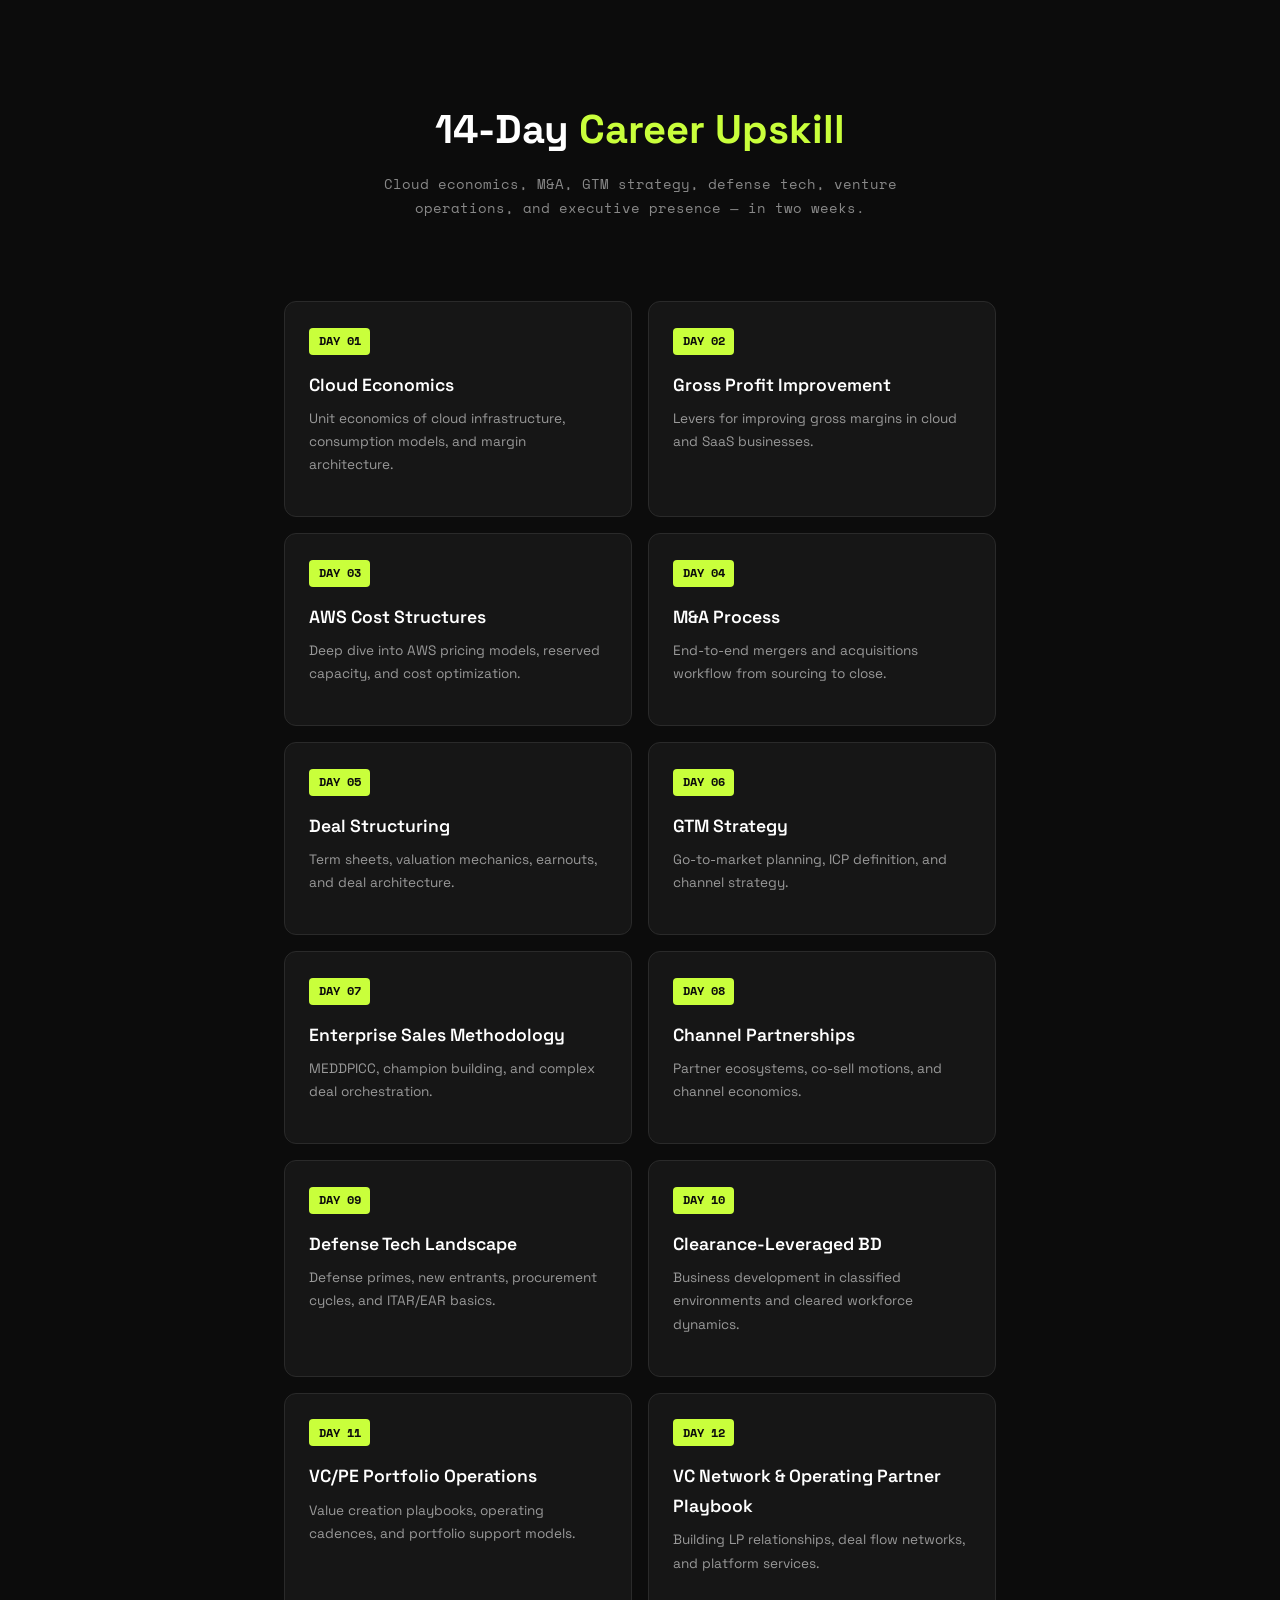
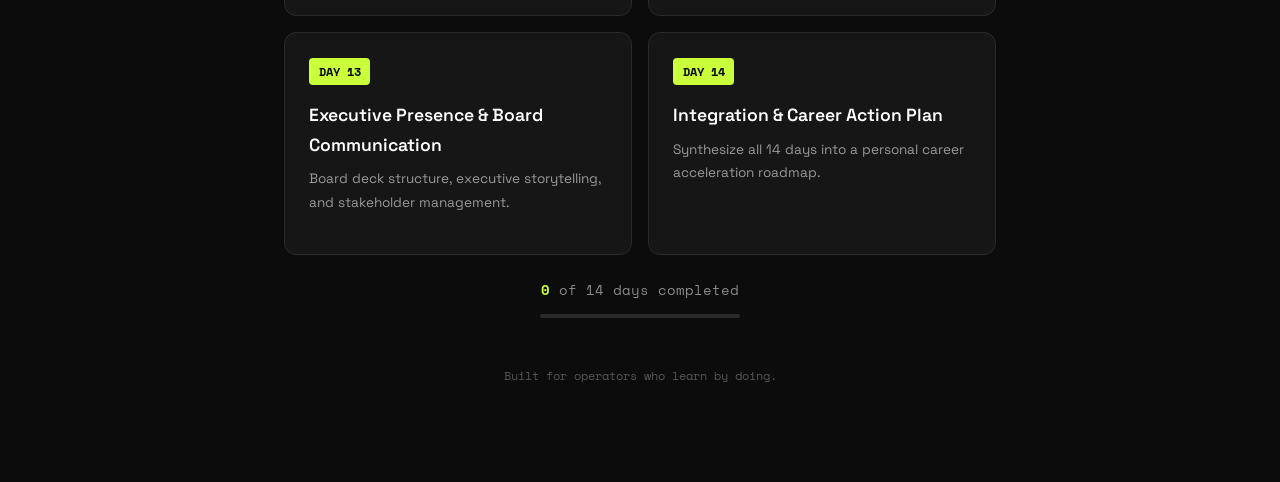
<file: index.html>
<!DOCTYPE html>
<html lang="en">
<head>
  <meta charset="UTF-8">
  <meta name="viewport" content="width=device-width, initial-scale=1.0">
  <title>14-Day Career Upskill Program</title>
  <meta name="description" content="Cloud economics, M&A, GTM strategy, defense tech, venture operations, and executive presence — in two weeks.">
  <meta property="og:title" content="14-Day Career Upskill Program">
  <meta property="og:description" content="Cloud economics, M&A, GTM strategy, defense tech, venture operations, and executive presence — in two weeks.">
  <meta property="og:type" content="website">
  <link rel="icon" href="favicon.svg" type="image/svg+xml">
  <link rel="preconnect" href="https://fonts.googleapis.com">
  <link rel="preconnect" href="https://fonts.gstatic.com" crossorigin>
  <link href="https://fonts.googleapis.com/css2?family=Space+Grotesk:wght@400;500;600;700&family=Space+Mono:wght@400;700&display=swap" rel="stylesheet">
  <link rel="stylesheet" href="styles.css">
</head>
<body>

  <div class="container">
    <div class="hero">
      <h1>14-Day <span class="accent">Career Upskill</span></h1>
      <p>Cloud economics, M&A, GTM strategy, defense tech, venture operations, and executive presence — in two weeks.</p>
    </div>
    <div class="day-grid">
      <a href="day-01.html" class="day-card">
        <span class="check-mark">&#10003;</span>
        <span class="day-badge">DAY 01</span>
        <h2>Cloud Economics</h2>
        <p>Unit economics of cloud infrastructure, consumption models, and margin architecture.</p>
      </a>
      <a href="day-02.html" class="day-card">
        <span class="check-mark">&#10003;</span>
        <span class="day-badge">DAY 02</span>
        <h2>Gross Profit Improvement</h2>
        <p>Levers for improving gross margins in cloud and SaaS businesses.</p>
      </a>
      <a href="day-03.html" class="day-card">
        <span class="check-mark">&#10003;</span>
        <span class="day-badge">DAY 03</span>
        <h2>AWS Cost Structures</h2>
        <p>Deep dive into AWS pricing models, reserved capacity, and cost optimization.</p>
      </a>
      <a href="day-04.html" class="day-card">
        <span class="check-mark">&#10003;</span>
        <span class="day-badge">DAY 04</span>
        <h2>M&A Process</h2>
        <p>End-to-end mergers and acquisitions workflow from sourcing to close.</p>
      </a>
      <a href="day-05.html" class="day-card">
        <span class="check-mark">&#10003;</span>
        <span class="day-badge">DAY 05</span>
        <h2>Deal Structuring</h2>
        <p>Term sheets, valuation mechanics, earnouts, and deal architecture.</p>
      </a>
      <a href="day-06.html" class="day-card">
        <span class="check-mark">&#10003;</span>
        <span class="day-badge">DAY 06</span>
        <h2>GTM Strategy</h2>
        <p>Go-to-market planning, ICP definition, and channel strategy.</p>
      </a>
      <a href="day-07.html" class="day-card">
        <span class="check-mark">&#10003;</span>
        <span class="day-badge">DAY 07</span>
        <h2>Enterprise Sales Methodology</h2>
        <p>MEDDPICC, champion building, and complex deal orchestration.</p>
      </a>
      <a href="day-08.html" class="day-card">
        <span class="check-mark">&#10003;</span>
        <span class="day-badge">DAY 08</span>
        <h2>Channel Partnerships</h2>
        <p>Partner ecosystems, co-sell motions, and channel economics.</p>
      </a>
      <a href="day-09.html" class="day-card">
        <span class="check-mark">&#10003;</span>
        <span class="day-badge">DAY 09</span>
        <h2>Defense Tech Landscape</h2>
        <p>Defense primes, new entrants, procurement cycles, and ITAR/EAR basics.</p>
      </a>
      <a href="day-10.html" class="day-card">
        <span class="check-mark">&#10003;</span>
        <span class="day-badge">DAY 10</span>
        <h2>Clearance-Leveraged BD</h2>
        <p>Business development in classified environments and cleared workforce dynamics.</p>
      </a>
      <a href="day-11.html" class="day-card">
        <span class="check-mark">&#10003;</span>
        <span class="day-badge">DAY 11</span>
        <h2>VC/PE Portfolio Operations</h2>
        <p>Value creation playbooks, operating cadences, and portfolio support models.</p>
      </a>
      <a href="day-12.html" class="day-card">
        <span class="check-mark">&#10003;</span>
        <span class="day-badge">DAY 12</span>
        <h2>VC Network & Operating Partner Playbook</h2>
        <p>Building LP relationships, deal flow networks, and platform services.</p>
      </a>
      <a href="day-13.html" class="day-card">
        <span class="check-mark">&#10003;</span>
        <span class="day-badge">DAY 13</span>
        <h2>Executive Presence & Board Communication</h2>
        <p>Board deck structure, executive storytelling, and stakeholder management.</p>
      </a>
      <a href="day-14.html" class="day-card">
        <span class="check-mark">&#10003;</span>
        <span class="day-badge">DAY 14</span>
        <h2>Integration & Career Action Plan</h2>
        <p>Synthesize all 14 days into a personal career acceleration roadmap.</p>
      </a>
    </div>
        <div class="progress-summary">
      <span class="count">0</span> of 14 days completed
      <div class="progress-bar-index"><div class="fill" style="width:0%"></div></div>
    </div>
    <div class="footer">Built for operators who learn by doing.</div>
  </div>

  <script src="app.js"></script>
</body>
</html>
</file>
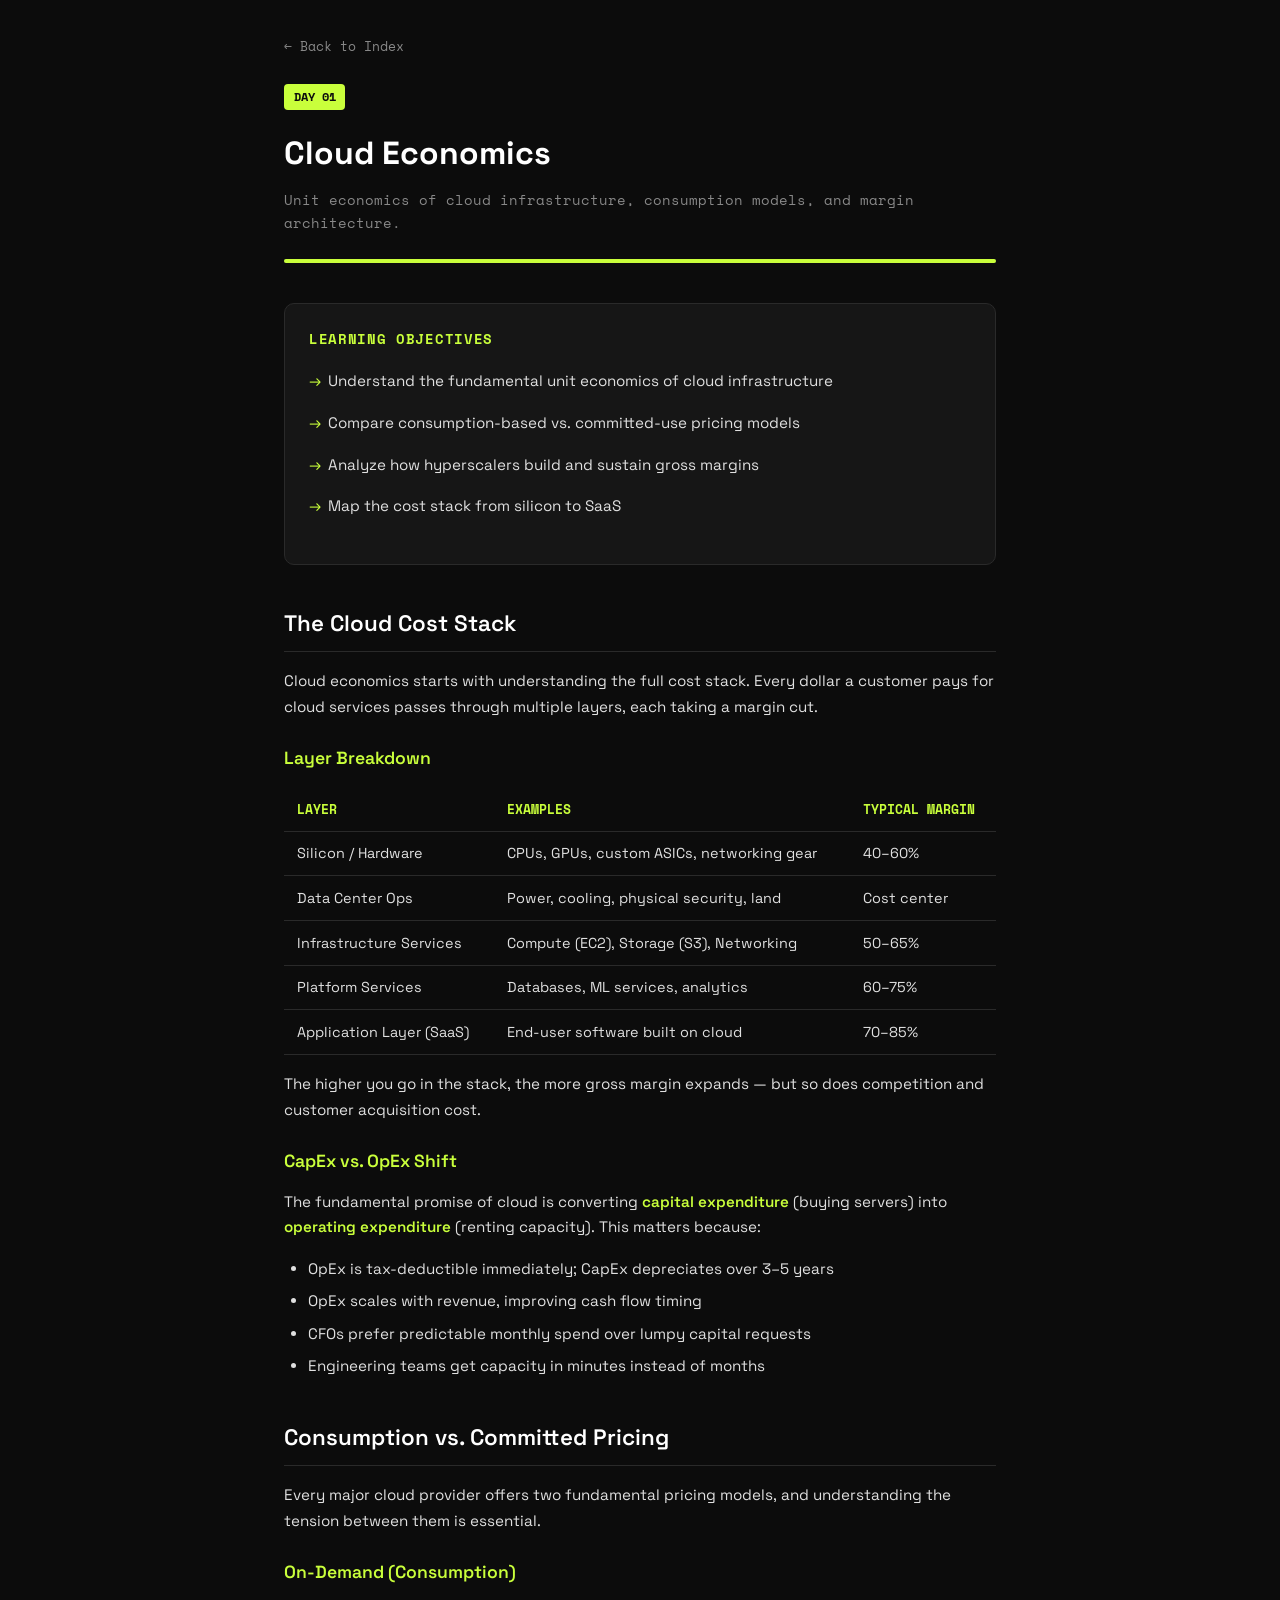
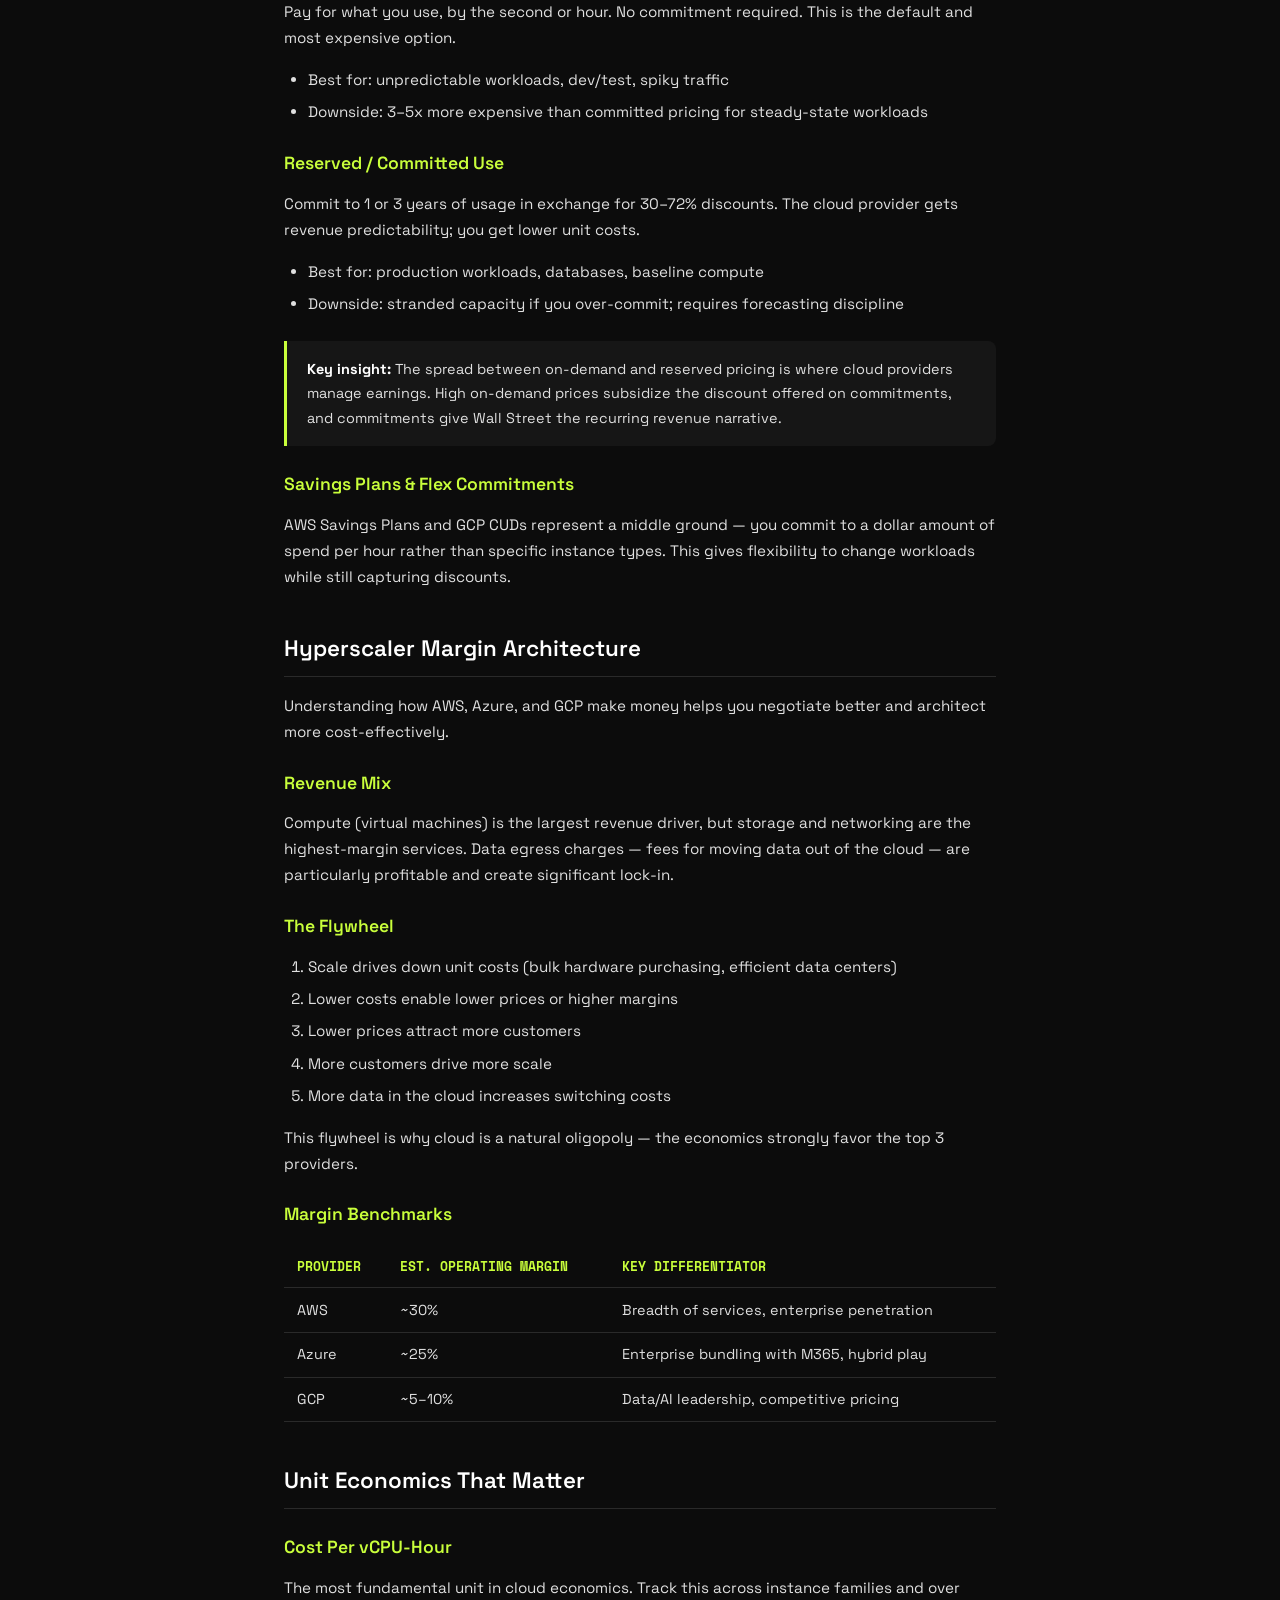
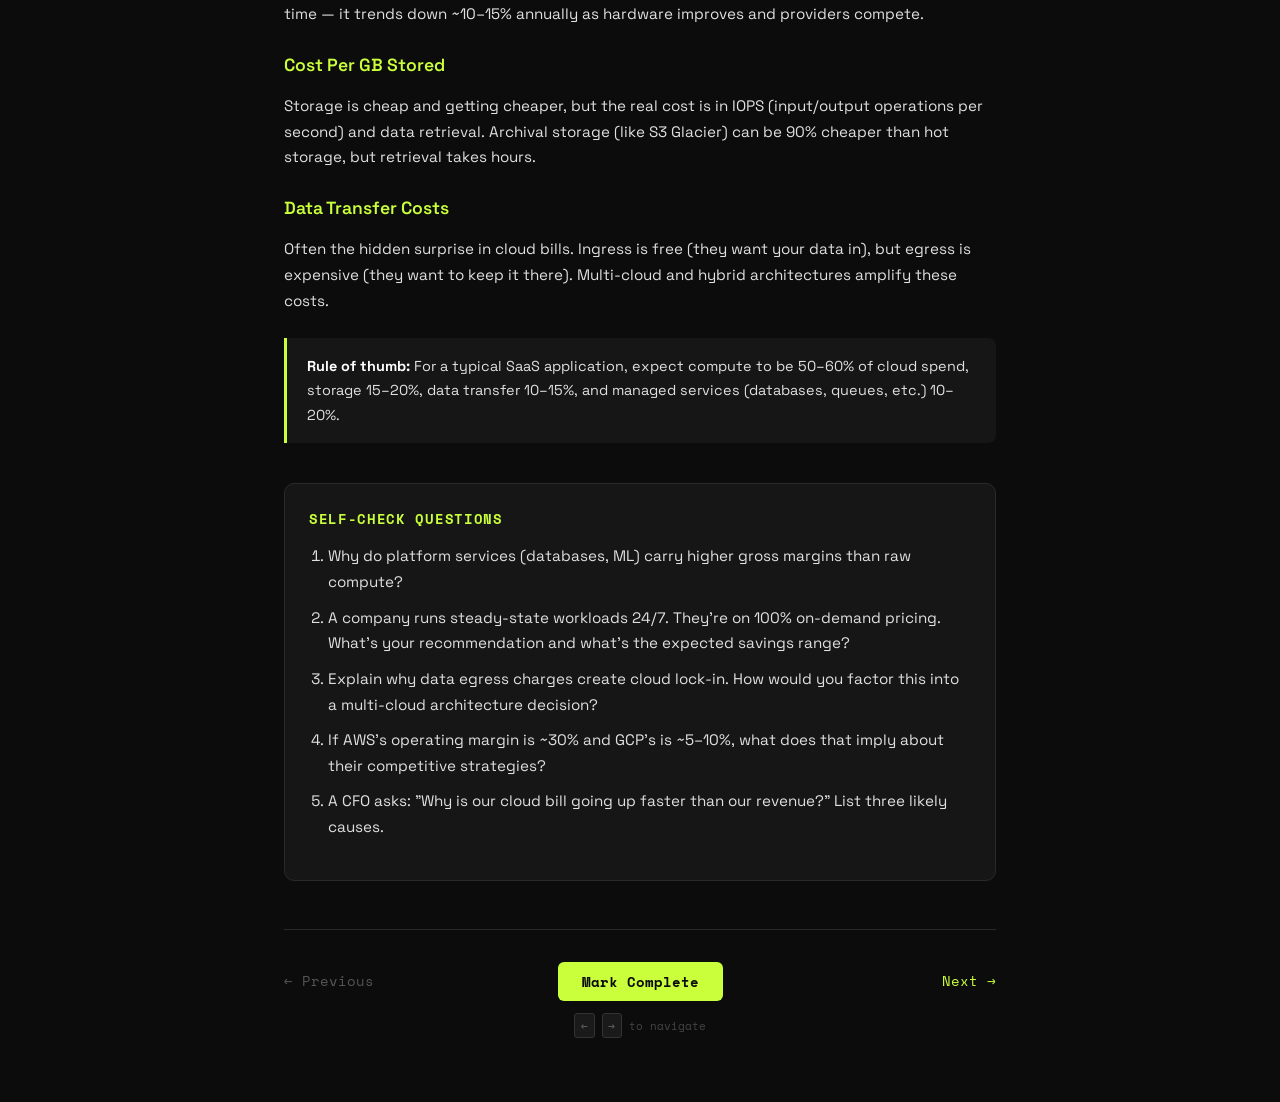
<file: day-01.html>
<!DOCTYPE html>
<html lang="en">
<head>
  <meta charset="UTF-8">
  <meta name="viewport" content="width=device-width, initial-scale=1.0">
  <title>Day 01 — Cloud Economics | 14-Day Career Upskill</title>
  <meta name="description" content="Unit economics of cloud infrastructure, consumption models, and margin architecture.">
  <meta property="og:title" content="Day 01 — Cloud Economics">
  <meta property="og:description" content="Unit economics of cloud infrastructure, consumption models, and margin architecture.">
  <meta property="og:type" content="website">
  <link rel="icon" href="favicon.svg" type="image/svg+xml">
  <link rel="preconnect" href="https://fonts.googleapis.com">
  <link rel="preconnect" href="https://fonts.gstatic.com" crossorigin>
  <link href="https://fonts.googleapis.com/css2?family=Space+Grotesk:wght@400;500;600;700&family=Space+Mono:wght@400;700&display=swap" rel="stylesheet">
  <link rel="stylesheet" href="styles.css">
</head>
<body>

  <div class="container">
    <a href="index.html" class="back-link">← Back to Index</a>
    <header>
      <span class="day-badge">DAY 01</span>
      <h1>Cloud Economics</h1>
      <p class="subtitle">Unit economics of cloud infrastructure, consumption models, and margin architecture.</p>
      <div class="progress-bar"><div class="progress-fill"></div></div>
    </header>

    <div class="objectives">
      <h2>Learning Objectives</h2>
      <ul>
        <li>Understand the fundamental unit economics of cloud infrastructure</li>
        <li>Compare consumption-based vs. committed-use pricing models</li>
        <li>Analyze how hyperscalers build and sustain gross margins</li>
        <li>Map the cost stack from silicon to SaaS</li>
      </ul>
    </div>

    <section>
      <h2>The Cloud Cost Stack</h2>
      <p>Cloud economics starts with understanding the full cost stack. Every dollar a customer pays for cloud services passes through multiple layers, each taking a margin cut.</p>

      <h3>Layer Breakdown</h3>
      <table>
        <thead>
          <tr><th>Layer</th><th>Examples</th><th>Typical Margin</th></tr>
        </thead>
        <tbody>
          <tr><td>Silicon / Hardware</td><td>CPUs, GPUs, custom ASICs, networking gear</td><td>40–60%</td></tr>
          <tr><td>Data Center Ops</td><td>Power, cooling, physical security, land</td><td>Cost center</td></tr>
          <tr><td>Infrastructure Services</td><td>Compute (EC2), Storage (S3), Networking</td><td>50–65%</td></tr>
          <tr><td>Platform Services</td><td>Databases, ML services, analytics</td><td>60–75%</td></tr>
          <tr><td>Application Layer (SaaS)</td><td>End-user software built on cloud</td><td>70–85%</td></tr>
        </tbody>
      </table>
      <p>The higher you go in the stack, the more gross margin expands — but so does competition and customer acquisition cost.</p>

      <h3>CapEx vs. OpEx Shift</h3>
      <p>The fundamental promise of cloud is converting <span class="key-term">capital expenditure</span> (buying servers) into <span class="key-term">operating expenditure</span> (renting capacity). This matters because:</p>
      <ul>
        <li>OpEx is tax-deductible immediately; CapEx depreciates over 3–5 years</li>
        <li>OpEx scales with revenue, improving cash flow timing</li>
        <li>CFOs prefer predictable monthly spend over lumpy capital requests</li>
        <li>Engineering teams get capacity in minutes instead of months</li>
      </ul>
    </section>

    <section>
      <h2>Consumption vs. Committed Pricing</h2>
      <p>Every major cloud provider offers two fundamental pricing models, and understanding the tension between them is essential.</p>

      <h3>On-Demand (Consumption)</h3>
      <p>Pay for what you use, by the second or hour. No commitment required. This is the default and most expensive option.</p>
      <ul>
        <li>Best for: unpredictable workloads, dev/test, spiky traffic</li>
        <li>Downside: 3–5x more expensive than committed pricing for steady-state workloads</li>
      </ul>

      <h3>Reserved / Committed Use</h3>
      <p>Commit to 1 or 3 years of usage in exchange for 30–72% discounts. The cloud provider gets revenue predictability; you get lower unit costs.</p>
      <ul>
        <li>Best for: production workloads, databases, baseline compute</li>
        <li>Downside: stranded capacity if you over-commit; requires forecasting discipline</li>
      </ul>

      <div class="callout">
        <strong>Key insight:</strong> The spread between on-demand and reserved pricing is where cloud providers manage earnings. High on-demand prices subsidize the discount offered on commitments, and commitments give Wall Street the recurring revenue narrative.
      </div>

      <h3>Savings Plans & Flex Commitments</h3>
      <p>AWS Savings Plans and GCP CUDs represent a middle ground — you commit to a dollar amount of spend per hour rather than specific instance types. This gives flexibility to change workloads while still capturing discounts.</p>
    </section>

    <section>
      <h2>Hyperscaler Margin Architecture</h2>
      <p>Understanding how AWS, Azure, and GCP make money helps you negotiate better and architect more cost-effectively.</p>

      <h3>Revenue Mix</h3>
      <p>Compute (virtual machines) is the largest revenue driver, but storage and networking are the highest-margin services. Data egress charges — fees for moving data out of the cloud — are particularly profitable and create significant lock-in.</p>

      <h3>The Flywheel</h3>
      <ol>
        <li>Scale drives down unit costs (bulk hardware purchasing, efficient data centers)</li>
        <li>Lower costs enable lower prices or higher margins</li>
        <li>Lower prices attract more customers</li>
        <li>More customers drive more scale</li>
        <li>More data in the cloud increases switching costs</li>
      </ol>
      <p>This flywheel is why cloud is a natural oligopoly — the economics strongly favor the top 3 providers.</p>

      <h3>Margin Benchmarks</h3>
      <table>
        <thead>
          <tr><th>Provider</th><th>Est. Operating Margin</th><th>Key Differentiator</th></tr>
        </thead>
        <tbody>
          <tr><td>AWS</td><td>~30%</td><td>Breadth of services, enterprise penetration</td></tr>
          <tr><td>Azure</td><td>~25%</td><td>Enterprise bundling with M365, hybrid play</td></tr>
          <tr><td>GCP</td><td>~5–10%</td><td>Data/AI leadership, competitive pricing</td></tr>
        </tbody>
      </table>
    </section>

    <section>
      <h2>Unit Economics That Matter</h2>

      <h3>Cost Per vCPU-Hour</h3>
      <p>The most fundamental unit in cloud economics. Track this across instance families and over time — it trends down ~10–15% annually as hardware improves and providers compete.</p>

      <h3>Cost Per GB Stored</h3>
      <p>Storage is cheap and getting cheaper, but the real cost is in IOPS (input/output operations per second) and data retrieval. Archival storage (like S3 Glacier) can be 90% cheaper than hot storage, but retrieval takes hours.</p>

      <h3>Data Transfer Costs</h3>
      <p>Often the hidden surprise in cloud bills. Ingress is free (they want your data in), but egress is expensive (they want to keep it there). Multi-cloud and hybrid architectures amplify these costs.</p>

      <div class="callout">
        <strong>Rule of thumb:</strong> For a typical SaaS application, expect compute to be 50–60% of cloud spend, storage 15–20%, data transfer 10–15%, and managed services (databases, queues, etc.) 10–20%.
      </div>
    </section>

    <div class="self-check">
      <h2>Self-Check Questions</h2>
      <ol>
        <li>Why do platform services (databases, ML) carry higher gross margins than raw compute?</li>
        <li>A company runs steady-state workloads 24/7. They're on 100% on-demand pricing. What's your recommendation and what's the expected savings range?</li>
        <li>Explain why data egress charges create cloud lock-in. How would you factor this into a multi-cloud architecture decision?</li>
        <li>If AWS's operating margin is ~30% and GCP's is ~5–10%, what does that imply about their competitive strategies?</li>
        <li>A CFO asks: "Why is our cloud bill going up faster than our revenue?" List three likely causes.</li>
      </ol>
    </div>

    <nav class="lesson-nav">
      <span class="disabled nav-prev">← Previous</span>
      <button class="mark-complete-btn" data-day="01">Mark Complete</button>
      <a class="nav-next" href="day-02.html">Next →</a>
    </nav>
    <div class="keyboard-hint"><kbd>&larr;</kbd> <kbd>&rarr;</kbd> to navigate</div>
  </div>
  <script src="app.js"></script>
</body>
</html>
</file>
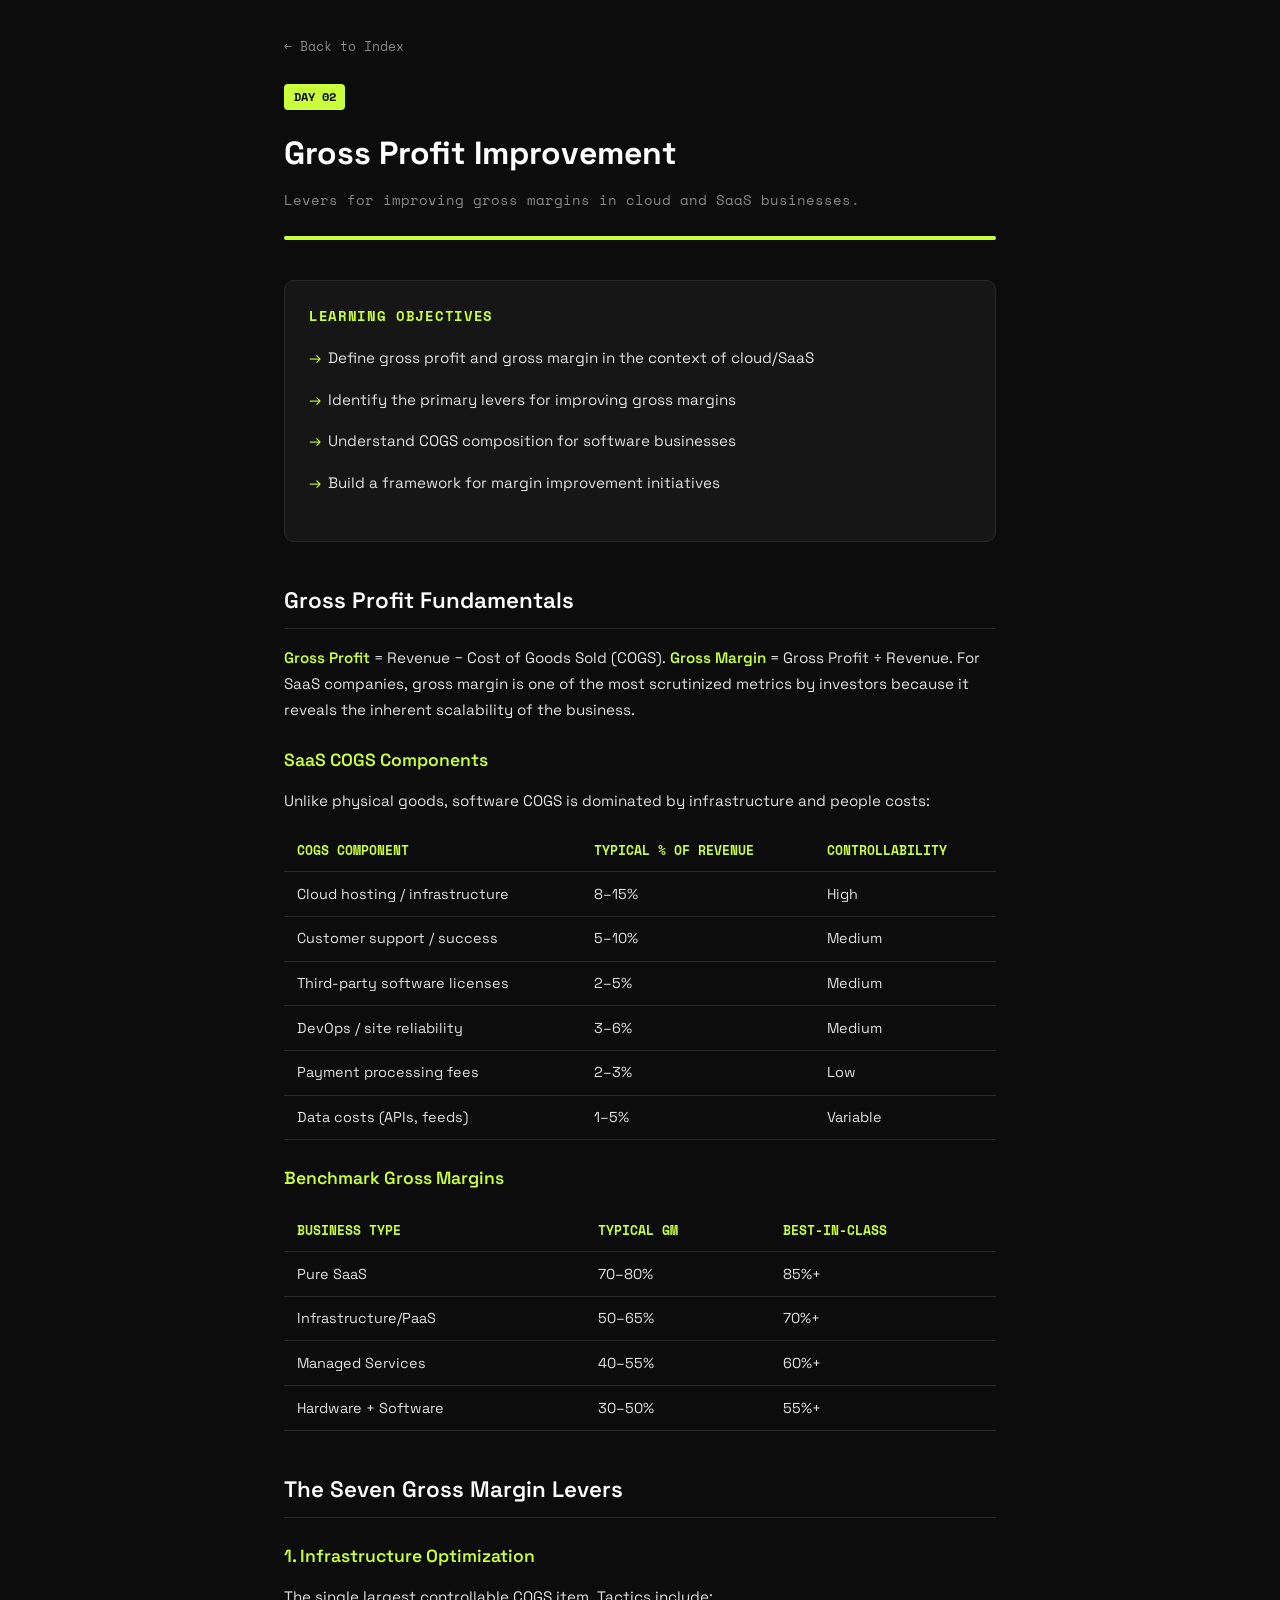
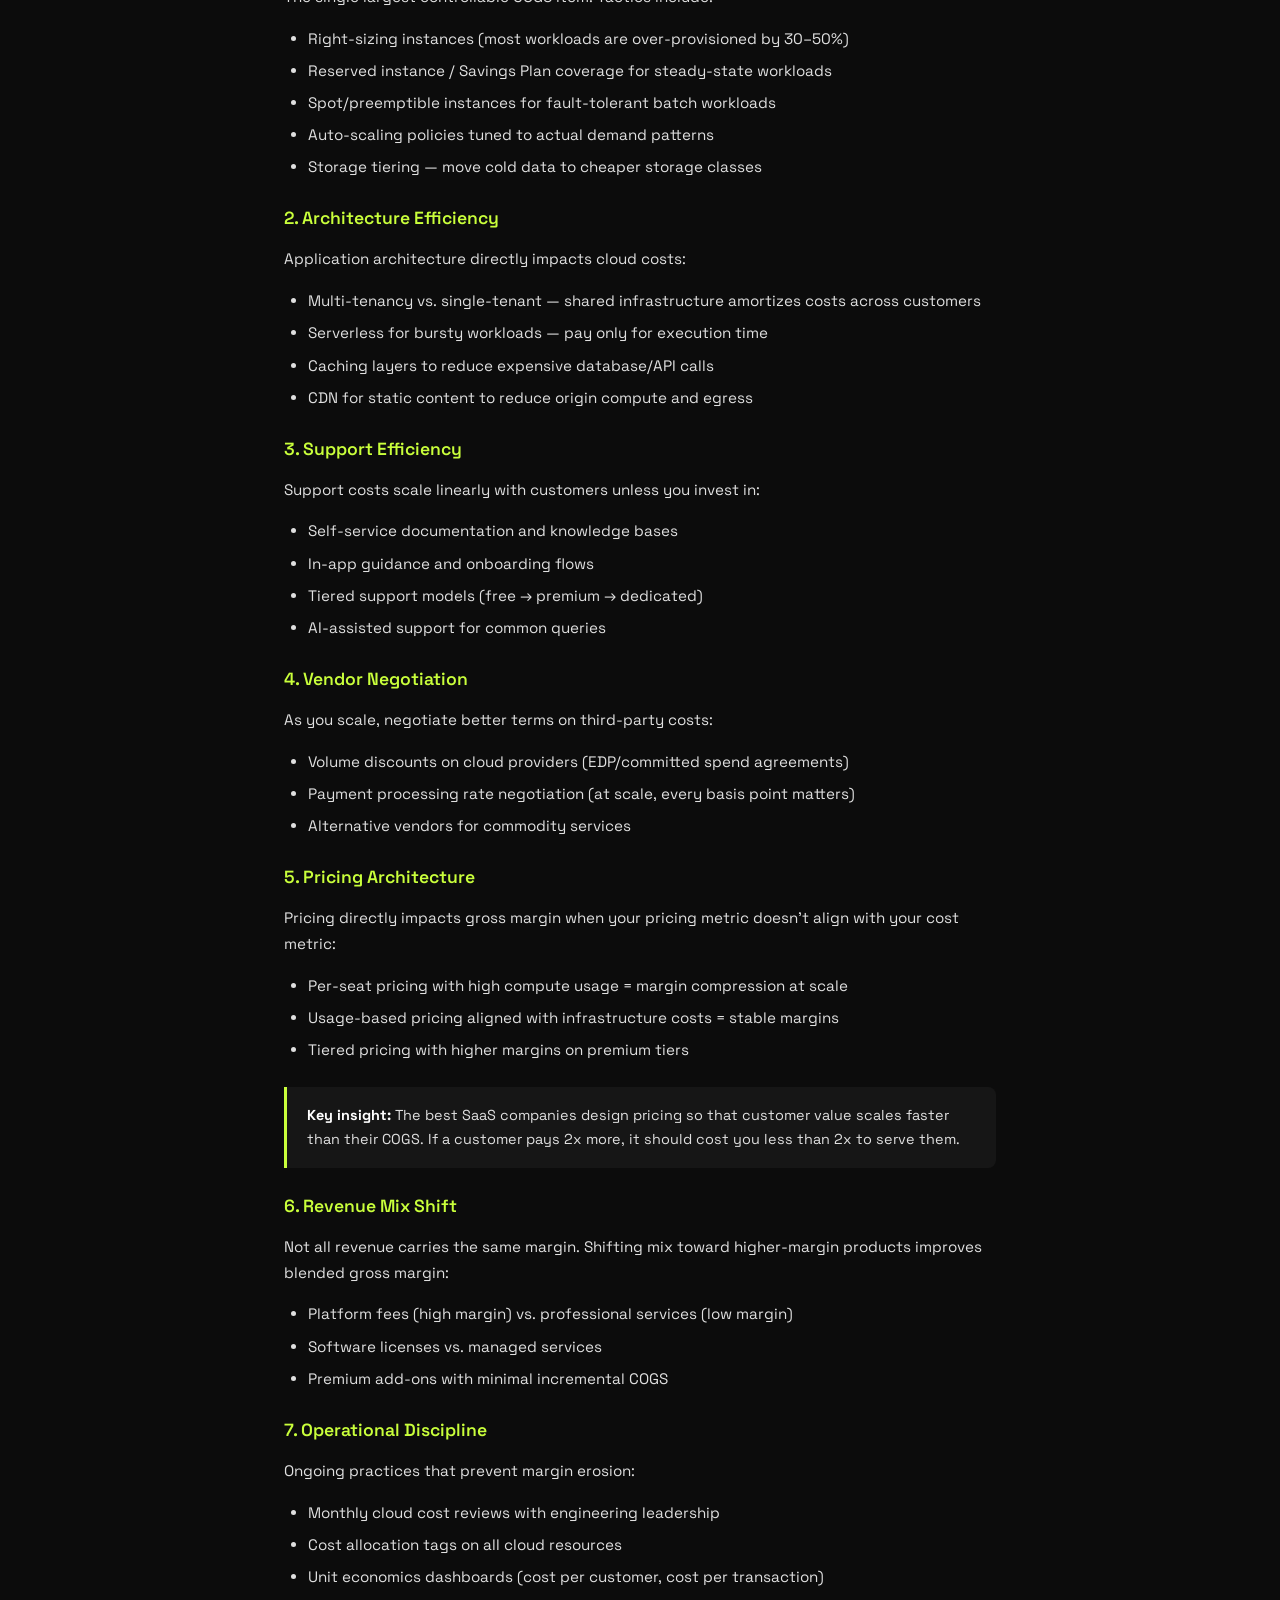
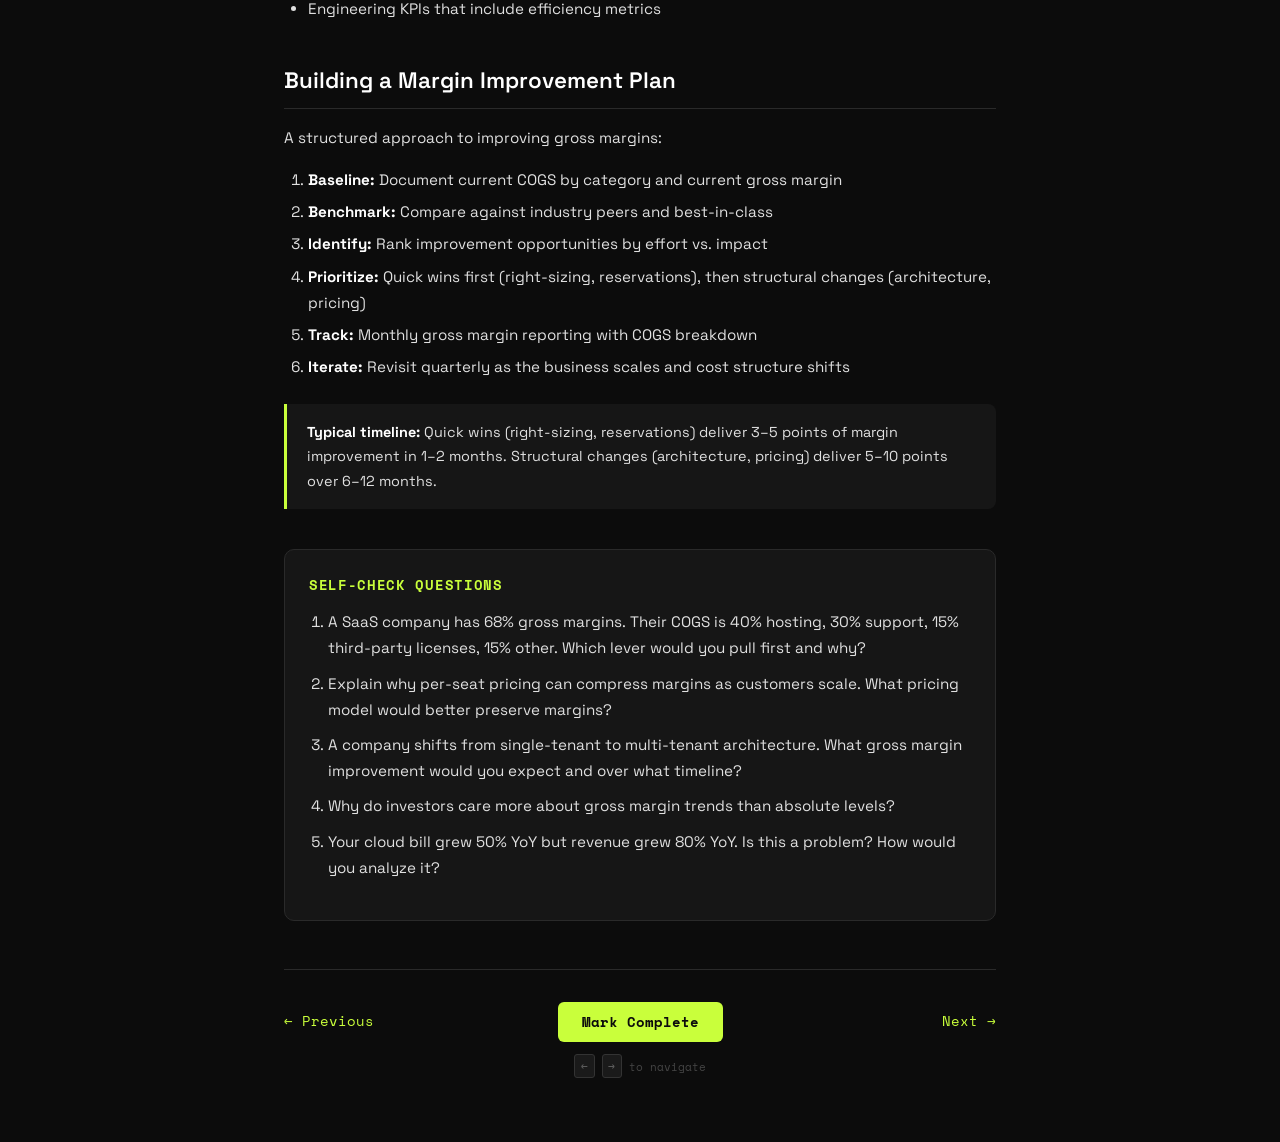
<file: day-02.html>
<!DOCTYPE html>
<html lang="en">
<head>
  <meta charset="UTF-8">
  <meta name="viewport" content="width=device-width, initial-scale=1.0">
  <title>Day 02 — Gross Profit Improvement | 14-Day Career Upskill</title>
  <meta name="description" content="Levers for improving gross margins in cloud and SaaS businesses.">
  <meta property="og:title" content="Day 02 — Gross Profit Improvement">
  <meta property="og:description" content="Levers for improving gross margins in cloud and SaaS businesses.">
  <meta property="og:type" content="website">
  <link rel="icon" href="favicon.svg" type="image/svg+xml">
  <link rel="preconnect" href="https://fonts.googleapis.com">
  <link rel="preconnect" href="https://fonts.gstatic.com" crossorigin>
  <link href="https://fonts.googleapis.com/css2?family=Space+Grotesk:wght@400;500;600;700&family=Space+Mono:wght@400;700&display=swap" rel="stylesheet">
  <link rel="stylesheet" href="styles.css">
</head>
<body>

  <div class="container">
    <a href="index.html" class="back-link">← Back to Index</a>
    <header>
      <span class="day-badge">DAY 02</span>
      <h1>Gross Profit Improvement</h1>
      <p class="subtitle">Levers for improving gross margins in cloud and SaaS businesses.</p>
      <div class="progress-bar"><div class="progress-fill"></div></div>
    </header>

    <div class="objectives">
      <h2>Learning Objectives</h2>
      <ul>
        <li>Define gross profit and gross margin in the context of cloud/SaaS</li>
        <li>Identify the primary levers for improving gross margins</li>
        <li>Understand COGS composition for software businesses</li>
        <li>Build a framework for margin improvement initiatives</li>
      </ul>
    </div>

    <section>
      <h2>Gross Profit Fundamentals</h2>
      <p><span class="key-term">Gross Profit</span> = Revenue − Cost of Goods Sold (COGS). <span class="key-term">Gross Margin</span> = Gross Profit ÷ Revenue. For SaaS companies, gross margin is one of the most scrutinized metrics by investors because it reveals the inherent scalability of the business.</p>

      <h3>SaaS COGS Components</h3>
      <p>Unlike physical goods, software COGS is dominated by infrastructure and people costs:</p>
      <table>
        <thead>
          <tr><th>COGS Component</th><th>Typical % of Revenue</th><th>Controllability</th></tr>
        </thead>
        <tbody>
          <tr><td>Cloud hosting / infrastructure</td><td>8–15%</td><td>High</td></tr>
          <tr><td>Customer support / success</td><td>5–10%</td><td>Medium</td></tr>
          <tr><td>Third-party software licenses</td><td>2–5%</td><td>Medium</td></tr>
          <tr><td>DevOps / site reliability</td><td>3–6%</td><td>Medium</td></tr>
          <tr><td>Payment processing fees</td><td>2–3%</td><td>Low</td></tr>
          <tr><td>Data costs (APIs, feeds)</td><td>1–5%</td><td>Variable</td></tr>
        </tbody>
      </table>

      <h3>Benchmark Gross Margins</h3>
      <table>
        <thead>
          <tr><th>Business Type</th><th>Typical GM</th><th>Best-in-Class</th></tr>
        </thead>
        <tbody>
          <tr><td>Pure SaaS</td><td>70–80%</td><td>85%+</td></tr>
          <tr><td>Infrastructure/PaaS</td><td>50–65%</td><td>70%+</td></tr>
          <tr><td>Managed Services</td><td>40–55%</td><td>60%+</td></tr>
          <tr><td>Hardware + Software</td><td>30–50%</td><td>55%+</td></tr>
        </tbody>
      </table>
    </section>

    <section>
      <h2>The Seven Gross Margin Levers</h2>

      <h3>1. Infrastructure Optimization</h3>
      <p>The single largest controllable COGS item. Tactics include:</p>
      <ul>
        <li>Right-sizing instances (most workloads are over-provisioned by 30–50%)</li>
        <li>Reserved instance / Savings Plan coverage for steady-state workloads</li>
        <li>Spot/preemptible instances for fault-tolerant batch workloads</li>
        <li>Auto-scaling policies tuned to actual demand patterns</li>
        <li>Storage tiering — move cold data to cheaper storage classes</li>
      </ul>

      <h3>2. Architecture Efficiency</h3>
      <p>Application architecture directly impacts cloud costs:</p>
      <ul>
        <li>Multi-tenancy vs. single-tenant — shared infrastructure amortizes costs across customers</li>
        <li>Serverless for bursty workloads — pay only for execution time</li>
        <li>Caching layers to reduce expensive database/API calls</li>
        <li>CDN for static content to reduce origin compute and egress</li>
      </ul>

      <h3>3. Support Efficiency</h3>
      <p>Support costs scale linearly with customers unless you invest in:</p>
      <ul>
        <li>Self-service documentation and knowledge bases</li>
        <li>In-app guidance and onboarding flows</li>
        <li>Tiered support models (free → premium → dedicated)</li>
        <li>AI-assisted support for common queries</li>
      </ul>

      <h3>4. Vendor Negotiation</h3>
      <p>As you scale, negotiate better terms on third-party costs:</p>
      <ul>
        <li>Volume discounts on cloud providers (EDP/committed spend agreements)</li>
        <li>Payment processing rate negotiation (at scale, every basis point matters)</li>
        <li>Alternative vendors for commodity services</li>
      </ul>

      <h3>5. Pricing Architecture</h3>
      <p>Pricing directly impacts gross margin when your pricing metric doesn't align with your cost metric:</p>
      <ul>
        <li>Per-seat pricing with high compute usage = margin compression at scale</li>
        <li>Usage-based pricing aligned with infrastructure costs = stable margins</li>
        <li>Tiered pricing with higher margins on premium tiers</li>
      </ul>

      <div class="callout">
        <strong>Key insight:</strong> The best SaaS companies design pricing so that customer value scales faster than their COGS. If a customer pays 2x more, it should cost you less than 2x to serve them.
      </div>

      <h3>6. Revenue Mix Shift</h3>
      <p>Not all revenue carries the same margin. Shifting mix toward higher-margin products improves blended gross margin:</p>
      <ul>
        <li>Platform fees (high margin) vs. professional services (low margin)</li>
        <li>Software licenses vs. managed services</li>
        <li>Premium add-ons with minimal incremental COGS</li>
      </ul>

      <h3>7. Operational Discipline</h3>
      <p>Ongoing practices that prevent margin erosion:</p>
      <ul>
        <li>Monthly cloud cost reviews with engineering leadership</li>
        <li>Cost allocation tags on all cloud resources</li>
        <li>Unit economics dashboards (cost per customer, cost per transaction)</li>
        <li>Engineering KPIs that include efficiency metrics</li>
      </ul>
    </section>

    <section>
      <h2>Building a Margin Improvement Plan</h2>
      <p>A structured approach to improving gross margins:</p>
      <ol>
        <li><strong>Baseline:</strong> Document current COGS by category and current gross margin</li>
        <li><strong>Benchmark:</strong> Compare against industry peers and best-in-class</li>
        <li><strong>Identify:</strong> Rank improvement opportunities by effort vs. impact</li>
        <li><strong>Prioritize:</strong> Quick wins first (right-sizing, reservations), then structural changes (architecture, pricing)</li>
        <li><strong>Track:</strong> Monthly gross margin reporting with COGS breakdown</li>
        <li><strong>Iterate:</strong> Revisit quarterly as the business scales and cost structure shifts</li>
      </ol>

      <div class="callout">
        <strong>Typical timeline:</strong> Quick wins (right-sizing, reservations) deliver 3–5 points of margin improvement in 1–2 months. Structural changes (architecture, pricing) deliver 5–10 points over 6–12 months.
      </div>
    </section>

    <div class="self-check">
      <h2>Self-Check Questions</h2>
      <ol>
        <li>A SaaS company has 68% gross margins. Their COGS is 40% hosting, 30% support, 15% third-party licenses, 15% other. Which lever would you pull first and why?</li>
        <li>Explain why per-seat pricing can compress margins as customers scale. What pricing model would better preserve margins?</li>
        <li>A company shifts from single-tenant to multi-tenant architecture. What gross margin improvement would you expect and over what timeline?</li>
        <li>Why do investors care more about gross margin trends than absolute levels?</li>
        <li>Your cloud bill grew 50% YoY but revenue grew 80% YoY. Is this a problem? How would you analyze it?</li>
      </ol>
    </div>

    <nav class="lesson-nav">
      <a class="nav-prev" href="day-01.html">← Previous</a>
      <button class="mark-complete-btn" data-day="02">Mark Complete</button>
      <a class="nav-next" href="day-03.html">Next →</a>
    </nav>
    <div class="keyboard-hint"><kbd>&larr;</kbd> <kbd>&rarr;</kbd> to navigate</div>
  </div>
  <script src="app.js"></script>
</body>
</html>
</file>
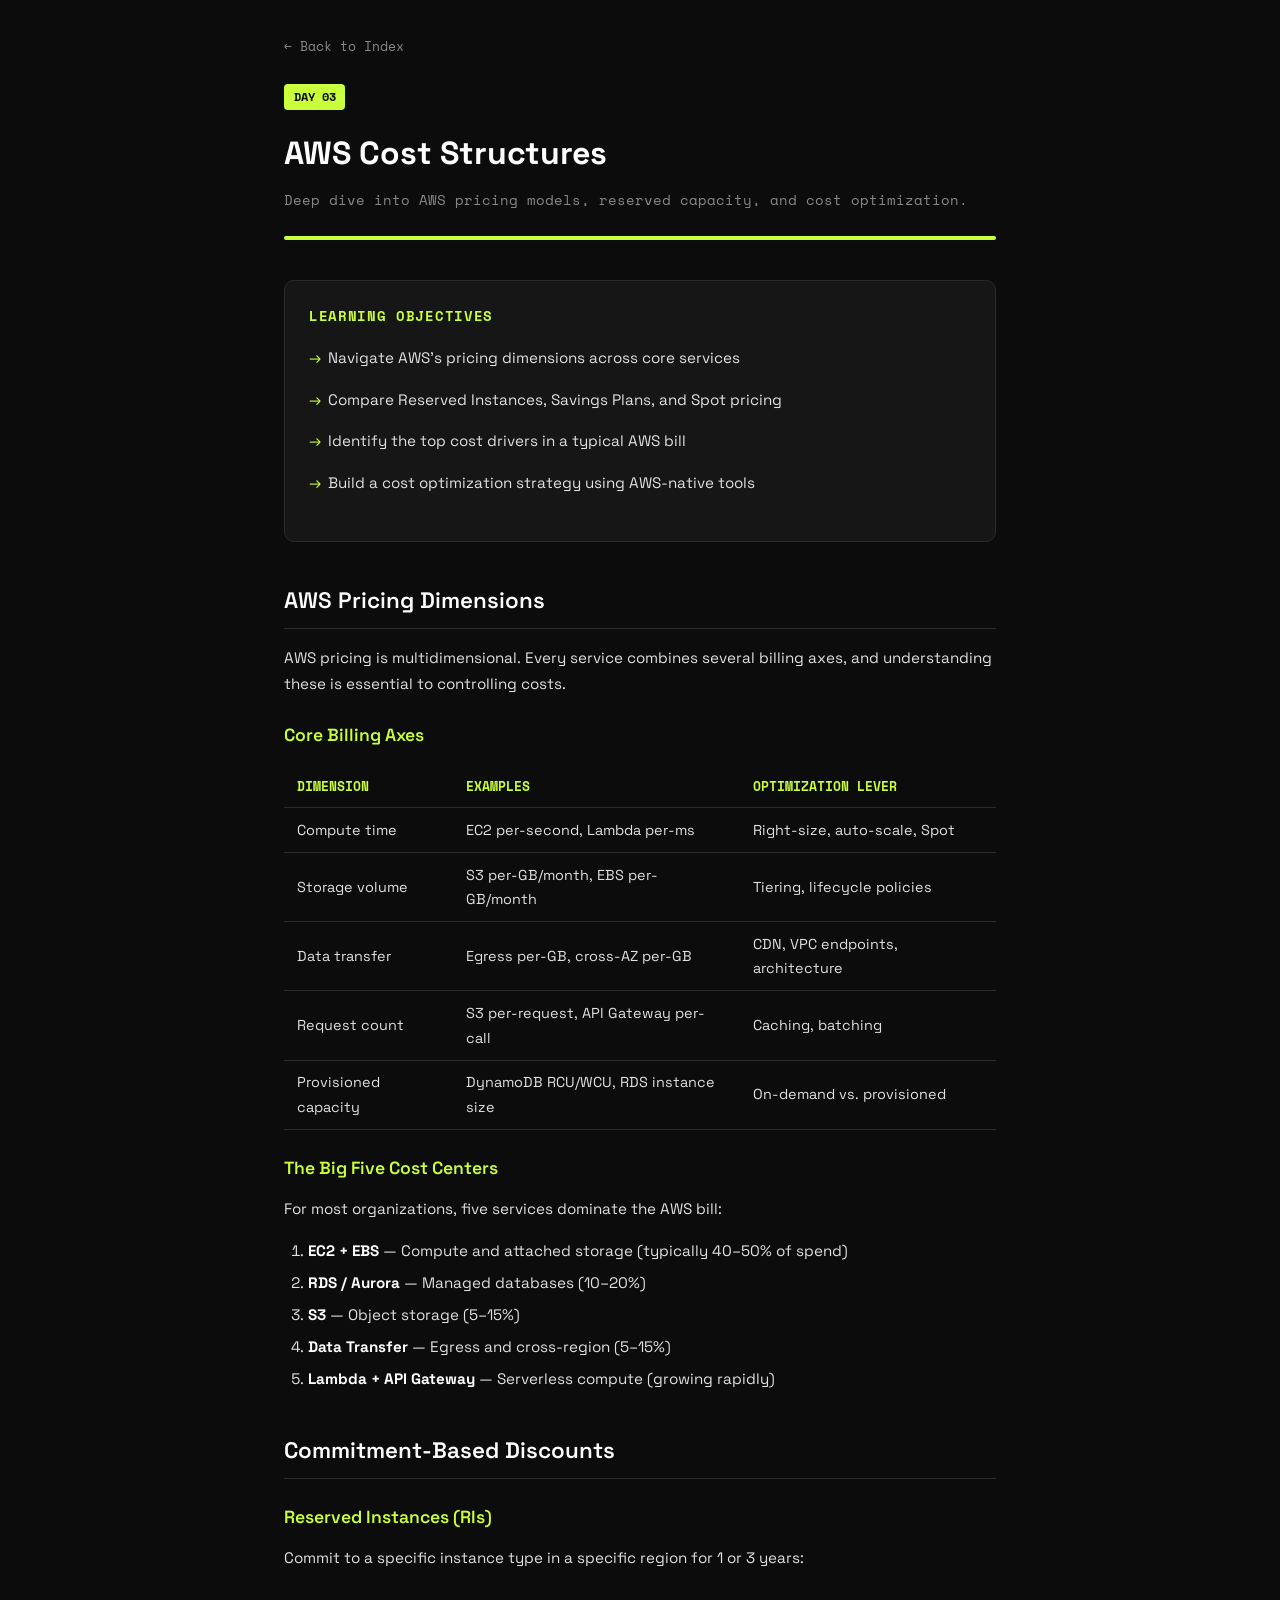
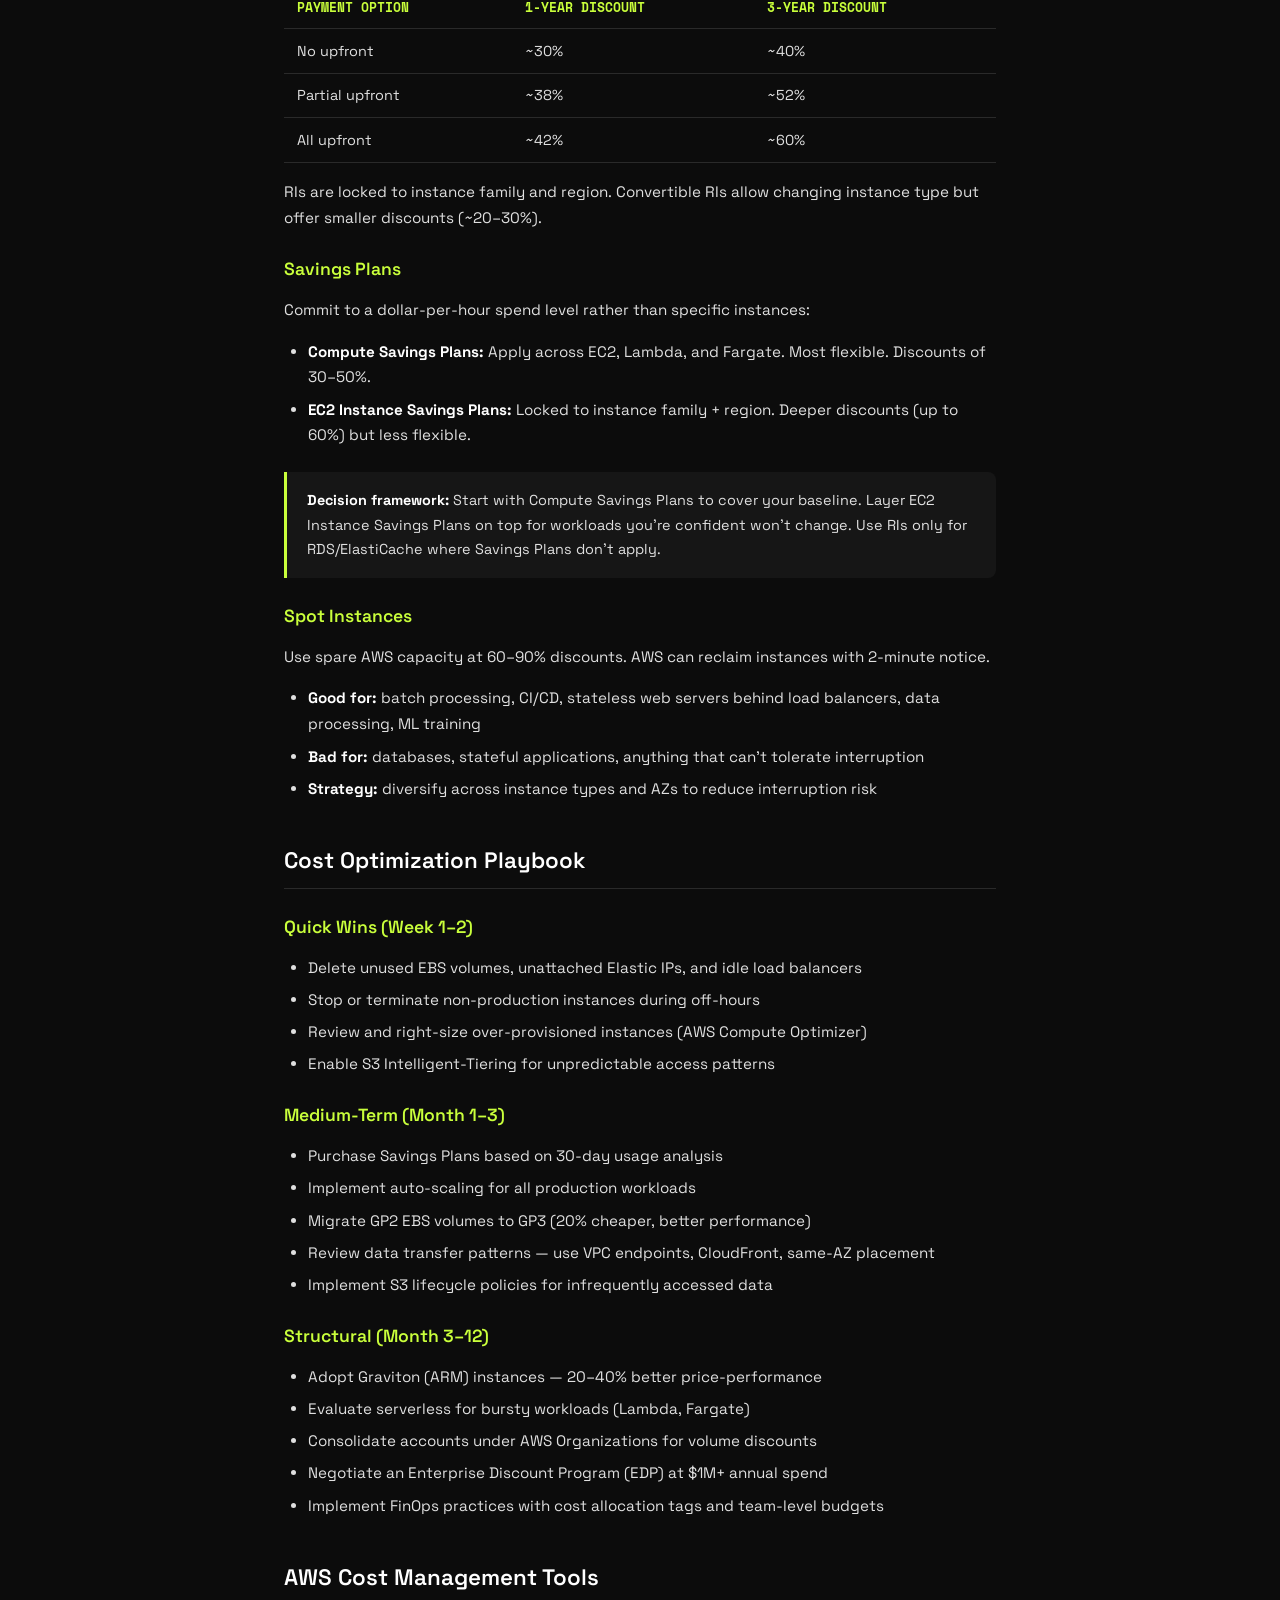
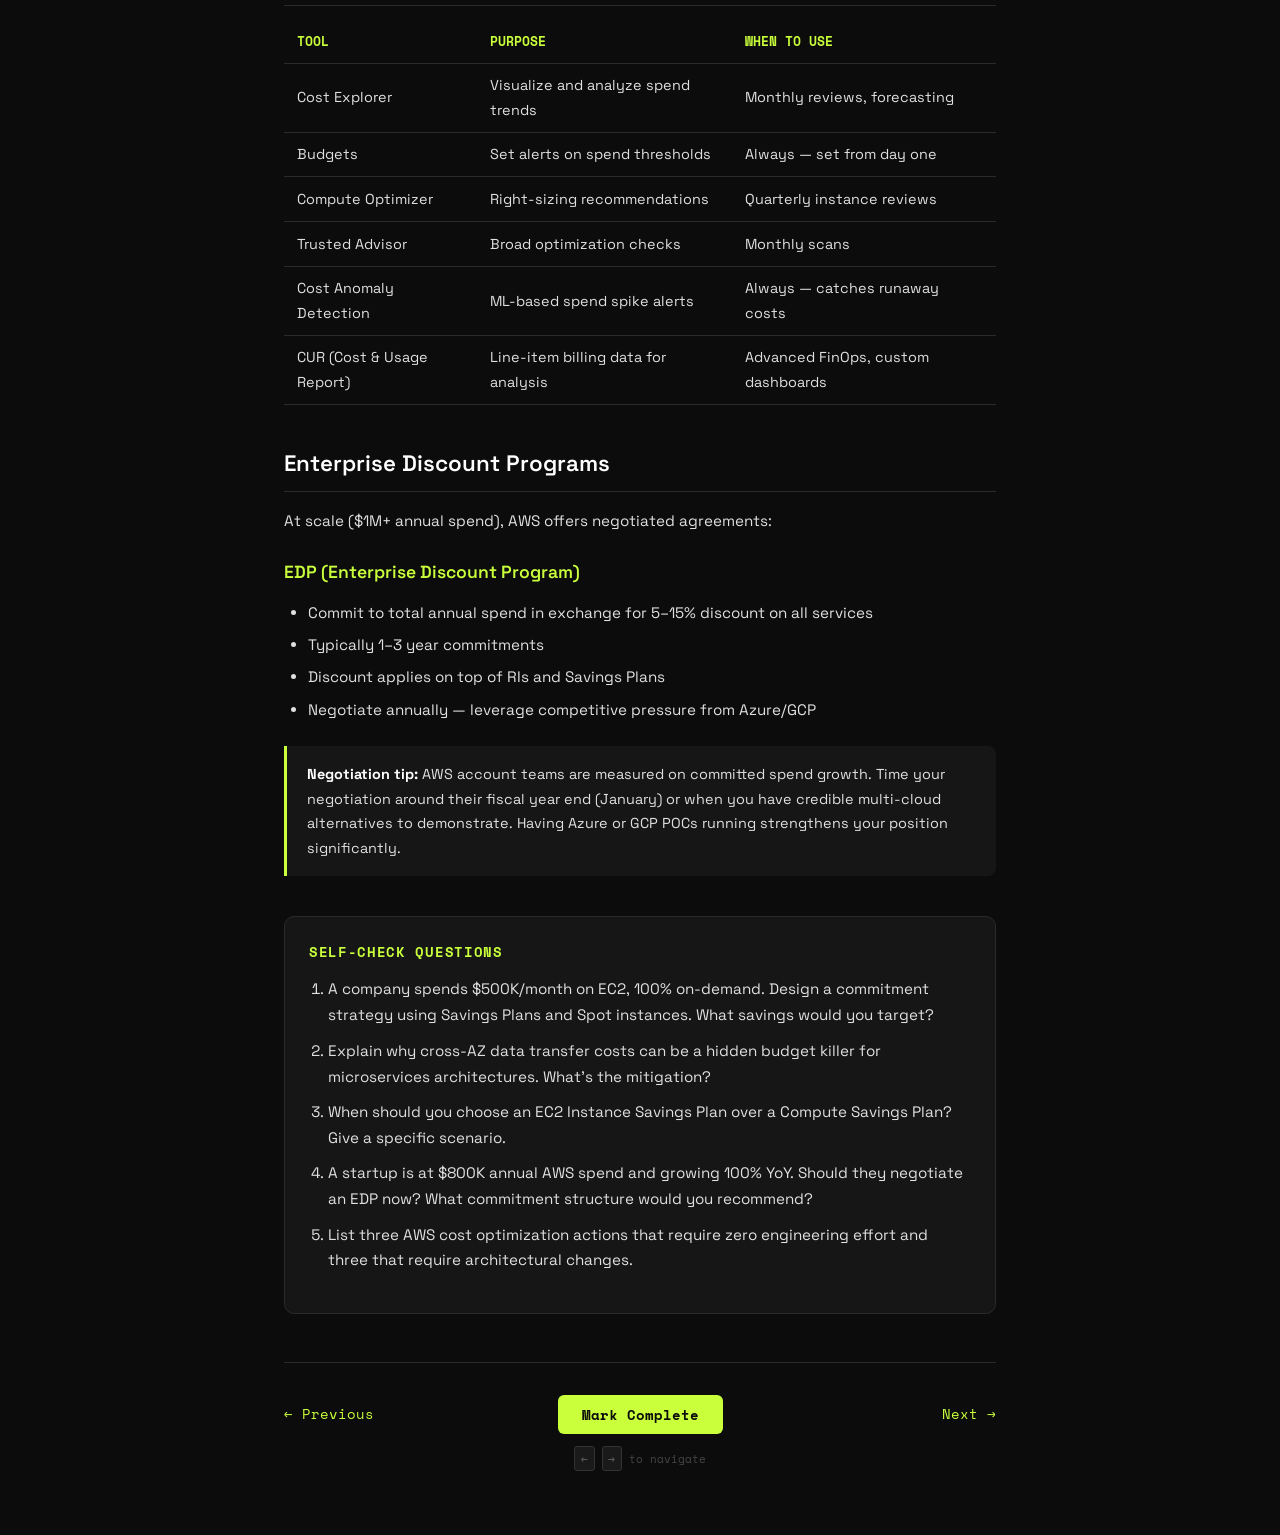
<file: day-03.html>
<!DOCTYPE html>
<html lang="en">
<head>
  <meta charset="UTF-8">
  <meta name="viewport" content="width=device-width, initial-scale=1.0">
  <title>Day 03 — AWS Cost Structures | 14-Day Career Upskill</title>
  <meta name="description" content="Deep dive into AWS pricing models, reserved capacity, and cost optimization.">
  <meta property="og:title" content="Day 03 — AWS Cost Structures">
  <meta property="og:description" content="Deep dive into AWS pricing models, reserved capacity, and cost optimization.">
  <meta property="og:type" content="website">
  <link rel="icon" href="favicon.svg" type="image/svg+xml">
  <link rel="preconnect" href="https://fonts.googleapis.com">
  <link rel="preconnect" href="https://fonts.gstatic.com" crossorigin>
  <link href="https://fonts.googleapis.com/css2?family=Space+Grotesk:wght@400;500;600;700&family=Space+Mono:wght@400;700&display=swap" rel="stylesheet">
  <link rel="stylesheet" href="styles.css">
</head>
<body>

  <div class="container">
    <a href="index.html" class="back-link">← Back to Index</a>
    <header>
      <span class="day-badge">DAY 03</span>
      <h1>AWS Cost Structures</h1>
      <p class="subtitle">Deep dive into AWS pricing models, reserved capacity, and cost optimization.</p>
      <div class="progress-bar"><div class="progress-fill"></div></div>
    </header>

    <div class="objectives">
      <h2>Learning Objectives</h2>
      <ul>
        <li>Navigate AWS's pricing dimensions across core services</li>
        <li>Compare Reserved Instances, Savings Plans, and Spot pricing</li>
        <li>Identify the top cost drivers in a typical AWS bill</li>
        <li>Build a cost optimization strategy using AWS-native tools</li>
      </ul>
    </div>

    <section>
      <h2>AWS Pricing Dimensions</h2>
      <p>AWS pricing is multidimensional. Every service combines several billing axes, and understanding these is essential to controlling costs.</p>

      <h3>Core Billing Axes</h3>
      <table>
        <thead>
          <tr><th>Dimension</th><th>Examples</th><th>Optimization Lever</th></tr>
        </thead>
        <tbody>
          <tr><td>Compute time</td><td>EC2 per-second, Lambda per-ms</td><td>Right-size, auto-scale, Spot</td></tr>
          <tr><td>Storage volume</td><td>S3 per-GB/month, EBS per-GB/month</td><td>Tiering, lifecycle policies</td></tr>
          <tr><td>Data transfer</td><td>Egress per-GB, cross-AZ per-GB</td><td>CDN, VPC endpoints, architecture</td></tr>
          <tr><td>Request count</td><td>S3 per-request, API Gateway per-call</td><td>Caching, batching</td></tr>
          <tr><td>Provisioned capacity</td><td>DynamoDB RCU/WCU, RDS instance size</td><td>On-demand vs. provisioned</td></tr>
        </tbody>
      </table>

      <h3>The Big Five Cost Centers</h3>
      <p>For most organizations, five services dominate the AWS bill:</p>
      <ol>
        <li><strong>EC2 + EBS</strong> — Compute and attached storage (typically 40–50% of spend)</li>
        <li><strong>RDS / Aurora</strong> — Managed databases (10–20%)</li>
        <li><strong>S3</strong> — Object storage (5–15%)</li>
        <li><strong>Data Transfer</strong> — Egress and cross-region (5–15%)</li>
        <li><strong>Lambda + API Gateway</strong> — Serverless compute (growing rapidly)</li>
      </ol>
    </section>

    <section>
      <h2>Commitment-Based Discounts</h2>

      <h3>Reserved Instances (RIs)</h3>
      <p>Commit to a specific instance type in a specific region for 1 or 3 years:</p>
      <table>
        <thead>
          <tr><th>Payment Option</th><th>1-Year Discount</th><th>3-Year Discount</th></tr>
        </thead>
        <tbody>
          <tr><td>No upfront</td><td>~30%</td><td>~40%</td></tr>
          <tr><td>Partial upfront</td><td>~38%</td><td>~52%</td></tr>
          <tr><td>All upfront</td><td>~42%</td><td>~60%</td></tr>
        </tbody>
      </table>
      <p>RIs are locked to instance family and region. Convertible RIs allow changing instance type but offer smaller discounts (~20–30%).</p>

      <h3>Savings Plans</h3>
      <p>Commit to a dollar-per-hour spend level rather than specific instances:</p>
      <ul>
        <li><strong>Compute Savings Plans:</strong> Apply across EC2, Lambda, and Fargate. Most flexible. Discounts of 30–50%.</li>
        <li><strong>EC2 Instance Savings Plans:</strong> Locked to instance family + region. Deeper discounts (up to 60%) but less flexible.</li>
      </ul>

      <div class="callout">
        <strong>Decision framework:</strong> Start with Compute Savings Plans to cover your baseline. Layer EC2 Instance Savings Plans on top for workloads you're confident won't change. Use RIs only for RDS/ElastiCache where Savings Plans don't apply.
      </div>

      <h3>Spot Instances</h3>
      <p>Use spare AWS capacity at 60–90% discounts. AWS can reclaim instances with 2-minute notice.</p>
      <ul>
        <li><strong>Good for:</strong> batch processing, CI/CD, stateless web servers behind load balancers, data processing, ML training</li>
        <li><strong>Bad for:</strong> databases, stateful applications, anything that can't tolerate interruption</li>
        <li><strong>Strategy:</strong> diversify across instance types and AZs to reduce interruption risk</li>
      </ul>
    </section>

    <section>
      <h2>Cost Optimization Playbook</h2>

      <h3>Quick Wins (Week 1–2)</h3>
      <ul>
        <li>Delete unused EBS volumes, unattached Elastic IPs, and idle load balancers</li>
        <li>Stop or terminate non-production instances during off-hours</li>
        <li>Review and right-size over-provisioned instances (AWS Compute Optimizer)</li>
        <li>Enable S3 Intelligent-Tiering for unpredictable access patterns</li>
      </ul>

      <h3>Medium-Term (Month 1–3)</h3>
      <ul>
        <li>Purchase Savings Plans based on 30-day usage analysis</li>
        <li>Implement auto-scaling for all production workloads</li>
        <li>Migrate GP2 EBS volumes to GP3 (20% cheaper, better performance)</li>
        <li>Review data transfer patterns — use VPC endpoints, CloudFront, same-AZ placement</li>
        <li>Implement S3 lifecycle policies for infrequently accessed data</li>
      </ul>

      <h3>Structural (Month 3–12)</h3>
      <ul>
        <li>Adopt Graviton (ARM) instances — 20–40% better price-performance</li>
        <li>Evaluate serverless for bursty workloads (Lambda, Fargate)</li>
        <li>Consolidate accounts under AWS Organizations for volume discounts</li>
        <li>Negotiate an Enterprise Discount Program (EDP) at $1M+ annual spend</li>
        <li>Implement FinOps practices with cost allocation tags and team-level budgets</li>
      </ul>
    </section>

    <section>
      <h2>AWS Cost Management Tools</h2>
      <table>
        <thead>
          <tr><th>Tool</th><th>Purpose</th><th>When to Use</th></tr>
        </thead>
        <tbody>
          <tr><td>Cost Explorer</td><td>Visualize and analyze spend trends</td><td>Monthly reviews, forecasting</td></tr>
          <tr><td>Budgets</td><td>Set alerts on spend thresholds</td><td>Always — set from day one</td></tr>
          <tr><td>Compute Optimizer</td><td>Right-sizing recommendations</td><td>Quarterly instance reviews</td></tr>
          <tr><td>Trusted Advisor</td><td>Broad optimization checks</td><td>Monthly scans</td></tr>
          <tr><td>Cost Anomaly Detection</td><td>ML-based spend spike alerts</td><td>Always — catches runaway costs</td></tr>
          <tr><td>CUR (Cost & Usage Report)</td><td>Line-item billing data for analysis</td><td>Advanced FinOps, custom dashboards</td></tr>
        </tbody>
      </table>
    </section>

    <section>
      <h2>Enterprise Discount Programs</h2>
      <p>At scale ($1M+ annual spend), AWS offers negotiated agreements:</p>

      <h3>EDP (Enterprise Discount Program)</h3>
      <ul>
        <li>Commit to total annual spend in exchange for 5–15% discount on all services</li>
        <li>Typically 1–3 year commitments</li>
        <li>Discount applies on top of RIs and Savings Plans</li>
        <li>Negotiate annually — leverage competitive pressure from Azure/GCP</li>
      </ul>

      <div class="callout">
        <strong>Negotiation tip:</strong> AWS account teams are measured on committed spend growth. Time your negotiation around their fiscal year end (January) or when you have credible multi-cloud alternatives to demonstrate. Having Azure or GCP POCs running strengthens your position significantly.
      </div>
    </section>

    <div class="self-check">
      <h2>Self-Check Questions</h2>
      <ol>
        <li>A company spends $500K/month on EC2, 100% on-demand. Design a commitment strategy using Savings Plans and Spot instances. What savings would you target?</li>
        <li>Explain why cross-AZ data transfer costs can be a hidden budget killer for microservices architectures. What's the mitigation?</li>
        <li>When should you choose an EC2 Instance Savings Plan over a Compute Savings Plan? Give a specific scenario.</li>
        <li>A startup is at $800K annual AWS spend and growing 100% YoY. Should they negotiate an EDP now? What commitment structure would you recommend?</li>
        <li>List three AWS cost optimization actions that require zero engineering effort and three that require architectural changes.</li>
      </ol>
    </div>

    <nav class="lesson-nav">
      <a class="nav-prev" href="day-02.html">← Previous</a>
      <button class="mark-complete-btn" data-day="03">Mark Complete</button>
      <a class="nav-next" href="day-04.html">Next →</a>
    </nav>
    <div class="keyboard-hint"><kbd>&larr;</kbd> <kbd>&rarr;</kbd> to navigate</div>
  </div>
  <script src="app.js"></script>
</body>
</html>
</file>
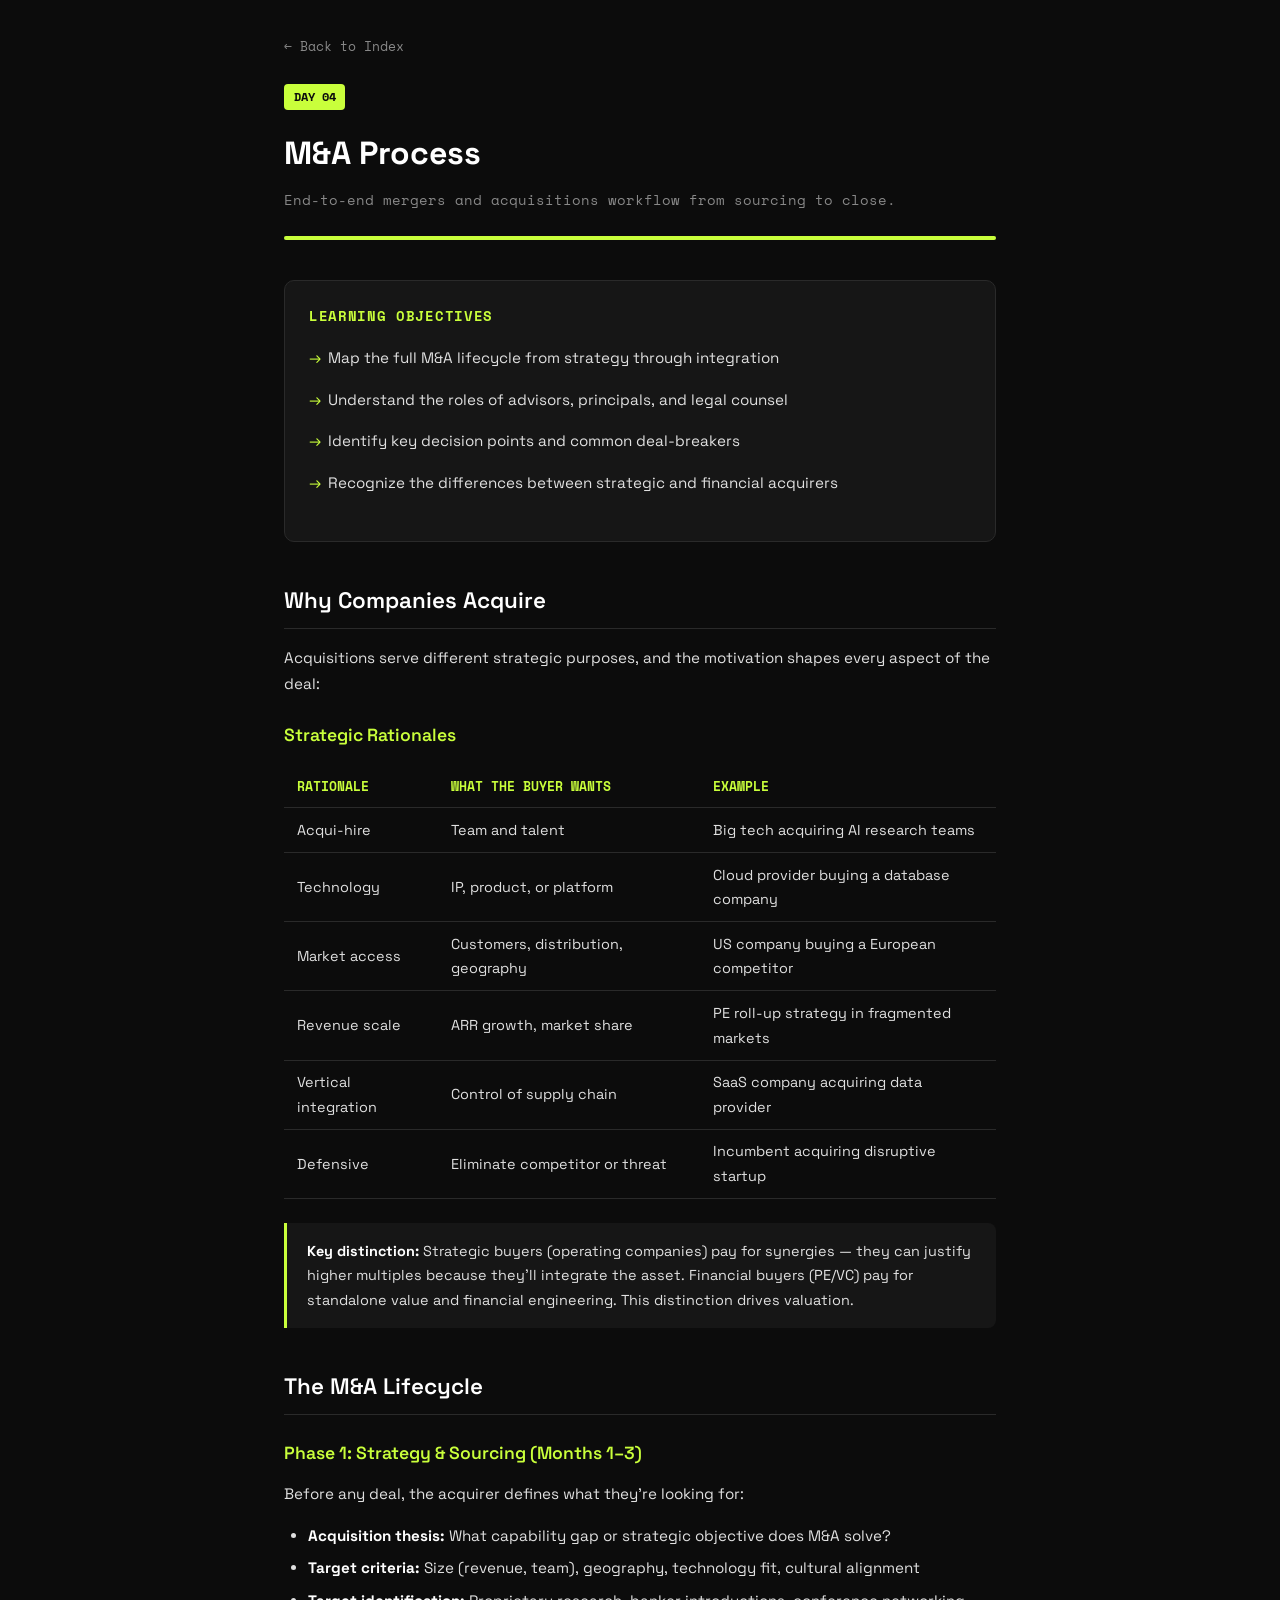
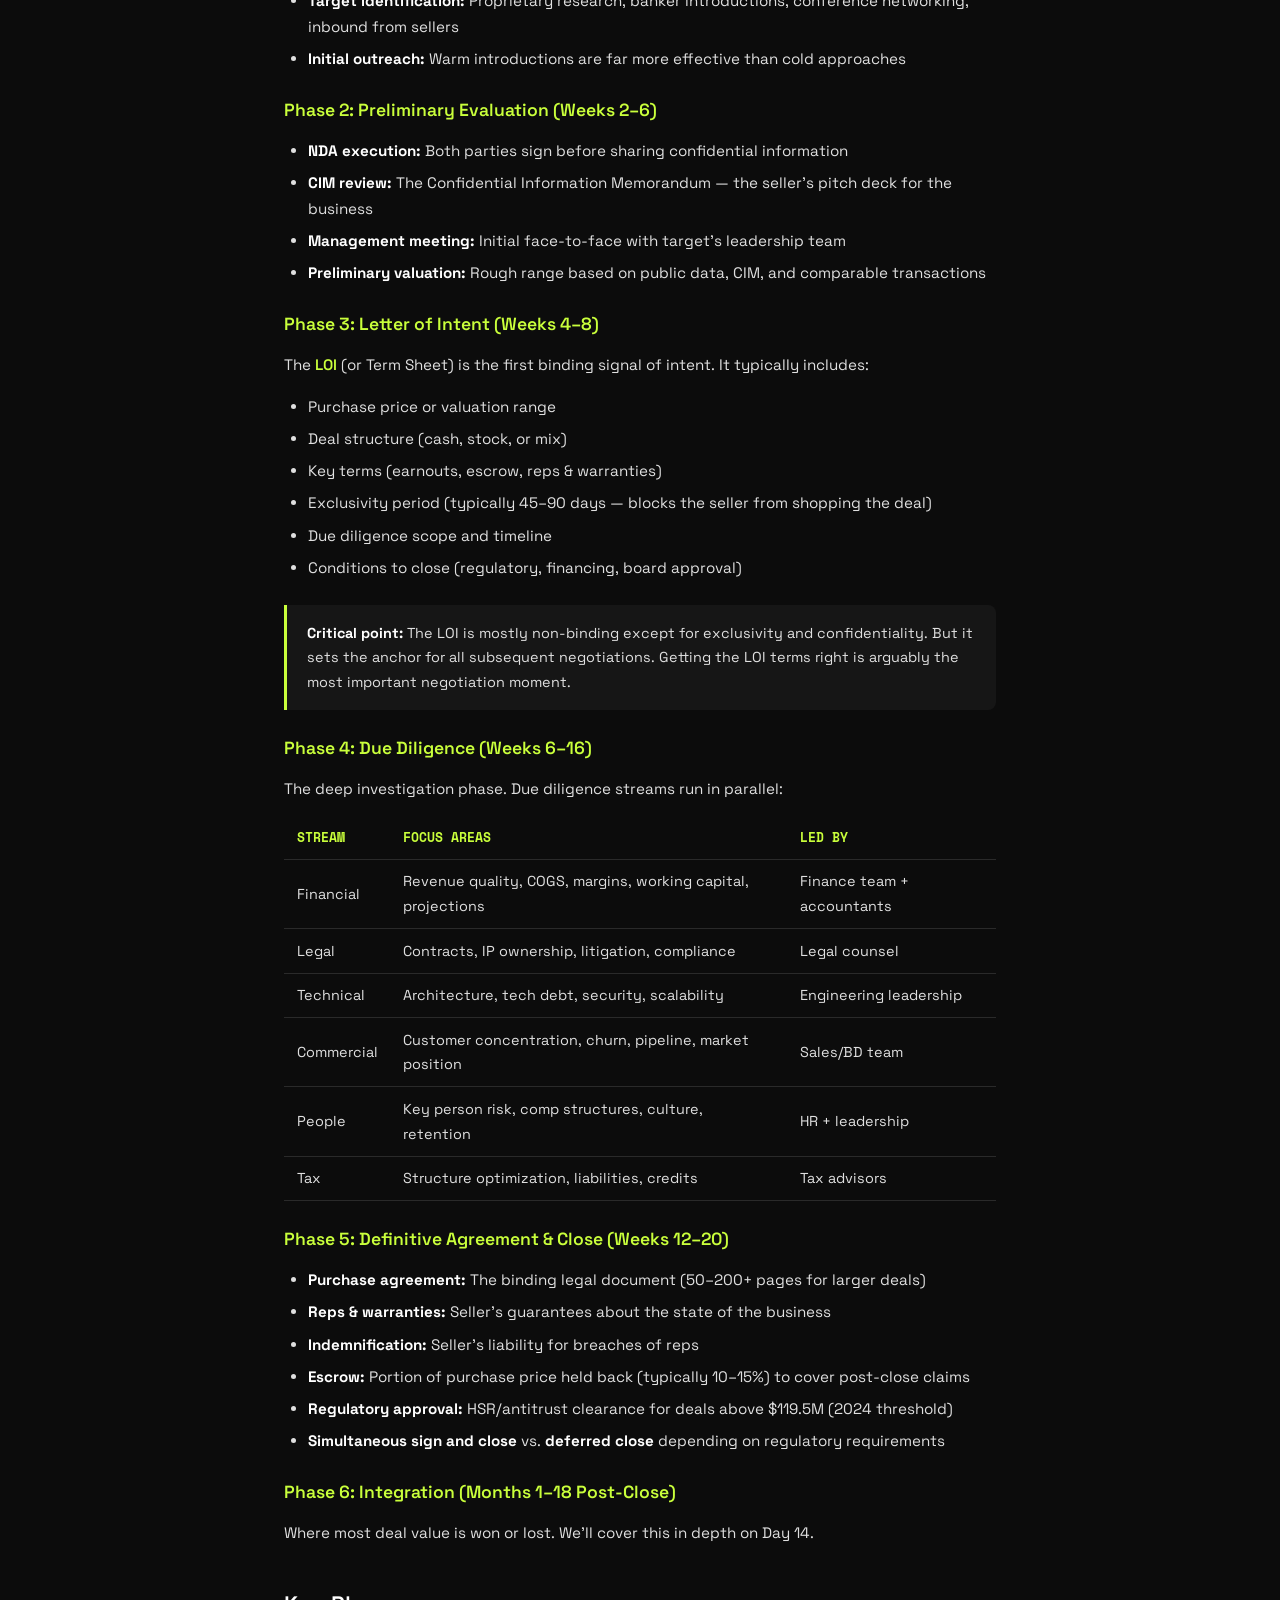
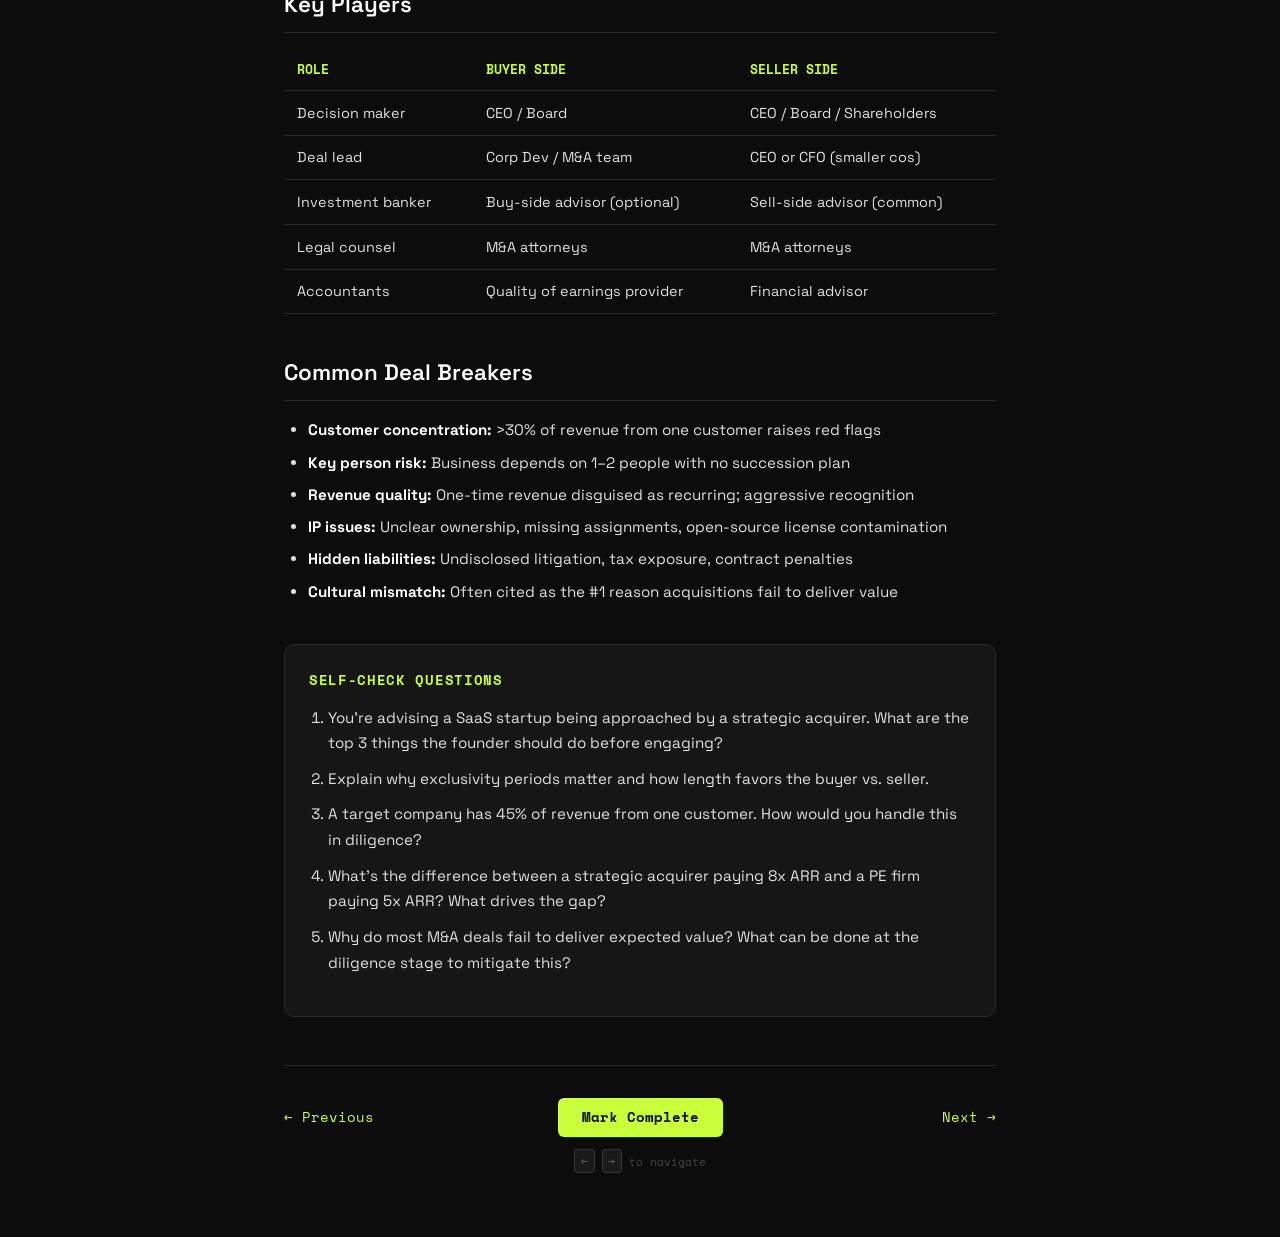
<file: day-04.html>
<!DOCTYPE html>
<html lang="en">
<head>
  <meta charset="UTF-8">
  <meta name="viewport" content="width=device-width, initial-scale=1.0">
  <title>Day 04 — M&A Process | 14-Day Career Upskill</title>
  <meta name="description" content="End-to-end mergers and acquisitions workflow from sourcing to close.">
  <meta property="og:title" content="Day 04 — M&A Process">
  <meta property="og:description" content="End-to-end mergers and acquisitions workflow from sourcing to close.">
  <meta property="og:type" content="website">
  <link rel="icon" href="favicon.svg" type="image/svg+xml">
  <link rel="preconnect" href="https://fonts.googleapis.com">
  <link rel="preconnect" href="https://fonts.gstatic.com" crossorigin>
  <link href="https://fonts.googleapis.com/css2?family=Space+Grotesk:wght@400;500;600;700&family=Space+Mono:wght@400;700&display=swap" rel="stylesheet">
  <link rel="stylesheet" href="styles.css">
</head>
<body>

  <div class="container">
    <a href="index.html" class="back-link">← Back to Index</a>
    <header>
      <span class="day-badge">DAY 04</span>
      <h1>M&A Process</h1>
      <p class="subtitle">End-to-end mergers and acquisitions workflow from sourcing to close.</p>
      <div class="progress-bar"><div class="progress-fill"></div></div>
    </header>

    <div class="objectives">
      <h2>Learning Objectives</h2>
      <ul>
        <li>Map the full M&A lifecycle from strategy through integration</li>
        <li>Understand the roles of advisors, principals, and legal counsel</li>
        <li>Identify key decision points and common deal-breakers</li>
        <li>Recognize the differences between strategic and financial acquirers</li>
      </ul>
    </div>

    <section>
      <h2>Why Companies Acquire</h2>
      <p>Acquisitions serve different strategic purposes, and the motivation shapes every aspect of the deal:</p>

      <h3>Strategic Rationales</h3>
      <table>
        <thead>
          <tr><th>Rationale</th><th>What the Buyer Wants</th><th>Example</th></tr>
        </thead>
        <tbody>
          <tr><td>Acqui-hire</td><td>Team and talent</td><td>Big tech acquiring AI research teams</td></tr>
          <tr><td>Technology</td><td>IP, product, or platform</td><td>Cloud provider buying a database company</td></tr>
          <tr><td>Market access</td><td>Customers, distribution, geography</td><td>US company buying a European competitor</td></tr>
          <tr><td>Revenue scale</td><td>ARR growth, market share</td><td>PE roll-up strategy in fragmented markets</td></tr>
          <tr><td>Vertical integration</td><td>Control of supply chain</td><td>SaaS company acquiring data provider</td></tr>
          <tr><td>Defensive</td><td>Eliminate competitor or threat</td><td>Incumbent acquiring disruptive startup</td></tr>
        </tbody>
      </table>

      <div class="callout">
        <strong>Key distinction:</strong> Strategic buyers (operating companies) pay for synergies — they can justify higher multiples because they'll integrate the asset. Financial buyers (PE/VC) pay for standalone value and financial engineering. This distinction drives valuation.
      </div>
    </section>

    <section>
      <h2>The M&A Lifecycle</h2>

      <h3>Phase 1: Strategy & Sourcing (Months 1–3)</h3>
      <p>Before any deal, the acquirer defines what they're looking for:</p>
      <ul>
        <li><strong>Acquisition thesis:</strong> What capability gap or strategic objective does M&A solve?</li>
        <li><strong>Target criteria:</strong> Size (revenue, team), geography, technology fit, cultural alignment</li>
        <li><strong>Target identification:</strong> Proprietary research, banker introductions, conference networking, inbound from sellers</li>
        <li><strong>Initial outreach:</strong> Warm introductions are far more effective than cold approaches</li>
      </ul>

      <h3>Phase 2: Preliminary Evaluation (Weeks 2–6)</h3>
      <ul>
        <li><strong>NDA execution:</strong> Both parties sign before sharing confidential information</li>
        <li><strong>CIM review:</strong> The Confidential Information Memorandum — the seller's pitch deck for the business</li>
        <li><strong>Management meeting:</strong> Initial face-to-face with target's leadership team</li>
        <li><strong>Preliminary valuation:</strong> Rough range based on public data, CIM, and comparable transactions</li>
      </ul>

      <h3>Phase 3: Letter of Intent (Weeks 4–8)</h3>
      <p>The <span class="key-term">LOI</span> (or Term Sheet) is the first binding signal of intent. It typically includes:</p>
      <ul>
        <li>Purchase price or valuation range</li>
        <li>Deal structure (cash, stock, or mix)</li>
        <li>Key terms (earnouts, escrow, reps & warranties)</li>
        <li>Exclusivity period (typically 45–90 days — blocks the seller from shopping the deal)</li>
        <li>Due diligence scope and timeline</li>
        <li>Conditions to close (regulatory, financing, board approval)</li>
      </ul>

      <div class="callout">
        <strong>Critical point:</strong> The LOI is mostly non-binding except for exclusivity and confidentiality. But it sets the anchor for all subsequent negotiations. Getting the LOI terms right is arguably the most important negotiation moment.
      </div>

      <h3>Phase 4: Due Diligence (Weeks 6–16)</h3>
      <p>The deep investigation phase. Due diligence streams run in parallel:</p>
      <table>
        <thead>
          <tr><th>Stream</th><th>Focus Areas</th><th>Led By</th></tr>
        </thead>
        <tbody>
          <tr><td>Financial</td><td>Revenue quality, COGS, margins, working capital, projections</td><td>Finance team + accountants</td></tr>
          <tr><td>Legal</td><td>Contracts, IP ownership, litigation, compliance</td><td>Legal counsel</td></tr>
          <tr><td>Technical</td><td>Architecture, tech debt, security, scalability</td><td>Engineering leadership</td></tr>
          <tr><td>Commercial</td><td>Customer concentration, churn, pipeline, market position</td><td>Sales/BD team</td></tr>
          <tr><td>People</td><td>Key person risk, comp structures, culture, retention</td><td>HR + leadership</td></tr>
          <tr><td>Tax</td><td>Structure optimization, liabilities, credits</td><td>Tax advisors</td></tr>
        </tbody>
      </table>

      <h3>Phase 5: Definitive Agreement & Close (Weeks 12–20)</h3>
      <ul>
        <li><strong>Purchase agreement:</strong> The binding legal document (50–200+ pages for larger deals)</li>
        <li><strong>Reps & warranties:</strong> Seller's guarantees about the state of the business</li>
        <li><strong>Indemnification:</strong> Seller's liability for breaches of reps</li>
        <li><strong>Escrow:</strong> Portion of purchase price held back (typically 10–15%) to cover post-close claims</li>
        <li><strong>Regulatory approval:</strong> HSR/antitrust clearance for deals above $119.5M (2024 threshold)</li>
        <li><strong>Simultaneous sign and close</strong> vs. <strong>deferred close</strong> depending on regulatory requirements</li>
      </ul>

      <h3>Phase 6: Integration (Months 1–18 Post-Close)</h3>
      <p>Where most deal value is won or lost. We'll cover this in depth on Day 14.</p>
    </section>

    <section>
      <h2>Key Players</h2>
      <table>
        <thead>
          <tr><th>Role</th><th>Buyer Side</th><th>Seller Side</th></tr>
        </thead>
        <tbody>
          <tr><td>Decision maker</td><td>CEO / Board</td><td>CEO / Board / Shareholders</td></tr>
          <tr><td>Deal lead</td><td>Corp Dev / M&A team</td><td>CEO or CFO (smaller cos)</td></tr>
          <tr><td>Investment banker</td><td>Buy-side advisor (optional)</td><td>Sell-side advisor (common)</td></tr>
          <tr><td>Legal counsel</td><td>M&A attorneys</td><td>M&A attorneys</td></tr>
          <tr><td>Accountants</td><td>Quality of earnings provider</td><td>Financial advisor</td></tr>
        </tbody>
      </table>
    </section>

    <section>
      <h2>Common Deal Breakers</h2>
      <ul>
        <li><strong>Customer concentration:</strong> >30% of revenue from one customer raises red flags</li>
        <li><strong>Key person risk:</strong> Business depends on 1–2 people with no succession plan</li>
        <li><strong>Revenue quality:</strong> One-time revenue disguised as recurring; aggressive recognition</li>
        <li><strong>IP issues:</strong> Unclear ownership, missing assignments, open-source license contamination</li>
        <li><strong>Hidden liabilities:</strong> Undisclosed litigation, tax exposure, contract penalties</li>
        <li><strong>Cultural mismatch:</strong> Often cited as the #1 reason acquisitions fail to deliver value</li>
      </ul>
    </section>

    <div class="self-check">
      <h2>Self-Check Questions</h2>
      <ol>
        <li>You're advising a SaaS startup being approached by a strategic acquirer. What are the top 3 things the founder should do before engaging?</li>
        <li>Explain why exclusivity periods matter and how length favors the buyer vs. seller.</li>
        <li>A target company has 45% of revenue from one customer. How would you handle this in diligence?</li>
        <li>What's the difference between a strategic acquirer paying 8x ARR and a PE firm paying 5x ARR? What drives the gap?</li>
        <li>Why do most M&A deals fail to deliver expected value? What can be done at the diligence stage to mitigate this?</li>
      </ol>
    </div>

    <nav class="lesson-nav">
      <a class="nav-prev" href="day-03.html">← Previous</a>
      <button class="mark-complete-btn" data-day="04">Mark Complete</button>
      <a class="nav-next" href="day-05.html">Next →</a>
    </nav>
    <div class="keyboard-hint"><kbd>&larr;</kbd> <kbd>&rarr;</kbd> to navigate</div>
  </div>
  <script src="app.js"></script>
</body>
</html>
</file>
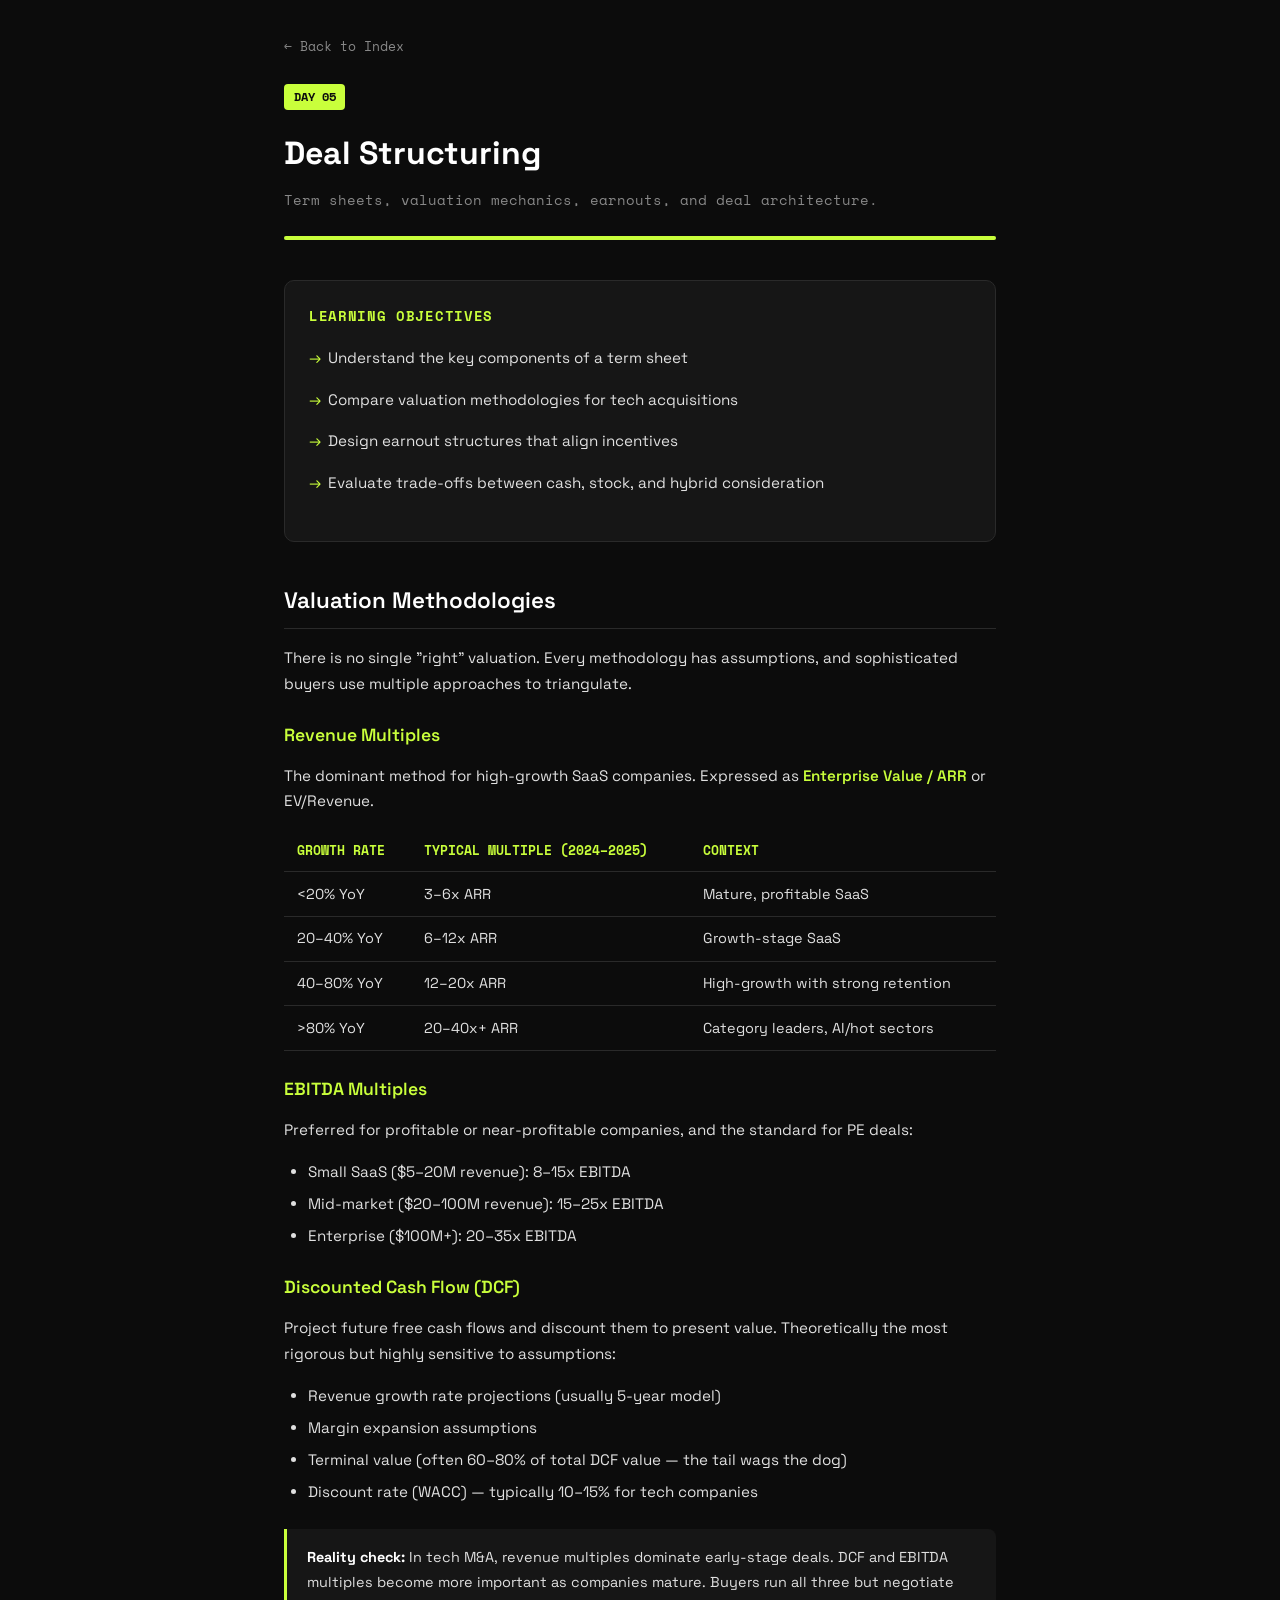
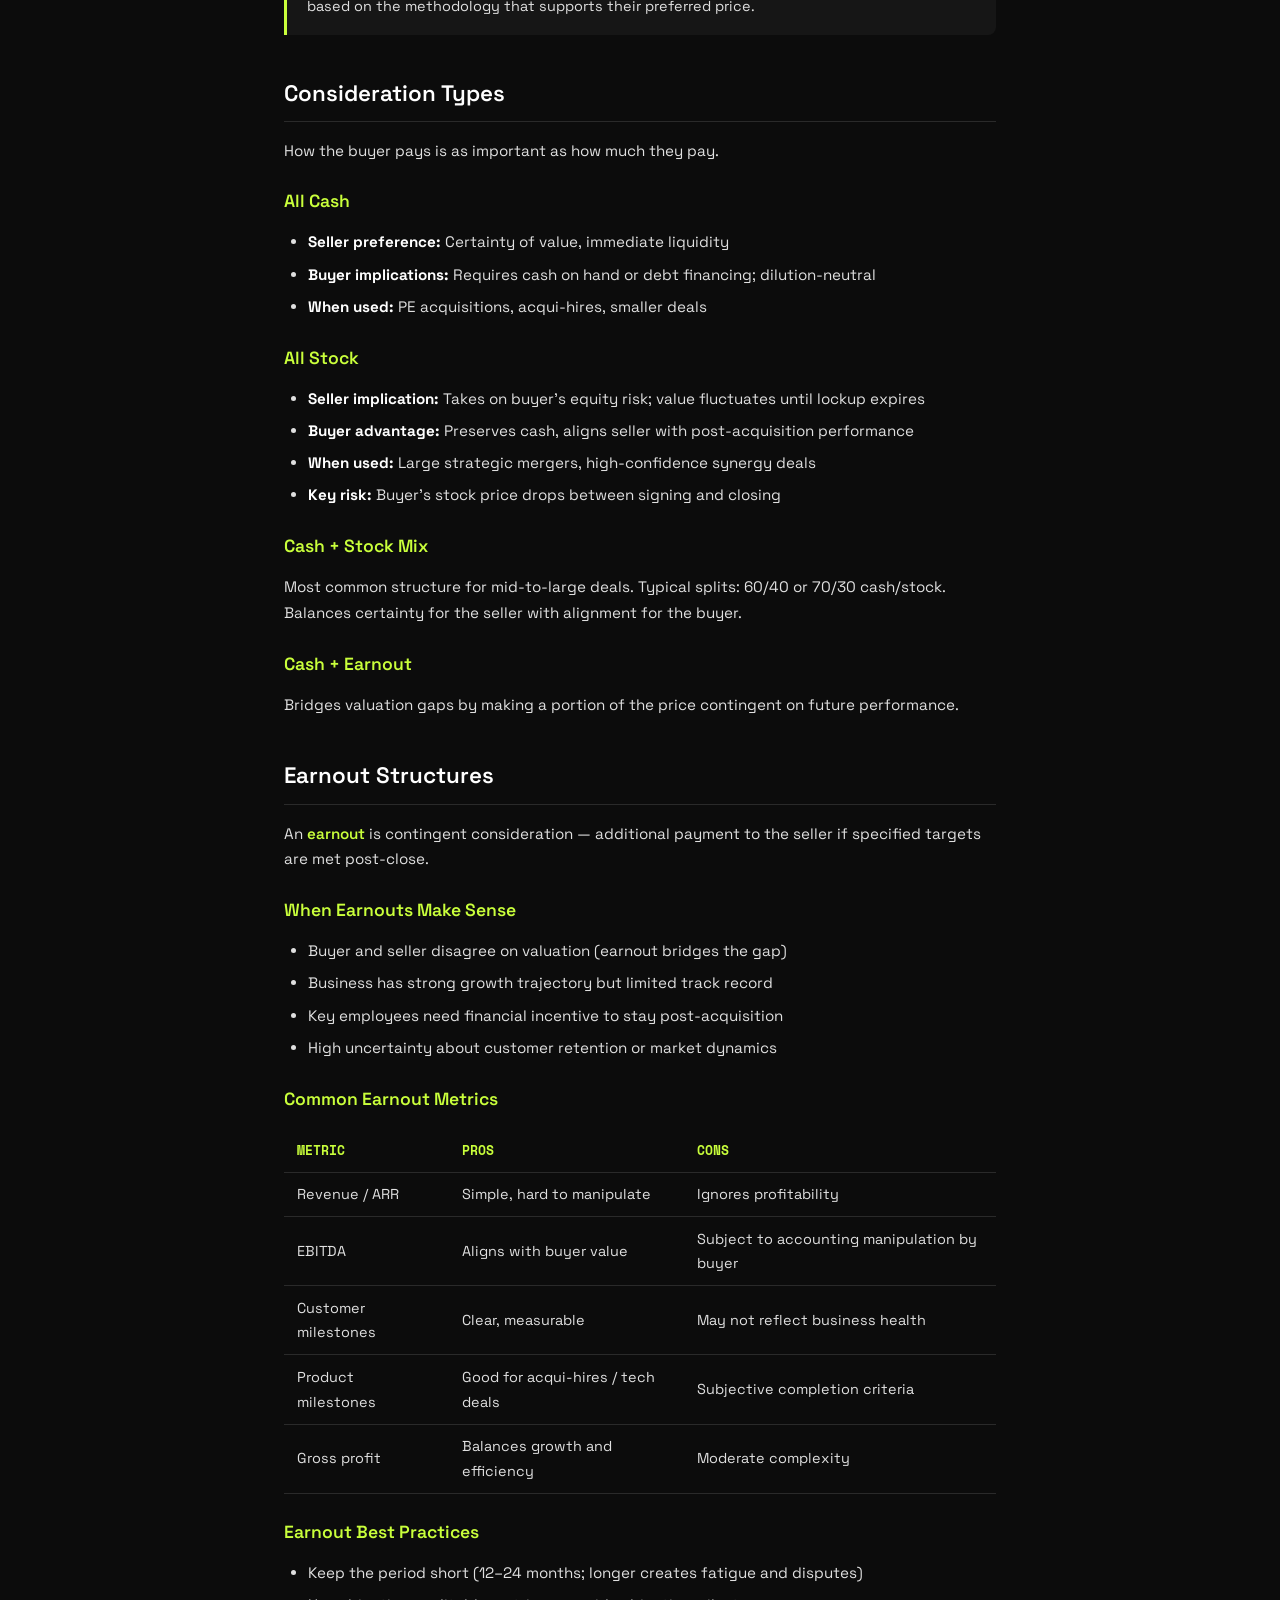
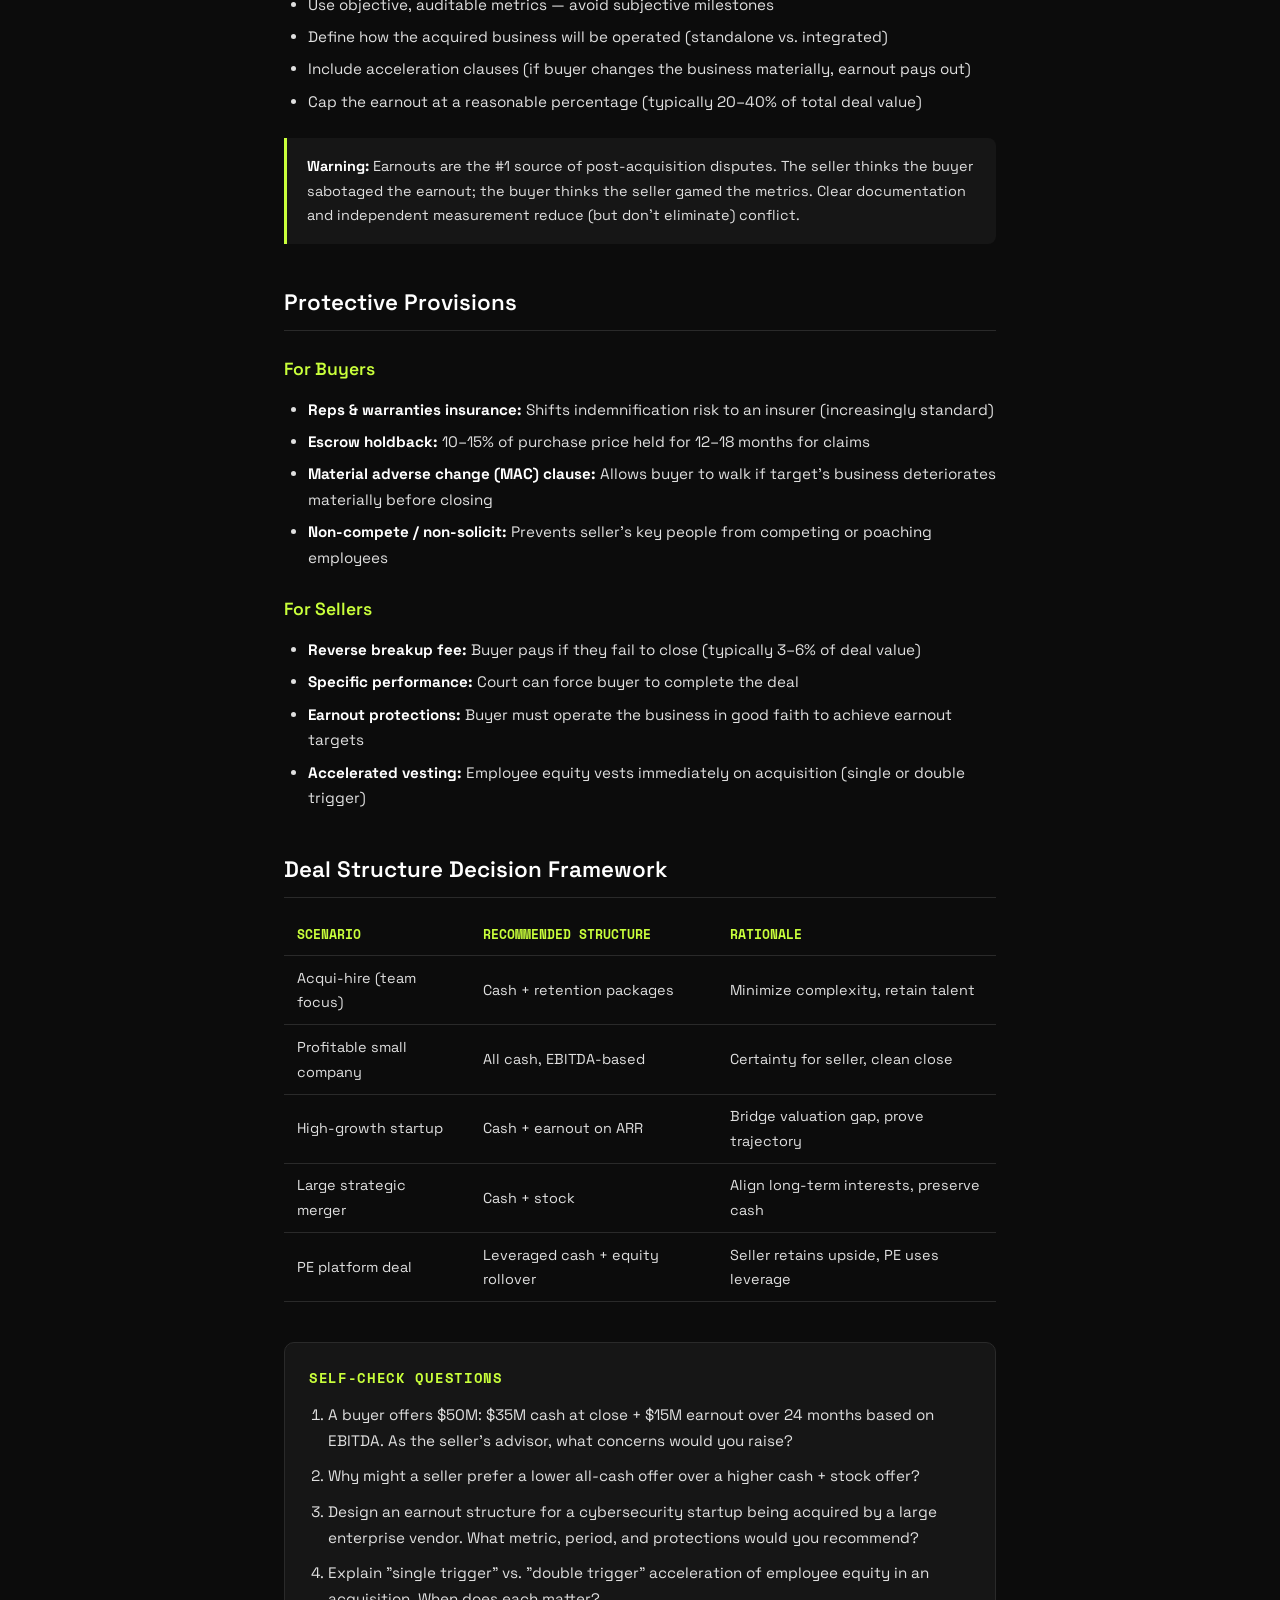
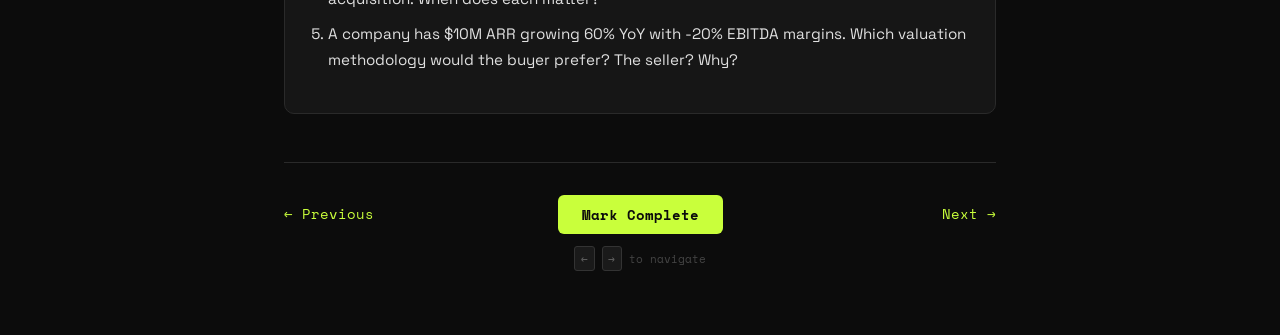
<file: day-05.html>
<!DOCTYPE html>
<html lang="en">
<head>
  <meta charset="UTF-8">
  <meta name="viewport" content="width=device-width, initial-scale=1.0">
  <title>Day 05 — Deal Structuring | 14-Day Career Upskill</title>
  <meta name="description" content="Term sheets, valuation mechanics, earnouts, and deal architecture.">
  <meta property="og:title" content="Day 05 — Deal Structuring">
  <meta property="og:description" content="Term sheets, valuation mechanics, earnouts, and deal architecture.">
  <meta property="og:type" content="website">
  <link rel="icon" href="favicon.svg" type="image/svg+xml">
  <link rel="preconnect" href="https://fonts.googleapis.com">
  <link rel="preconnect" href="https://fonts.gstatic.com" crossorigin>
  <link href="https://fonts.googleapis.com/css2?family=Space+Grotesk:wght@400;500;600;700&family=Space+Mono:wght@400;700&display=swap" rel="stylesheet">
  <link rel="stylesheet" href="styles.css">
</head>
<body>

  <div class="container">
    <a href="index.html" class="back-link">← Back to Index</a>
    <header>
      <span class="day-badge">DAY 05</span>
      <h1>Deal Structuring</h1>
      <p class="subtitle">Term sheets, valuation mechanics, earnouts, and deal architecture.</p>
      <div class="progress-bar"><div class="progress-fill"></div></div>
    </header>

    <div class="objectives">
      <h2>Learning Objectives</h2>
      <ul>
        <li>Understand the key components of a term sheet</li>
        <li>Compare valuation methodologies for tech acquisitions</li>
        <li>Design earnout structures that align incentives</li>
        <li>Evaluate trade-offs between cash, stock, and hybrid consideration</li>
      </ul>
    </div>

    <section>
      <h2>Valuation Methodologies</h2>
      <p>There is no single "right" valuation. Every methodology has assumptions, and sophisticated buyers use multiple approaches to triangulate.</p>

      <h3>Revenue Multiples</h3>
      <p>The dominant method for high-growth SaaS companies. Expressed as <span class="key-term">Enterprise Value / ARR</span> or EV/Revenue.</p>
      <table>
        <thead>
          <tr><th>Growth Rate</th><th>Typical Multiple (2024–2025)</th><th>Context</th></tr>
        </thead>
        <tbody>
          <tr><td>&lt;20% YoY</td><td>3–6x ARR</td><td>Mature, profitable SaaS</td></tr>
          <tr><td>20–40% YoY</td><td>6–12x ARR</td><td>Growth-stage SaaS</td></tr>
          <tr><td>40–80% YoY</td><td>12–20x ARR</td><td>High-growth with strong retention</td></tr>
          <tr><td>&gt;80% YoY</td><td>20–40x+ ARR</td><td>Category leaders, AI/hot sectors</td></tr>
        </tbody>
      </table>

      <h3>EBITDA Multiples</h3>
      <p>Preferred for profitable or near-profitable companies, and the standard for PE deals:</p>
      <ul>
        <li>Small SaaS ($5–20M revenue): 8–15x EBITDA</li>
        <li>Mid-market ($20–100M revenue): 15–25x EBITDA</li>
        <li>Enterprise ($100M+): 20–35x EBITDA</li>
      </ul>

      <h3>Discounted Cash Flow (DCF)</h3>
      <p>Project future free cash flows and discount them to present value. Theoretically the most rigorous but highly sensitive to assumptions:</p>
      <ul>
        <li>Revenue growth rate projections (usually 5-year model)</li>
        <li>Margin expansion assumptions</li>
        <li>Terminal value (often 60–80% of total DCF value — the tail wags the dog)</li>
        <li>Discount rate (WACC) — typically 10–15% for tech companies</li>
      </ul>

      <div class="callout">
        <strong>Reality check:</strong> In tech M&A, revenue multiples dominate early-stage deals. DCF and EBITDA multiples become more important as companies mature. Buyers run all three but negotiate based on the methodology that supports their preferred price.
      </div>
    </section>

    <section>
      <h2>Consideration Types</h2>
      <p>How the buyer pays is as important as how much they pay.</p>

      <h3>All Cash</h3>
      <ul>
        <li><strong>Seller preference:</strong> Certainty of value, immediate liquidity</li>
        <li><strong>Buyer implications:</strong> Requires cash on hand or debt financing; dilution-neutral</li>
        <li><strong>When used:</strong> PE acquisitions, acqui-hires, smaller deals</li>
      </ul>

      <h3>All Stock</h3>
      <ul>
        <li><strong>Seller implication:</strong> Takes on buyer's equity risk; value fluctuates until lockup expires</li>
        <li><strong>Buyer advantage:</strong> Preserves cash, aligns seller with post-acquisition performance</li>
        <li><strong>When used:</strong> Large strategic mergers, high-confidence synergy deals</li>
        <li><strong>Key risk:</strong> Buyer's stock price drops between signing and closing</li>
      </ul>

      <h3>Cash + Stock Mix</h3>
      <p>Most common structure for mid-to-large deals. Typical splits: 60/40 or 70/30 cash/stock. Balances certainty for the seller with alignment for the buyer.</p>

      <h3>Cash + Earnout</h3>
      <p>Bridges valuation gaps by making a portion of the price contingent on future performance.</p>
    </section>

    <section>
      <h2>Earnout Structures</h2>
      <p>An <span class="key-term">earnout</span> is contingent consideration — additional payment to the seller if specified targets are met post-close.</p>

      <h3>When Earnouts Make Sense</h3>
      <ul>
        <li>Buyer and seller disagree on valuation (earnout bridges the gap)</li>
        <li>Business has strong growth trajectory but limited track record</li>
        <li>Key employees need financial incentive to stay post-acquisition</li>
        <li>High uncertainty about customer retention or market dynamics</li>
      </ul>

      <h3>Common Earnout Metrics</h3>
      <table>
        <thead>
          <tr><th>Metric</th><th>Pros</th><th>Cons</th></tr>
        </thead>
        <tbody>
          <tr><td>Revenue / ARR</td><td>Simple, hard to manipulate</td><td>Ignores profitability</td></tr>
          <tr><td>EBITDA</td><td>Aligns with buyer value</td><td>Subject to accounting manipulation by buyer</td></tr>
          <tr><td>Customer milestones</td><td>Clear, measurable</td><td>May not reflect business health</td></tr>
          <tr><td>Product milestones</td><td>Good for acqui-hires / tech deals</td><td>Subjective completion criteria</td></tr>
          <tr><td>Gross profit</td><td>Balances growth and efficiency</td><td>Moderate complexity</td></tr>
        </tbody>
      </table>

      <h3>Earnout Best Practices</h3>
      <ul>
        <li>Keep the period short (12–24 months; longer creates fatigue and disputes)</li>
        <li>Use objective, auditable metrics — avoid subjective milestones</li>
        <li>Define how the acquired business will be operated (standalone vs. integrated)</li>
        <li>Include acceleration clauses (if buyer changes the business materially, earnout pays out)</li>
        <li>Cap the earnout at a reasonable percentage (typically 20–40% of total deal value)</li>
      </ul>

      <div class="callout">
        <strong>Warning:</strong> Earnouts are the #1 source of post-acquisition disputes. The seller thinks the buyer sabotaged the earnout; the buyer thinks the seller gamed the metrics. Clear documentation and independent measurement reduce (but don't eliminate) conflict.
      </div>
    </section>

    <section>
      <h2>Protective Provisions</h2>

      <h3>For Buyers</h3>
      <ul>
        <li><strong>Reps & warranties insurance:</strong> Shifts indemnification risk to an insurer (increasingly standard)</li>
        <li><strong>Escrow holdback:</strong> 10–15% of purchase price held for 12–18 months for claims</li>
        <li><strong>Material adverse change (MAC) clause:</strong> Allows buyer to walk if target's business deteriorates materially before closing</li>
        <li><strong>Non-compete / non-solicit:</strong> Prevents seller's key people from competing or poaching employees</li>
      </ul>

      <h3>For Sellers</h3>
      <ul>
        <li><strong>Reverse breakup fee:</strong> Buyer pays if they fail to close (typically 3–6% of deal value)</li>
        <li><strong>Specific performance:</strong> Court can force buyer to complete the deal</li>
        <li><strong>Earnout protections:</strong> Buyer must operate the business in good faith to achieve earnout targets</li>
        <li><strong>Accelerated vesting:</strong> Employee equity vests immediately on acquisition (single or double trigger)</li>
      </ul>
    </section>

    <section>
      <h2>Deal Structure Decision Framework</h2>
      <table>
        <thead>
          <tr><th>Scenario</th><th>Recommended Structure</th><th>Rationale</th></tr>
        </thead>
        <tbody>
          <tr><td>Acqui-hire (team focus)</td><td>Cash + retention packages</td><td>Minimize complexity, retain talent</td></tr>
          <tr><td>Profitable small company</td><td>All cash, EBITDA-based</td><td>Certainty for seller, clean close</td></tr>
          <tr><td>High-growth startup</td><td>Cash + earnout on ARR</td><td>Bridge valuation gap, prove trajectory</td></tr>
          <tr><td>Large strategic merger</td><td>Cash + stock</td><td>Align long-term interests, preserve cash</td></tr>
          <tr><td>PE platform deal</td><td>Leveraged cash + equity rollover</td><td>Seller retains upside, PE uses leverage</td></tr>
        </tbody>
      </table>
    </section>

    <div class="self-check">
      <h2>Self-Check Questions</h2>
      <ol>
        <li>A buyer offers $50M: $35M cash at close + $15M earnout over 24 months based on EBITDA. As the seller's advisor, what concerns would you raise?</li>
        <li>Why might a seller prefer a lower all-cash offer over a higher cash + stock offer?</li>
        <li>Design an earnout structure for a cybersecurity startup being acquired by a large enterprise vendor. What metric, period, and protections would you recommend?</li>
        <li>Explain "single trigger" vs. "double trigger" acceleration of employee equity in an acquisition. When does each matter?</li>
        <li>A company has $10M ARR growing 60% YoY with -20% EBITDA margins. Which valuation methodology would the buyer prefer? The seller? Why?</li>
      </ol>
    </div>

    <nav class="lesson-nav">
      <a class="nav-prev" href="day-04.html">← Previous</a>
      <button class="mark-complete-btn" data-day="05">Mark Complete</button>
      <a class="nav-next" href="day-06.html">Next →</a>
    </nav>
    <div class="keyboard-hint"><kbd>&larr;</kbd> <kbd>&rarr;</kbd> to navigate</div>
  </div>
  <script src="app.js"></script>
</body>
</html>
</file>
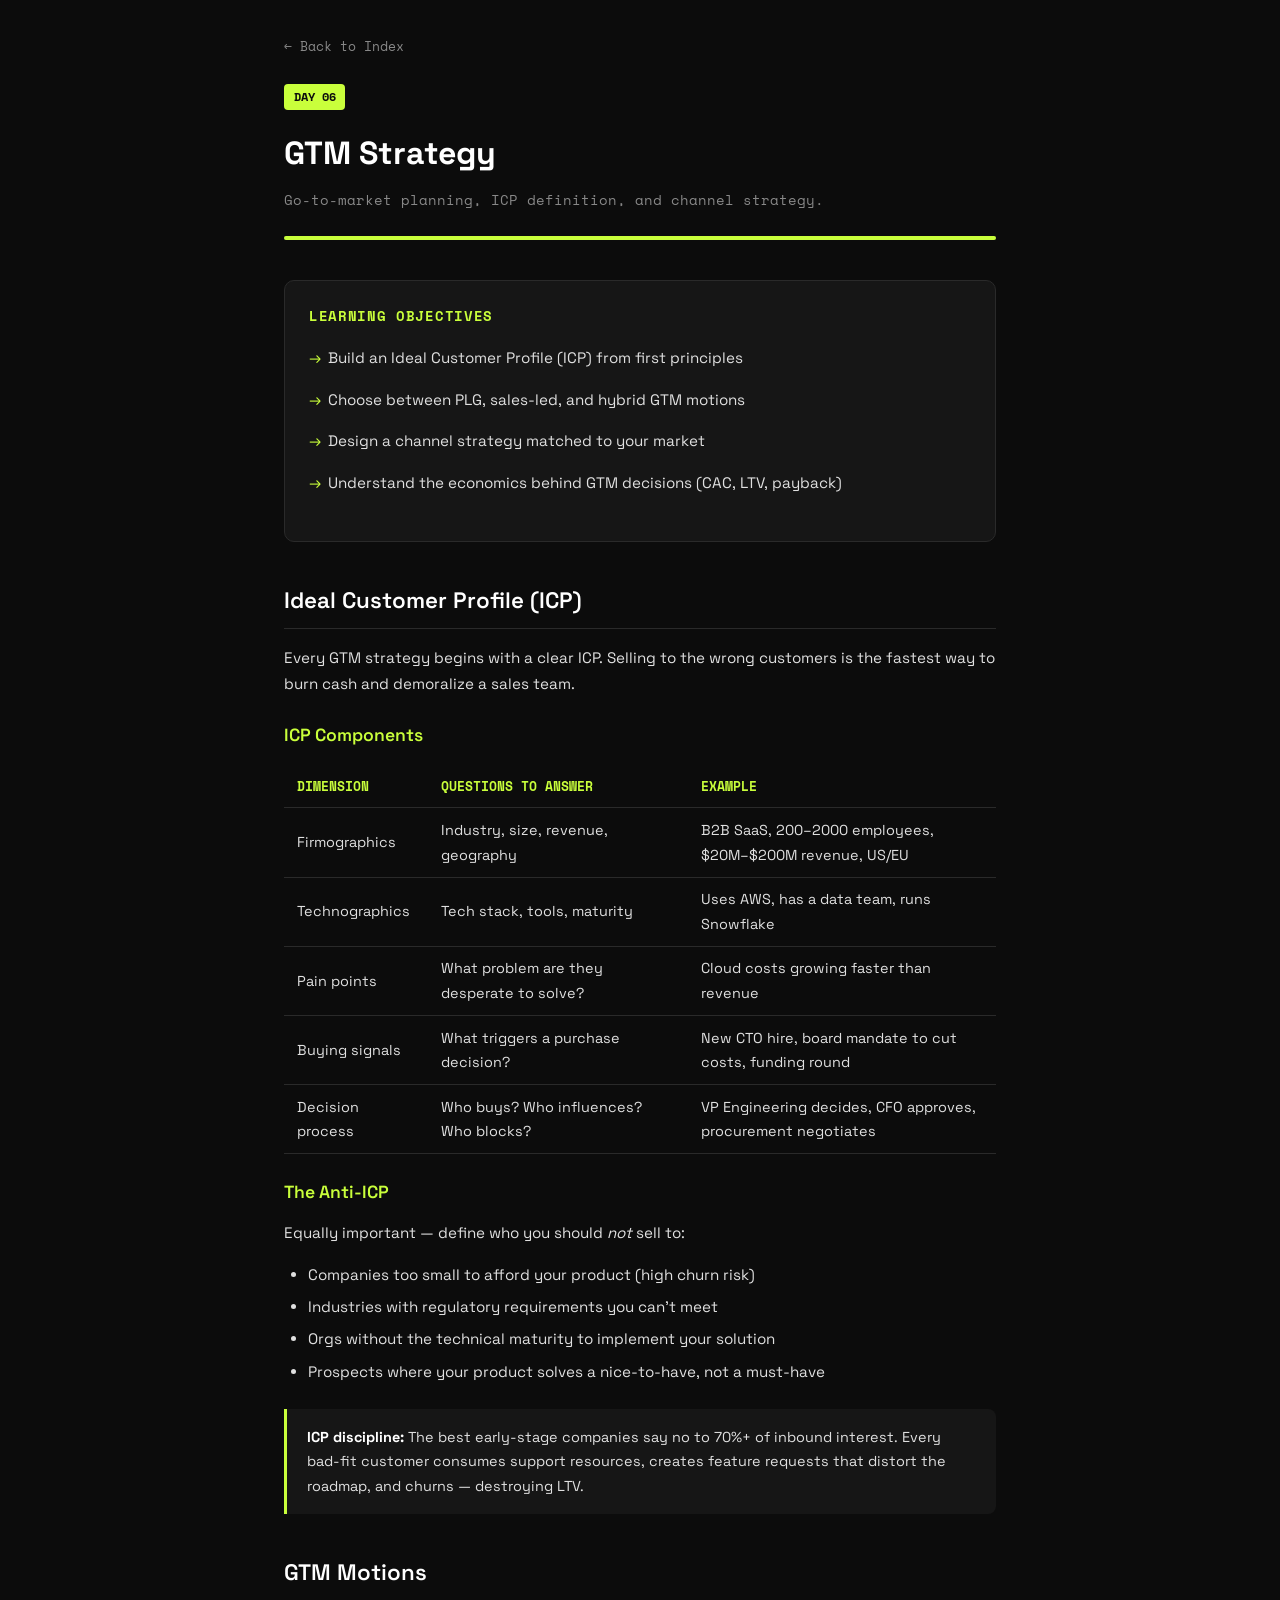
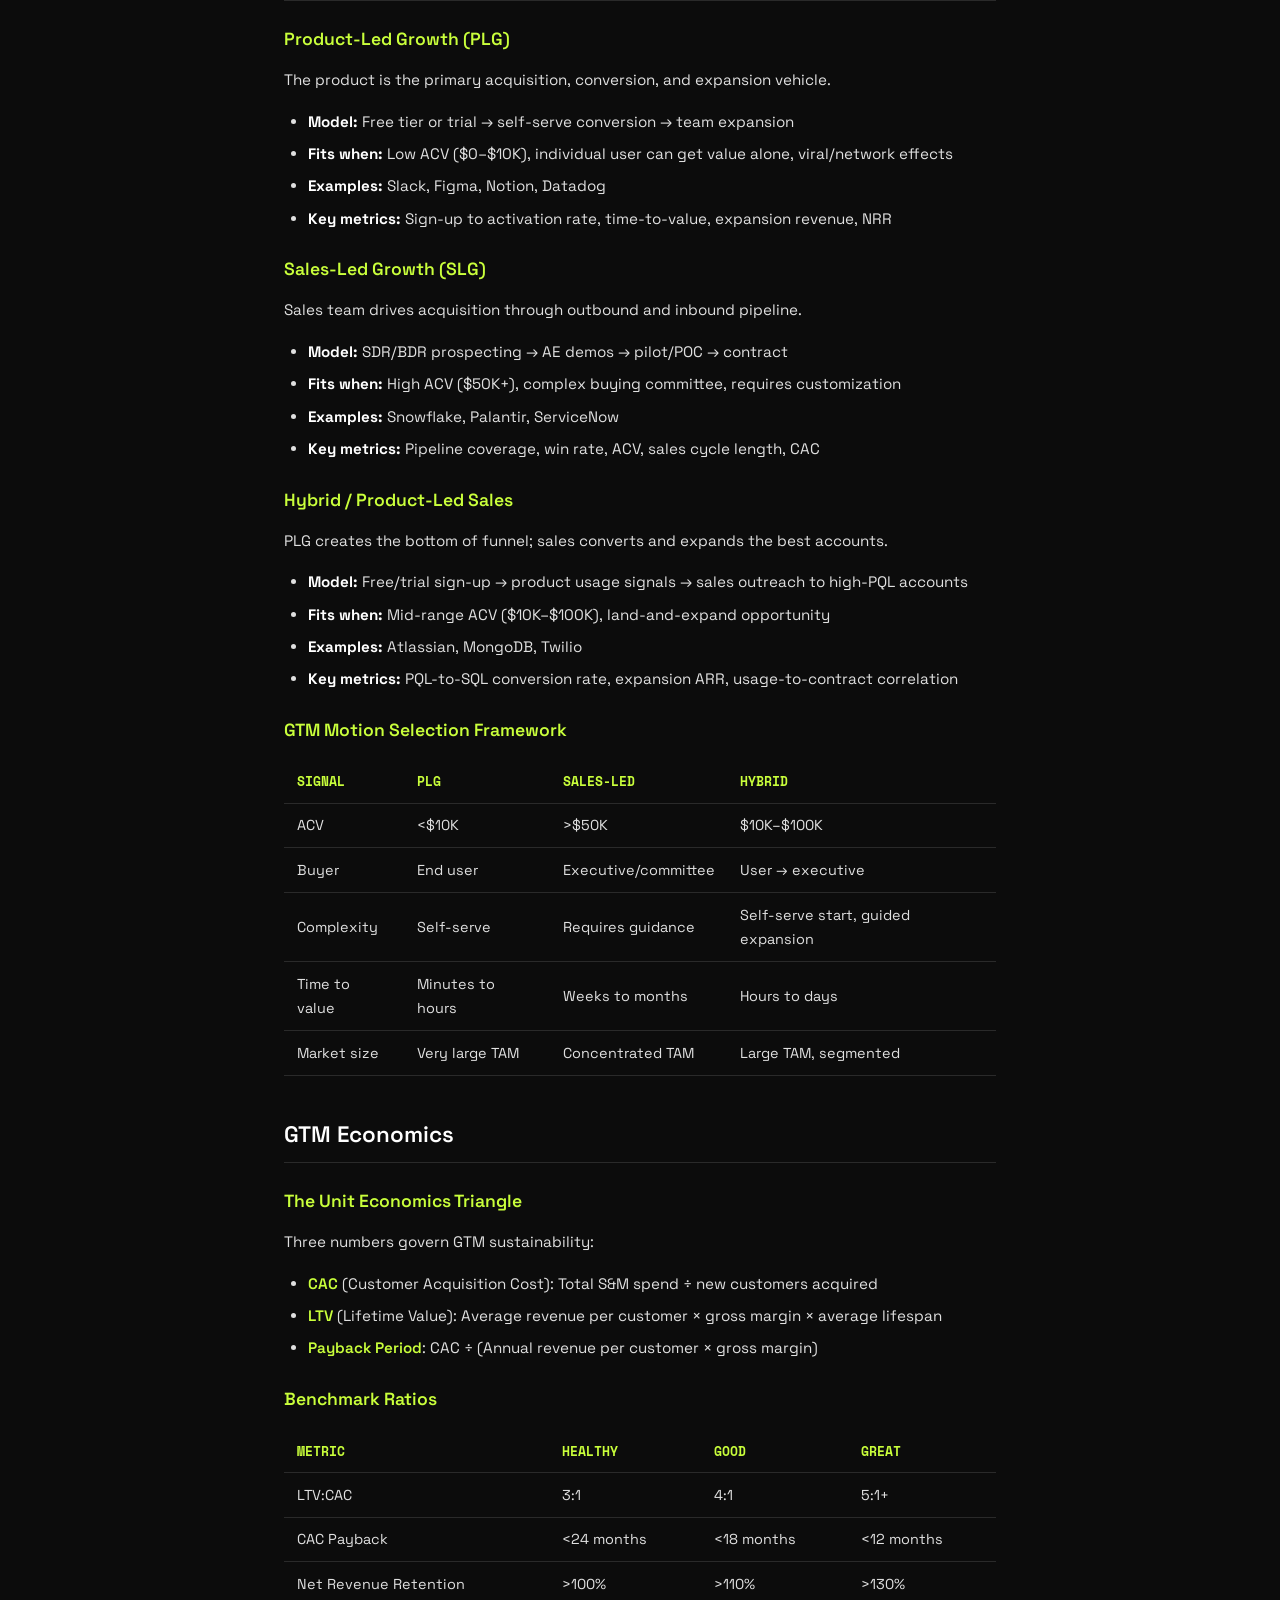
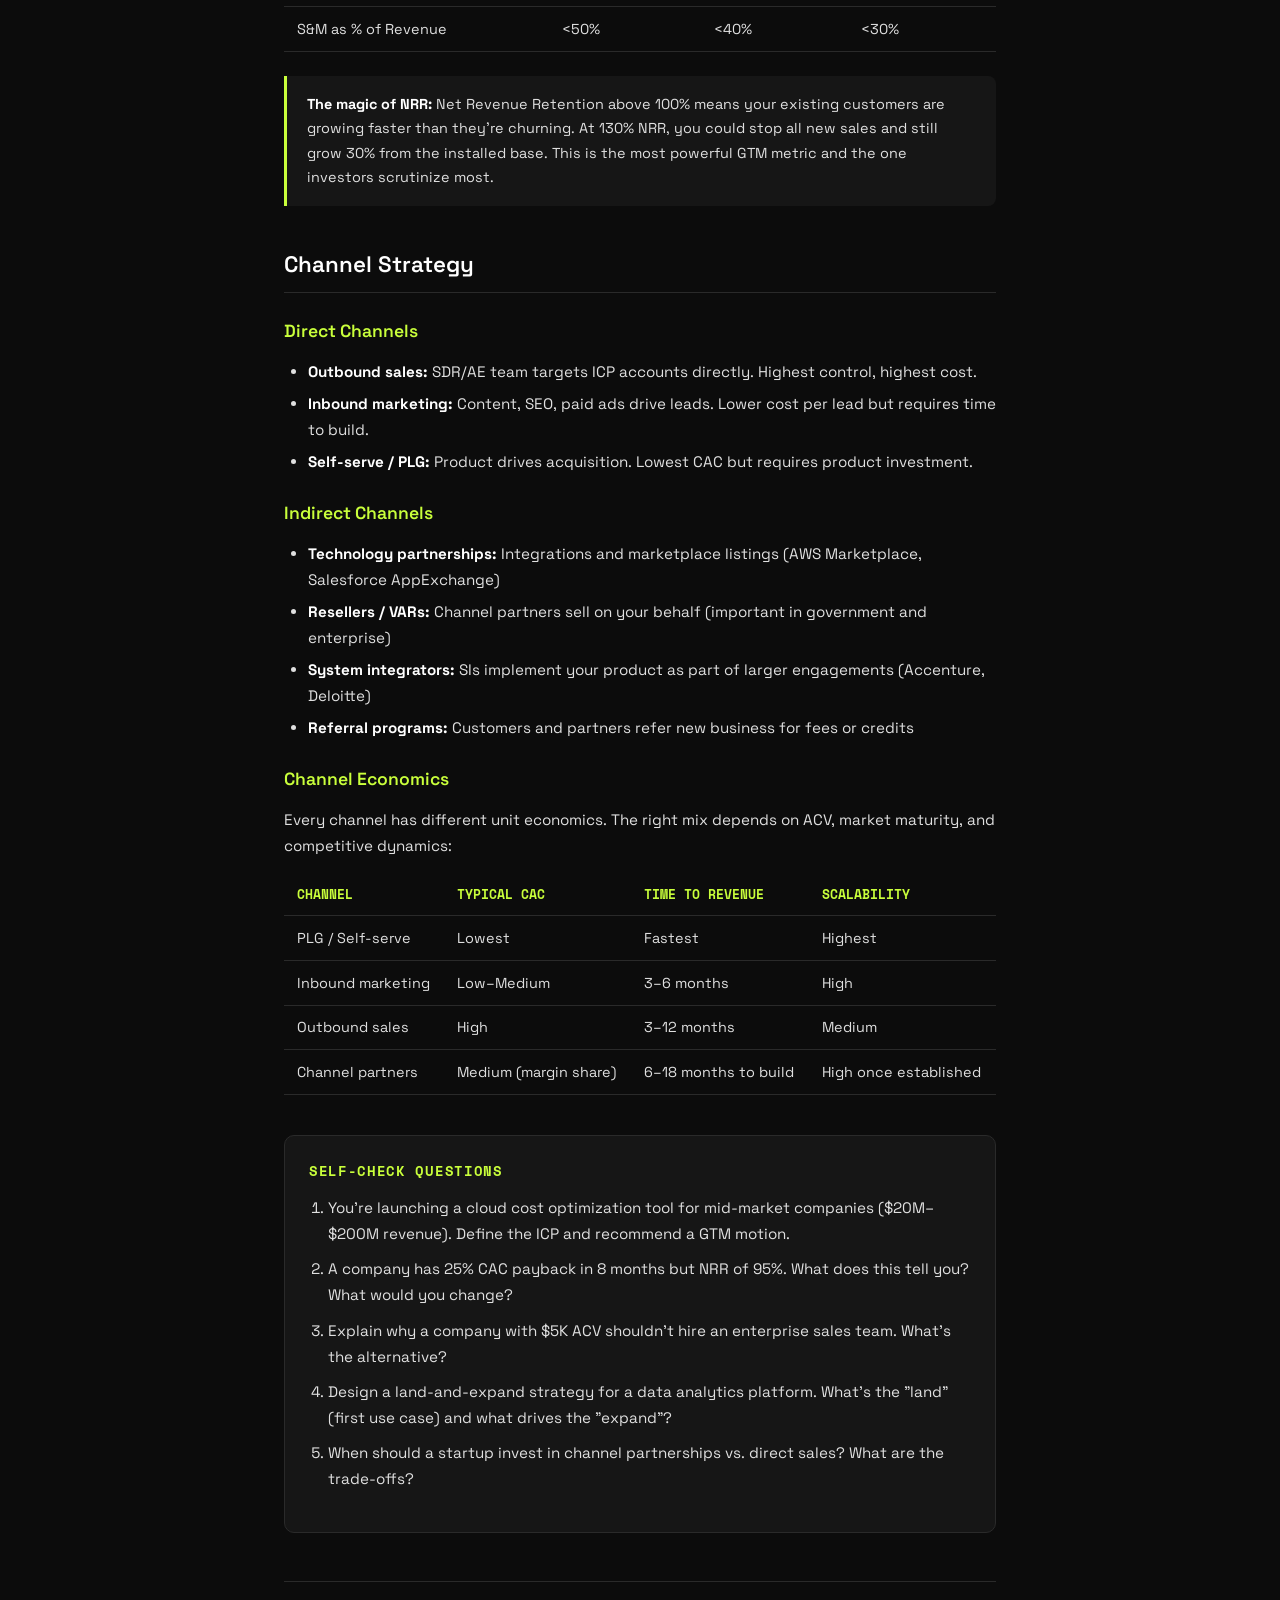
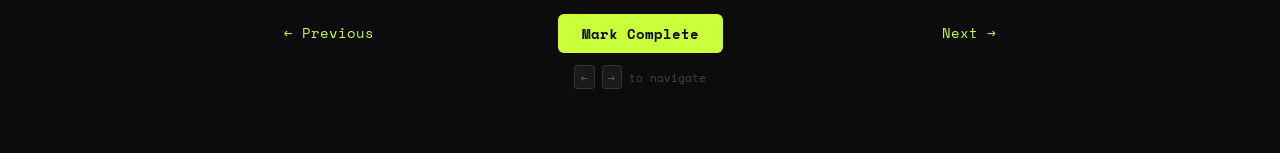
<file: day-06.html>
<!DOCTYPE html>
<html lang="en">
<head>
  <meta charset="UTF-8">
  <meta name="viewport" content="width=device-width, initial-scale=1.0">
  <title>Day 06 — GTM Strategy | 14-Day Career Upskill</title>
  <meta name="description" content="Go-to-market planning, ICP definition, and channel strategy.">
  <meta property="og:title" content="Day 06 — GTM Strategy">
  <meta property="og:description" content="Go-to-market planning, ICP definition, and channel strategy.">
  <meta property="og:type" content="website">
  <link rel="icon" href="favicon.svg" type="image/svg+xml">
  <link rel="preconnect" href="https://fonts.googleapis.com">
  <link rel="preconnect" href="https://fonts.gstatic.com" crossorigin>
  <link href="https://fonts.googleapis.com/css2?family=Space+Grotesk:wght@400;500;600;700&family=Space+Mono:wght@400;700&display=swap" rel="stylesheet">
  <link rel="stylesheet" href="styles.css">
</head>
<body>

  <div class="container">
    <a href="index.html" class="back-link">← Back to Index</a>
    <header>
      <span class="day-badge">DAY 06</span>
      <h1>GTM Strategy</h1>
      <p class="subtitle">Go-to-market planning, ICP definition, and channel strategy.</p>
      <div class="progress-bar"><div class="progress-fill"></div></div>
    </header>

    <div class="objectives">
      <h2>Learning Objectives</h2>
      <ul>
        <li>Build an Ideal Customer Profile (ICP) from first principles</li>
        <li>Choose between PLG, sales-led, and hybrid GTM motions</li>
        <li>Design a channel strategy matched to your market</li>
        <li>Understand the economics behind GTM decisions (CAC, LTV, payback)</li>
      </ul>
    </div>

    <section>
      <h2>Ideal Customer Profile (ICP)</h2>
      <p>Every GTM strategy begins with a clear ICP. Selling to the wrong customers is the fastest way to burn cash and demoralize a sales team.</p>

      <h3>ICP Components</h3>
      <table>
        <thead>
          <tr><th>Dimension</th><th>Questions to Answer</th><th>Example</th></tr>
        </thead>
        <tbody>
          <tr><td>Firmographics</td><td>Industry, size, revenue, geography</td><td>B2B SaaS, 200–2000 employees, $20M–$200M revenue, US/EU</td></tr>
          <tr><td>Technographics</td><td>Tech stack, tools, maturity</td><td>Uses AWS, has a data team, runs Snowflake</td></tr>
          <tr><td>Pain points</td><td>What problem are they desperate to solve?</td><td>Cloud costs growing faster than revenue</td></tr>
          <tr><td>Buying signals</td><td>What triggers a purchase decision?</td><td>New CTO hire, board mandate to cut costs, funding round</td></tr>
          <tr><td>Decision process</td><td>Who buys? Who influences? Who blocks?</td><td>VP Engineering decides, CFO approves, procurement negotiates</td></tr>
        </tbody>
      </table>

      <h3>The Anti-ICP</h3>
      <p>Equally important — define who you should <em>not</em> sell to:</p>
      <ul>
        <li>Companies too small to afford your product (high churn risk)</li>
        <li>Industries with regulatory requirements you can't meet</li>
        <li>Orgs without the technical maturity to implement your solution</li>
        <li>Prospects where your product solves a nice-to-have, not a must-have</li>
      </ul>

      <div class="callout">
        <strong>ICP discipline:</strong> The best early-stage companies say no to 70%+ of inbound interest. Every bad-fit customer consumes support resources, creates feature requests that distort the roadmap, and churns — destroying LTV.
      </div>
    </section>

    <section>
      <h2>GTM Motions</h2>

      <h3>Product-Led Growth (PLG)</h3>
      <p>The product is the primary acquisition, conversion, and expansion vehicle.</p>
      <ul>
        <li><strong>Model:</strong> Free tier or trial → self-serve conversion → team expansion</li>
        <li><strong>Fits when:</strong> Low ACV ($0–$10K), individual user can get value alone, viral/network effects</li>
        <li><strong>Examples:</strong> Slack, Figma, Notion, Datadog</li>
        <li><strong>Key metrics:</strong> Sign-up to activation rate, time-to-value, expansion revenue, NRR</li>
      </ul>

      <h3>Sales-Led Growth (SLG)</h3>
      <p>Sales team drives acquisition through outbound and inbound pipeline.</p>
      <ul>
        <li><strong>Model:</strong> SDR/BDR prospecting → AE demos → pilot/POC → contract</li>
        <li><strong>Fits when:</strong> High ACV ($50K+), complex buying committee, requires customization</li>
        <li><strong>Examples:</strong> Snowflake, Palantir, ServiceNow</li>
        <li><strong>Key metrics:</strong> Pipeline coverage, win rate, ACV, sales cycle length, CAC</li>
      </ul>

      <h3>Hybrid / Product-Led Sales</h3>
      <p>PLG creates the bottom of funnel; sales converts and expands the best accounts.</p>
      <ul>
        <li><strong>Model:</strong> Free/trial sign-up → product usage signals → sales outreach to high-PQL accounts</li>
        <li><strong>Fits when:</strong> Mid-range ACV ($10K–$100K), land-and-expand opportunity</li>
        <li><strong>Examples:</strong> Atlassian, MongoDB, Twilio</li>
        <li><strong>Key metrics:</strong> PQL-to-SQL conversion rate, expansion ARR, usage-to-contract correlation</li>
      </ul>

      <h3>GTM Motion Selection Framework</h3>
      <table>
        <thead>
          <tr><th>Signal</th><th>PLG</th><th>Sales-Led</th><th>Hybrid</th></tr>
        </thead>
        <tbody>
          <tr><td>ACV</td><td>&lt;$10K</td><td>&gt;$50K</td><td>$10K–$100K</td></tr>
          <tr><td>Buyer</td><td>End user</td><td>Executive/committee</td><td>User → executive</td></tr>
          <tr><td>Complexity</td><td>Self-serve</td><td>Requires guidance</td><td>Self-serve start, guided expansion</td></tr>
          <tr><td>Time to value</td><td>Minutes to hours</td><td>Weeks to months</td><td>Hours to days</td></tr>
          <tr><td>Market size</td><td>Very large TAM</td><td>Concentrated TAM</td><td>Large TAM, segmented</td></tr>
        </tbody>
      </table>
    </section>

    <section>
      <h2>GTM Economics</h2>

      <h3>The Unit Economics Triangle</h3>
      <p>Three numbers govern GTM sustainability:</p>
      <ul>
        <li><span class="key-term">CAC</span> (Customer Acquisition Cost): Total S&M spend ÷ new customers acquired</li>
        <li><span class="key-term">LTV</span> (Lifetime Value): Average revenue per customer × gross margin × average lifespan</li>
        <li><span class="key-term">Payback Period</span>: CAC ÷ (Annual revenue per customer × gross margin)</li>
      </ul>

      <h3>Benchmark Ratios</h3>
      <table>
        <thead>
          <tr><th>Metric</th><th>Healthy</th><th>Good</th><th>Great</th></tr>
        </thead>
        <tbody>
          <tr><td>LTV:CAC</td><td>3:1</td><td>4:1</td><td>5:1+</td></tr>
          <tr><td>CAC Payback</td><td>&lt;24 months</td><td>&lt;18 months</td><td>&lt;12 months</td></tr>
          <tr><td>Net Revenue Retention</td><td>&gt;100%</td><td>&gt;110%</td><td>&gt;130%</td></tr>
          <tr><td>S&M as % of Revenue</td><td>&lt;50%</td><td>&lt;40%</td><td>&lt;30%</td></tr>
        </tbody>
      </table>

      <div class="callout">
        <strong>The magic of NRR:</strong> Net Revenue Retention above 100% means your existing customers are growing faster than they're churning. At 130% NRR, you could stop all new sales and still grow 30% from the installed base. This is the most powerful GTM metric and the one investors scrutinize most.
      </div>
    </section>

    <section>
      <h2>Channel Strategy</h2>

      <h3>Direct Channels</h3>
      <ul>
        <li><strong>Outbound sales:</strong> SDR/AE team targets ICP accounts directly. Highest control, highest cost.</li>
        <li><strong>Inbound marketing:</strong> Content, SEO, paid ads drive leads. Lower cost per lead but requires time to build.</li>
        <li><strong>Self-serve / PLG:</strong> Product drives acquisition. Lowest CAC but requires product investment.</li>
      </ul>

      <h3>Indirect Channels</h3>
      <ul>
        <li><strong>Technology partnerships:</strong> Integrations and marketplace listings (AWS Marketplace, Salesforce AppExchange)</li>
        <li><strong>Resellers / VARs:</strong> Channel partners sell on your behalf (important in government and enterprise)</li>
        <li><strong>System integrators:</strong> SIs implement your product as part of larger engagements (Accenture, Deloitte)</li>
        <li><strong>Referral programs:</strong> Customers and partners refer new business for fees or credits</li>
      </ul>

      <h3>Channel Economics</h3>
      <p>Every channel has different unit economics. The right mix depends on ACV, market maturity, and competitive dynamics:</p>
      <table>
        <thead>
          <tr><th>Channel</th><th>Typical CAC</th><th>Time to Revenue</th><th>Scalability</th></tr>
        </thead>
        <tbody>
          <tr><td>PLG / Self-serve</td><td>Lowest</td><td>Fastest</td><td>Highest</td></tr>
          <tr><td>Inbound marketing</td><td>Low–Medium</td><td>3–6 months</td><td>High</td></tr>
          <tr><td>Outbound sales</td><td>High</td><td>3–12 months</td><td>Medium</td></tr>
          <tr><td>Channel partners</td><td>Medium (margin share)</td><td>6–18 months to build</td><td>High once established</td></tr>
        </tbody>
      </table>
    </section>

    <div class="self-check">
      <h2>Self-Check Questions</h2>
      <ol>
        <li>You're launching a cloud cost optimization tool for mid-market companies ($20M–$200M revenue). Define the ICP and recommend a GTM motion.</li>
        <li>A company has 25% CAC payback in 8 months but NRR of 95%. What does this tell you? What would you change?</li>
        <li>Explain why a company with $5K ACV shouldn't hire an enterprise sales team. What's the alternative?</li>
        <li>Design a land-and-expand strategy for a data analytics platform. What's the "land" (first use case) and what drives the "expand"?</li>
        <li>When should a startup invest in channel partnerships vs. direct sales? What are the trade-offs?</li>
      </ol>
    </div>

    <nav class="lesson-nav">
      <a class="nav-prev" href="day-05.html">← Previous</a>
      <button class="mark-complete-btn" data-day="06">Mark Complete</button>
      <a class="nav-next" href="day-07.html">Next →</a>
    </nav>
    <div class="keyboard-hint"><kbd>&larr;</kbd> <kbd>&rarr;</kbd> to navigate</div>
  </div>
  <script src="app.js"></script>
</body>
</html>
</file>
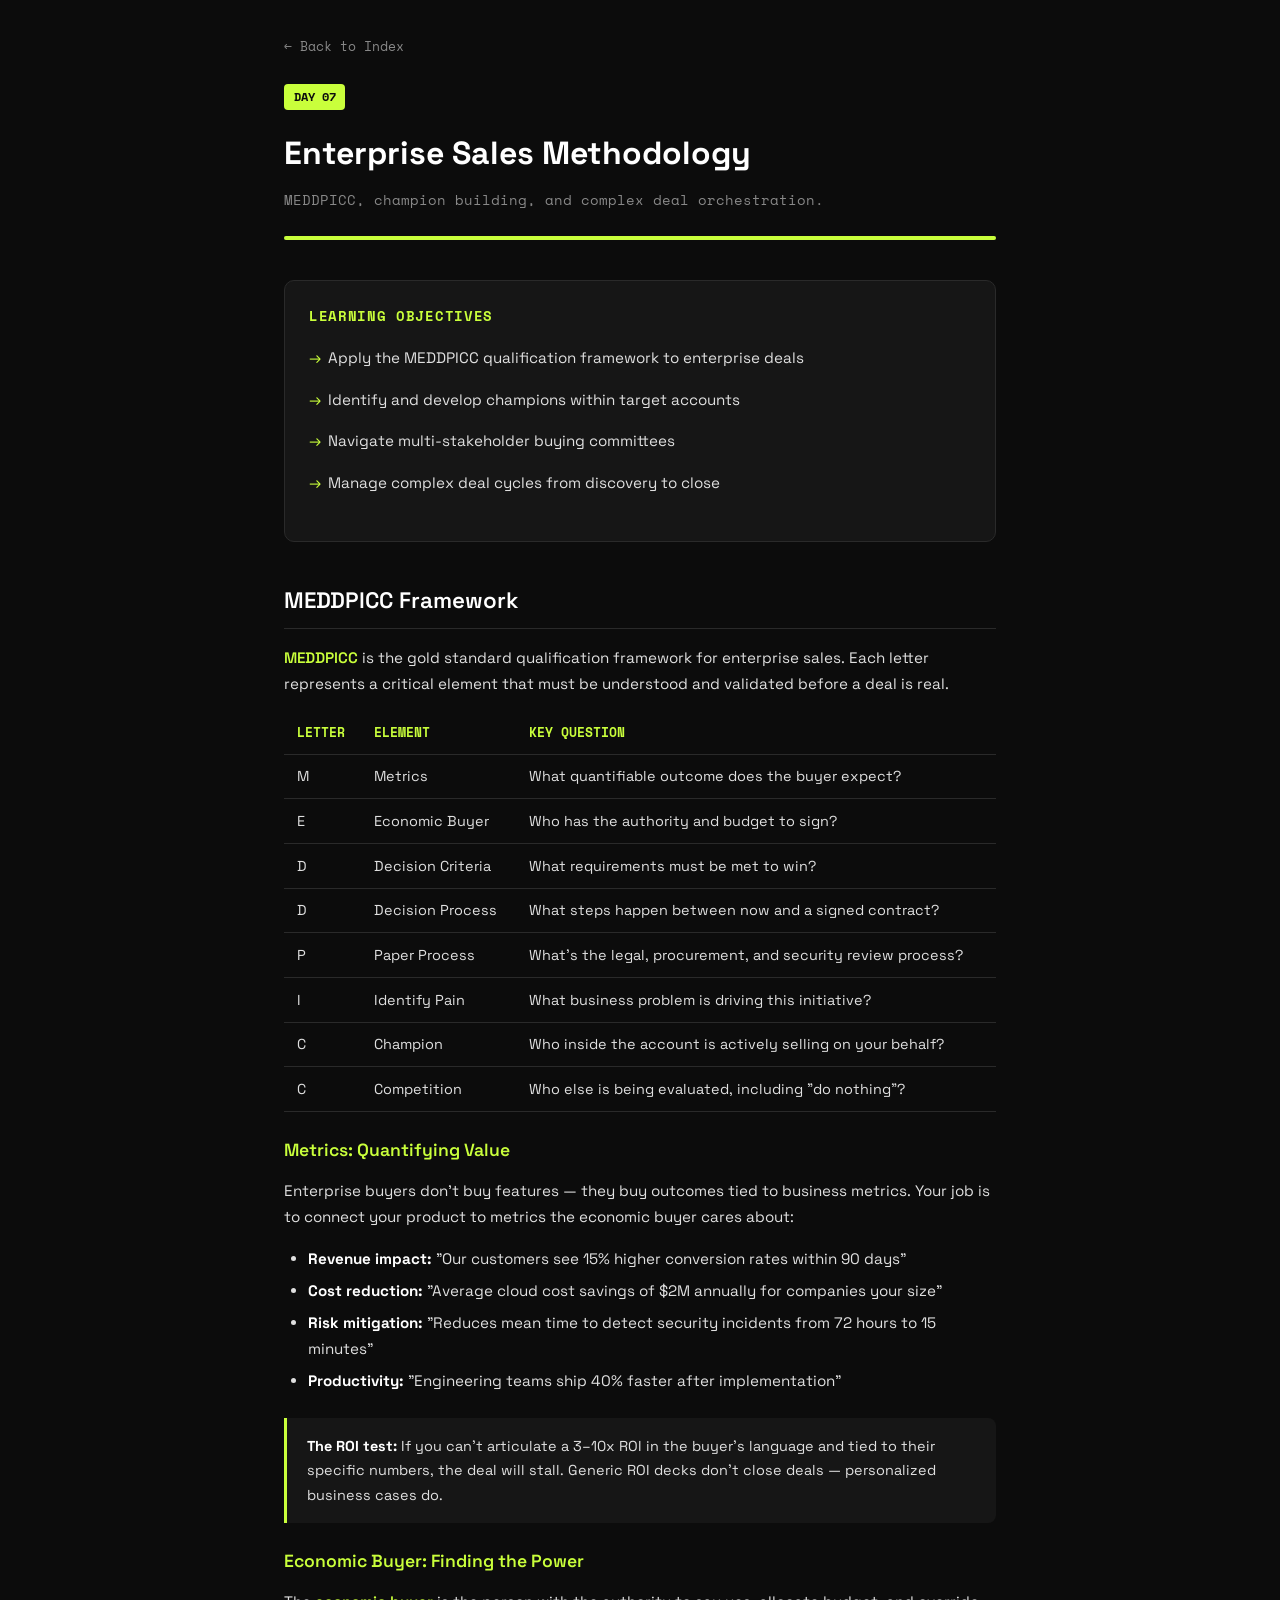
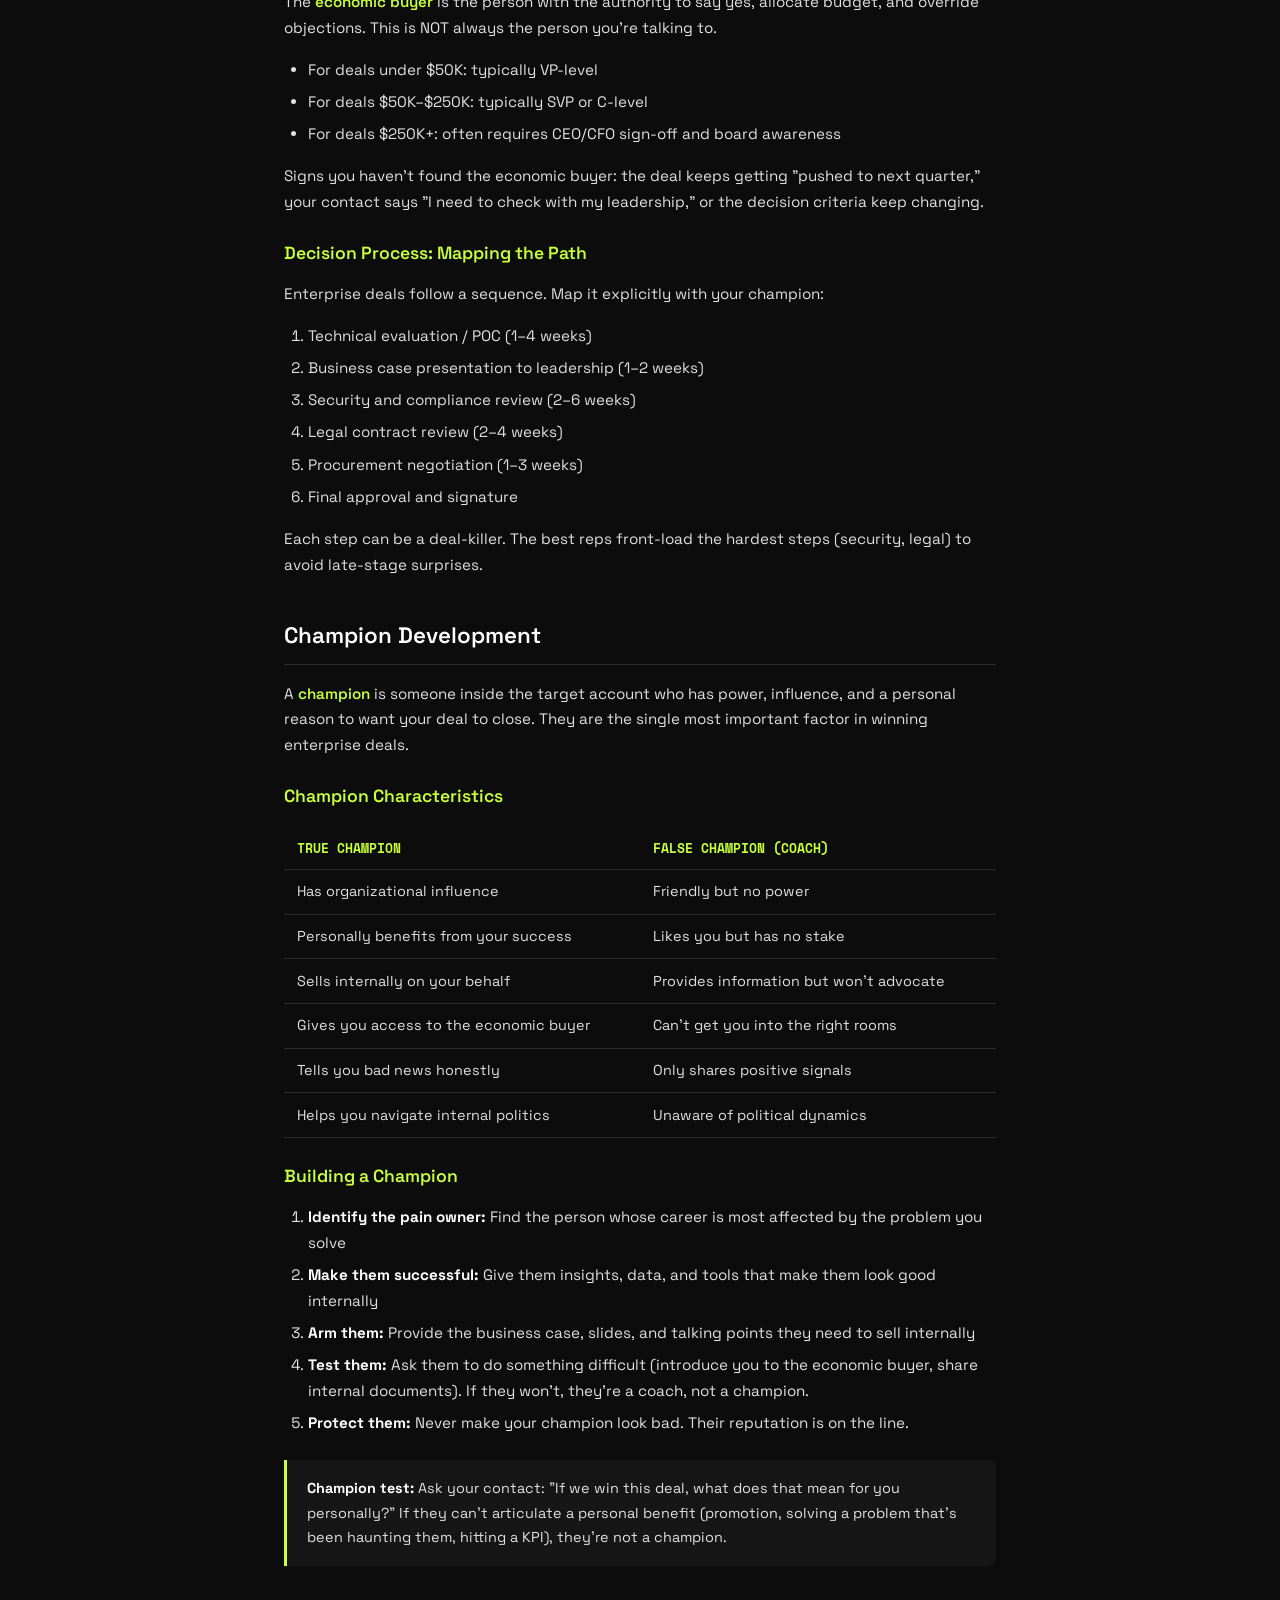
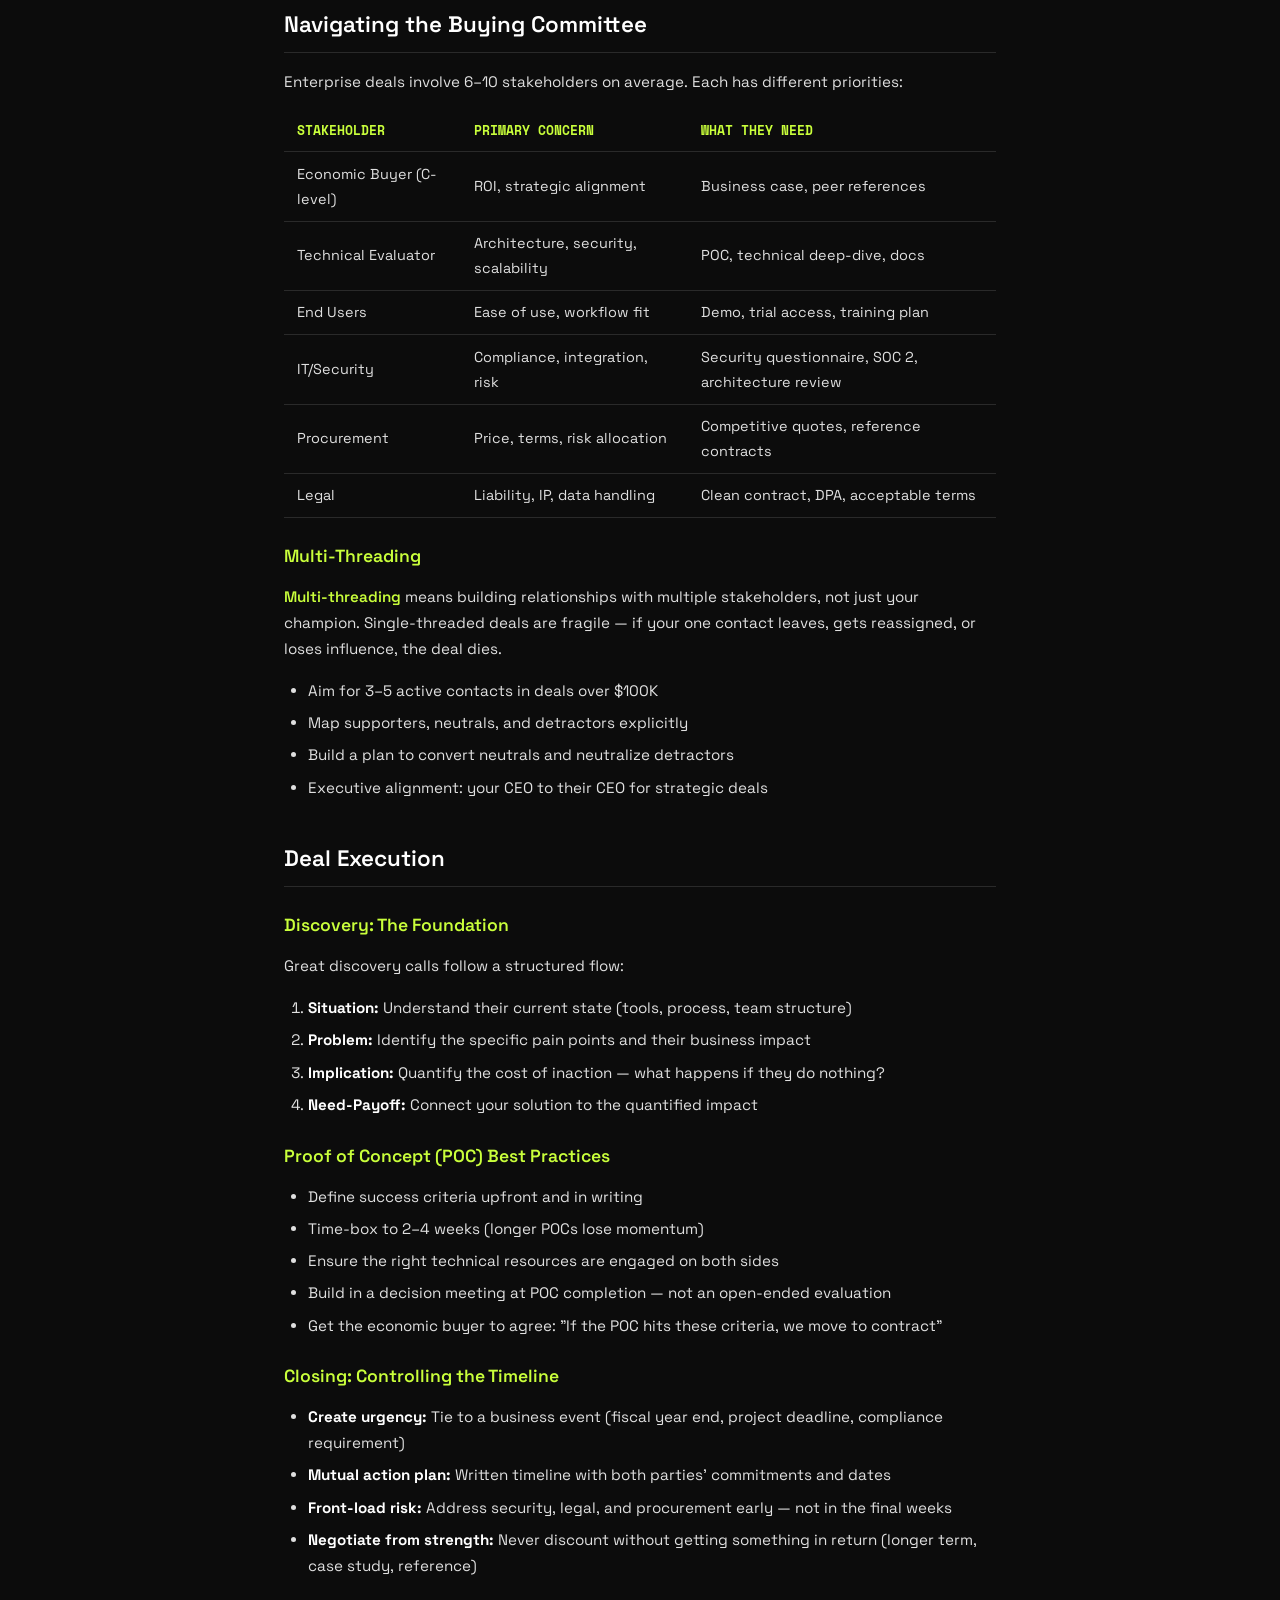
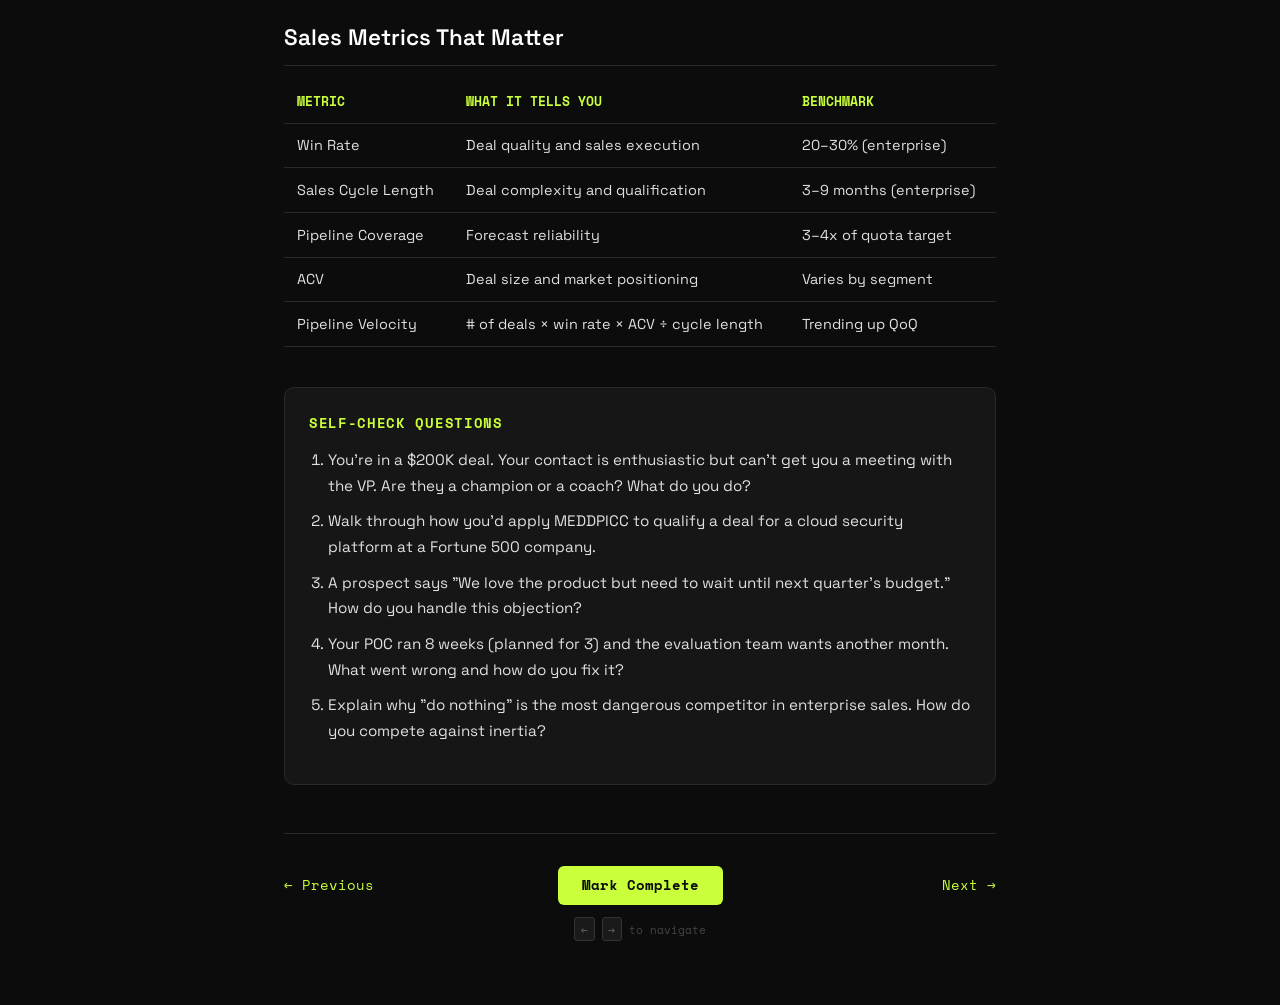
<file: day-07.html>
<!DOCTYPE html>
<html lang="en">
<head>
  <meta charset="UTF-8">
  <meta name="viewport" content="width=device-width, initial-scale=1.0">
  <title>Day 07 — Enterprise Sales Methodology | 14-Day Career Upskill</title>
  <meta name="description" content="MEDDPICC, champion building, and complex deal orchestration.">
  <meta property="og:title" content="Day 07 — Enterprise Sales Methodology">
  <meta property="og:description" content="MEDDPICC, champion building, and complex deal orchestration.">
  <meta property="og:type" content="website">
  <link rel="icon" href="favicon.svg" type="image/svg+xml">
  <link rel="preconnect" href="https://fonts.googleapis.com">
  <link rel="preconnect" href="https://fonts.gstatic.com" crossorigin>
  <link href="https://fonts.googleapis.com/css2?family=Space+Grotesk:wght@400;500;600;700&family=Space+Mono:wght@400;700&display=swap" rel="stylesheet">
  <link rel="stylesheet" href="styles.css">
</head>
<body>

  <div class="container">
    <a href="index.html" class="back-link">← Back to Index</a>
    <header>
      <span class="day-badge">DAY 07</span>
      <h1>Enterprise Sales Methodology</h1>
      <p class="subtitle">MEDDPICC, champion building, and complex deal orchestration.</p>
      <div class="progress-bar"><div class="progress-fill"></div></div>
    </header>

    <div class="objectives">
      <h2>Learning Objectives</h2>
      <ul>
        <li>Apply the MEDDPICC qualification framework to enterprise deals</li>
        <li>Identify and develop champions within target accounts</li>
        <li>Navigate multi-stakeholder buying committees</li>
        <li>Manage complex deal cycles from discovery to close</li>
      </ul>
    </div>

    <section>
      <h2>MEDDPICC Framework</h2>
      <p><span class="key-term">MEDDPICC</span> is the gold standard qualification framework for enterprise sales. Each letter represents a critical element that must be understood and validated before a deal is real.</p>

      <table>
        <thead>
          <tr><th>Letter</th><th>Element</th><th>Key Question</th></tr>
        </thead>
        <tbody>
          <tr><td>M</td><td>Metrics</td><td>What quantifiable outcome does the buyer expect?</td></tr>
          <tr><td>E</td><td>Economic Buyer</td><td>Who has the authority and budget to sign?</td></tr>
          <tr><td>D</td><td>Decision Criteria</td><td>What requirements must be met to win?</td></tr>
          <tr><td>D</td><td>Decision Process</td><td>What steps happen between now and a signed contract?</td></tr>
          <tr><td>P</td><td>Paper Process</td><td>What's the legal, procurement, and security review process?</td></tr>
          <tr><td>I</td><td>Identify Pain</td><td>What business problem is driving this initiative?</td></tr>
          <tr><td>C</td><td>Champion</td><td>Who inside the account is actively selling on your behalf?</td></tr>
          <tr><td>C</td><td>Competition</td><td>Who else is being evaluated, including "do nothing"?</td></tr>
        </tbody>
      </table>

      <h3>Metrics: Quantifying Value</h3>
      <p>Enterprise buyers don't buy features — they buy outcomes tied to business metrics. Your job is to connect your product to metrics the economic buyer cares about:</p>
      <ul>
        <li><strong>Revenue impact:</strong> "Our customers see 15% higher conversion rates within 90 days"</li>
        <li><strong>Cost reduction:</strong> "Average cloud cost savings of $2M annually for companies your size"</li>
        <li><strong>Risk mitigation:</strong> "Reduces mean time to detect security incidents from 72 hours to 15 minutes"</li>
        <li><strong>Productivity:</strong> "Engineering teams ship 40% faster after implementation"</li>
      </ul>

      <div class="callout">
        <strong>The ROI test:</strong> If you can't articulate a 3–10x ROI in the buyer's language and tied to their specific numbers, the deal will stall. Generic ROI decks don't close deals — personalized business cases do.
      </div>

      <h3>Economic Buyer: Finding the Power</h3>
      <p>The <span class="key-term">economic buyer</span> is the person with the authority to say yes, allocate budget, and override objections. This is NOT always the person you're talking to.</p>
      <ul>
        <li>For deals under $50K: typically VP-level</li>
        <li>For deals $50K–$250K: typically SVP or C-level</li>
        <li>For deals $250K+: often requires CEO/CFO sign-off and board awareness</li>
      </ul>
      <p>Signs you haven't found the economic buyer: the deal keeps getting "pushed to next quarter," your contact says "I need to check with my leadership," or the decision criteria keep changing.</p>

      <h3>Decision Process: Mapping the Path</h3>
      <p>Enterprise deals follow a sequence. Map it explicitly with your champion:</p>
      <ol>
        <li>Technical evaluation / POC (1–4 weeks)</li>
        <li>Business case presentation to leadership (1–2 weeks)</li>
        <li>Security and compliance review (2–6 weeks)</li>
        <li>Legal contract review (2–4 weeks)</li>
        <li>Procurement negotiation (1–3 weeks)</li>
        <li>Final approval and signature</li>
      </ol>
      <p>Each step can be a deal-killer. The best reps front-load the hardest steps (security, legal) to avoid late-stage surprises.</p>
    </section>

    <section>
      <h2>Champion Development</h2>
      <p>A <span class="key-term">champion</span> is someone inside the target account who has power, influence, and a personal reason to want your deal to close. They are the single most important factor in winning enterprise deals.</p>

      <h3>Champion Characteristics</h3>
      <table>
        <thead>
          <tr><th>True Champion</th><th>False Champion (Coach)</th></tr>
        </thead>
        <tbody>
          <tr><td>Has organizational influence</td><td>Friendly but no power</td></tr>
          <tr><td>Personally benefits from your success</td><td>Likes you but has no stake</td></tr>
          <tr><td>Sells internally on your behalf</td><td>Provides information but won't advocate</td></tr>
          <tr><td>Gives you access to the economic buyer</td><td>Can't get you into the right rooms</td></tr>
          <tr><td>Tells you bad news honestly</td><td>Only shares positive signals</td></tr>
          <tr><td>Helps you navigate internal politics</td><td>Unaware of political dynamics</td></tr>
        </tbody>
      </table>

      <h3>Building a Champion</h3>
      <ol>
        <li><strong>Identify the pain owner:</strong> Find the person whose career is most affected by the problem you solve</li>
        <li><strong>Make them successful:</strong> Give them insights, data, and tools that make them look good internally</li>
        <li><strong>Arm them:</strong> Provide the business case, slides, and talking points they need to sell internally</li>
        <li><strong>Test them:</strong> Ask them to do something difficult (introduce you to the economic buyer, share internal documents). If they won't, they're a coach, not a champion.</li>
        <li><strong>Protect them:</strong> Never make your champion look bad. Their reputation is on the line.</li>
      </ol>

      <div class="callout">
        <strong>Champion test:</strong> Ask your contact: "If we win this deal, what does that mean for you personally?" If they can't articulate a personal benefit (promotion, solving a problem that's been haunting them, hitting a KPI), they're not a champion.
      </div>
    </section>

    <section>
      <h2>Navigating the Buying Committee</h2>
      <p>Enterprise deals involve 6–10 stakeholders on average. Each has different priorities:</p>

      <table>
        <thead>
          <tr><th>Stakeholder</th><th>Primary Concern</th><th>What They Need</th></tr>
        </thead>
        <tbody>
          <tr><td>Economic Buyer (C-level)</td><td>ROI, strategic alignment</td><td>Business case, peer references</td></tr>
          <tr><td>Technical Evaluator</td><td>Architecture, security, scalability</td><td>POC, technical deep-dive, docs</td></tr>
          <tr><td>End Users</td><td>Ease of use, workflow fit</td><td>Demo, trial access, training plan</td></tr>
          <tr><td>IT/Security</td><td>Compliance, integration, risk</td><td>Security questionnaire, SOC 2, architecture review</td></tr>
          <tr><td>Procurement</td><td>Price, terms, risk allocation</td><td>Competitive quotes, reference contracts</td></tr>
          <tr><td>Legal</td><td>Liability, IP, data handling</td><td>Clean contract, DPA, acceptable terms</td></tr>
        </tbody>
      </table>

      <h3>Multi-Threading</h3>
      <p><span class="key-term">Multi-threading</span> means building relationships with multiple stakeholders, not just your champion. Single-threaded deals are fragile — if your one contact leaves, gets reassigned, or loses influence, the deal dies.</p>
      <ul>
        <li>Aim for 3–5 active contacts in deals over $100K</li>
        <li>Map supporters, neutrals, and detractors explicitly</li>
        <li>Build a plan to convert neutrals and neutralize detractors</li>
        <li>Executive alignment: your CEO to their CEO for strategic deals</li>
      </ul>
    </section>

    <section>
      <h2>Deal Execution</h2>

      <h3>Discovery: The Foundation</h3>
      <p>Great discovery calls follow a structured flow:</p>
      <ol>
        <li><strong>Situation:</strong> Understand their current state (tools, process, team structure)</li>
        <li><strong>Problem:</strong> Identify the specific pain points and their business impact</li>
        <li><strong>Implication:</strong> Quantify the cost of inaction — what happens if they do nothing?</li>
        <li><strong>Need-Payoff:</strong> Connect your solution to the quantified impact</li>
      </ol>

      <h3>Proof of Concept (POC) Best Practices</h3>
      <ul>
        <li>Define success criteria upfront and in writing</li>
        <li>Time-box to 2–4 weeks (longer POCs lose momentum)</li>
        <li>Ensure the right technical resources are engaged on both sides</li>
        <li>Build in a decision meeting at POC completion — not an open-ended evaluation</li>
        <li>Get the economic buyer to agree: "If the POC hits these criteria, we move to contract"</li>
      </ul>

      <h3>Closing: Controlling the Timeline</h3>
      <ul>
        <li><strong>Create urgency:</strong> Tie to a business event (fiscal year end, project deadline, compliance requirement)</li>
        <li><strong>Mutual action plan:</strong> Written timeline with both parties' commitments and dates</li>
        <li><strong>Front-load risk:</strong> Address security, legal, and procurement early — not in the final weeks</li>
        <li><strong>Negotiate from strength:</strong> Never discount without getting something in return (longer term, case study, reference)</li>
      </ul>
    </section>

    <section>
      <h2>Sales Metrics That Matter</h2>
      <table>
        <thead>
          <tr><th>Metric</th><th>What It Tells You</th><th>Benchmark</th></tr>
        </thead>
        <tbody>
          <tr><td>Win Rate</td><td>Deal quality and sales execution</td><td>20–30% (enterprise)</td></tr>
          <tr><td>Sales Cycle Length</td><td>Deal complexity and qualification</td><td>3–9 months (enterprise)</td></tr>
          <tr><td>Pipeline Coverage</td><td>Forecast reliability</td><td>3–4x of quota target</td></tr>
          <tr><td>ACV</td><td>Deal size and market positioning</td><td>Varies by segment</td></tr>
          <tr><td>Pipeline Velocity</td><td># of deals × win rate × ACV ÷ cycle length</td><td>Trending up QoQ</td></tr>
        </tbody>
      </table>
    </section>

    <div class="self-check">
      <h2>Self-Check Questions</h2>
      <ol>
        <li>You're in a $200K deal. Your contact is enthusiastic but can't get you a meeting with the VP. Are they a champion or a coach? What do you do?</li>
        <li>Walk through how you'd apply MEDDPICC to qualify a deal for a cloud security platform at a Fortune 500 company.</li>
        <li>A prospect says "We love the product but need to wait until next quarter's budget." How do you handle this objection?</li>
        <li>Your POC ran 8 weeks (planned for 3) and the evaluation team wants another month. What went wrong and how do you fix it?</li>
        <li>Explain why "do nothing" is the most dangerous competitor in enterprise sales. How do you compete against inertia?</li>
      </ol>
    </div>

    <nav class="lesson-nav">
      <a class="nav-prev" href="day-06.html">← Previous</a>
      <button class="mark-complete-btn" data-day="07">Mark Complete</button>
      <a class="nav-next" href="day-08.html">Next →</a>
    </nav>
    <div class="keyboard-hint"><kbd>&larr;</kbd> <kbd>&rarr;</kbd> to navigate</div>
  </div>
  <script src="app.js"></script>
</body>
</html>
</file>
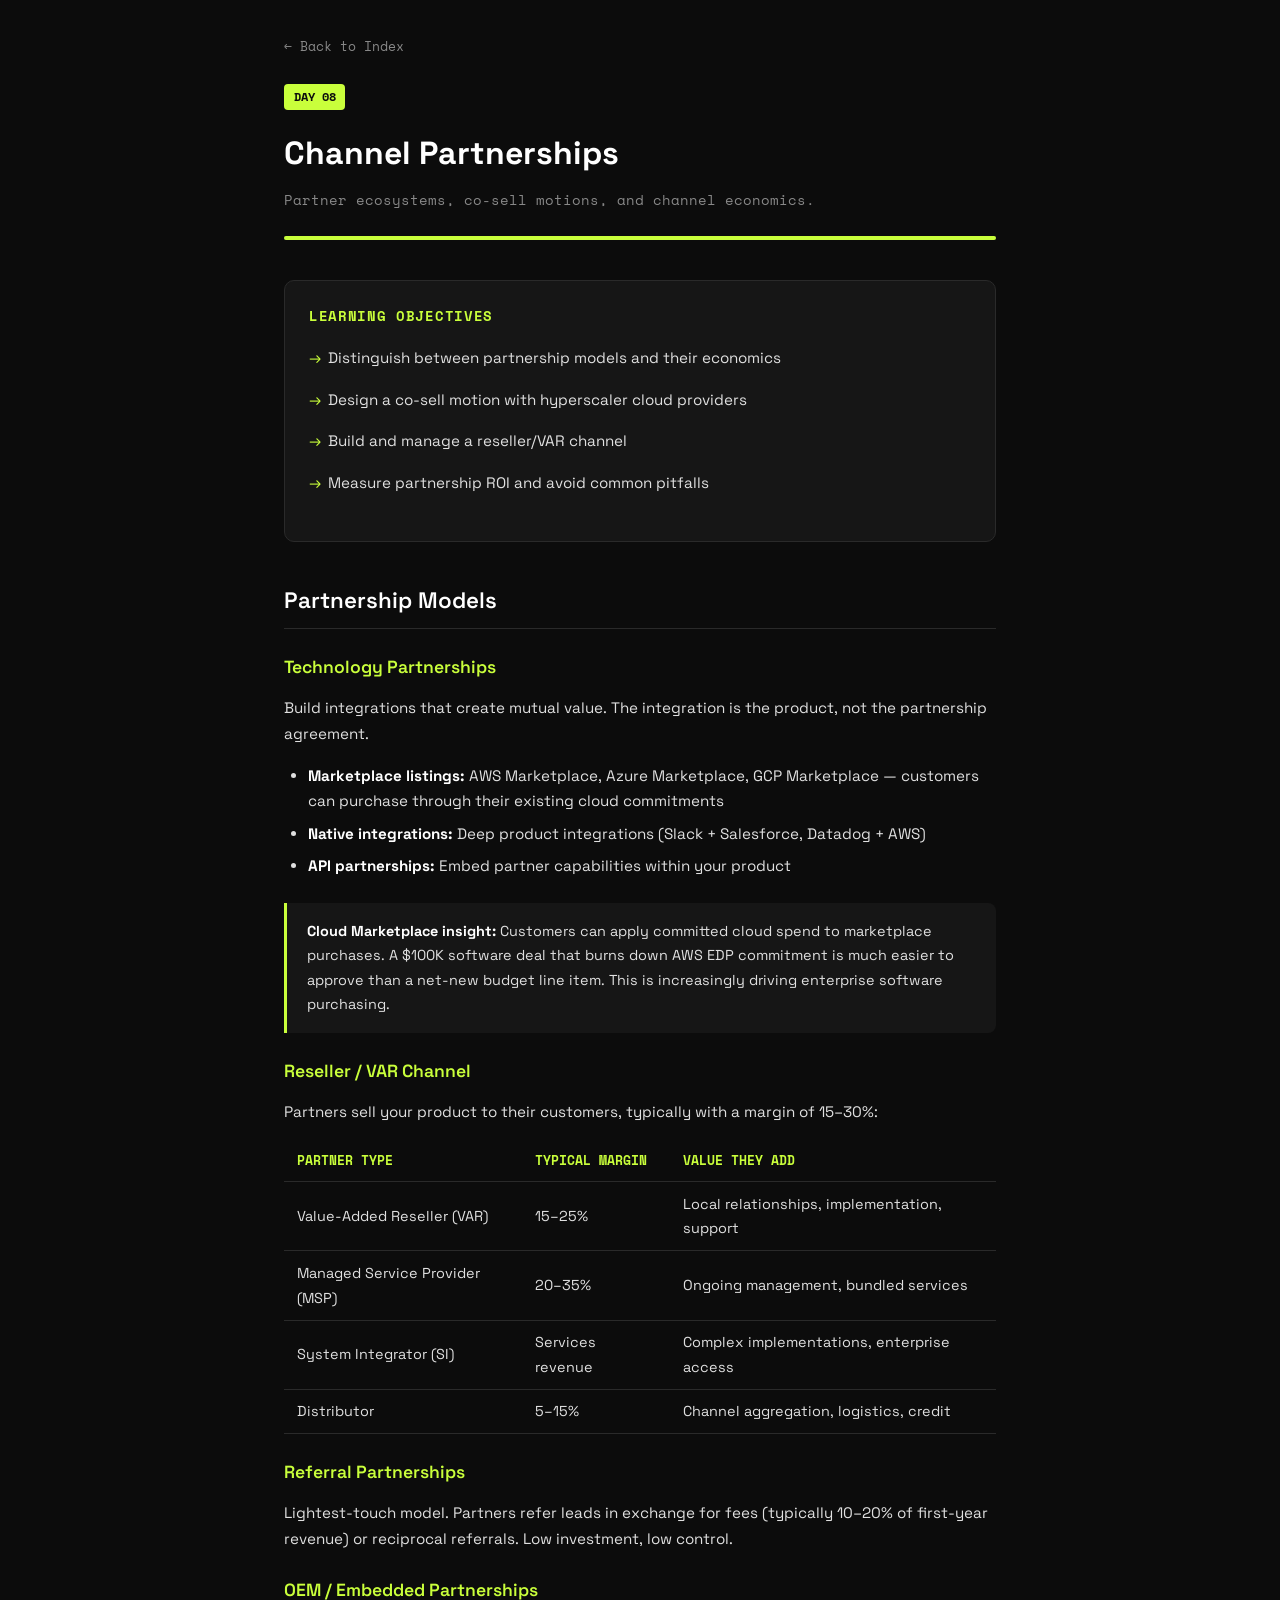
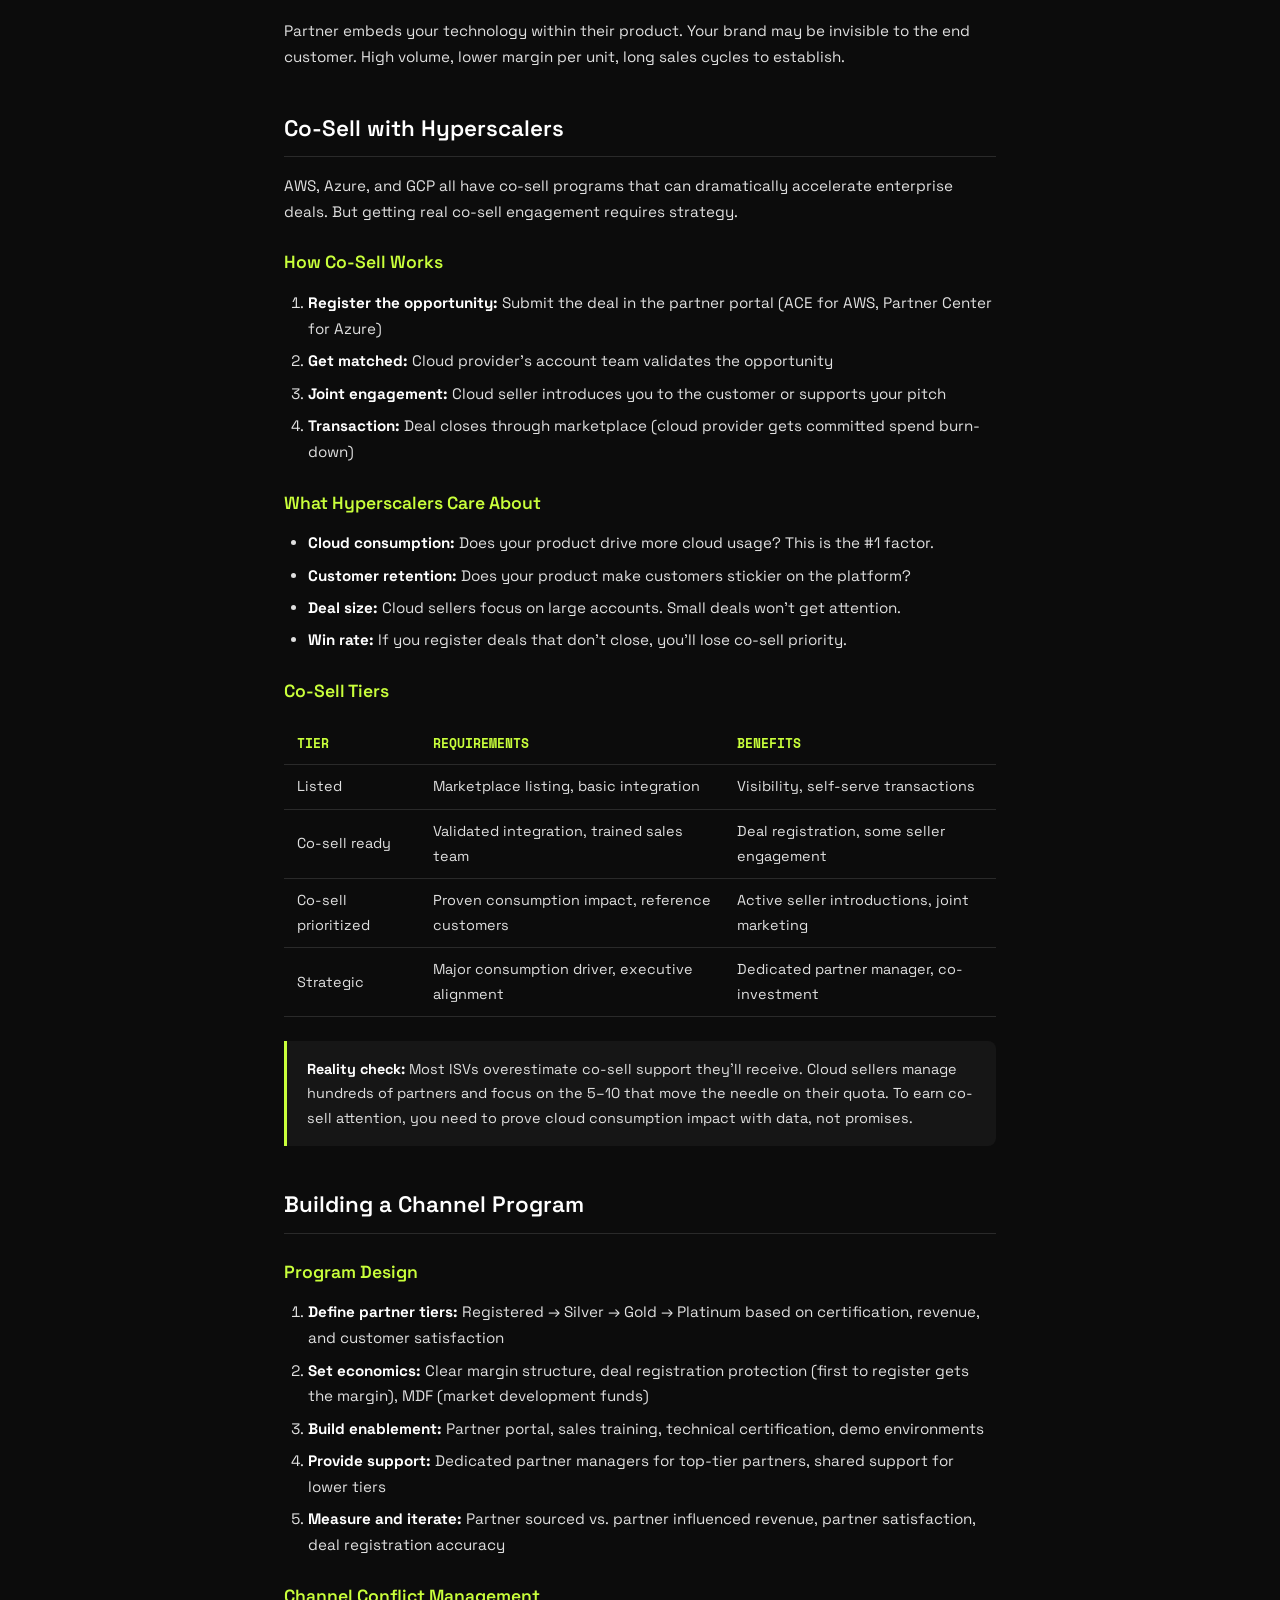
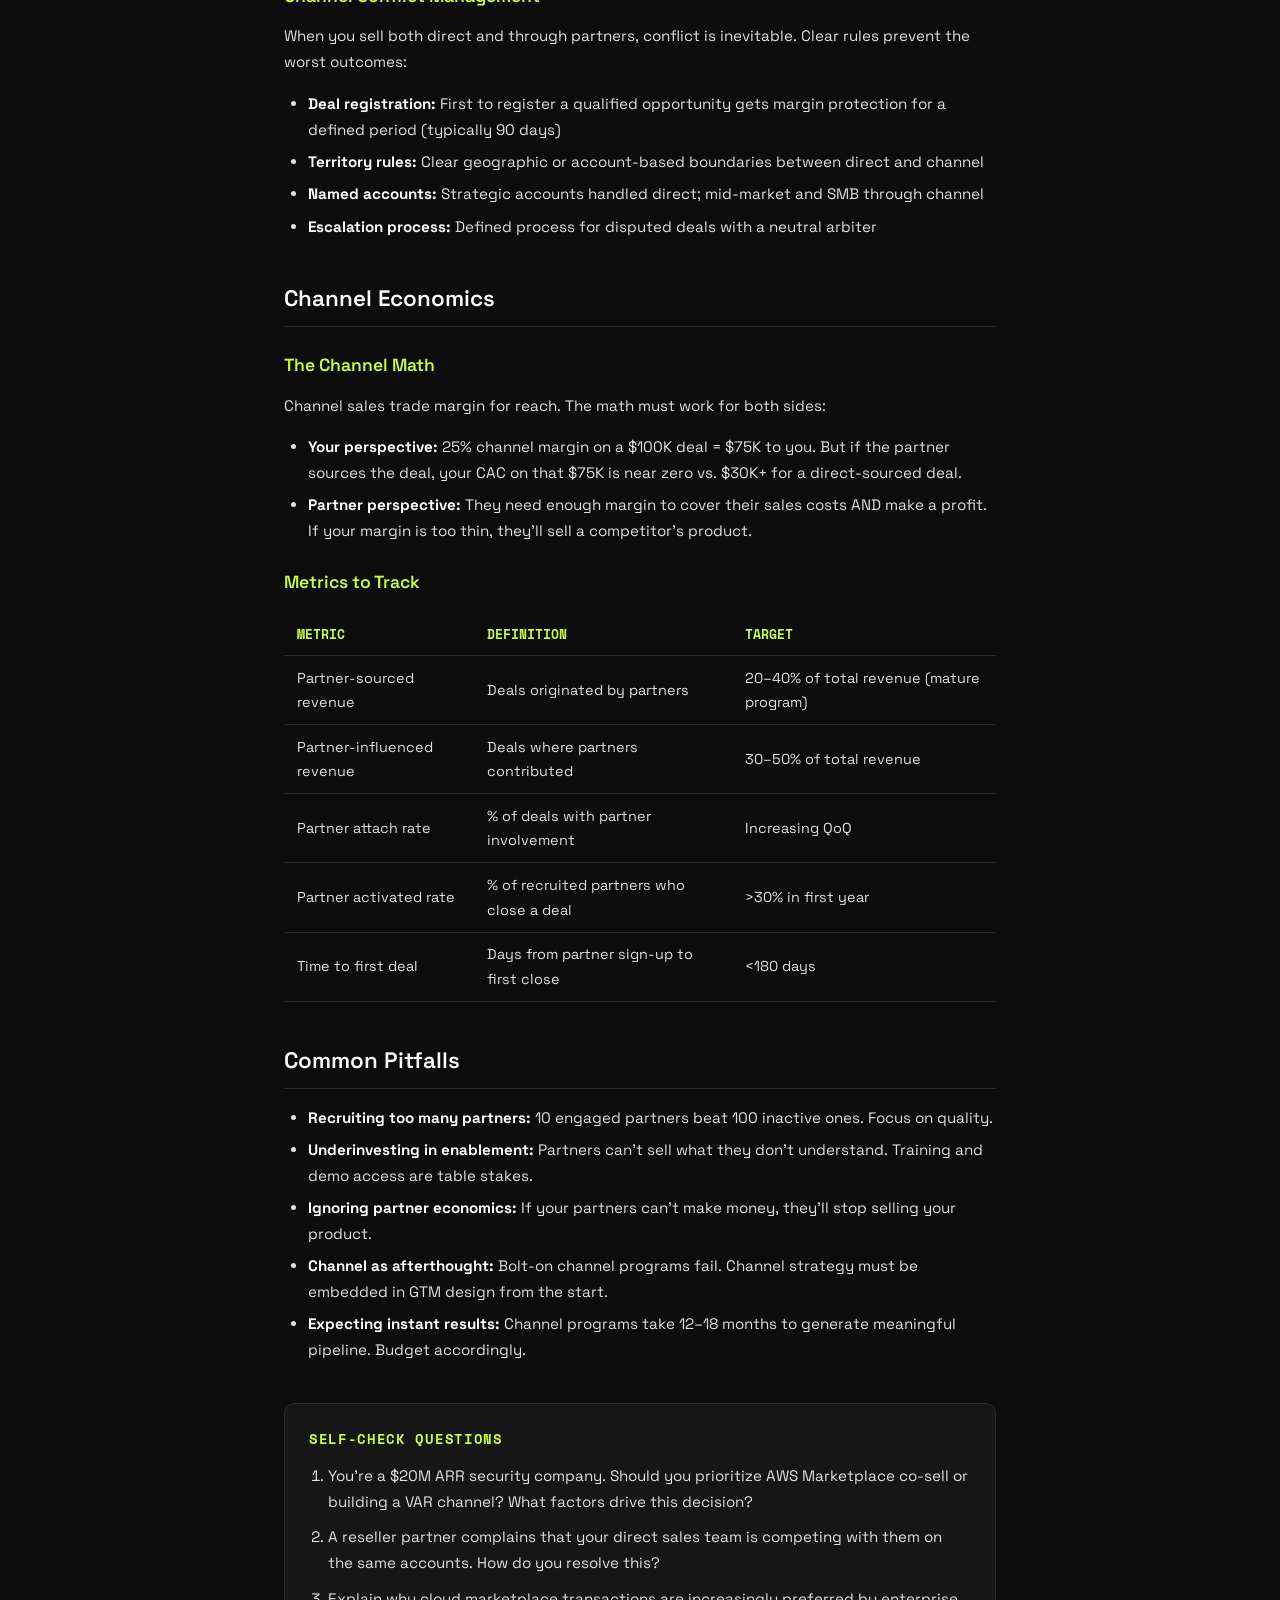
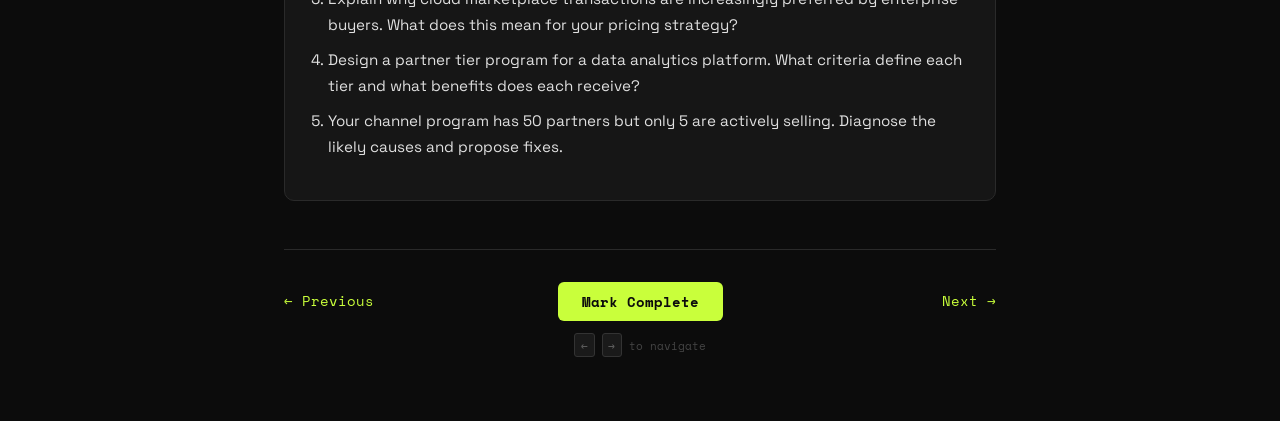
<file: day-08.html>
<!DOCTYPE html>
<html lang="en">
<head>
  <meta charset="UTF-8">
  <meta name="viewport" content="width=device-width, initial-scale=1.0">
  <title>Day 08 — Channel Partnerships | 14-Day Career Upskill</title>
  <meta name="description" content="Partner ecosystems, co-sell motions, and channel economics.">
  <meta property="og:title" content="Day 08 — Channel Partnerships">
  <meta property="og:description" content="Partner ecosystems, co-sell motions, and channel economics.">
  <meta property="og:type" content="website">
  <link rel="icon" href="favicon.svg" type="image/svg+xml">
  <link rel="preconnect" href="https://fonts.googleapis.com">
  <link rel="preconnect" href="https://fonts.gstatic.com" crossorigin>
  <link href="https://fonts.googleapis.com/css2?family=Space+Grotesk:wght@400;500;600;700&family=Space+Mono:wght@400;700&display=swap" rel="stylesheet">
  <link rel="stylesheet" href="styles.css">
</head>
<body>

  <div class="container">
    <a href="index.html" class="back-link">← Back to Index</a>
    <header>
      <span class="day-badge">DAY 08</span>
      <h1>Channel Partnerships</h1>
      <p class="subtitle">Partner ecosystems, co-sell motions, and channel economics.</p>
      <div class="progress-bar"><div class="progress-fill"></div></div>
    </header>

    <div class="objectives">
      <h2>Learning Objectives</h2>
      <ul>
        <li>Distinguish between partnership models and their economics</li>
        <li>Design a co-sell motion with hyperscaler cloud providers</li>
        <li>Build and manage a reseller/VAR channel</li>
        <li>Measure partnership ROI and avoid common pitfalls</li>
      </ul>
    </div>

    <section>
      <h2>Partnership Models</h2>

      <h3>Technology Partnerships</h3>
      <p>Build integrations that create mutual value. The integration is the product, not the partnership agreement.</p>
      <ul>
        <li><strong>Marketplace listings:</strong> AWS Marketplace, Azure Marketplace, GCP Marketplace — customers can purchase through their existing cloud commitments</li>
        <li><strong>Native integrations:</strong> Deep product integrations (Slack + Salesforce, Datadog + AWS)</li>
        <li><strong>API partnerships:</strong> Embed partner capabilities within your product</li>
      </ul>

      <div class="callout">
        <strong>Cloud Marketplace insight:</strong> Customers can apply committed cloud spend to marketplace purchases. A $100K software deal that burns down AWS EDP commitment is much easier to approve than a net-new budget line item. This is increasingly driving enterprise software purchasing.
      </div>

      <h3>Reseller / VAR Channel</h3>
      <p>Partners sell your product to their customers, typically with a margin of 15–30%:</p>
      <table>
        <thead>
          <tr><th>Partner Type</th><th>Typical Margin</th><th>Value They Add</th></tr>
        </thead>
        <tbody>
          <tr><td>Value-Added Reseller (VAR)</td><td>15–25%</td><td>Local relationships, implementation, support</td></tr>
          <tr><td>Managed Service Provider (MSP)</td><td>20–35%</td><td>Ongoing management, bundled services</td></tr>
          <tr><td>System Integrator (SI)</td><td>Services revenue</td><td>Complex implementations, enterprise access</td></tr>
          <tr><td>Distributor</td><td>5–15%</td><td>Channel aggregation, logistics, credit</td></tr>
        </tbody>
      </table>

      <h3>Referral Partnerships</h3>
      <p>Lightest-touch model. Partners refer leads in exchange for fees (typically 10–20% of first-year revenue) or reciprocal referrals. Low investment, low control.</p>

      <h3>OEM / Embedded Partnerships</h3>
      <p>Partner embeds your technology within their product. Your brand may be invisible to the end customer. High volume, lower margin per unit, long sales cycles to establish.</p>
    </section>

    <section>
      <h2>Co-Sell with Hyperscalers</h2>
      <p>AWS, Azure, and GCP all have co-sell programs that can dramatically accelerate enterprise deals. But getting real co-sell engagement requires strategy.</p>

      <h3>How Co-Sell Works</h3>
      <ol>
        <li><strong>Register the opportunity:</strong> Submit the deal in the partner portal (ACE for AWS, Partner Center for Azure)</li>
        <li><strong>Get matched:</strong> Cloud provider's account team validates the opportunity</li>
        <li><strong>Joint engagement:</strong> Cloud seller introduces you to the customer or supports your pitch</li>
        <li><strong>Transaction:</strong> Deal closes through marketplace (cloud provider gets committed spend burn-down)</li>
      </ol>

      <h3>What Hyperscalers Care About</h3>
      <ul>
        <li><strong>Cloud consumption:</strong> Does your product drive more cloud usage? This is the #1 factor.</li>
        <li><strong>Customer retention:</strong> Does your product make customers stickier on the platform?</li>
        <li><strong>Deal size:</strong> Cloud sellers focus on large accounts. Small deals won't get attention.</li>
        <li><strong>Win rate:</strong> If you register deals that don't close, you'll lose co-sell priority.</li>
      </ul>

      <h3>Co-Sell Tiers</h3>
      <table>
        <thead>
          <tr><th>Tier</th><th>Requirements</th><th>Benefits</th></tr>
        </thead>
        <tbody>
          <tr><td>Listed</td><td>Marketplace listing, basic integration</td><td>Visibility, self-serve transactions</td></tr>
          <tr><td>Co-sell ready</td><td>Validated integration, trained sales team</td><td>Deal registration, some seller engagement</td></tr>
          <tr><td>Co-sell prioritized</td><td>Proven consumption impact, reference customers</td><td>Active seller introductions, joint marketing</td></tr>
          <tr><td>Strategic</td><td>Major consumption driver, executive alignment</td><td>Dedicated partner manager, co-investment</td></tr>
        </tbody>
      </table>

      <div class="callout">
        <strong>Reality check:</strong> Most ISVs overestimate co-sell support they'll receive. Cloud sellers manage hundreds of partners and focus on the 5–10 that move the needle on their quota. To earn co-sell attention, you need to prove cloud consumption impact with data, not promises.
      </div>
    </section>

    <section>
      <h2>Building a Channel Program</h2>

      <h3>Program Design</h3>
      <ol>
        <li><strong>Define partner tiers:</strong> Registered → Silver → Gold → Platinum based on certification, revenue, and customer satisfaction</li>
        <li><strong>Set economics:</strong> Clear margin structure, deal registration protection (first to register gets the margin), MDF (market development funds)</li>
        <li><strong>Build enablement:</strong> Partner portal, sales training, technical certification, demo environments</li>
        <li><strong>Provide support:</strong> Dedicated partner managers for top-tier partners, shared support for lower tiers</li>
        <li><strong>Measure and iterate:</strong> Partner sourced vs. partner influenced revenue, partner satisfaction, deal registration accuracy</li>
      </ol>

      <h3>Channel Conflict Management</h3>
      <p>When you sell both direct and through partners, conflict is inevitable. Clear rules prevent the worst outcomes:</p>
      <ul>
        <li><strong>Deal registration:</strong> First to register a qualified opportunity gets margin protection for a defined period (typically 90 days)</li>
        <li><strong>Territory rules:</strong> Clear geographic or account-based boundaries between direct and channel</li>
        <li><strong>Named accounts:</strong> Strategic accounts handled direct; mid-market and SMB through channel</li>
        <li><strong>Escalation process:</strong> Defined process for disputed deals with a neutral arbiter</li>
      </ul>
    </section>

    <section>
      <h2>Channel Economics</h2>

      <h3>The Channel Math</h3>
      <p>Channel sales trade margin for reach. The math must work for both sides:</p>
      <ul>
        <li><strong>Your perspective:</strong> 25% channel margin on a $100K deal = $75K to you. But if the partner sources the deal, your CAC on that $75K is near zero vs. $30K+ for a direct-sourced deal.</li>
        <li><strong>Partner perspective:</strong> They need enough margin to cover their sales costs AND make a profit. If your margin is too thin, they'll sell a competitor's product.</li>
      </ul>

      <h3>Metrics to Track</h3>
      <table>
        <thead>
          <tr><th>Metric</th><th>Definition</th><th>Target</th></tr>
        </thead>
        <tbody>
          <tr><td>Partner-sourced revenue</td><td>Deals originated by partners</td><td>20–40% of total revenue (mature program)</td></tr>
          <tr><td>Partner-influenced revenue</td><td>Deals where partners contributed</td><td>30–50% of total revenue</td></tr>
          <tr><td>Partner attach rate</td><td>% of deals with partner involvement</td><td>Increasing QoQ</td></tr>
          <tr><td>Partner activated rate</td><td>% of recruited partners who close a deal</td><td>&gt;30% in first year</td></tr>
          <tr><td>Time to first deal</td><td>Days from partner sign-up to first close</td><td>&lt;180 days</td></tr>
        </tbody>
      </table>
    </section>

    <section>
      <h2>Common Pitfalls</h2>
      <ul>
        <li><strong>Recruiting too many partners:</strong> 10 engaged partners beat 100 inactive ones. Focus on quality.</li>
        <li><strong>Underinvesting in enablement:</strong> Partners can't sell what they don't understand. Training and demo access are table stakes.</li>
        <li><strong>Ignoring partner economics:</strong> If your partners can't make money, they'll stop selling your product.</li>
        <li><strong>Channel as afterthought:</strong> Bolt-on channel programs fail. Channel strategy must be embedded in GTM design from the start.</li>
        <li><strong>Expecting instant results:</strong> Channel programs take 12–18 months to generate meaningful pipeline. Budget accordingly.</li>
      </ul>
    </section>

    <div class="self-check">
      <h2>Self-Check Questions</h2>
      <ol>
        <li>You're a $20M ARR security company. Should you prioritize AWS Marketplace co-sell or building a VAR channel? What factors drive this decision?</li>
        <li>A reseller partner complains that your direct sales team is competing with them on the same accounts. How do you resolve this?</li>
        <li>Explain why cloud marketplace transactions are increasingly preferred by enterprise buyers. What does this mean for your pricing strategy?</li>
        <li>Design a partner tier program for a data analytics platform. What criteria define each tier and what benefits does each receive?</li>
        <li>Your channel program has 50 partners but only 5 are actively selling. Diagnose the likely causes and propose fixes.</li>
      </ol>
    </div>

    <nav class="lesson-nav">
      <a class="nav-prev" href="day-07.html">← Previous</a>
      <button class="mark-complete-btn" data-day="08">Mark Complete</button>
      <a class="nav-next" href="day-09.html">Next →</a>
    </nav>
    <div class="keyboard-hint"><kbd>&larr;</kbd> <kbd>&rarr;</kbd> to navigate</div>
  </div>
  <script src="app.js"></script>
</body>
</html>
</file>
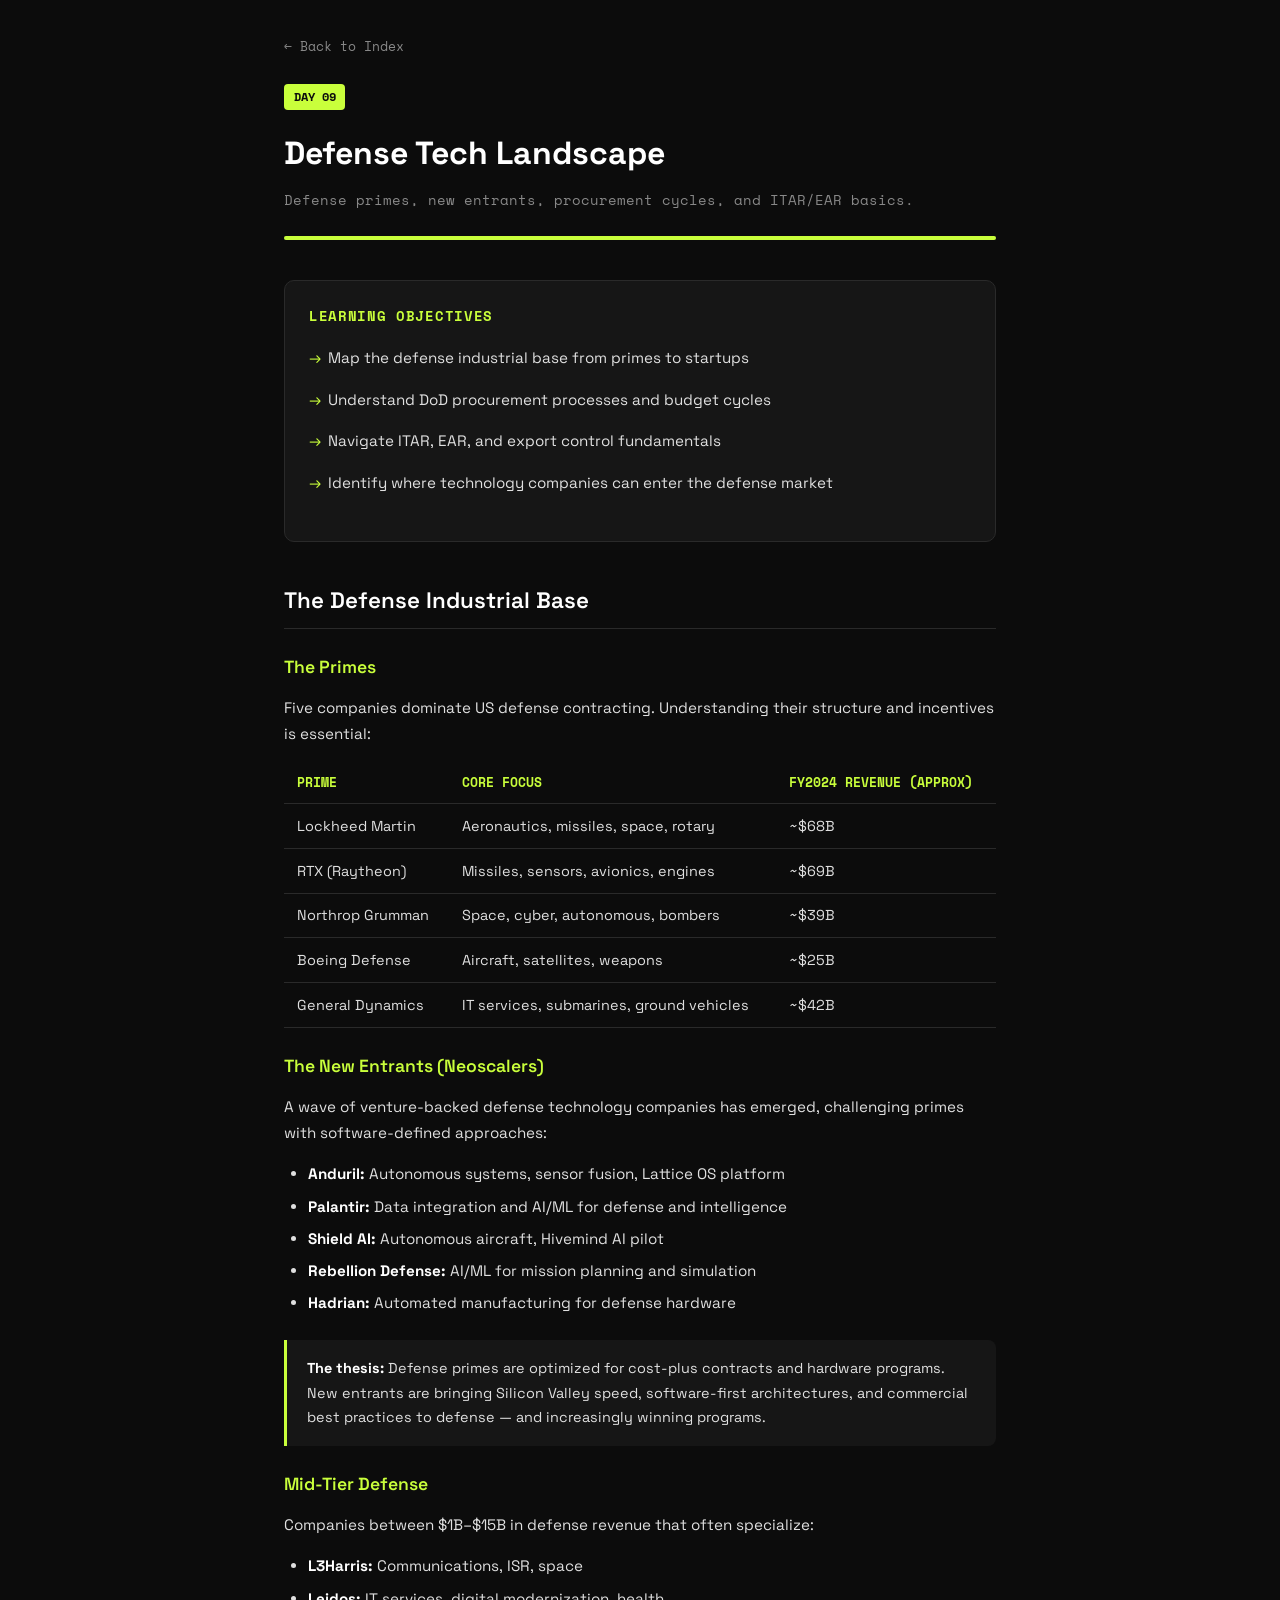
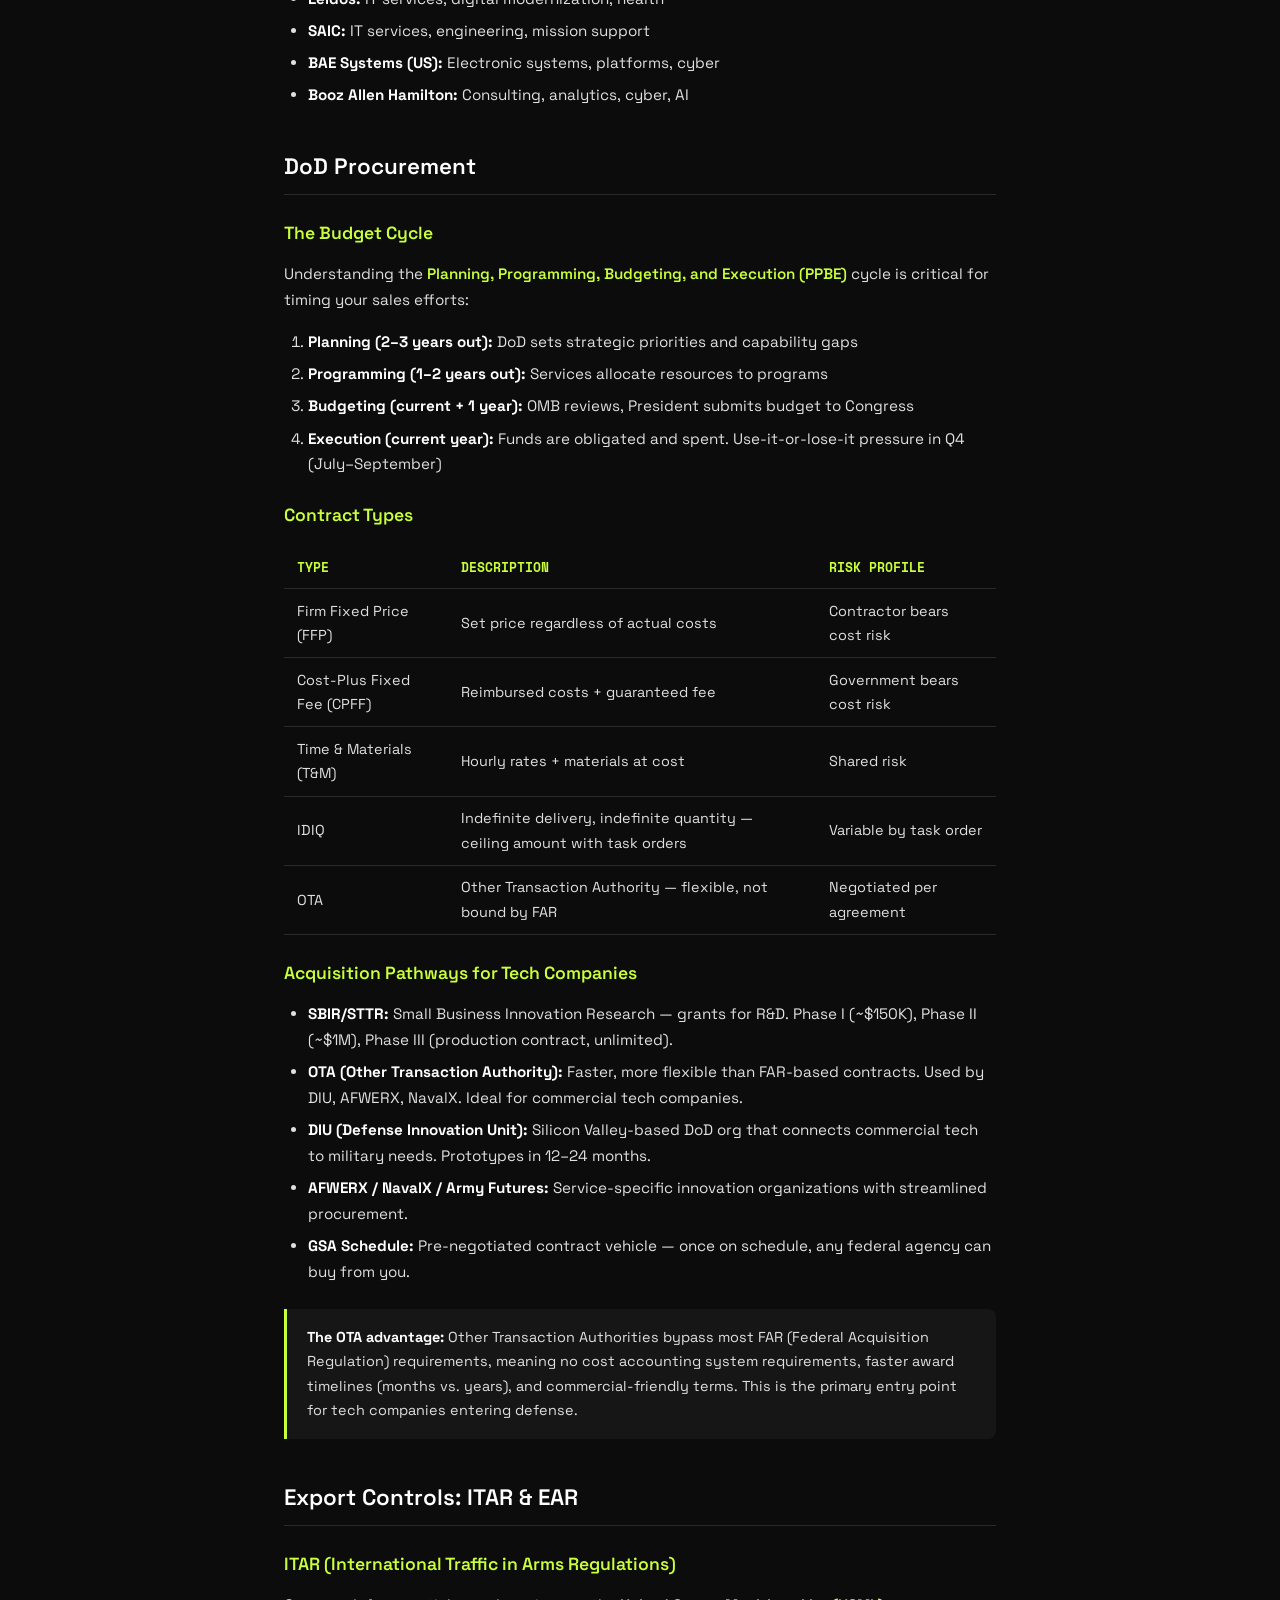
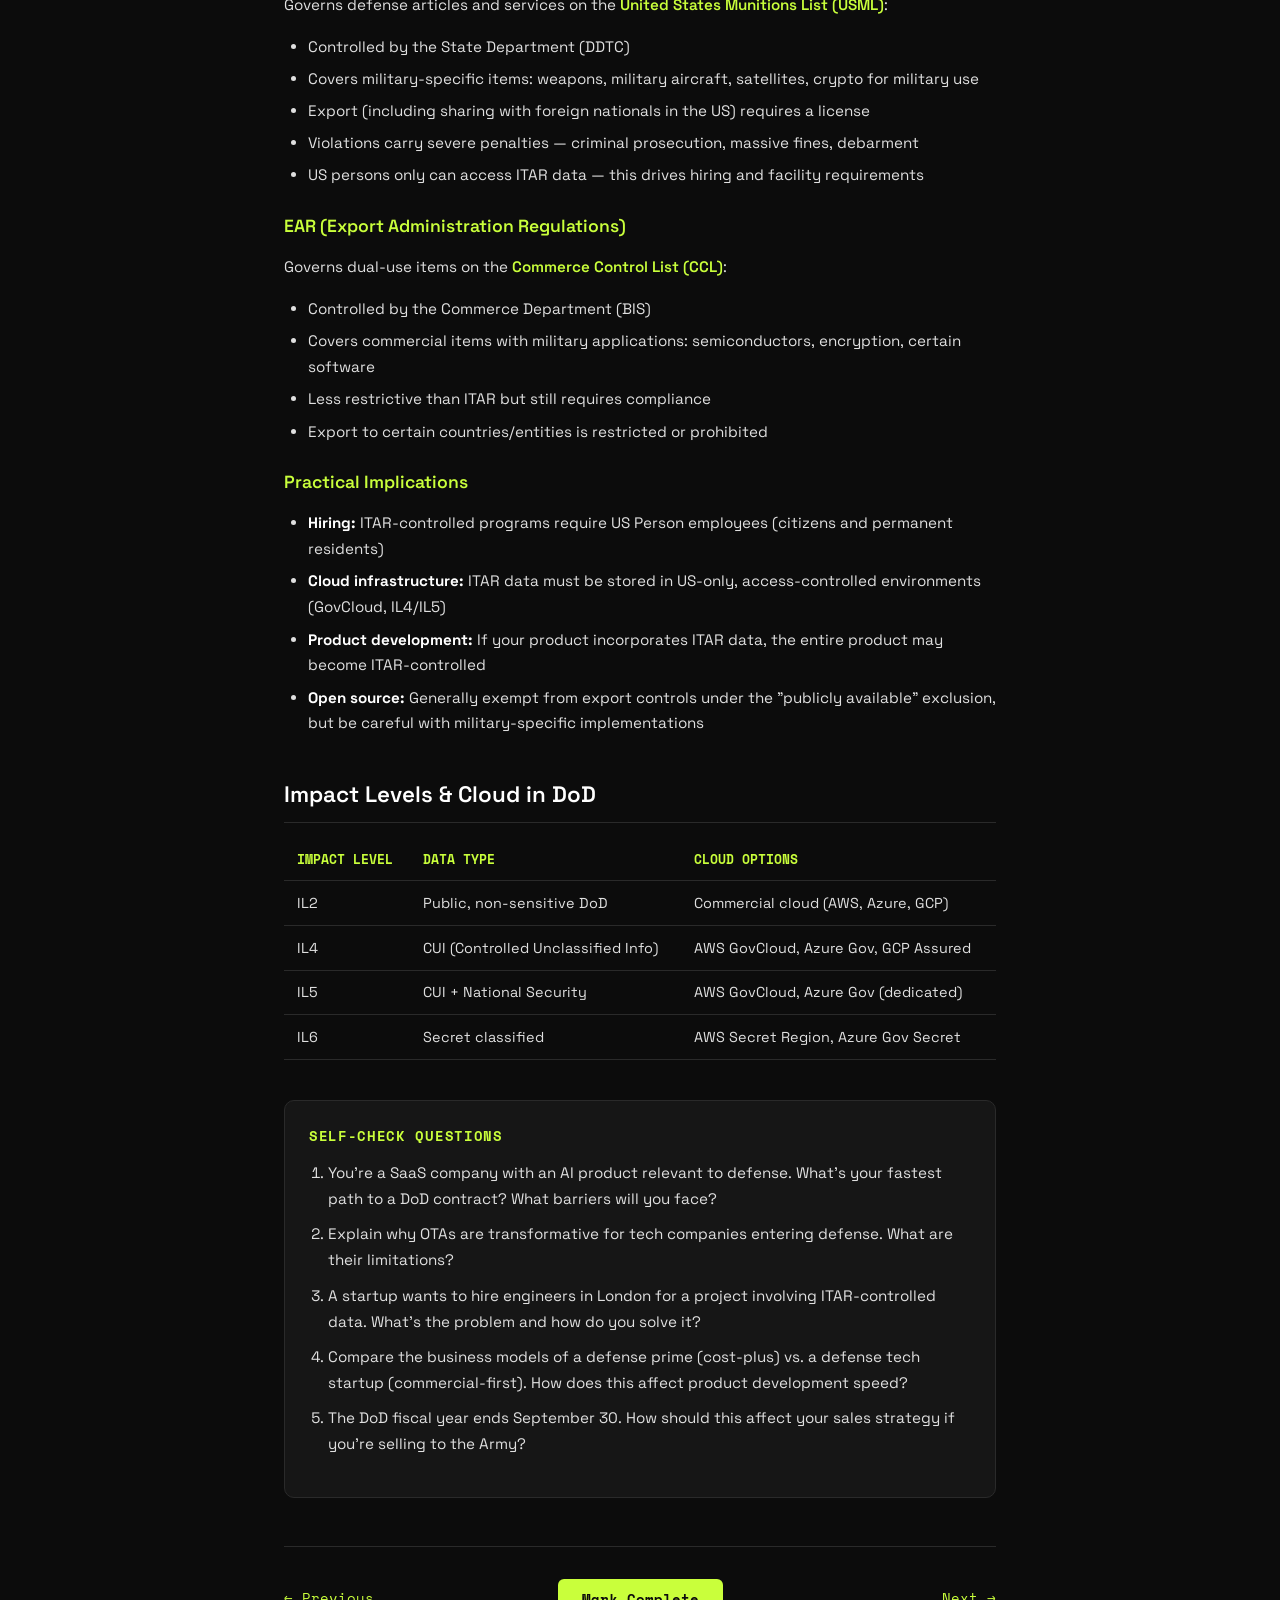
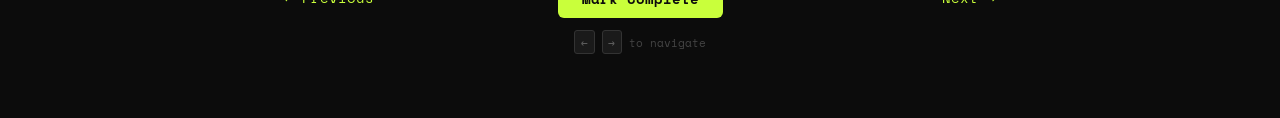
<file: day-09.html>
<!DOCTYPE html>
<html lang="en">
<head>
  <meta charset="UTF-8">
  <meta name="viewport" content="width=device-width, initial-scale=1.0">
  <title>Day 09 — Defense Tech Landscape | 14-Day Career Upskill</title>
  <meta name="description" content="Defense primes, new entrants, procurement cycles, and ITAR/EAR basics.">
  <meta property="og:title" content="Day 09 — Defense Tech Landscape">
  <meta property="og:description" content="Defense primes, new entrants, procurement cycles, and ITAR/EAR basics.">
  <meta property="og:type" content="website">
  <link rel="icon" href="favicon.svg" type="image/svg+xml">
  <link rel="preconnect" href="https://fonts.googleapis.com">
  <link rel="preconnect" href="https://fonts.gstatic.com" crossorigin>
  <link href="https://fonts.googleapis.com/css2?family=Space+Grotesk:wght@400;500;600;700&family=Space+Mono:wght@400;700&display=swap" rel="stylesheet">
  <link rel="stylesheet" href="styles.css">
</head>
<body>

  <div class="container">
    <a href="index.html" class="back-link">← Back to Index</a>
    <header>
      <span class="day-badge">DAY 09</span>
      <h1>Defense Tech Landscape</h1>
      <p class="subtitle">Defense primes, new entrants, procurement cycles, and ITAR/EAR basics.</p>
      <div class="progress-bar"><div class="progress-fill"></div></div>
    </header>

    <div class="objectives">
      <h2>Learning Objectives</h2>
      <ul>
        <li>Map the defense industrial base from primes to startups</li>
        <li>Understand DoD procurement processes and budget cycles</li>
        <li>Navigate ITAR, EAR, and export control fundamentals</li>
        <li>Identify where technology companies can enter the defense market</li>
      </ul>
    </div>

    <section>
      <h2>The Defense Industrial Base</h2>

      <h3>The Primes</h3>
      <p>Five companies dominate US defense contracting. Understanding their structure and incentives is essential:</p>
      <table>
        <thead>
          <tr><th>Prime</th><th>Core Focus</th><th>FY2024 Revenue (approx)</th></tr>
        </thead>
        <tbody>
          <tr><td>Lockheed Martin</td><td>Aeronautics, missiles, space, rotary</td><td>~$68B</td></tr>
          <tr><td>RTX (Raytheon)</td><td>Missiles, sensors, avionics, engines</td><td>~$69B</td></tr>
          <tr><td>Northrop Grumman</td><td>Space, cyber, autonomous, bombers</td><td>~$39B</td></tr>
          <tr><td>Boeing Defense</td><td>Aircraft, satellites, weapons</td><td>~$25B</td></tr>
          <tr><td>General Dynamics</td><td>IT services, submarines, ground vehicles</td><td>~$42B</td></tr>
        </tbody>
      </table>

      <h3>The New Entrants (Neoscalers)</h3>
      <p>A wave of venture-backed defense technology companies has emerged, challenging primes with software-defined approaches:</p>
      <ul>
        <li><strong>Anduril:</strong> Autonomous systems, sensor fusion, Lattice OS platform</li>
        <li><strong>Palantir:</strong> Data integration and AI/ML for defense and intelligence</li>
        <li><strong>Shield AI:</strong> Autonomous aircraft, Hivemind AI pilot</li>
        <li><strong>Rebellion Defense:</strong> AI/ML for mission planning and simulation</li>
        <li><strong>Hadrian:</strong> Automated manufacturing for defense hardware</li>
      </ul>

      <div class="callout">
        <strong>The thesis:</strong> Defense primes are optimized for cost-plus contracts and hardware programs. New entrants are bringing Silicon Valley speed, software-first architectures, and commercial best practices to defense — and increasingly winning programs.
      </div>

      <h3>Mid-Tier Defense</h3>
      <p>Companies between $1B–$15B in defense revenue that often specialize:</p>
      <ul>
        <li><strong>L3Harris:</strong> Communications, ISR, space</li>
        <li><strong>Leidos:</strong> IT services, digital modernization, health</li>
        <li><strong>SAIC:</strong> IT services, engineering, mission support</li>
        <li><strong>BAE Systems (US):</strong> Electronic systems, platforms, cyber</li>
        <li><strong>Booz Allen Hamilton:</strong> Consulting, analytics, cyber, AI</li>
      </ul>
    </section>

    <section>
      <h2>DoD Procurement</h2>

      <h3>The Budget Cycle</h3>
      <p>Understanding the <span class="key-term">Planning, Programming, Budgeting, and Execution (PPBE)</span> cycle is critical for timing your sales efforts:</p>
      <ol>
        <li><strong>Planning (2–3 years out):</strong> DoD sets strategic priorities and capability gaps</li>
        <li><strong>Programming (1–2 years out):</strong> Services allocate resources to programs</li>
        <li><strong>Budgeting (current + 1 year):</strong> OMB reviews, President submits budget to Congress</li>
        <li><strong>Execution (current year):</strong> Funds are obligated and spent. Use-it-or-lose-it pressure in Q4 (July–September)</li>
      </ol>

      <h3>Contract Types</h3>
      <table>
        <thead>
          <tr><th>Type</th><th>Description</th><th>Risk Profile</th></tr>
        </thead>
        <tbody>
          <tr><td>Firm Fixed Price (FFP)</td><td>Set price regardless of actual costs</td><td>Contractor bears cost risk</td></tr>
          <tr><td>Cost-Plus Fixed Fee (CPFF)</td><td>Reimbursed costs + guaranteed fee</td><td>Government bears cost risk</td></tr>
          <tr><td>Time & Materials (T&M)</td><td>Hourly rates + materials at cost</td><td>Shared risk</td></tr>
          <tr><td>IDIQ</td><td>Indefinite delivery, indefinite quantity — ceiling amount with task orders</td><td>Variable by task order</td></tr>
          <tr><td>OTA</td><td>Other Transaction Authority — flexible, not bound by FAR</td><td>Negotiated per agreement</td></tr>
        </tbody>
      </table>

      <h3>Acquisition Pathways for Tech Companies</h3>
      <ul>
        <li><strong>SBIR/STTR:</strong> Small Business Innovation Research — grants for R&D. Phase I (~$150K), Phase II (~$1M), Phase III (production contract, unlimited).</li>
        <li><strong>OTA (Other Transaction Authority):</strong> Faster, more flexible than FAR-based contracts. Used by DIU, AFWERX, NavalX. Ideal for commercial tech companies.</li>
        <li><strong>DIU (Defense Innovation Unit):</strong> Silicon Valley-based DoD org that connects commercial tech to military needs. Prototypes in 12–24 months.</li>
        <li><strong>AFWERX / NavalX / Army Futures:</strong> Service-specific innovation organizations with streamlined procurement.</li>
        <li><strong>GSA Schedule:</strong> Pre-negotiated contract vehicle — once on schedule, any federal agency can buy from you.</li>
      </ul>

      <div class="callout">
        <strong>The OTA advantage:</strong> Other Transaction Authorities bypass most FAR (Federal Acquisition Regulation) requirements, meaning no cost accounting system requirements, faster award timelines (months vs. years), and commercial-friendly terms. This is the primary entry point for tech companies entering defense.
      </div>
    </section>

    <section>
      <h2>Export Controls: ITAR & EAR</h2>

      <h3>ITAR (International Traffic in Arms Regulations)</h3>
      <p>Governs defense articles and services on the <span class="key-term">United States Munitions List (USML)</span>:</p>
      <ul>
        <li>Controlled by the State Department (DDTC)</li>
        <li>Covers military-specific items: weapons, military aircraft, satellites, crypto for military use</li>
        <li>Export (including sharing with foreign nationals in the US) requires a license</li>
        <li>Violations carry severe penalties — criminal prosecution, massive fines, debarment</li>
        <li>US persons only can access ITAR data — this drives hiring and facility requirements</li>
      </ul>

      <h3>EAR (Export Administration Regulations)</h3>
      <p>Governs dual-use items on the <span class="key-term">Commerce Control List (CCL)</span>:</p>
      <ul>
        <li>Controlled by the Commerce Department (BIS)</li>
        <li>Covers commercial items with military applications: semiconductors, encryption, certain software</li>
        <li>Less restrictive than ITAR but still requires compliance</li>
        <li>Export to certain countries/entities is restricted or prohibited</li>
      </ul>

      <h3>Practical Implications</h3>
      <ul>
        <li><strong>Hiring:</strong> ITAR-controlled programs require US Person employees (citizens and permanent residents)</li>
        <li><strong>Cloud infrastructure:</strong> ITAR data must be stored in US-only, access-controlled environments (GovCloud, IL4/IL5)</li>
        <li><strong>Product development:</strong> If your product incorporates ITAR data, the entire product may become ITAR-controlled</li>
        <li><strong>Open source:</strong> Generally exempt from export controls under the "publicly available" exclusion, but be careful with military-specific implementations</li>
      </ul>
    </section>

    <section>
      <h2>Impact Levels & Cloud in DoD</h2>
      <table>
        <thead>
          <tr><th>Impact Level</th><th>Data Type</th><th>Cloud Options</th></tr>
        </thead>
        <tbody>
          <tr><td>IL2</td><td>Public, non-sensitive DoD</td><td>Commercial cloud (AWS, Azure, GCP)</td></tr>
          <tr><td>IL4</td><td>CUI (Controlled Unclassified Info)</td><td>AWS GovCloud, Azure Gov, GCP Assured</td></tr>
          <tr><td>IL5</td><td>CUI + National Security</td><td>AWS GovCloud, Azure Gov (dedicated)</td></tr>
          <tr><td>IL6</td><td>Secret classified</td><td>AWS Secret Region, Azure Gov Secret</td></tr>
        </tbody>
      </table>
    </section>

    <div class="self-check">
      <h2>Self-Check Questions</h2>
      <ol>
        <li>You're a SaaS company with an AI product relevant to defense. What's your fastest path to a DoD contract? What barriers will you face?</li>
        <li>Explain why OTAs are transformative for tech companies entering defense. What are their limitations?</li>
        <li>A startup wants to hire engineers in London for a project involving ITAR-controlled data. What's the problem and how do you solve it?</li>
        <li>Compare the business models of a defense prime (cost-plus) vs. a defense tech startup (commercial-first). How does this affect product development speed?</li>
        <li>The DoD fiscal year ends September 30. How should this affect your sales strategy if you're selling to the Army?</li>
      </ol>
    </div>

    <nav class="lesson-nav">
      <a class="nav-prev" href="day-08.html">← Previous</a>
      <button class="mark-complete-btn" data-day="09">Mark Complete</button>
      <a class="nav-next" href="day-10.html">Next →</a>
    </nav>
    <div class="keyboard-hint"><kbd>&larr;</kbd> <kbd>&rarr;</kbd> to navigate</div>
  </div>
  <script src="app.js"></script>
</body>
</html>
</file>
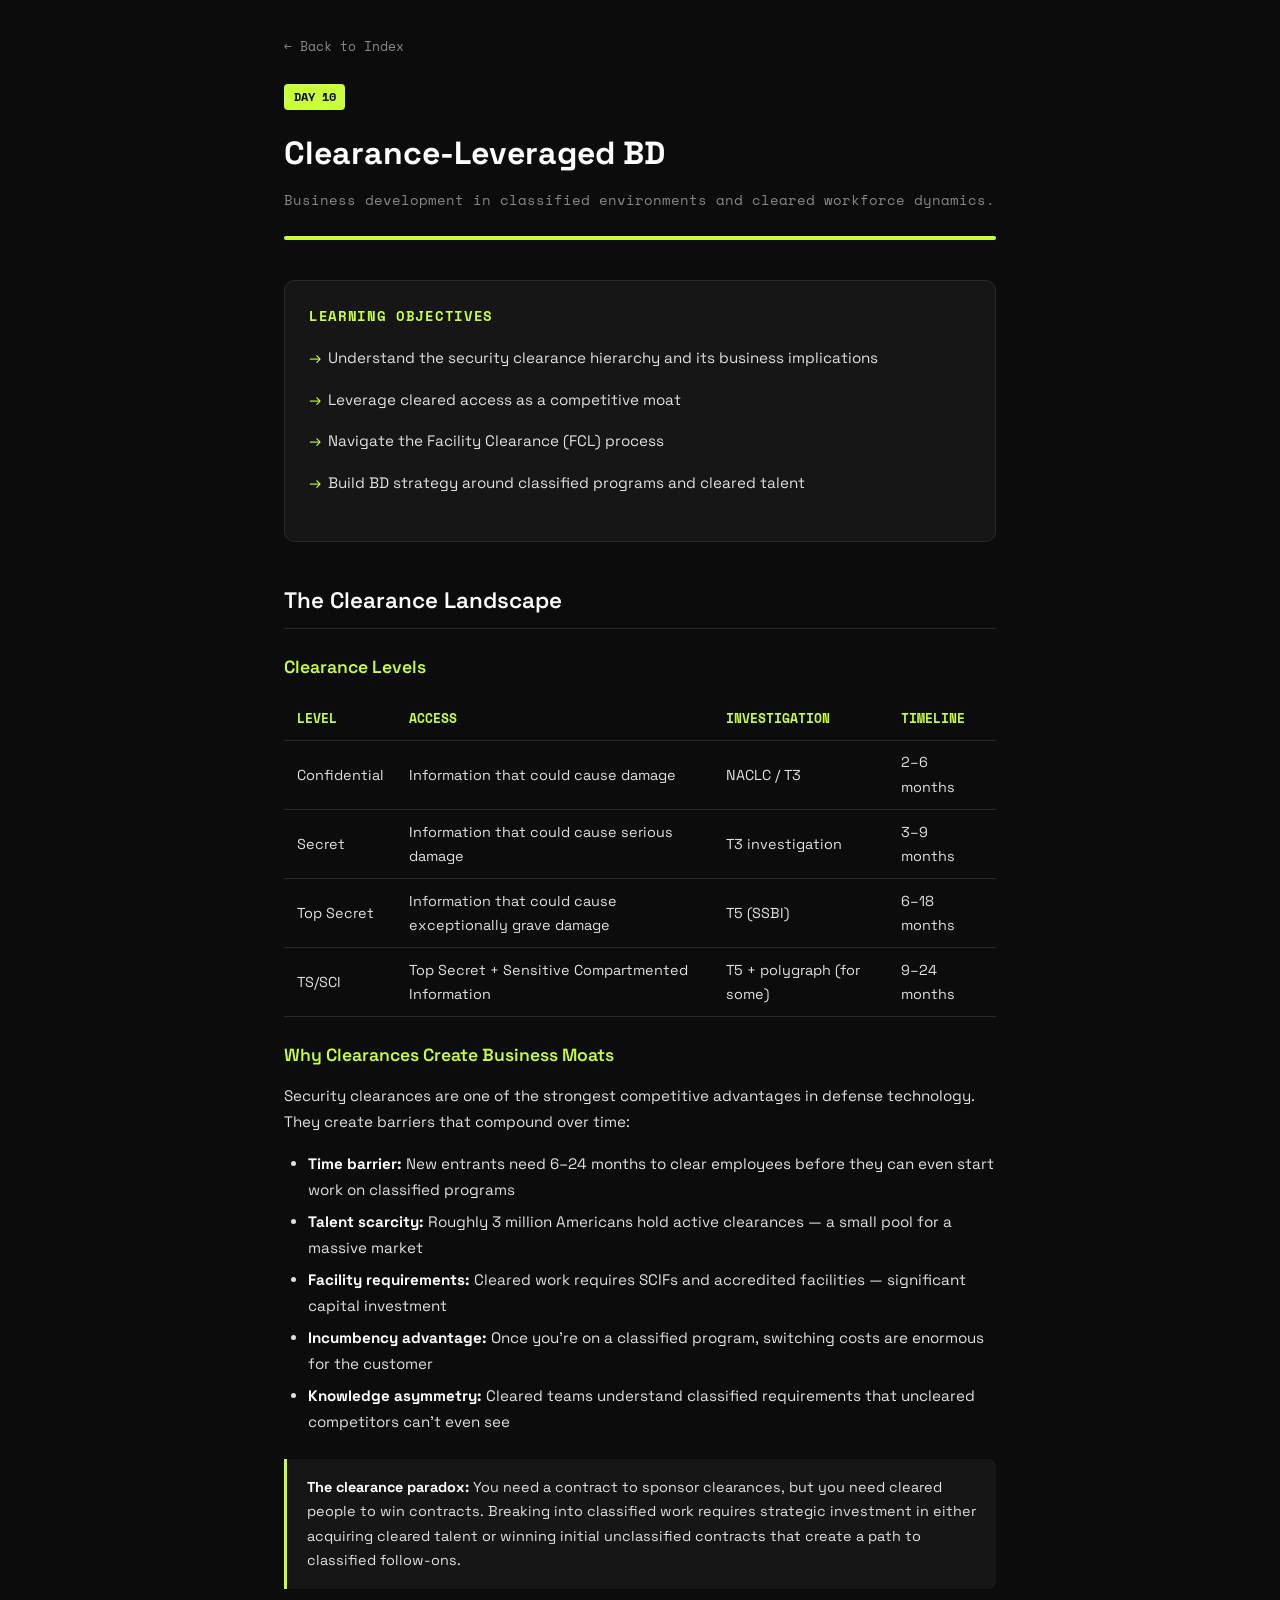
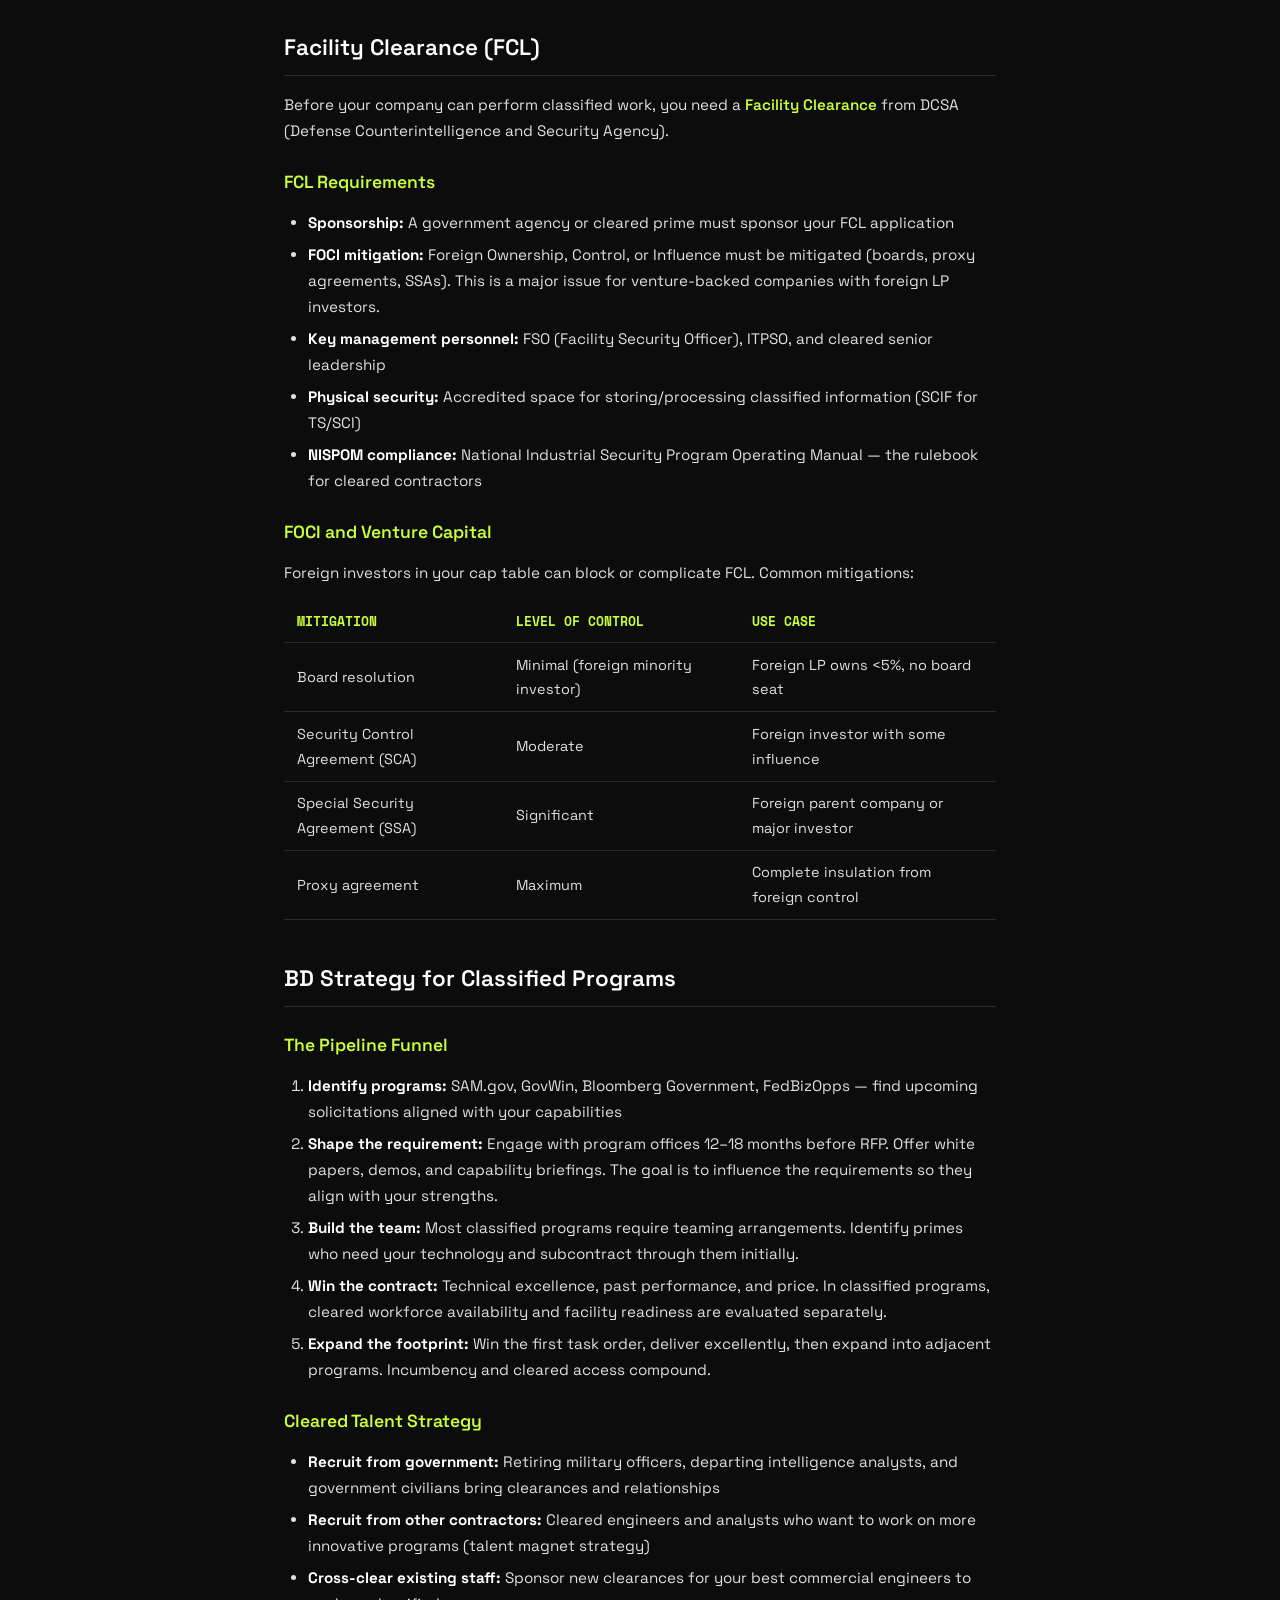
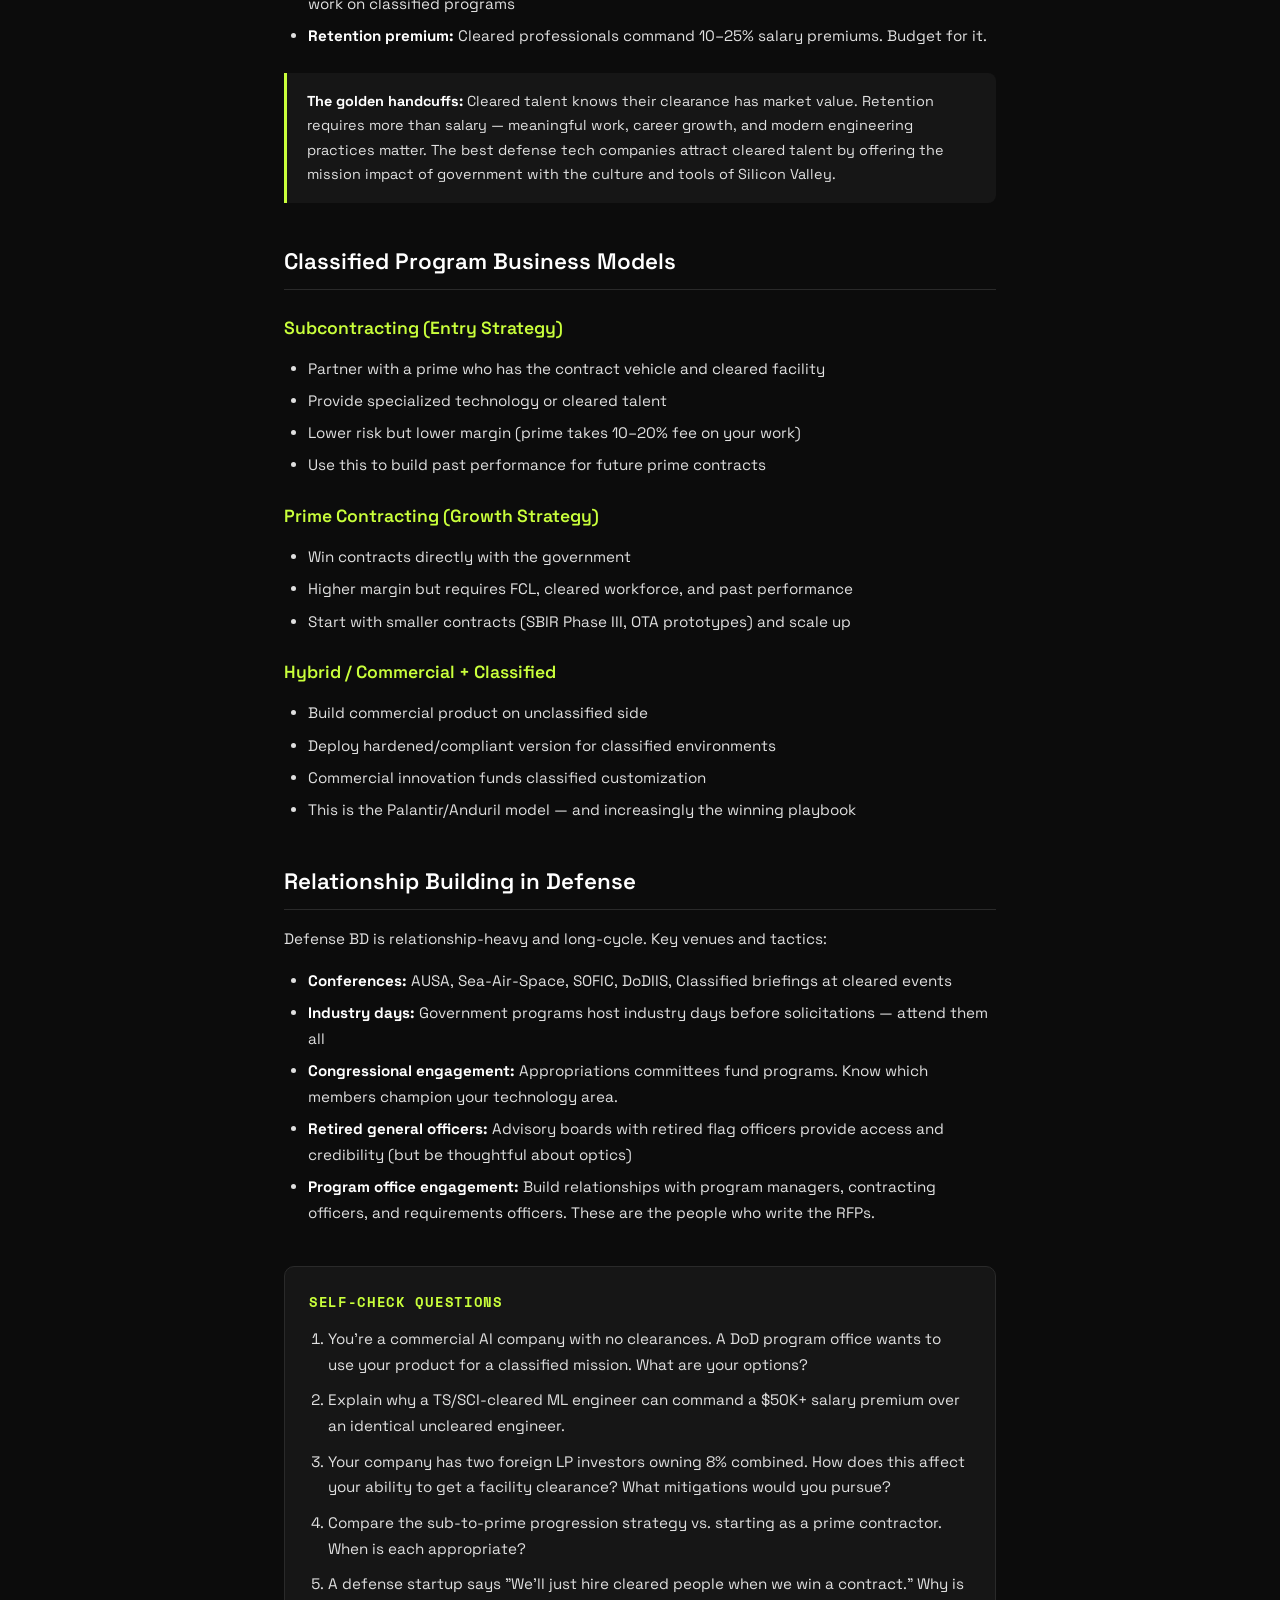
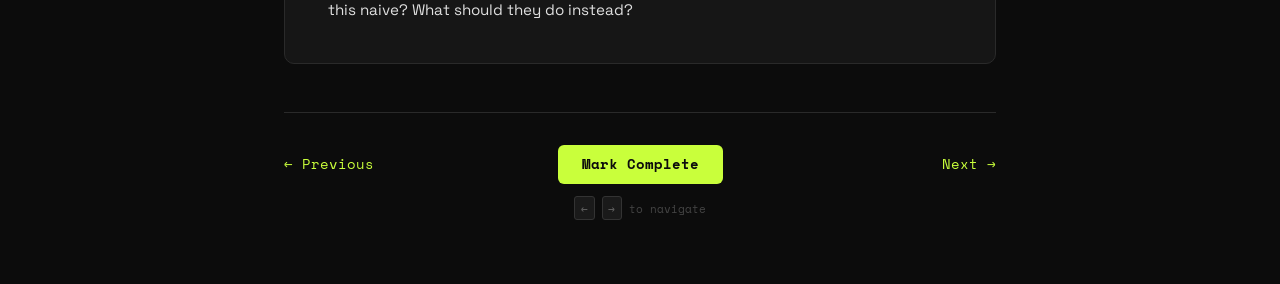
<file: day-10.html>
<!DOCTYPE html>
<html lang="en">
<head>
  <meta charset="UTF-8">
  <meta name="viewport" content="width=device-width, initial-scale=1.0">
  <title>Day 10 — Clearance-Leveraged BD | 14-Day Career Upskill</title>
  <meta name="description" content="Business development in classified environments and cleared workforce dynamics.">
  <meta property="og:title" content="Day 10 — Clearance-Leveraged BD">
  <meta property="og:description" content="Business development in classified environments and cleared workforce dynamics.">
  <meta property="og:type" content="website">
  <link rel="icon" href="favicon.svg" type="image/svg+xml">
  <link rel="preconnect" href="https://fonts.googleapis.com">
  <link rel="preconnect" href="https://fonts.gstatic.com" crossorigin>
  <link href="https://fonts.googleapis.com/css2?family=Space+Grotesk:wght@400;500;600;700&family=Space+Mono:wght@400;700&display=swap" rel="stylesheet">
  <link rel="stylesheet" href="styles.css">
</head>
<body>

  <div class="container">
    <a href="index.html" class="back-link">← Back to Index</a>
    <header>
      <span class="day-badge">DAY 10</span>
      <h1>Clearance-Leveraged BD</h1>
      <p class="subtitle">Business development in classified environments and cleared workforce dynamics.</p>
      <div class="progress-bar"><div class="progress-fill"></div></div>
    </header>

    <div class="objectives">
      <h2>Learning Objectives</h2>
      <ul>
        <li>Understand the security clearance hierarchy and its business implications</li>
        <li>Leverage cleared access as a competitive moat</li>
        <li>Navigate the Facility Clearance (FCL) process</li>
        <li>Build BD strategy around classified programs and cleared talent</li>
      </ul>
    </div>

    <section>
      <h2>The Clearance Landscape</h2>

      <h3>Clearance Levels</h3>
      <table>
        <thead>
          <tr><th>Level</th><th>Access</th><th>Investigation</th><th>Timeline</th></tr>
        </thead>
        <tbody>
          <tr><td>Confidential</td><td>Information that could cause damage</td><td>NACLC / T3</td><td>2–6 months</td></tr>
          <tr><td>Secret</td><td>Information that could cause serious damage</td><td>T3 investigation</td><td>3–9 months</td></tr>
          <tr><td>Top Secret</td><td>Information that could cause exceptionally grave damage</td><td>T5 (SSBI)</td><td>6–18 months</td></tr>
          <tr><td>TS/SCI</td><td>Top Secret + Sensitive Compartmented Information</td><td>T5 + polygraph (for some)</td><td>9–24 months</td></tr>
        </tbody>
      </table>

      <h3>Why Clearances Create Business Moats</h3>
      <p>Security clearances are one of the strongest competitive advantages in defense technology. They create barriers that compound over time:</p>
      <ul>
        <li><strong>Time barrier:</strong> New entrants need 6–24 months to clear employees before they can even start work on classified programs</li>
        <li><strong>Talent scarcity:</strong> Roughly 3 million Americans hold active clearances — a small pool for a massive market</li>
        <li><strong>Facility requirements:</strong> Cleared work requires SCIFs and accredited facilities — significant capital investment</li>
        <li><strong>Incumbency advantage:</strong> Once you're on a classified program, switching costs are enormous for the customer</li>
        <li><strong>Knowledge asymmetry:</strong> Cleared teams understand classified requirements that uncleared competitors can't even see</li>
      </ul>

      <div class="callout">
        <strong>The clearance paradox:</strong> You need a contract to sponsor clearances, but you need cleared people to win contracts. Breaking into classified work requires strategic investment in either acquiring cleared talent or winning initial unclassified contracts that create a path to classified follow-ons.
      </div>
    </section>

    <section>
      <h2>Facility Clearance (FCL)</h2>
      <p>Before your company can perform classified work, you need a <span class="key-term">Facility Clearance</span> from DCSA (Defense Counterintelligence and Security Agency).</p>

      <h3>FCL Requirements</h3>
      <ul>
        <li><strong>Sponsorship:</strong> A government agency or cleared prime must sponsor your FCL application</li>
        <li><strong>FOCI mitigation:</strong> Foreign Ownership, Control, or Influence must be mitigated (boards, proxy agreements, SSAs). This is a major issue for venture-backed companies with foreign LP investors.</li>
        <li><strong>Key management personnel:</strong> FSO (Facility Security Officer), ITPSO, and cleared senior leadership</li>
        <li><strong>Physical security:</strong> Accredited space for storing/processing classified information (SCIF for TS/SCI)</li>
        <li><strong>NISPOM compliance:</strong> National Industrial Security Program Operating Manual — the rulebook for cleared contractors</li>
      </ul>

      <h3>FOCI and Venture Capital</h3>
      <p>Foreign investors in your cap table can block or complicate FCL. Common mitigations:</p>
      <table>
        <thead>
          <tr><th>Mitigation</th><th>Level of Control</th><th>Use Case</th></tr>
        </thead>
        <tbody>
          <tr><td>Board resolution</td><td>Minimal (foreign minority investor)</td><td>Foreign LP owns &lt;5%, no board seat</td></tr>
          <tr><td>Security Control Agreement (SCA)</td><td>Moderate</td><td>Foreign investor with some influence</td></tr>
          <tr><td>Special Security Agreement (SSA)</td><td>Significant</td><td>Foreign parent company or major investor</td></tr>
          <tr><td>Proxy agreement</td><td>Maximum</td><td>Complete insulation from foreign control</td></tr>
        </tbody>
      </table>
    </section>

    <section>
      <h2>BD Strategy for Classified Programs</h2>

      <h3>The Pipeline Funnel</h3>
      <ol>
        <li><strong>Identify programs:</strong> SAM.gov, GovWin, Bloomberg Government, FedBizOpps — find upcoming solicitations aligned with your capabilities</li>
        <li><strong>Shape the requirement:</strong> Engage with program offices 12–18 months before RFP. Offer white papers, demos, and capability briefings. The goal is to influence the requirements so they align with your strengths.</li>
        <li><strong>Build the team:</strong> Most classified programs require teaming arrangements. Identify primes who need your technology and subcontract through them initially.</li>
        <li><strong>Win the contract:</strong> Technical excellence, past performance, and price. In classified programs, cleared workforce availability and facility readiness are evaluated separately.</li>
        <li><strong>Expand the footprint:</strong> Win the first task order, deliver excellently, then expand into adjacent programs. Incumbency and cleared access compound.</li>
      </ol>

      <h3>Cleared Talent Strategy</h3>
      <ul>
        <li><strong>Recruit from government:</strong> Retiring military officers, departing intelligence analysts, and government civilians bring clearances and relationships</li>
        <li><strong>Recruit from other contractors:</strong> Cleared engineers and analysts who want to work on more innovative programs (talent magnet strategy)</li>
        <li><strong>Cross-clear existing staff:</strong> Sponsor new clearances for your best commercial engineers to work on classified programs</li>
        <li><strong>Retention premium:</strong> Cleared professionals command 10–25% salary premiums. Budget for it.</li>
      </ul>

      <div class="callout">
        <strong>The golden handcuffs:</strong> Cleared talent knows their clearance has market value. Retention requires more than salary — meaningful work, career growth, and modern engineering practices matter. The best defense tech companies attract cleared talent by offering the mission impact of government with the culture and tools of Silicon Valley.
      </div>
    </section>

    <section>
      <h2>Classified Program Business Models</h2>

      <h3>Subcontracting (Entry Strategy)</h3>
      <ul>
        <li>Partner with a prime who has the contract vehicle and cleared facility</li>
        <li>Provide specialized technology or cleared talent</li>
        <li>Lower risk but lower margin (prime takes 10–20% fee on your work)</li>
        <li>Use this to build past performance for future prime contracts</li>
      </ul>

      <h3>Prime Contracting (Growth Strategy)</h3>
      <ul>
        <li>Win contracts directly with the government</li>
        <li>Higher margin but requires FCL, cleared workforce, and past performance</li>
        <li>Start with smaller contracts (SBIR Phase III, OTA prototypes) and scale up</li>
      </ul>

      <h3>Hybrid / Commercial + Classified</h3>
      <ul>
        <li>Build commercial product on unclassified side</li>
        <li>Deploy hardened/compliant version for classified environments</li>
        <li>Commercial innovation funds classified customization</li>
        <li>This is the Palantir/Anduril model — and increasingly the winning playbook</li>
      </ul>
    </section>

    <section>
      <h2>Relationship Building in Defense</h2>
      <p>Defense BD is relationship-heavy and long-cycle. Key venues and tactics:</p>
      <ul>
        <li><strong>Conferences:</strong> AUSA, Sea-Air-Space, SOFIC, DoDIIS, Classified briefings at cleared events</li>
        <li><strong>Industry days:</strong> Government programs host industry days before solicitations — attend them all</li>
        <li><strong>Congressional engagement:</strong> Appropriations committees fund programs. Know which members champion your technology area.</li>
        <li><strong>Retired general officers:</strong> Advisory boards with retired flag officers provide access and credibility (but be thoughtful about optics)</li>
        <li><strong>Program office engagement:</strong> Build relationships with program managers, contracting officers, and requirements officers. These are the people who write the RFPs.</li>
      </ul>
    </section>

    <div class="self-check">
      <h2>Self-Check Questions</h2>
      <ol>
        <li>You're a commercial AI company with no clearances. A DoD program office wants to use your product for a classified mission. What are your options?</li>
        <li>Explain why a TS/SCI-cleared ML engineer can command a $50K+ salary premium over an identical uncleared engineer.</li>
        <li>Your company has two foreign LP investors owning 8% combined. How does this affect your ability to get a facility clearance? What mitigations would you pursue?</li>
        <li>Compare the sub-to-prime progression strategy vs. starting as a prime contractor. When is each appropriate?</li>
        <li>A defense startup says "We'll just hire cleared people when we win a contract." Why is this naive? What should they do instead?</li>
      </ol>
    </div>

    <nav class="lesson-nav">
      <a class="nav-prev" href="day-09.html">← Previous</a>
      <button class="mark-complete-btn" data-day="10">Mark Complete</button>
      <a class="nav-next" href="day-11.html">Next →</a>
    </nav>
    <div class="keyboard-hint"><kbd>&larr;</kbd> <kbd>&rarr;</kbd> to navigate</div>
  </div>
  <script src="app.js"></script>
</body>
</html>
</file>
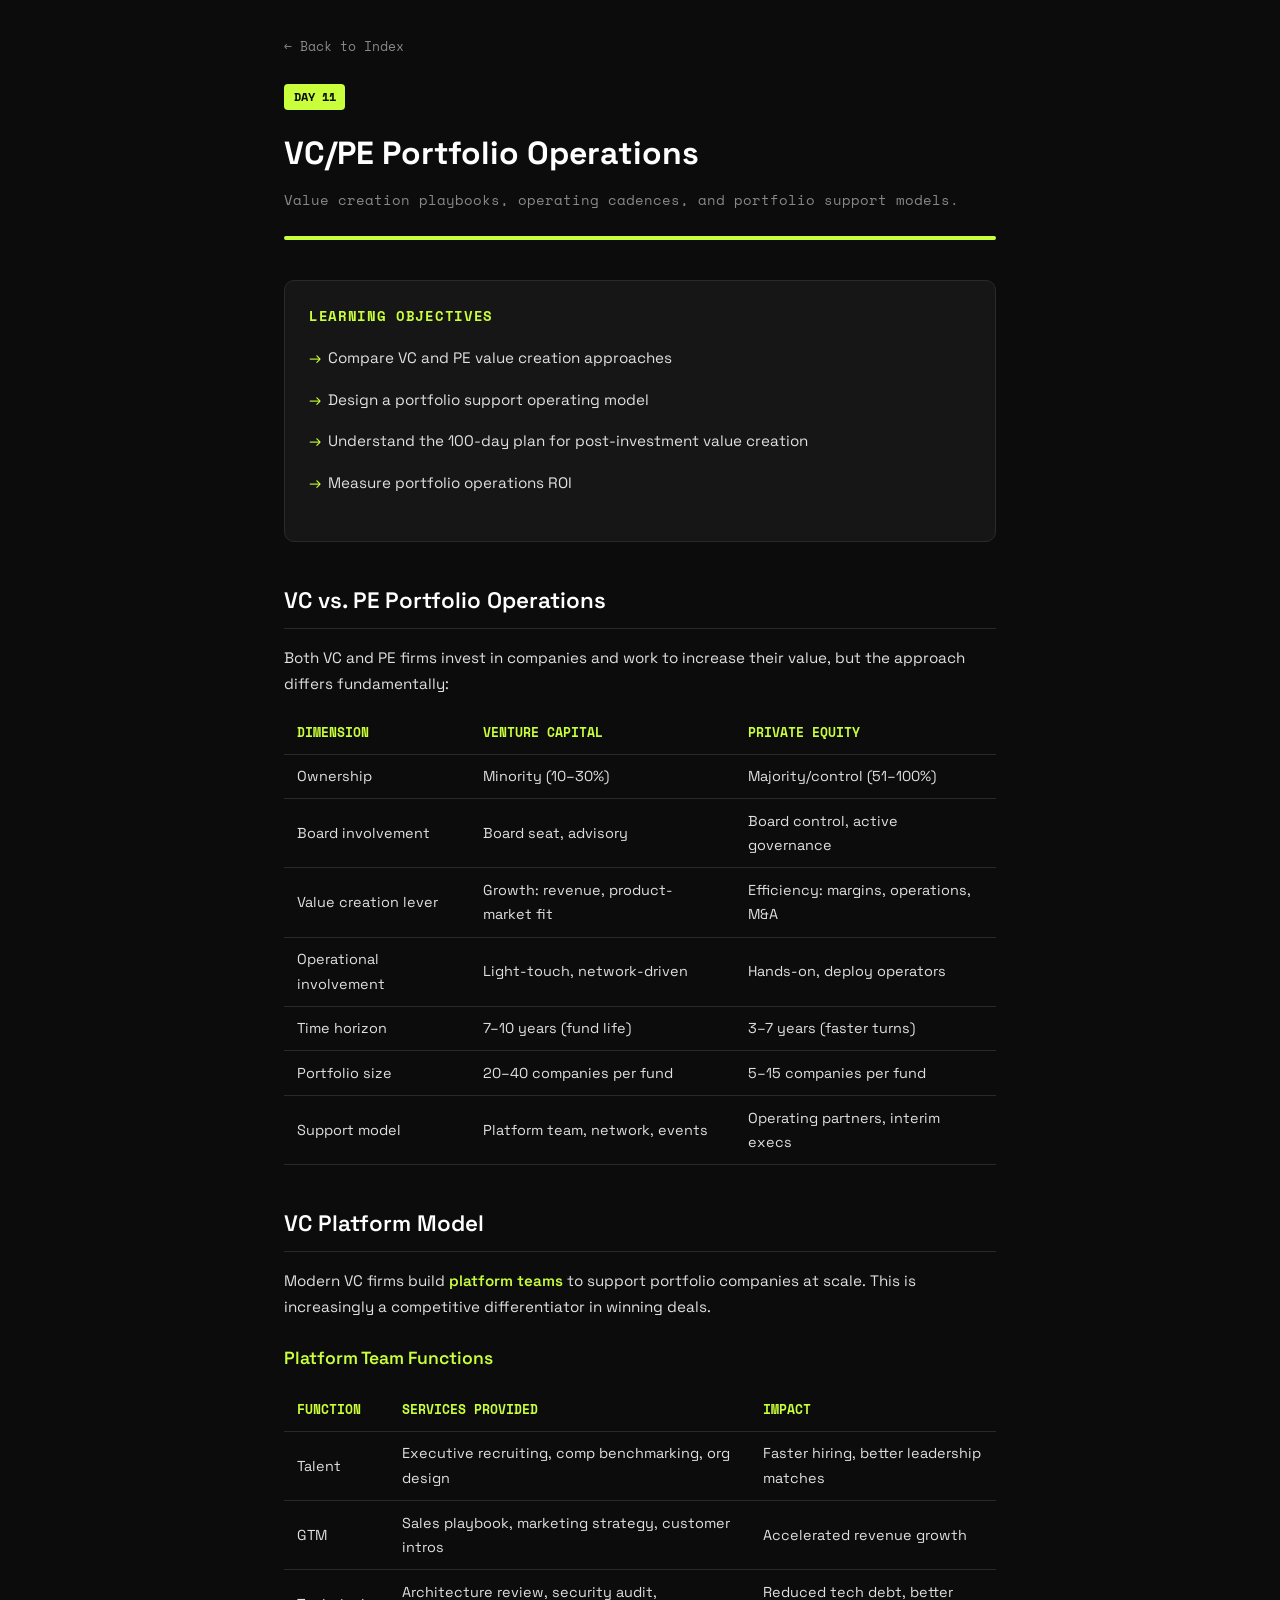
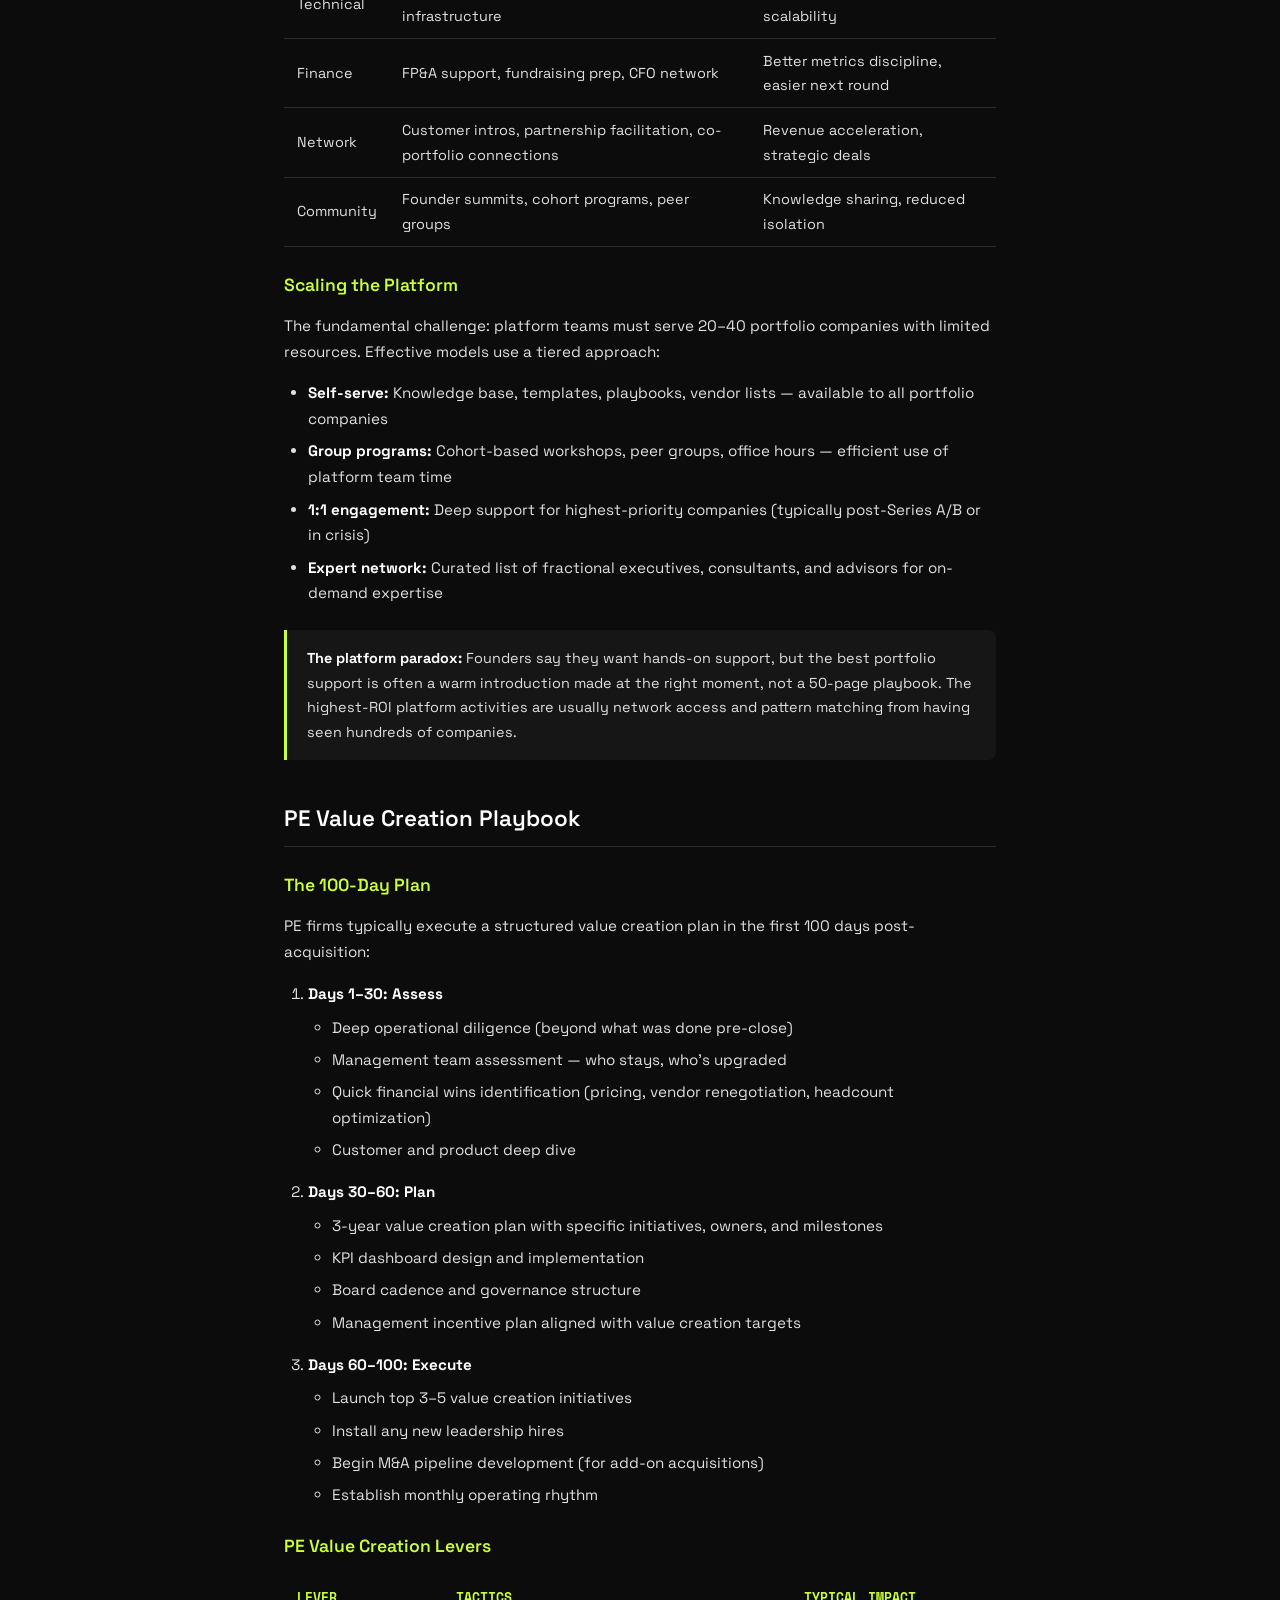
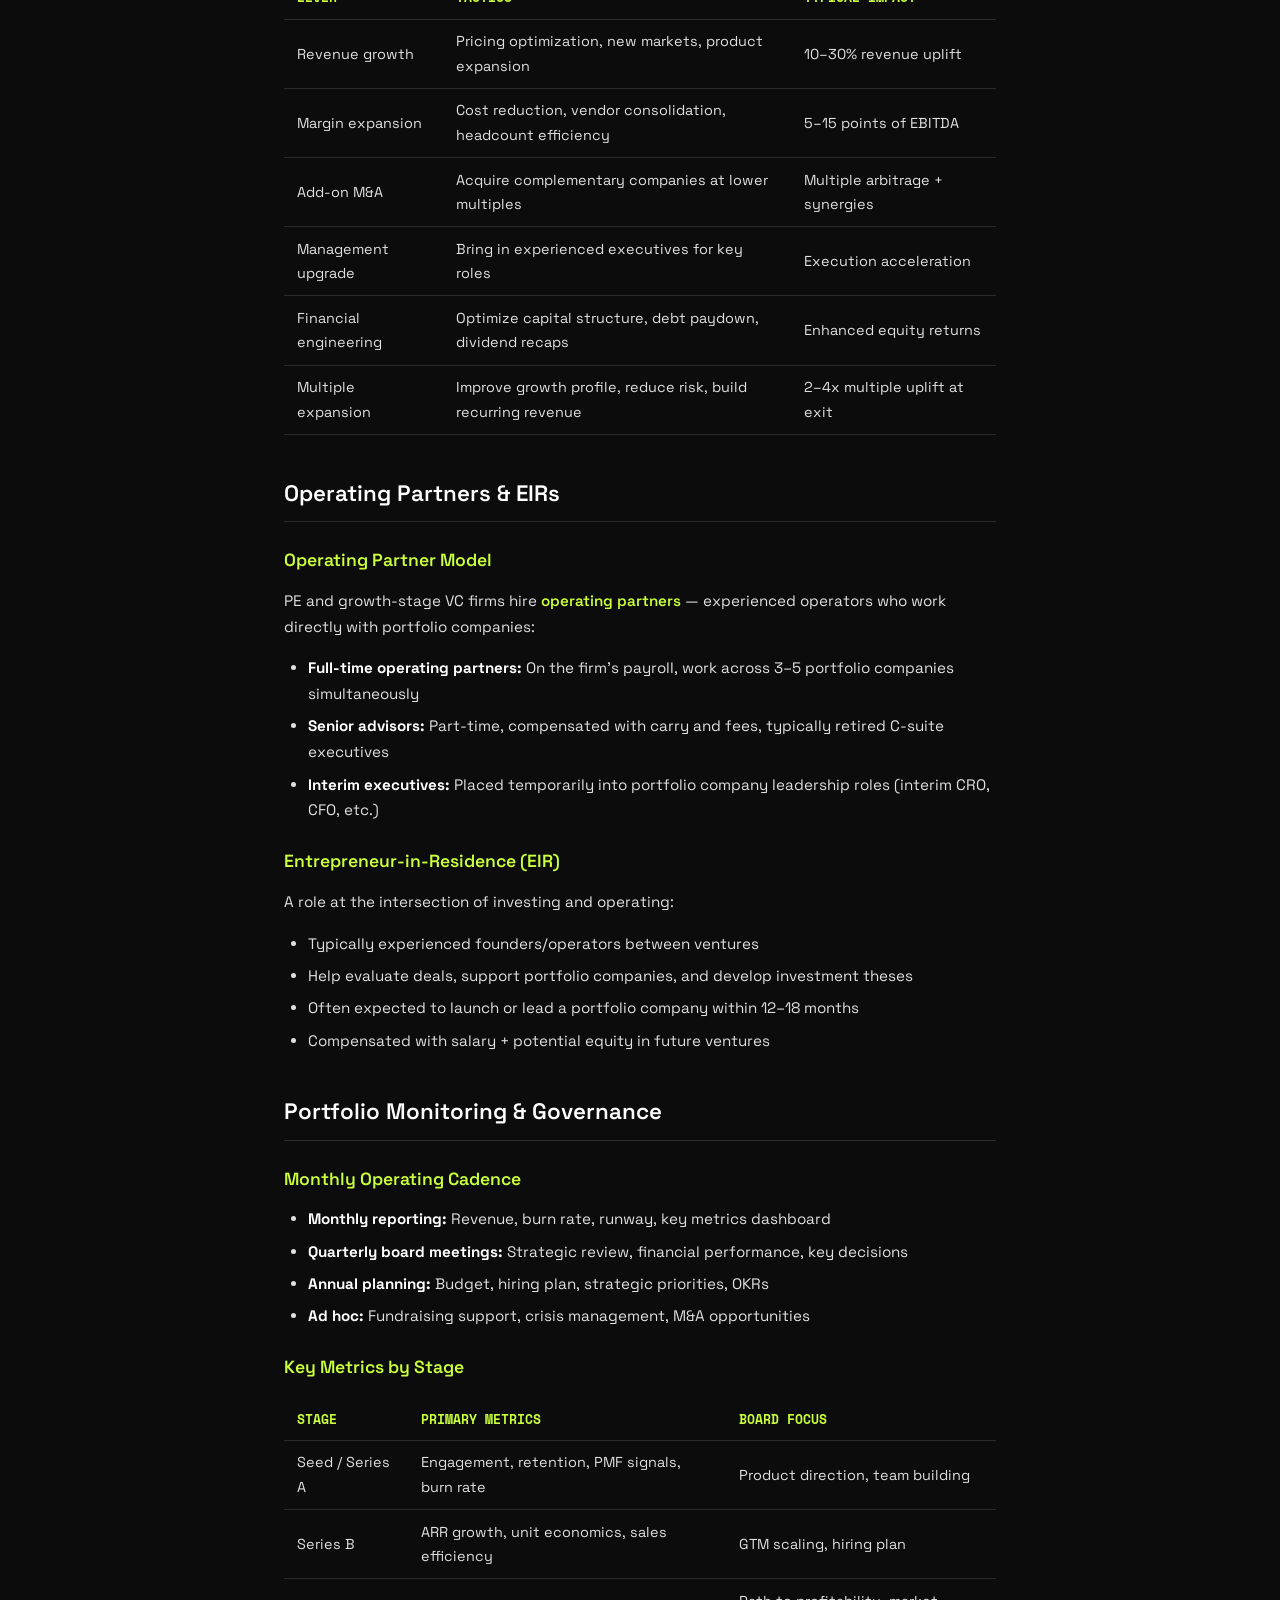
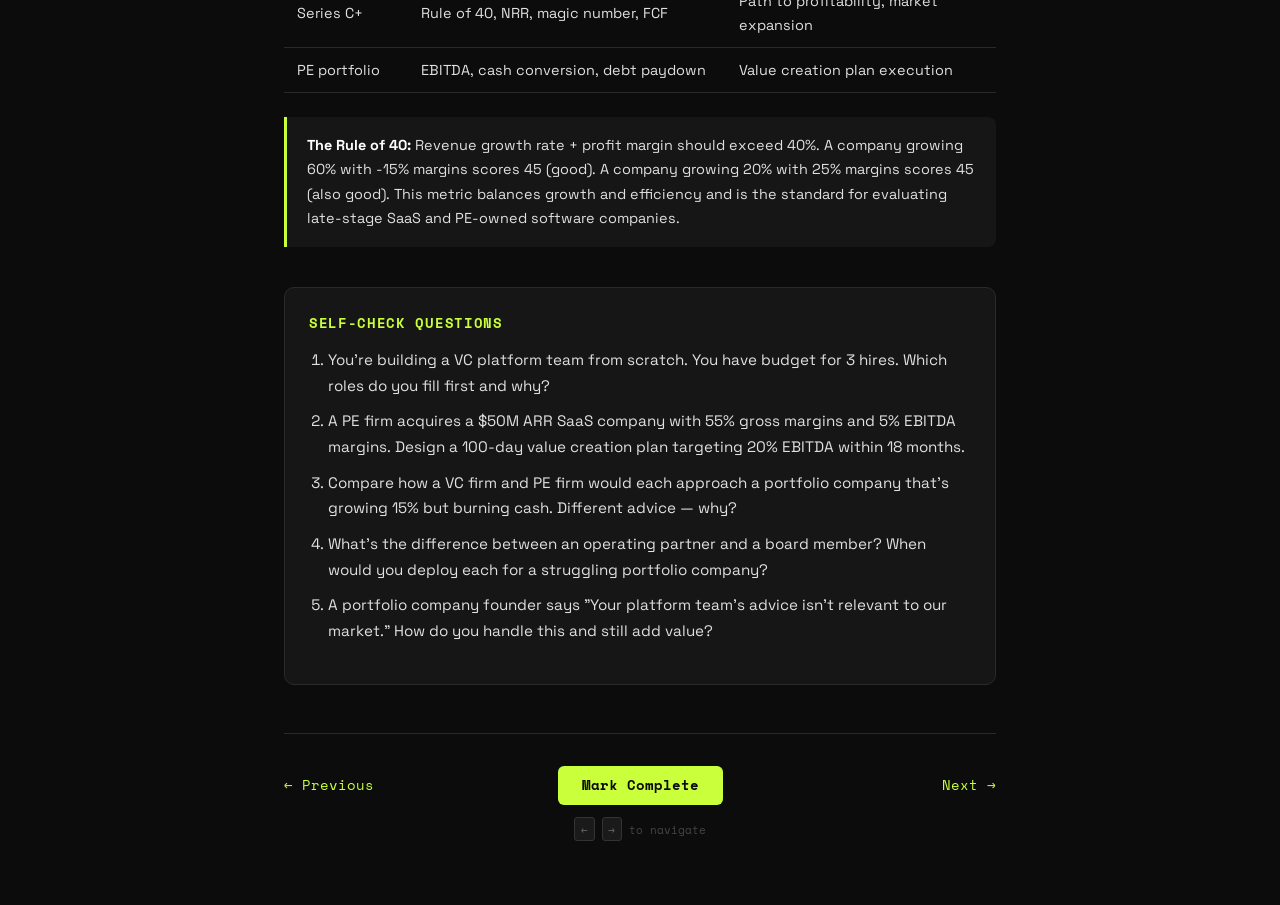
<file: day-11.html>
<!DOCTYPE html>
<html lang="en">
<head>
  <meta charset="UTF-8">
  <meta name="viewport" content="width=device-width, initial-scale=1.0">
  <title>Day 11 — VC/PE Portfolio Operations | 14-Day Career Upskill</title>
  <meta name="description" content="Value creation playbooks, operating cadences, and portfolio support models.">
  <meta property="og:title" content="Day 11 — VC/PE Portfolio Operations">
  <meta property="og:description" content="Value creation playbooks, operating cadences, and portfolio support models.">
  <meta property="og:type" content="website">
  <link rel="icon" href="favicon.svg" type="image/svg+xml">
  <link rel="preconnect" href="https://fonts.googleapis.com">
  <link rel="preconnect" href="https://fonts.gstatic.com" crossorigin>
  <link href="https://fonts.googleapis.com/css2?family=Space+Grotesk:wght@400;500;600;700&family=Space+Mono:wght@400;700&display=swap" rel="stylesheet">
  <link rel="stylesheet" href="styles.css">
</head>
<body>

  <div class="container">
    <a href="index.html" class="back-link">← Back to Index</a>
    <header>
      <span class="day-badge">DAY 11</span>
      <h1>VC/PE Portfolio Operations</h1>
      <p class="subtitle">Value creation playbooks, operating cadences, and portfolio support models.</p>
      <div class="progress-bar"><div class="progress-fill"></div></div>
    </header>

    <div class="objectives">
      <h2>Learning Objectives</h2>
      <ul>
        <li>Compare VC and PE value creation approaches</li>
        <li>Design a portfolio support operating model</li>
        <li>Understand the 100-day plan for post-investment value creation</li>
        <li>Measure portfolio operations ROI</li>
      </ul>
    </div>

    <section>
      <h2>VC vs. PE Portfolio Operations</h2>
      <p>Both VC and PE firms invest in companies and work to increase their value, but the approach differs fundamentally:</p>

      <table>
        <thead>
          <tr><th>Dimension</th><th>Venture Capital</th><th>Private Equity</th></tr>
        </thead>
        <tbody>
          <tr><td>Ownership</td><td>Minority (10–30%)</td><td>Majority/control (51–100%)</td></tr>
          <tr><td>Board involvement</td><td>Board seat, advisory</td><td>Board control, active governance</td></tr>
          <tr><td>Value creation lever</td><td>Growth: revenue, product-market fit</td><td>Efficiency: margins, operations, M&A</td></tr>
          <tr><td>Operational involvement</td><td>Light-touch, network-driven</td><td>Hands-on, deploy operators</td></tr>
          <tr><td>Time horizon</td><td>7–10 years (fund life)</td><td>3–7 years (faster turns)</td></tr>
          <tr><td>Portfolio size</td><td>20–40 companies per fund</td><td>5–15 companies per fund</td></tr>
          <tr><td>Support model</td><td>Platform team, network, events</td><td>Operating partners, interim execs</td></tr>
        </tbody>
      </table>
    </section>

    <section>
      <h2>VC Platform Model</h2>
      <p>Modern VC firms build <span class="key-term">platform teams</span> to support portfolio companies at scale. This is increasingly a competitive differentiator in winning deals.</p>

      <h3>Platform Team Functions</h3>
      <table>
        <thead>
          <tr><th>Function</th><th>Services Provided</th><th>Impact</th></tr>
        </thead>
        <tbody>
          <tr><td>Talent</td><td>Executive recruiting, comp benchmarking, org design</td><td>Faster hiring, better leadership matches</td></tr>
          <tr><td>GTM</td><td>Sales playbook, marketing strategy, customer intros</td><td>Accelerated revenue growth</td></tr>
          <tr><td>Technical</td><td>Architecture review, security audit, infrastructure</td><td>Reduced tech debt, better scalability</td></tr>
          <tr><td>Finance</td><td>FP&A support, fundraising prep, CFO network</td><td>Better metrics discipline, easier next round</td></tr>
          <tr><td>Network</td><td>Customer intros, partnership facilitation, co-portfolio connections</td><td>Revenue acceleration, strategic deals</td></tr>
          <tr><td>Community</td><td>Founder summits, cohort programs, peer groups</td><td>Knowledge sharing, reduced isolation</td></tr>
        </tbody>
      </table>

      <h3>Scaling the Platform</h3>
      <p>The fundamental challenge: platform teams must serve 20–40 portfolio companies with limited resources. Effective models use a tiered approach:</p>
      <ul>
        <li><strong>Self-serve:</strong> Knowledge base, templates, playbooks, vendor lists — available to all portfolio companies</li>
        <li><strong>Group programs:</strong> Cohort-based workshops, peer groups, office hours — efficient use of platform team time</li>
        <li><strong>1:1 engagement:</strong> Deep support for highest-priority companies (typically post-Series A/B or in crisis)</li>
        <li><strong>Expert network:</strong> Curated list of fractional executives, consultants, and advisors for on-demand expertise</li>
      </ul>

      <div class="callout">
        <strong>The platform paradox:</strong> Founders say they want hands-on support, but the best portfolio support is often a warm introduction made at the right moment, not a 50-page playbook. The highest-ROI platform activities are usually network access and pattern matching from having seen hundreds of companies.
      </div>
    </section>

    <section>
      <h2>PE Value Creation Playbook</h2>

      <h3>The 100-Day Plan</h3>
      <p>PE firms typically execute a structured value creation plan in the first 100 days post-acquisition:</p>
      <ol>
        <li><strong>Days 1–30: Assess</strong>
          <ul>
            <li>Deep operational diligence (beyond what was done pre-close)</li>
            <li>Management team assessment — who stays, who's upgraded</li>
            <li>Quick financial wins identification (pricing, vendor renegotiation, headcount optimization)</li>
            <li>Customer and product deep dive</li>
          </ul>
        </li>
        <li><strong>Days 30–60: Plan</strong>
          <ul>
            <li>3-year value creation plan with specific initiatives, owners, and milestones</li>
            <li>KPI dashboard design and implementation</li>
            <li>Board cadence and governance structure</li>
            <li>Management incentive plan aligned with value creation targets</li>
          </ul>
        </li>
        <li><strong>Days 60–100: Execute</strong>
          <ul>
            <li>Launch top 3–5 value creation initiatives</li>
            <li>Install any new leadership hires</li>
            <li>Begin M&A pipeline development (for add-on acquisitions)</li>
            <li>Establish monthly operating rhythm</li>
          </ul>
        </li>
      </ol>

      <h3>PE Value Creation Levers</h3>
      <table>
        <thead>
          <tr><th>Lever</th><th>Tactics</th><th>Typical Impact</th></tr>
        </thead>
        <tbody>
          <tr><td>Revenue growth</td><td>Pricing optimization, new markets, product expansion</td><td>10–30% revenue uplift</td></tr>
          <tr><td>Margin expansion</td><td>Cost reduction, vendor consolidation, headcount efficiency</td><td>5–15 points of EBITDA</td></tr>
          <tr><td>Add-on M&A</td><td>Acquire complementary companies at lower multiples</td><td>Multiple arbitrage + synergies</td></tr>
          <tr><td>Management upgrade</td><td>Bring in experienced executives for key roles</td><td>Execution acceleration</td></tr>
          <tr><td>Financial engineering</td><td>Optimize capital structure, debt paydown, dividend recaps</td><td>Enhanced equity returns</td></tr>
          <tr><td>Multiple expansion</td><td>Improve growth profile, reduce risk, build recurring revenue</td><td>2–4x multiple uplift at exit</td></tr>
        </tbody>
      </table>
    </section>

    <section>
      <h2>Operating Partners & EIRs</h2>

      <h3>Operating Partner Model</h3>
      <p>PE and growth-stage VC firms hire <span class="key-term">operating partners</span> — experienced operators who work directly with portfolio companies:</p>
      <ul>
        <li><strong>Full-time operating partners:</strong> On the firm's payroll, work across 3–5 portfolio companies simultaneously</li>
        <li><strong>Senior advisors:</strong> Part-time, compensated with carry and fees, typically retired C-suite executives</li>
        <li><strong>Interim executives:</strong> Placed temporarily into portfolio company leadership roles (interim CRO, CFO, etc.)</li>
      </ul>

      <h3>Entrepreneur-in-Residence (EIR)</h3>
      <p>A role at the intersection of investing and operating:</p>
      <ul>
        <li>Typically experienced founders/operators between ventures</li>
        <li>Help evaluate deals, support portfolio companies, and develop investment theses</li>
        <li>Often expected to launch or lead a portfolio company within 12–18 months</li>
        <li>Compensated with salary + potential equity in future ventures</li>
      </ul>
    </section>

    <section>
      <h2>Portfolio Monitoring & Governance</h2>

      <h3>Monthly Operating Cadence</h3>
      <ul>
        <li><strong>Monthly reporting:</strong> Revenue, burn rate, runway, key metrics dashboard</li>
        <li><strong>Quarterly board meetings:</strong> Strategic review, financial performance, key decisions</li>
        <li><strong>Annual planning:</strong> Budget, hiring plan, strategic priorities, OKRs</li>
        <li><strong>Ad hoc:</strong> Fundraising support, crisis management, M&A opportunities</li>
      </ul>

      <h3>Key Metrics by Stage</h3>
      <table>
        <thead>
          <tr><th>Stage</th><th>Primary Metrics</th><th>Board Focus</th></tr>
        </thead>
        <tbody>
          <tr><td>Seed / Series A</td><td>Engagement, retention, PMF signals, burn rate</td><td>Product direction, team building</td></tr>
          <tr><td>Series B</td><td>ARR growth, unit economics, sales efficiency</td><td>GTM scaling, hiring plan</td></tr>
          <tr><td>Series C+</td><td>Rule of 40, NRR, magic number, FCF</td><td>Path to profitability, market expansion</td></tr>
          <tr><td>PE portfolio</td><td>EBITDA, cash conversion, debt paydown</td><td>Value creation plan execution</td></tr>
        </tbody>
      </table>

      <div class="callout">
        <strong>The Rule of 40:</strong> Revenue growth rate + profit margin should exceed 40%. A company growing 60% with -15% margins scores 45 (good). A company growing 20% with 25% margins scores 45 (also good). This metric balances growth and efficiency and is the standard for evaluating late-stage SaaS and PE-owned software companies.
      </div>
    </section>

    <div class="self-check">
      <h2>Self-Check Questions</h2>
      <ol>
        <li>You're building a VC platform team from scratch. You have budget for 3 hires. Which roles do you fill first and why?</li>
        <li>A PE firm acquires a $50M ARR SaaS company with 55% gross margins and 5% EBITDA margins. Design a 100-day value creation plan targeting 20% EBITDA within 18 months.</li>
        <li>Compare how a VC firm and PE firm would each approach a portfolio company that's growing 15% but burning cash. Different advice — why?</li>
        <li>What's the difference between an operating partner and a board member? When would you deploy each for a struggling portfolio company?</li>
        <li>A portfolio company founder says "Your platform team's advice isn't relevant to our market." How do you handle this and still add value?</li>
      </ol>
    </div>

    <nav class="lesson-nav">
      <a class="nav-prev" href="day-10.html">← Previous</a>
      <button class="mark-complete-btn" data-day="11">Mark Complete</button>
      <a class="nav-next" href="day-12.html">Next →</a>
    </nav>
    <div class="keyboard-hint"><kbd>&larr;</kbd> <kbd>&rarr;</kbd> to navigate</div>
  </div>
  <script src="app.js"></script>
</body>
</html>
</file>
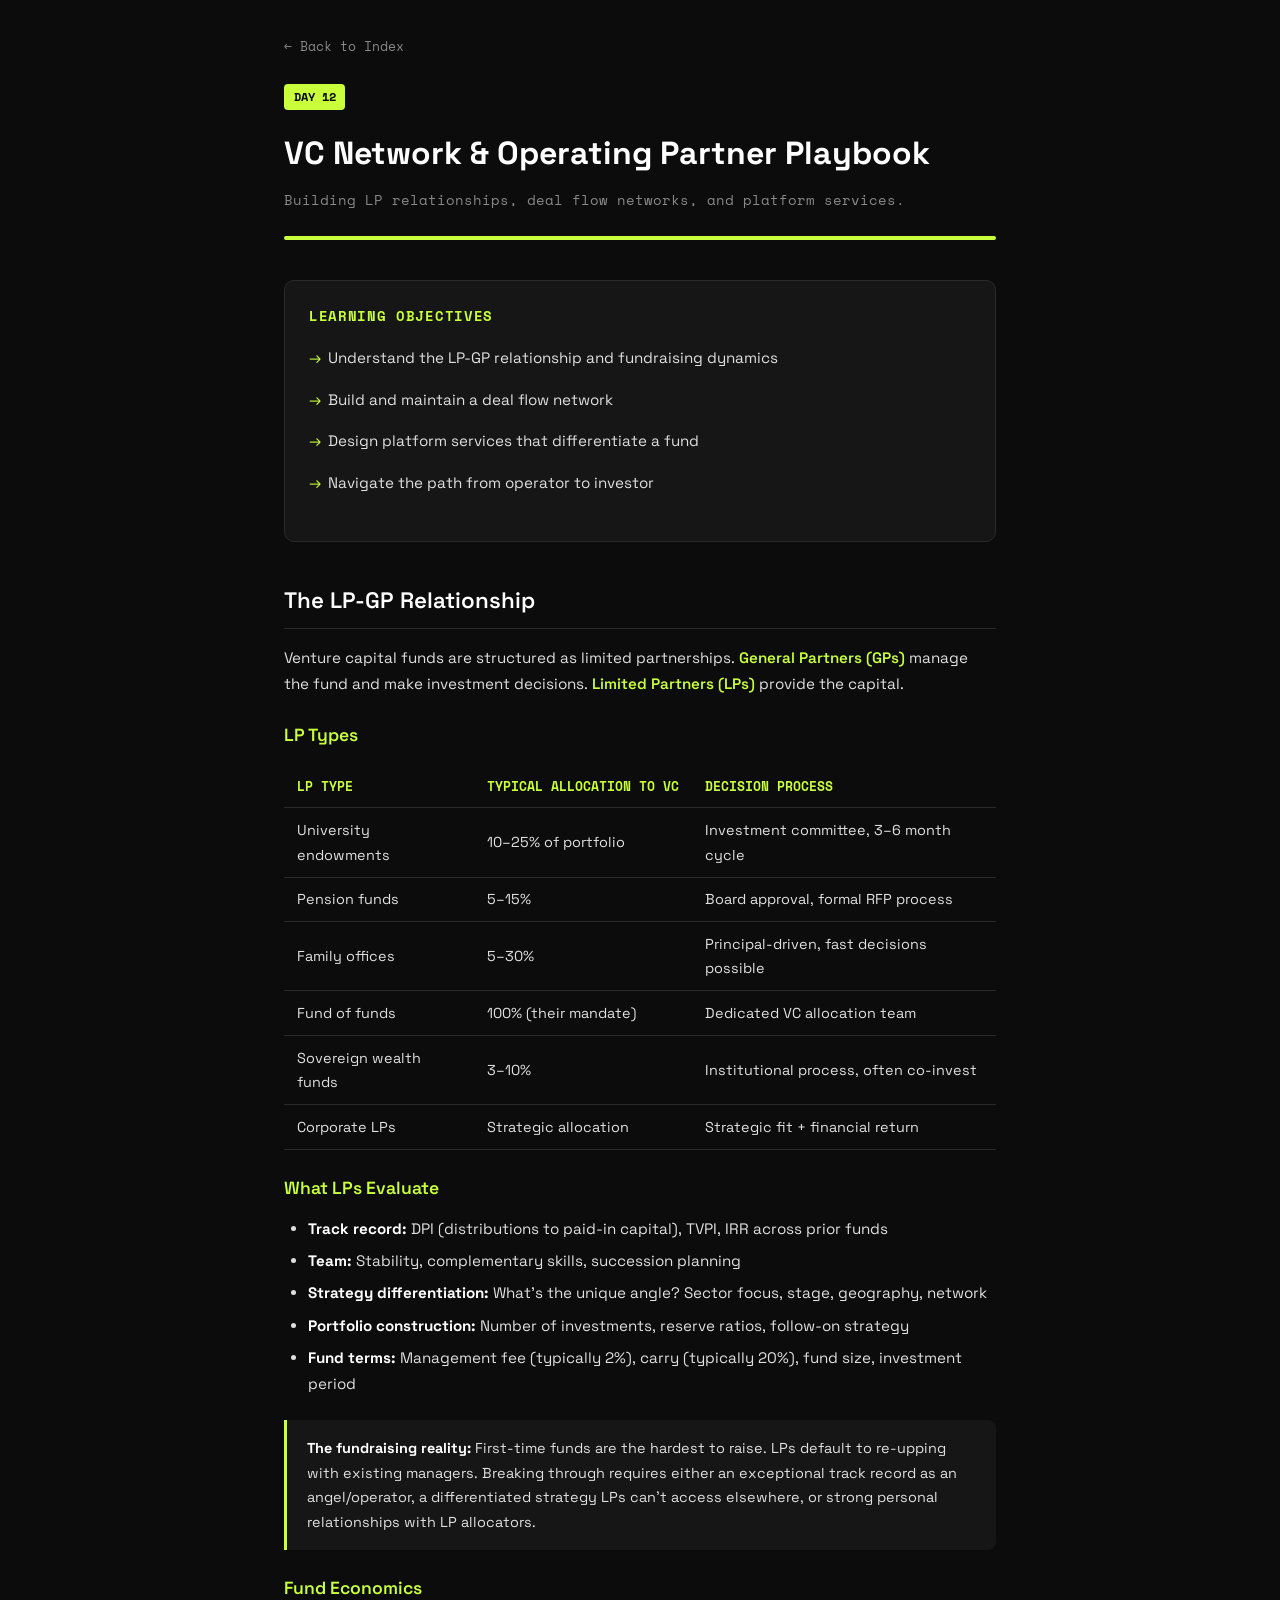
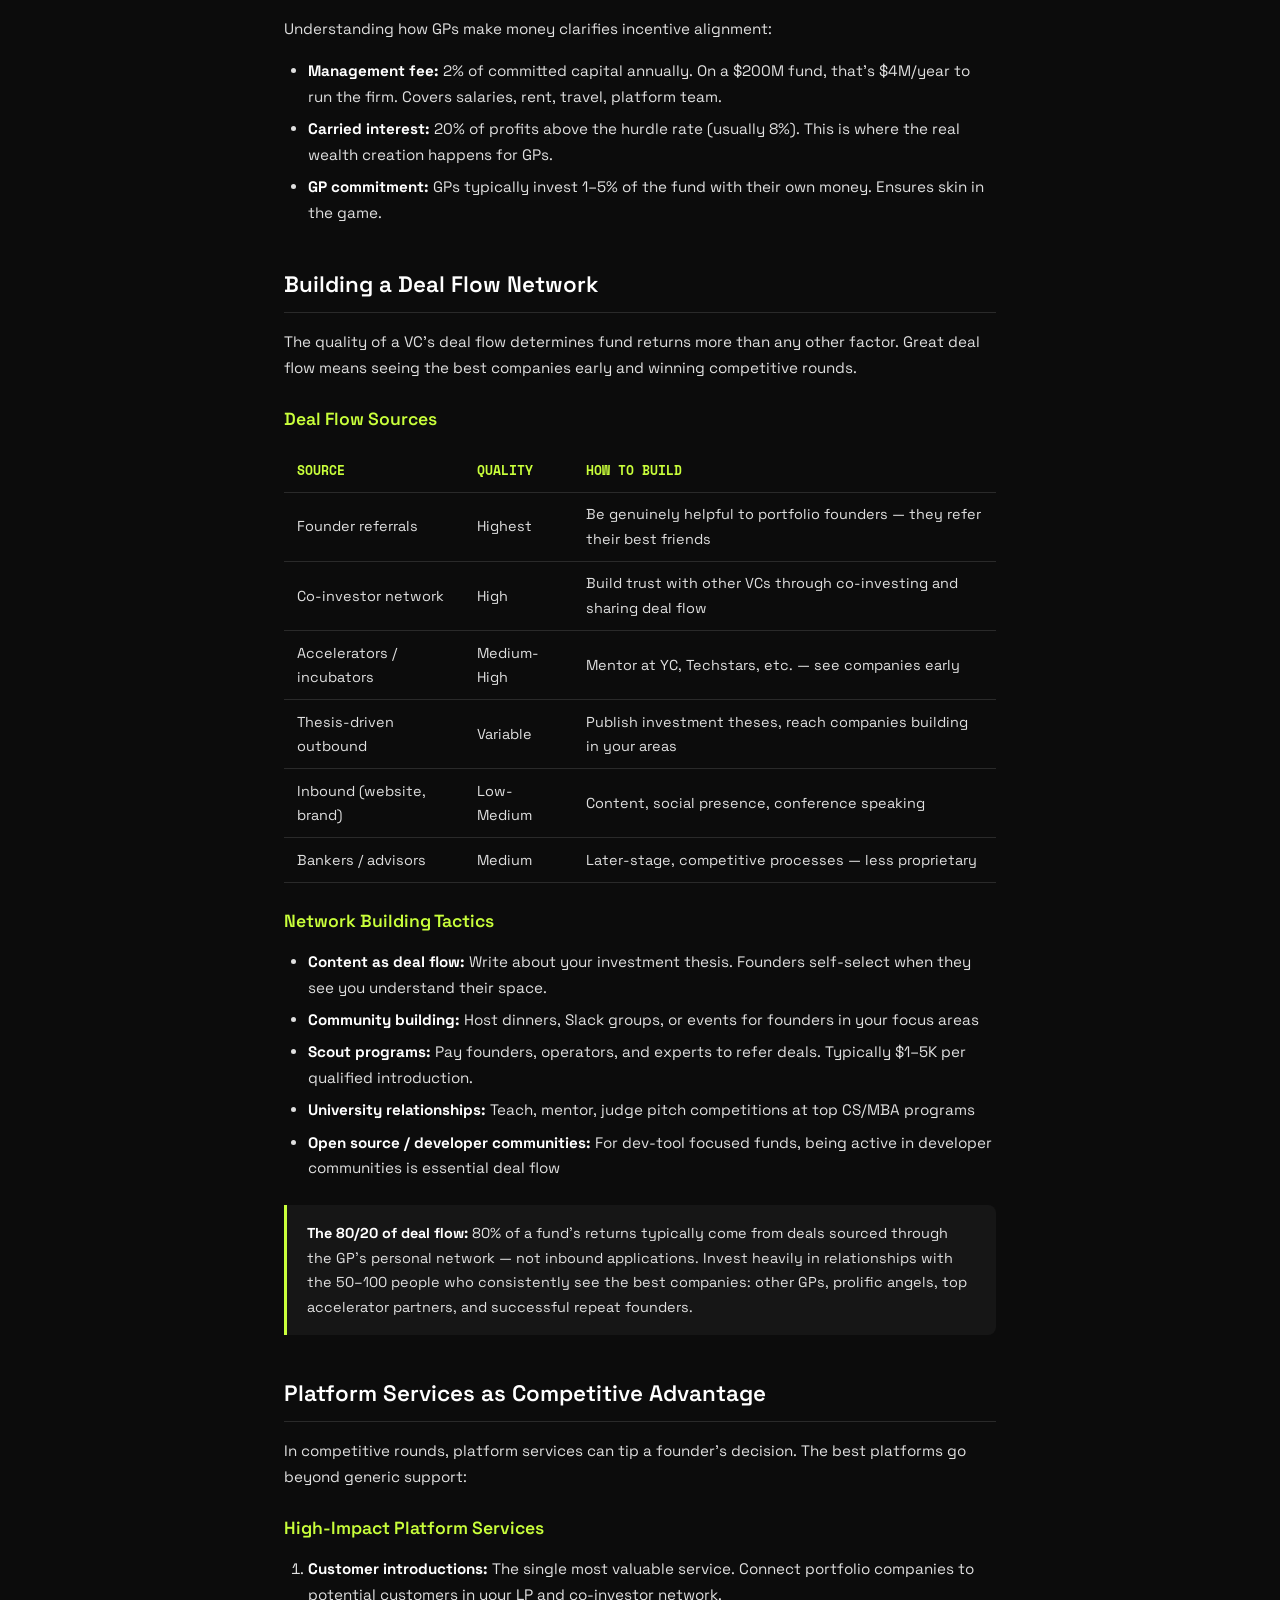
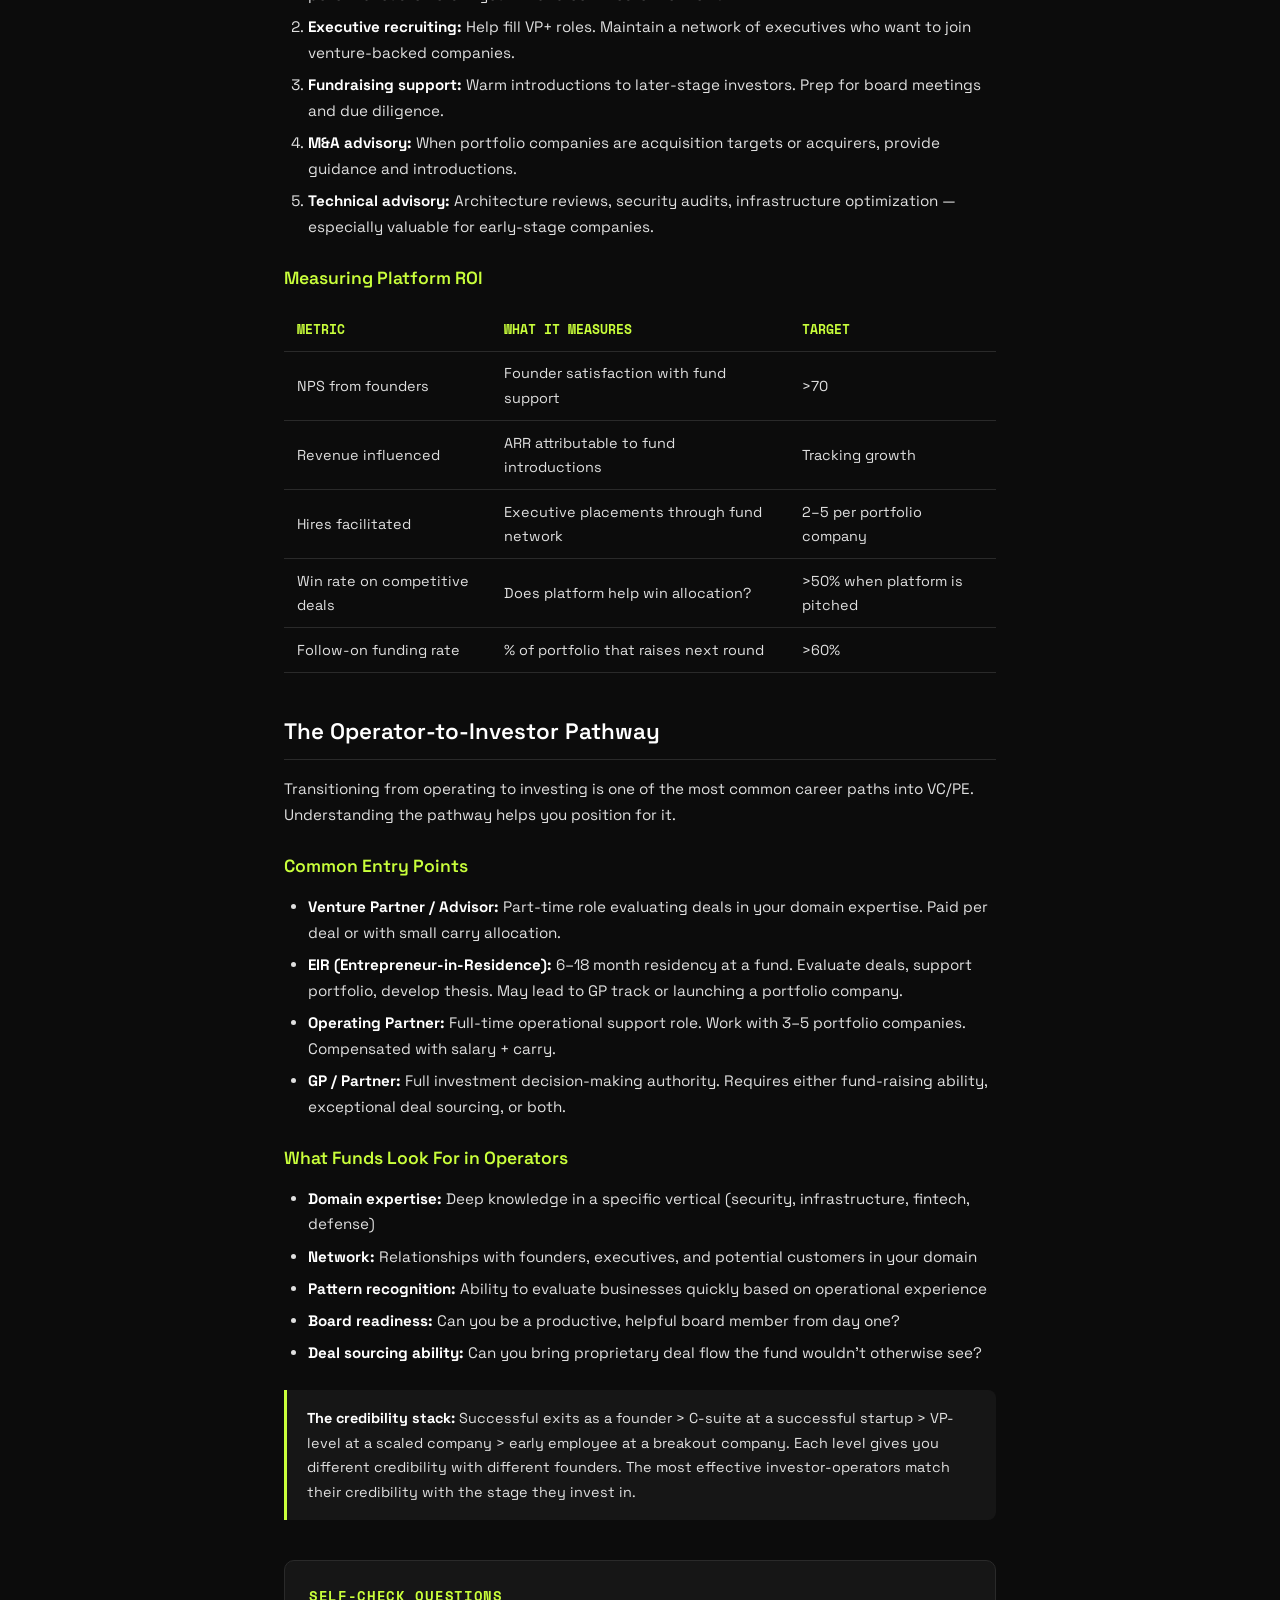
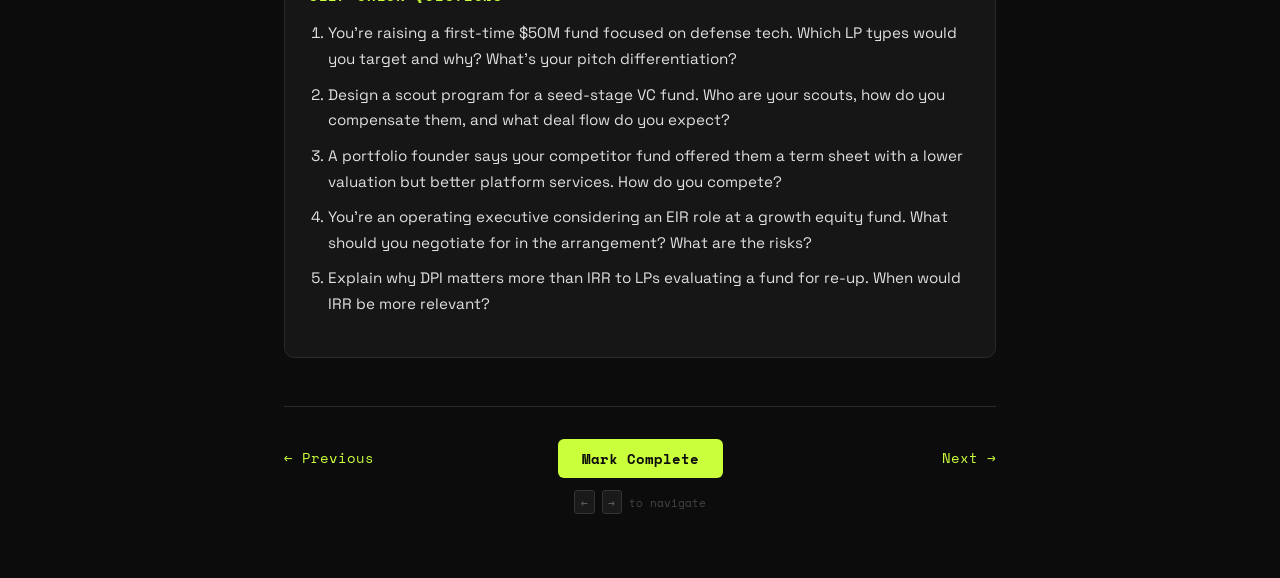
<file: day-12.html>
<!DOCTYPE html>
<html lang="en">
<head>
  <meta charset="UTF-8">
  <meta name="viewport" content="width=device-width, initial-scale=1.0">
  <title>Day 12 — VC Network & Operating Partner Playbook | 14-Day Career Upskill</title>
  <meta name="description" content="Building LP relationships, deal flow networks, and platform services.">
  <meta property="og:title" content="Day 12 — VC Network & Operating Partner Playbook">
  <meta property="og:description" content="Building LP relationships, deal flow networks, and platform services.">
  <meta property="og:type" content="website">
  <link rel="icon" href="favicon.svg" type="image/svg+xml">
  <link rel="preconnect" href="https://fonts.googleapis.com">
  <link rel="preconnect" href="https://fonts.gstatic.com" crossorigin>
  <link href="https://fonts.googleapis.com/css2?family=Space+Grotesk:wght@400;500;600;700&family=Space+Mono:wght@400;700&display=swap" rel="stylesheet">
  <link rel="stylesheet" href="styles.css">
</head>
<body>

  <div class="container">
    <a href="index.html" class="back-link">← Back to Index</a>
    <header>
      <span class="day-badge">DAY 12</span>
      <h1>VC Network & Operating Partner Playbook</h1>
      <p class="subtitle">Building LP relationships, deal flow networks, and platform services.</p>
      <div class="progress-bar"><div class="progress-fill"></div></div>
    </header>

    <div class="objectives">
      <h2>Learning Objectives</h2>
      <ul>
        <li>Understand the LP-GP relationship and fundraising dynamics</li>
        <li>Build and maintain a deal flow network</li>
        <li>Design platform services that differentiate a fund</li>
        <li>Navigate the path from operator to investor</li>
      </ul>
    </div>

    <section>
      <h2>The LP-GP Relationship</h2>
      <p>Venture capital funds are structured as limited partnerships. <span class="key-term">General Partners (GPs)</span> manage the fund and make investment decisions. <span class="key-term">Limited Partners (LPs)</span> provide the capital.</p>

      <h3>LP Types</h3>
      <table>
        <thead>
          <tr><th>LP Type</th><th>Typical Allocation to VC</th><th>Decision Process</th></tr>
        </thead>
        <tbody>
          <tr><td>University endowments</td><td>10–25% of portfolio</td><td>Investment committee, 3–6 month cycle</td></tr>
          <tr><td>Pension funds</td><td>5–15%</td><td>Board approval, formal RFP process</td></tr>
          <tr><td>Family offices</td><td>5–30%</td><td>Principal-driven, fast decisions possible</td></tr>
          <tr><td>Fund of funds</td><td>100% (their mandate)</td><td>Dedicated VC allocation team</td></tr>
          <tr><td>Sovereign wealth funds</td><td>3–10%</td><td>Institutional process, often co-invest</td></tr>
          <tr><td>Corporate LPs</td><td>Strategic allocation</td><td>Strategic fit + financial return</td></tr>
        </tbody>
      </table>

      <h3>What LPs Evaluate</h3>
      <ul>
        <li><strong>Track record:</strong> DPI (distributions to paid-in capital), TVPI, IRR across prior funds</li>
        <li><strong>Team:</strong> Stability, complementary skills, succession planning</li>
        <li><strong>Strategy differentiation:</strong> What's the unique angle? Sector focus, stage, geography, network</li>
        <li><strong>Portfolio construction:</strong> Number of investments, reserve ratios, follow-on strategy</li>
        <li><strong>Fund terms:</strong> Management fee (typically 2%), carry (typically 20%), fund size, investment period</li>
      </ul>

      <div class="callout">
        <strong>The fundraising reality:</strong> First-time funds are the hardest to raise. LPs default to re-upping with existing managers. Breaking through requires either an exceptional track record as an angel/operator, a differentiated strategy LPs can't access elsewhere, or strong personal relationships with LP allocators.
      </div>

      <h3>Fund Economics</h3>
      <p>Understanding how GPs make money clarifies incentive alignment:</p>
      <ul>
        <li><strong>Management fee:</strong> 2% of committed capital annually. On a $200M fund, that's $4M/year to run the firm. Covers salaries, rent, travel, platform team.</li>
        <li><strong>Carried interest:</strong> 20% of profits above the hurdle rate (usually 8%). This is where the real wealth creation happens for GPs.</li>
        <li><strong>GP commitment:</strong> GPs typically invest 1–5% of the fund with their own money. Ensures skin in the game.</li>
      </ul>
    </section>

    <section>
      <h2>Building a Deal Flow Network</h2>
      <p>The quality of a VC's deal flow determines fund returns more than any other factor. Great deal flow means seeing the best companies early and winning competitive rounds.</p>

      <h3>Deal Flow Sources</h3>
      <table>
        <thead>
          <tr><th>Source</th><th>Quality</th><th>How to Build</th></tr>
        </thead>
        <tbody>
          <tr><td>Founder referrals</td><td>Highest</td><td>Be genuinely helpful to portfolio founders — they refer their best friends</td></tr>
          <tr><td>Co-investor network</td><td>High</td><td>Build trust with other VCs through co-investing and sharing deal flow</td></tr>
          <tr><td>Accelerators / incubators</td><td>Medium-High</td><td>Mentor at YC, Techstars, etc. — see companies early</td></tr>
          <tr><td>Thesis-driven outbound</td><td>Variable</td><td>Publish investment theses, reach companies building in your areas</td></tr>
          <tr><td>Inbound (website, brand)</td><td>Low-Medium</td><td>Content, social presence, conference speaking</td></tr>
          <tr><td>Bankers / advisors</td><td>Medium</td><td>Later-stage, competitive processes — less proprietary</td></tr>
        </tbody>
      </table>

      <h3>Network Building Tactics</h3>
      <ul>
        <li><strong>Content as deal flow:</strong> Write about your investment thesis. Founders self-select when they see you understand their space.</li>
        <li><strong>Community building:</strong> Host dinners, Slack groups, or events for founders in your focus areas</li>
        <li><strong>Scout programs:</strong> Pay founders, operators, and experts to refer deals. Typically $1–5K per qualified introduction.</li>
        <li><strong>University relationships:</strong> Teach, mentor, judge pitch competitions at top CS/MBA programs</li>
        <li><strong>Open source / developer communities:</strong> For dev-tool focused funds, being active in developer communities is essential deal flow</li>
      </ul>

      <div class="callout">
        <strong>The 80/20 of deal flow:</strong> 80% of a fund's returns typically come from deals sourced through the GP's personal network — not inbound applications. Invest heavily in relationships with the 50–100 people who consistently see the best companies: other GPs, prolific angels, top accelerator partners, and successful repeat founders.
      </div>
    </section>

    <section>
      <h2>Platform Services as Competitive Advantage</h2>
      <p>In competitive rounds, platform services can tip a founder's decision. The best platforms go beyond generic support:</p>

      <h3>High-Impact Platform Services</h3>
      <ol>
        <li><strong>Customer introductions:</strong> The single most valuable service. Connect portfolio companies to potential customers in your LP and co-investor network.</li>
        <li><strong>Executive recruiting:</strong> Help fill VP+ roles. Maintain a network of executives who want to join venture-backed companies.</li>
        <li><strong>Fundraising support:</strong> Warm introductions to later-stage investors. Prep for board meetings and due diligence.</li>
        <li><strong>M&A advisory:</strong> When portfolio companies are acquisition targets or acquirers, provide guidance and introductions.</li>
        <li><strong>Technical advisory:</strong> Architecture reviews, security audits, infrastructure optimization — especially valuable for early-stage companies.</li>
      </ol>

      <h3>Measuring Platform ROI</h3>
      <table>
        <thead>
          <tr><th>Metric</th><th>What It Measures</th><th>Target</th></tr>
        </thead>
        <tbody>
          <tr><td>NPS from founders</td><td>Founder satisfaction with fund support</td><td>&gt;70</td></tr>
          <tr><td>Revenue influenced</td><td>ARR attributable to fund introductions</td><td>Tracking growth</td></tr>
          <tr><td>Hires facilitated</td><td>Executive placements through fund network</td><td>2–5 per portfolio company</td></tr>
          <tr><td>Win rate on competitive deals</td><td>Does platform help win allocation?</td><td>&gt;50% when platform is pitched</td></tr>
          <tr><td>Follow-on funding rate</td><td>% of portfolio that raises next round</td><td>&gt;60%</td></tr>
        </tbody>
      </table>
    </section>

    <section>
      <h2>The Operator-to-Investor Pathway</h2>
      <p>Transitioning from operating to investing is one of the most common career paths into VC/PE. Understanding the pathway helps you position for it.</p>

      <h3>Common Entry Points</h3>
      <ul>
        <li><strong>Venture Partner / Advisor:</strong> Part-time role evaluating deals in your domain expertise. Paid per deal or with small carry allocation.</li>
        <li><strong>EIR (Entrepreneur-in-Residence):</strong> 6–18 month residency at a fund. Evaluate deals, support portfolio, develop thesis. May lead to GP track or launching a portfolio company.</li>
        <li><strong>Operating Partner:</strong> Full-time operational support role. Work with 3–5 portfolio companies. Compensated with salary + carry.</li>
        <li><strong>GP / Partner:</strong> Full investment decision-making authority. Requires either fund-raising ability, exceptional deal sourcing, or both.</li>
      </ul>

      <h3>What Funds Look For in Operators</h3>
      <ul>
        <li><strong>Domain expertise:</strong> Deep knowledge in a specific vertical (security, infrastructure, fintech, defense)</li>
        <li><strong>Network:</strong> Relationships with founders, executives, and potential customers in your domain</li>
        <li><strong>Pattern recognition:</strong> Ability to evaluate businesses quickly based on operational experience</li>
        <li><strong>Board readiness:</strong> Can you be a productive, helpful board member from day one?</li>
        <li><strong>Deal sourcing ability:</strong> Can you bring proprietary deal flow the fund wouldn't otherwise see?</li>
      </ul>

      <div class="callout">
        <strong>The credibility stack:</strong> Successful exits as a founder > C-suite at a successful startup > VP-level at a scaled company > early employee at a breakout company. Each level gives you different credibility with different founders. The most effective investor-operators match their credibility with the stage they invest in.
      </div>
    </section>

    <div class="self-check">
      <h2>Self-Check Questions</h2>
      <ol>
        <li>You're raising a first-time $50M fund focused on defense tech. Which LP types would you target and why? What's your pitch differentiation?</li>
        <li>Design a scout program for a seed-stage VC fund. Who are your scouts, how do you compensate them, and what deal flow do you expect?</li>
        <li>A portfolio founder says your competitor fund offered them a term sheet with a lower valuation but better platform services. How do you compete?</li>
        <li>You're an operating executive considering an EIR role at a growth equity fund. What should you negotiate for in the arrangement? What are the risks?</li>
        <li>Explain why DPI matters more than IRR to LPs evaluating a fund for re-up. When would IRR be more relevant?</li>
      </ol>
    </div>

    <nav class="lesson-nav">
      <a class="nav-prev" href="day-11.html">← Previous</a>
      <button class="mark-complete-btn" data-day="12">Mark Complete</button>
      <a class="nav-next" href="day-13.html">Next →</a>
    </nav>
    <div class="keyboard-hint"><kbd>&larr;</kbd> <kbd>&rarr;</kbd> to navigate</div>
  </div>
  <script src="app.js"></script>
</body>
</html>
</file>
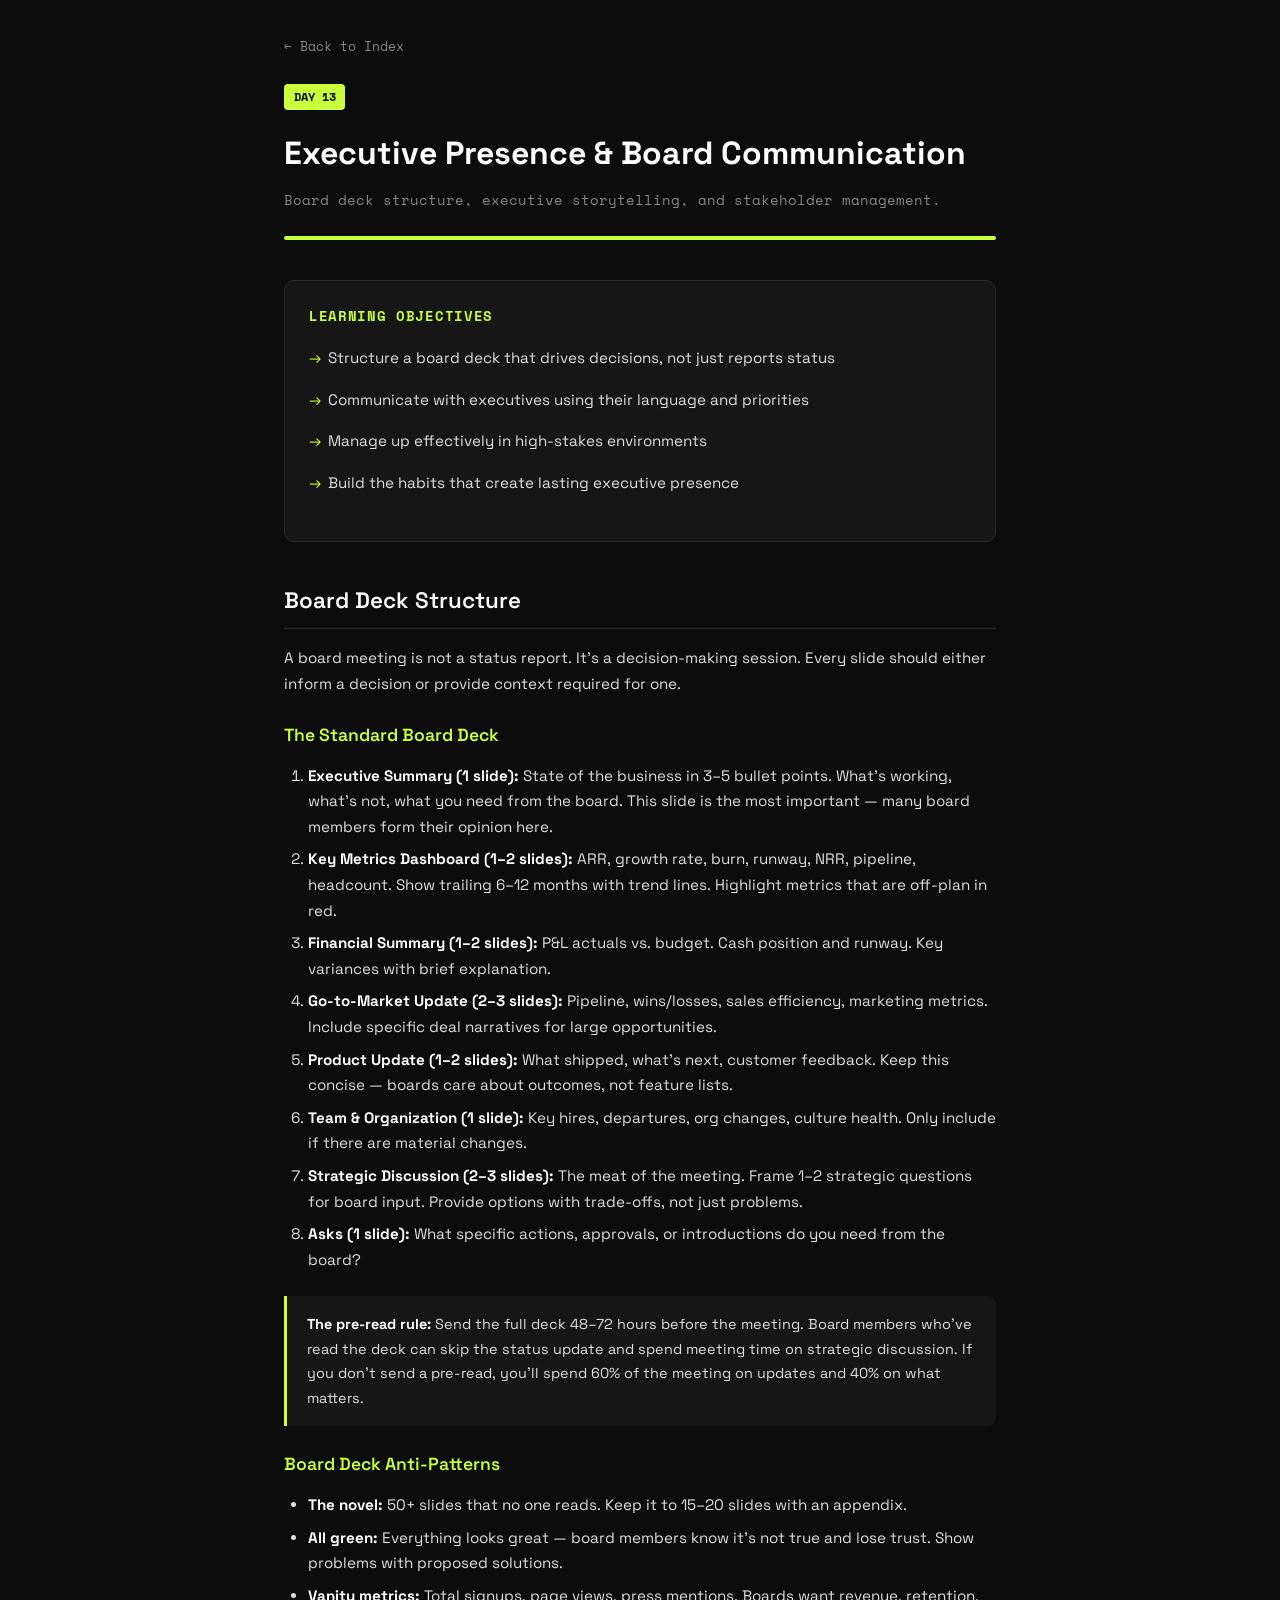
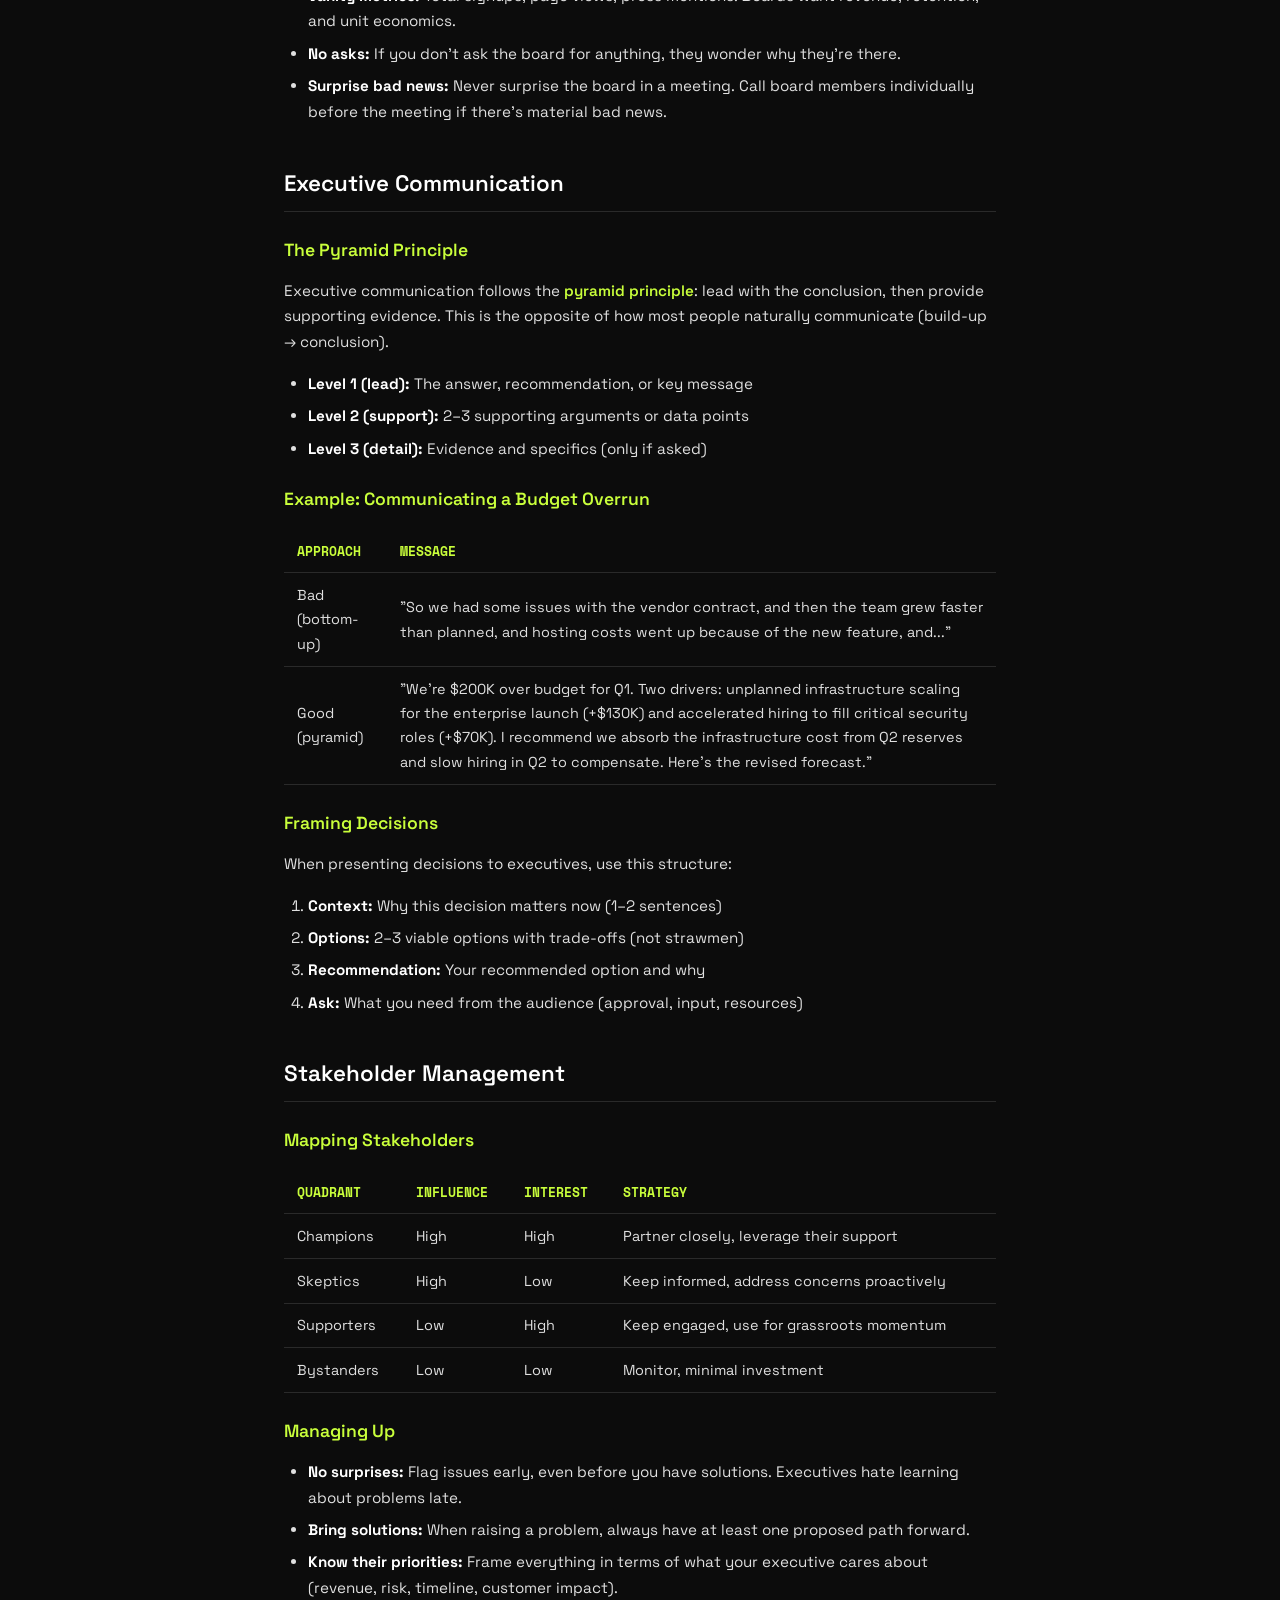
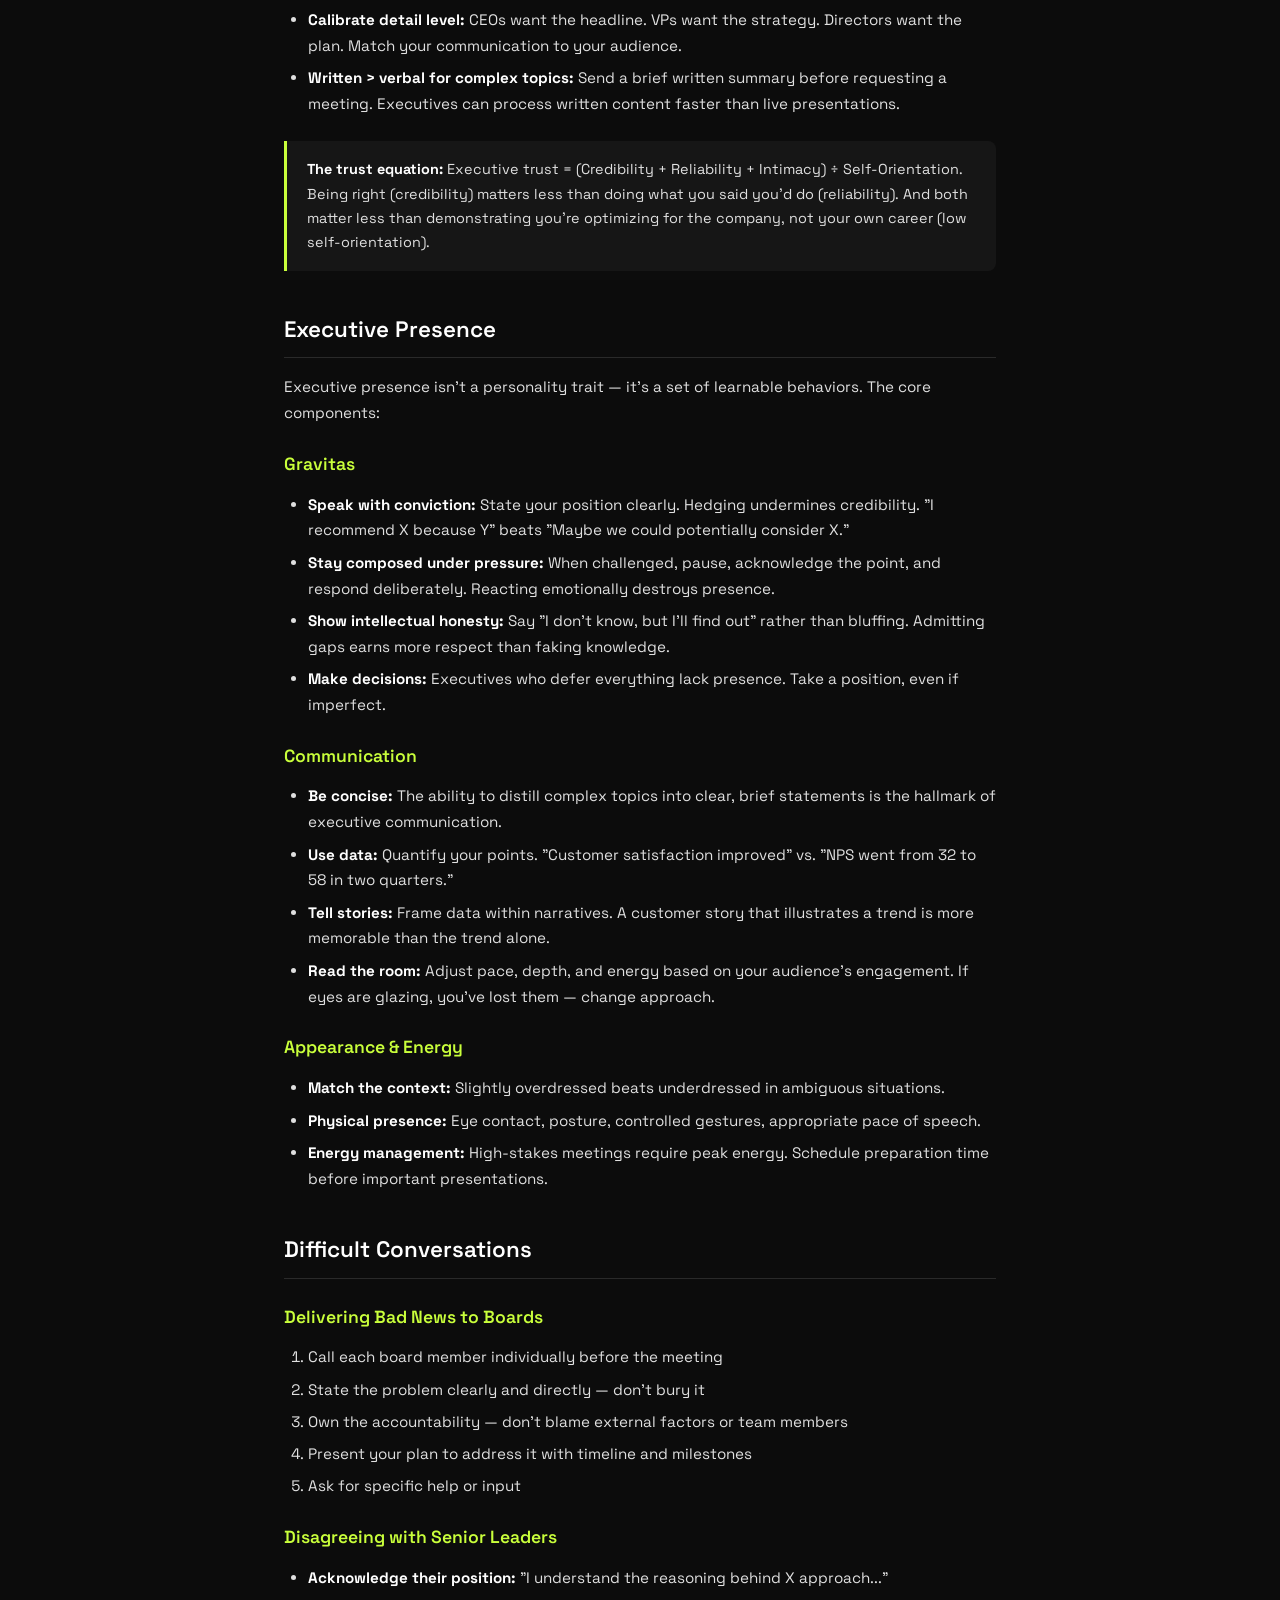
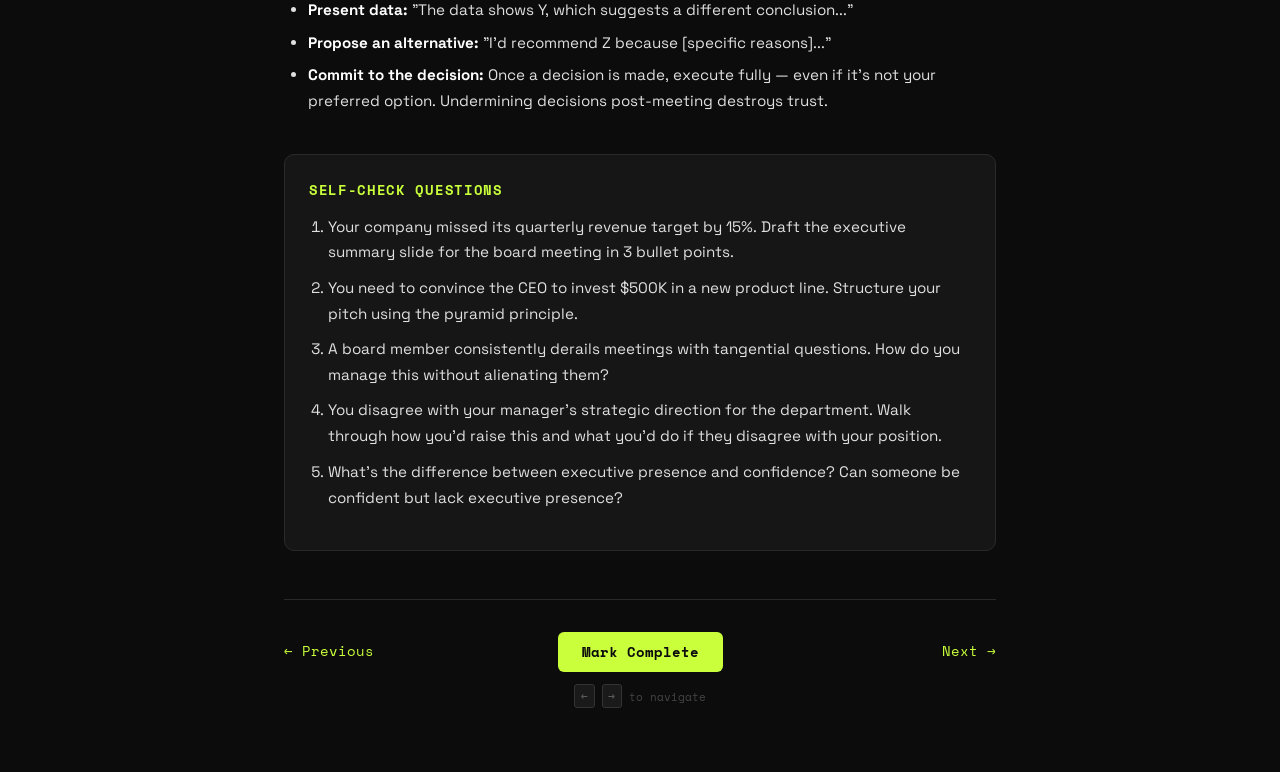
<file: day-13.html>
<!DOCTYPE html>
<html lang="en">
<head>
  <meta charset="UTF-8">
  <meta name="viewport" content="width=device-width, initial-scale=1.0">
  <title>Day 13 — Executive Presence & Board Communication | 14-Day Career Upskill</title>
  <meta name="description" content="Board deck structure, executive storytelling, and stakeholder management.">
  <meta property="og:title" content="Day 13 — Executive Presence & Board Communication">
  <meta property="og:description" content="Board deck structure, executive storytelling, and stakeholder management.">
  <meta property="og:type" content="website">
  <link rel="icon" href="favicon.svg" type="image/svg+xml">
  <link rel="preconnect" href="https://fonts.googleapis.com">
  <link rel="preconnect" href="https://fonts.gstatic.com" crossorigin>
  <link href="https://fonts.googleapis.com/css2?family=Space+Grotesk:wght@400;500;600;700&family=Space+Mono:wght@400;700&display=swap" rel="stylesheet">
  <link rel="stylesheet" href="styles.css">
</head>
<body>

  <div class="container">
    <a href="index.html" class="back-link">← Back to Index</a>
    <header>
      <span class="day-badge">DAY 13</span>
      <h1>Executive Presence & Board Communication</h1>
      <p class="subtitle">Board deck structure, executive storytelling, and stakeholder management.</p>
      <div class="progress-bar"><div class="progress-fill"></div></div>
    </header>

    <div class="objectives">
      <h2>Learning Objectives</h2>
      <ul>
        <li>Structure a board deck that drives decisions, not just reports status</li>
        <li>Communicate with executives using their language and priorities</li>
        <li>Manage up effectively in high-stakes environments</li>
        <li>Build the habits that create lasting executive presence</li>
      </ul>
    </div>

    <section>
      <h2>Board Deck Structure</h2>
      <p>A board meeting is not a status report. It's a decision-making session. Every slide should either inform a decision or provide context required for one.</p>

      <h3>The Standard Board Deck</h3>
      <ol>
        <li><strong>Executive Summary (1 slide):</strong> State of the business in 3–5 bullet points. What's working, what's not, what you need from the board. This slide is the most important — many board members form their opinion here.</li>
        <li><strong>Key Metrics Dashboard (1–2 slides):</strong> ARR, growth rate, burn, runway, NRR, pipeline, headcount. Show trailing 6–12 months with trend lines. Highlight metrics that are off-plan in red.</li>
        <li><strong>Financial Summary (1–2 slides):</strong> P&L actuals vs. budget. Cash position and runway. Key variances with brief explanation.</li>
        <li><strong>Go-to-Market Update (2–3 slides):</strong> Pipeline, wins/losses, sales efficiency, marketing metrics. Include specific deal narratives for large opportunities.</li>
        <li><strong>Product Update (1–2 slides):</strong> What shipped, what's next, customer feedback. Keep this concise — boards care about outcomes, not feature lists.</li>
        <li><strong>Team & Organization (1 slide):</strong> Key hires, departures, org changes, culture health. Only include if there are material changes.</li>
        <li><strong>Strategic Discussion (2–3 slides):</strong> The meat of the meeting. Frame 1–2 strategic questions for board input. Provide options with trade-offs, not just problems.</li>
        <li><strong>Asks (1 slide):</strong> What specific actions, approvals, or introductions do you need from the board?</li>
      </ol>

      <div class="callout">
        <strong>The pre-read rule:</strong> Send the full deck 48–72 hours before the meeting. Board members who've read the deck can skip the status update and spend meeting time on strategic discussion. If you don't send a pre-read, you'll spend 60% of the meeting on updates and 40% on what matters.
      </div>

      <h3>Board Deck Anti-Patterns</h3>
      <ul>
        <li><strong>The novel:</strong> 50+ slides that no one reads. Keep it to 15–20 slides with an appendix.</li>
        <li><strong>All green:</strong> Everything looks great — board members know it's not true and lose trust. Show problems with proposed solutions.</li>
        <li><strong>Vanity metrics:</strong> Total signups, page views, press mentions. Boards want revenue, retention, and unit economics.</li>
        <li><strong>No asks:</strong> If you don't ask the board for anything, they wonder why they're there.</li>
        <li><strong>Surprise bad news:</strong> Never surprise the board in a meeting. Call board members individually before the meeting if there's material bad news.</li>
      </ul>
    </section>

    <section>
      <h2>Executive Communication</h2>

      <h3>The Pyramid Principle</h3>
      <p>Executive communication follows the <span class="key-term">pyramid principle</span>: lead with the conclusion, then provide supporting evidence. This is the opposite of how most people naturally communicate (build-up → conclusion).</p>
      <ul>
        <li><strong>Level 1 (lead):</strong> The answer, recommendation, or key message</li>
        <li><strong>Level 2 (support):</strong> 2–3 supporting arguments or data points</li>
        <li><strong>Level 3 (detail):</strong> Evidence and specifics (only if asked)</li>
      </ul>

      <h3>Example: Communicating a Budget Overrun</h3>
      <table>
        <thead>
          <tr><th>Approach</th><th>Message</th></tr>
        </thead>
        <tbody>
          <tr><td>Bad (bottom-up)</td><td>"So we had some issues with the vendor contract, and then the team grew faster than planned, and hosting costs went up because of the new feature, and..."</td></tr>
          <tr><td>Good (pyramid)</td><td>"We're $200K over budget for Q1. Two drivers: unplanned infrastructure scaling for the enterprise launch (+$130K) and accelerated hiring to fill critical security roles (+$70K). I recommend we absorb the infrastructure cost from Q2 reserves and slow hiring in Q2 to compensate. Here's the revised forecast."</td></tr>
        </tbody>
      </table>

      <h3>Framing Decisions</h3>
      <p>When presenting decisions to executives, use this structure:</p>
      <ol>
        <li><strong>Context:</strong> Why this decision matters now (1–2 sentences)</li>
        <li><strong>Options:</strong> 2–3 viable options with trade-offs (not strawmen)</li>
        <li><strong>Recommendation:</strong> Your recommended option and why</li>
        <li><strong>Ask:</strong> What you need from the audience (approval, input, resources)</li>
      </ol>
    </section>

    <section>
      <h2>Stakeholder Management</h2>

      <h3>Mapping Stakeholders</h3>
      <table>
        <thead>
          <tr><th>Quadrant</th><th>Influence</th><th>Interest</th><th>Strategy</th></tr>
        </thead>
        <tbody>
          <tr><td>Champions</td><td>High</td><td>High</td><td>Partner closely, leverage their support</td></tr>
          <tr><td>Skeptics</td><td>High</td><td>Low</td><td>Keep informed, address concerns proactively</td></tr>
          <tr><td>Supporters</td><td>Low</td><td>High</td><td>Keep engaged, use for grassroots momentum</td></tr>
          <tr><td>Bystanders</td><td>Low</td><td>Low</td><td>Monitor, minimal investment</td></tr>
        </tbody>
      </table>

      <h3>Managing Up</h3>
      <ul>
        <li><strong>No surprises:</strong> Flag issues early, even before you have solutions. Executives hate learning about problems late.</li>
        <li><strong>Bring solutions:</strong> When raising a problem, always have at least one proposed path forward.</li>
        <li><strong>Know their priorities:</strong> Frame everything in terms of what your executive cares about (revenue, risk, timeline, customer impact).</li>
        <li><strong>Calibrate detail level:</strong> CEOs want the headline. VPs want the strategy. Directors want the plan. Match your communication to your audience.</li>
        <li><strong>Written > verbal for complex topics:</strong> Send a brief written summary before requesting a meeting. Executives can process written content faster than live presentations.</li>
      </ul>

      <div class="callout">
        <strong>The trust equation:</strong> Executive trust = (Credibility + Reliability + Intimacy) ÷ Self-Orientation. Being right (credibility) matters less than doing what you said you'd do (reliability). And both matter less than demonstrating you're optimizing for the company, not your own career (low self-orientation).
      </div>
    </section>

    <section>
      <h2>Executive Presence</h2>
      <p>Executive presence isn't a personality trait — it's a set of learnable behaviors. The core components:</p>

      <h3>Gravitas</h3>
      <ul>
        <li><strong>Speak with conviction:</strong> State your position clearly. Hedging undermines credibility. "I recommend X because Y" beats "Maybe we could potentially consider X."</li>
        <li><strong>Stay composed under pressure:</strong> When challenged, pause, acknowledge the point, and respond deliberately. Reacting emotionally destroys presence.</li>
        <li><strong>Show intellectual honesty:</strong> Say "I don't know, but I'll find out" rather than bluffing. Admitting gaps earns more respect than faking knowledge.</li>
        <li><strong>Make decisions:</strong> Executives who defer everything lack presence. Take a position, even if imperfect.</li>
      </ul>

      <h3>Communication</h3>
      <ul>
        <li><strong>Be concise:</strong> The ability to distill complex topics into clear, brief statements is the hallmark of executive communication.</li>
        <li><strong>Use data:</strong> Quantify your points. "Customer satisfaction improved" vs. "NPS went from 32 to 58 in two quarters."</li>
        <li><strong>Tell stories:</strong> Frame data within narratives. A customer story that illustrates a trend is more memorable than the trend alone.</li>
        <li><strong>Read the room:</strong> Adjust pace, depth, and energy based on your audience's engagement. If eyes are glazing, you've lost them — change approach.</li>
      </ul>

      <h3>Appearance & Energy</h3>
      <ul>
        <li><strong>Match the context:</strong> Slightly overdressed beats underdressed in ambiguous situations.</li>
        <li><strong>Physical presence:</strong> Eye contact, posture, controlled gestures, appropriate pace of speech.</li>
        <li><strong>Energy management:</strong> High-stakes meetings require peak energy. Schedule preparation time before important presentations.</li>
      </ul>
    </section>

    <section>
      <h2>Difficult Conversations</h2>

      <h3>Delivering Bad News to Boards</h3>
      <ol>
        <li>Call each board member individually before the meeting</li>
        <li>State the problem clearly and directly — don't bury it</li>
        <li>Own the accountability — don't blame external factors or team members</li>
        <li>Present your plan to address it with timeline and milestones</li>
        <li>Ask for specific help or input</li>
      </ol>

      <h3>Disagreeing with Senior Leaders</h3>
      <ul>
        <li><strong>Acknowledge their position:</strong> "I understand the reasoning behind X approach..."</li>
        <li><strong>Present data:</strong> "The data shows Y, which suggests a different conclusion..."</li>
        <li><strong>Propose an alternative:</strong> "I'd recommend Z because [specific reasons]..."</li>
        <li><strong>Commit to the decision:</strong> Once a decision is made, execute fully — even if it's not your preferred option. Undermining decisions post-meeting destroys trust.</li>
      </ul>
    </section>

    <div class="self-check">
      <h2>Self-Check Questions</h2>
      <ol>
        <li>Your company missed its quarterly revenue target by 15%. Draft the executive summary slide for the board meeting in 3 bullet points.</li>
        <li>You need to convince the CEO to invest $500K in a new product line. Structure your pitch using the pyramid principle.</li>
        <li>A board member consistently derails meetings with tangential questions. How do you manage this without alienating them?</li>
        <li>You disagree with your manager's strategic direction for the department. Walk through how you'd raise this and what you'd do if they disagree with your position.</li>
        <li>What's the difference between executive presence and confidence? Can someone be confident but lack executive presence?</li>
      </ol>
    </div>

    <nav class="lesson-nav">
      <a class="nav-prev" href="day-12.html">← Previous</a>
      <button class="mark-complete-btn" data-day="13">Mark Complete</button>
      <a class="nav-next" href="day-14.html">Next →</a>
    </nav>
    <div class="keyboard-hint"><kbd>&larr;</kbd> <kbd>&rarr;</kbd> to navigate</div>
  </div>
  <script src="app.js"></script>
</body>
</html>
</file>
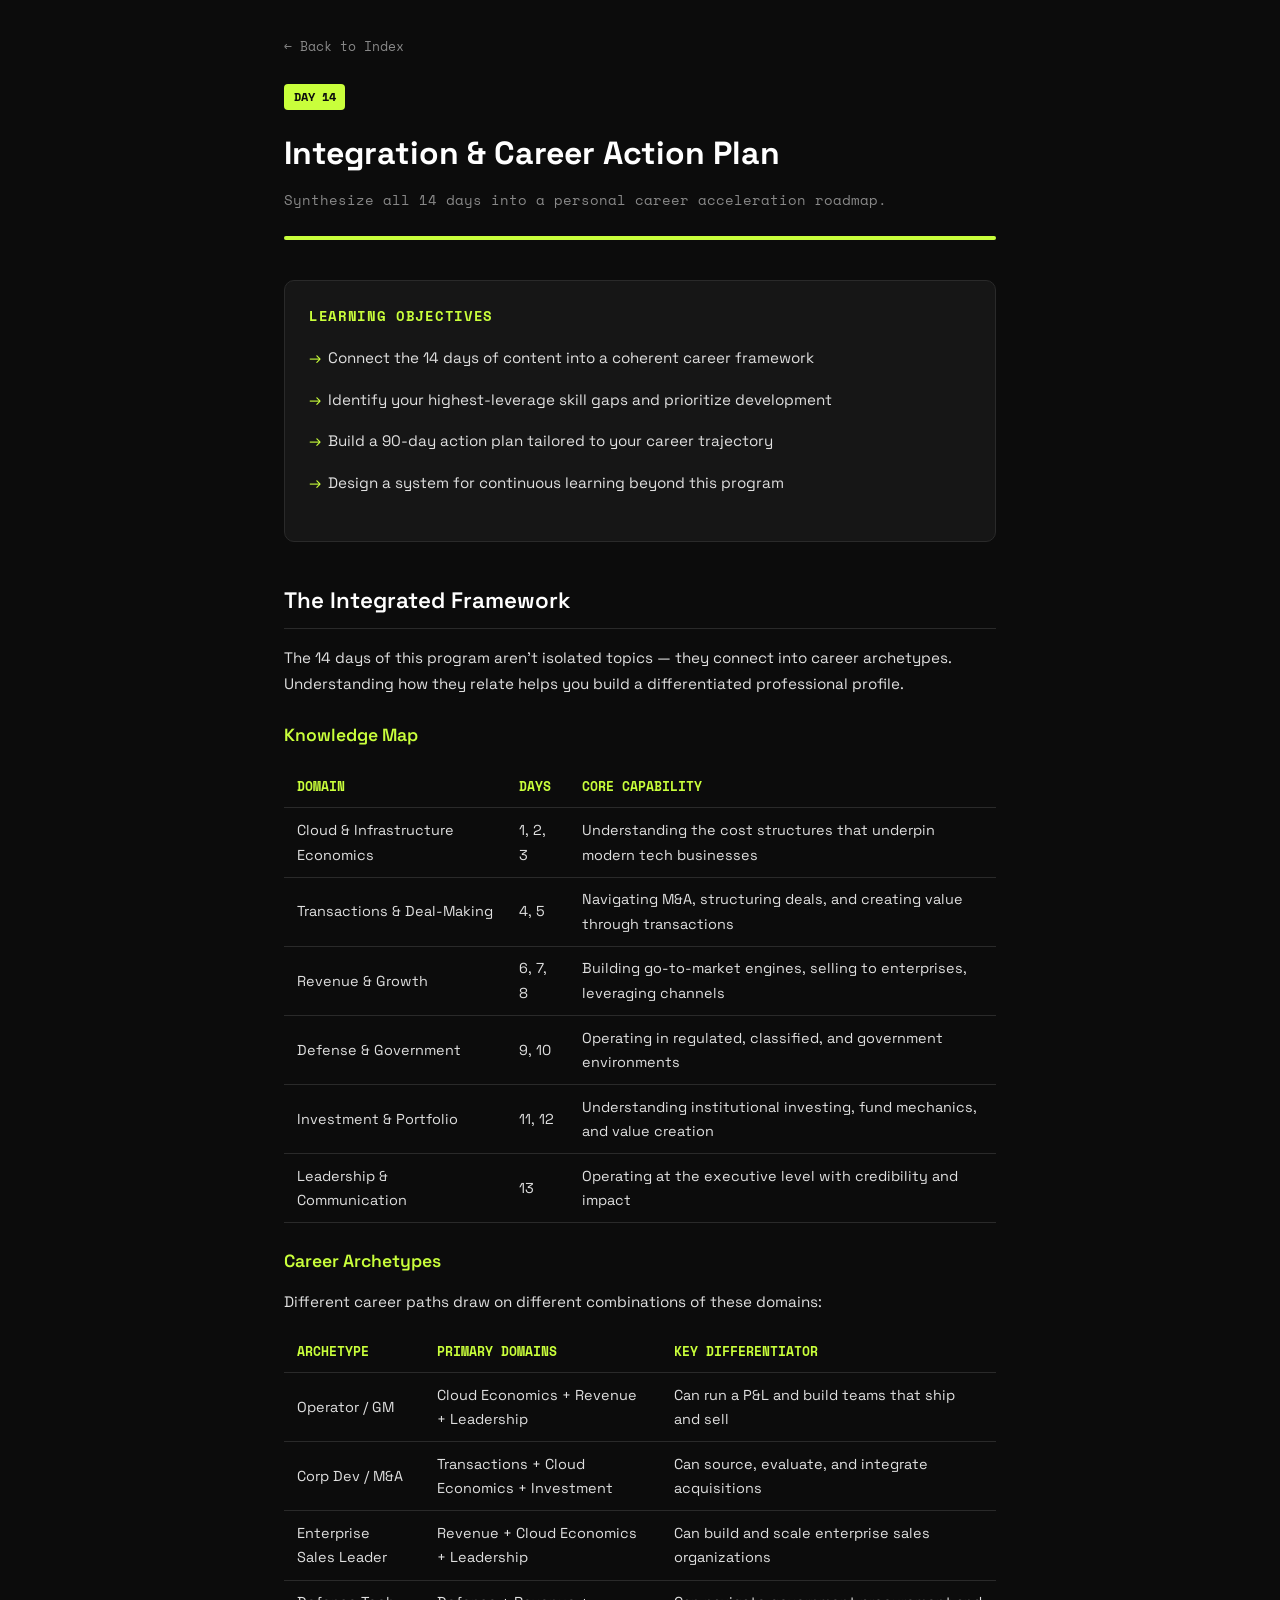
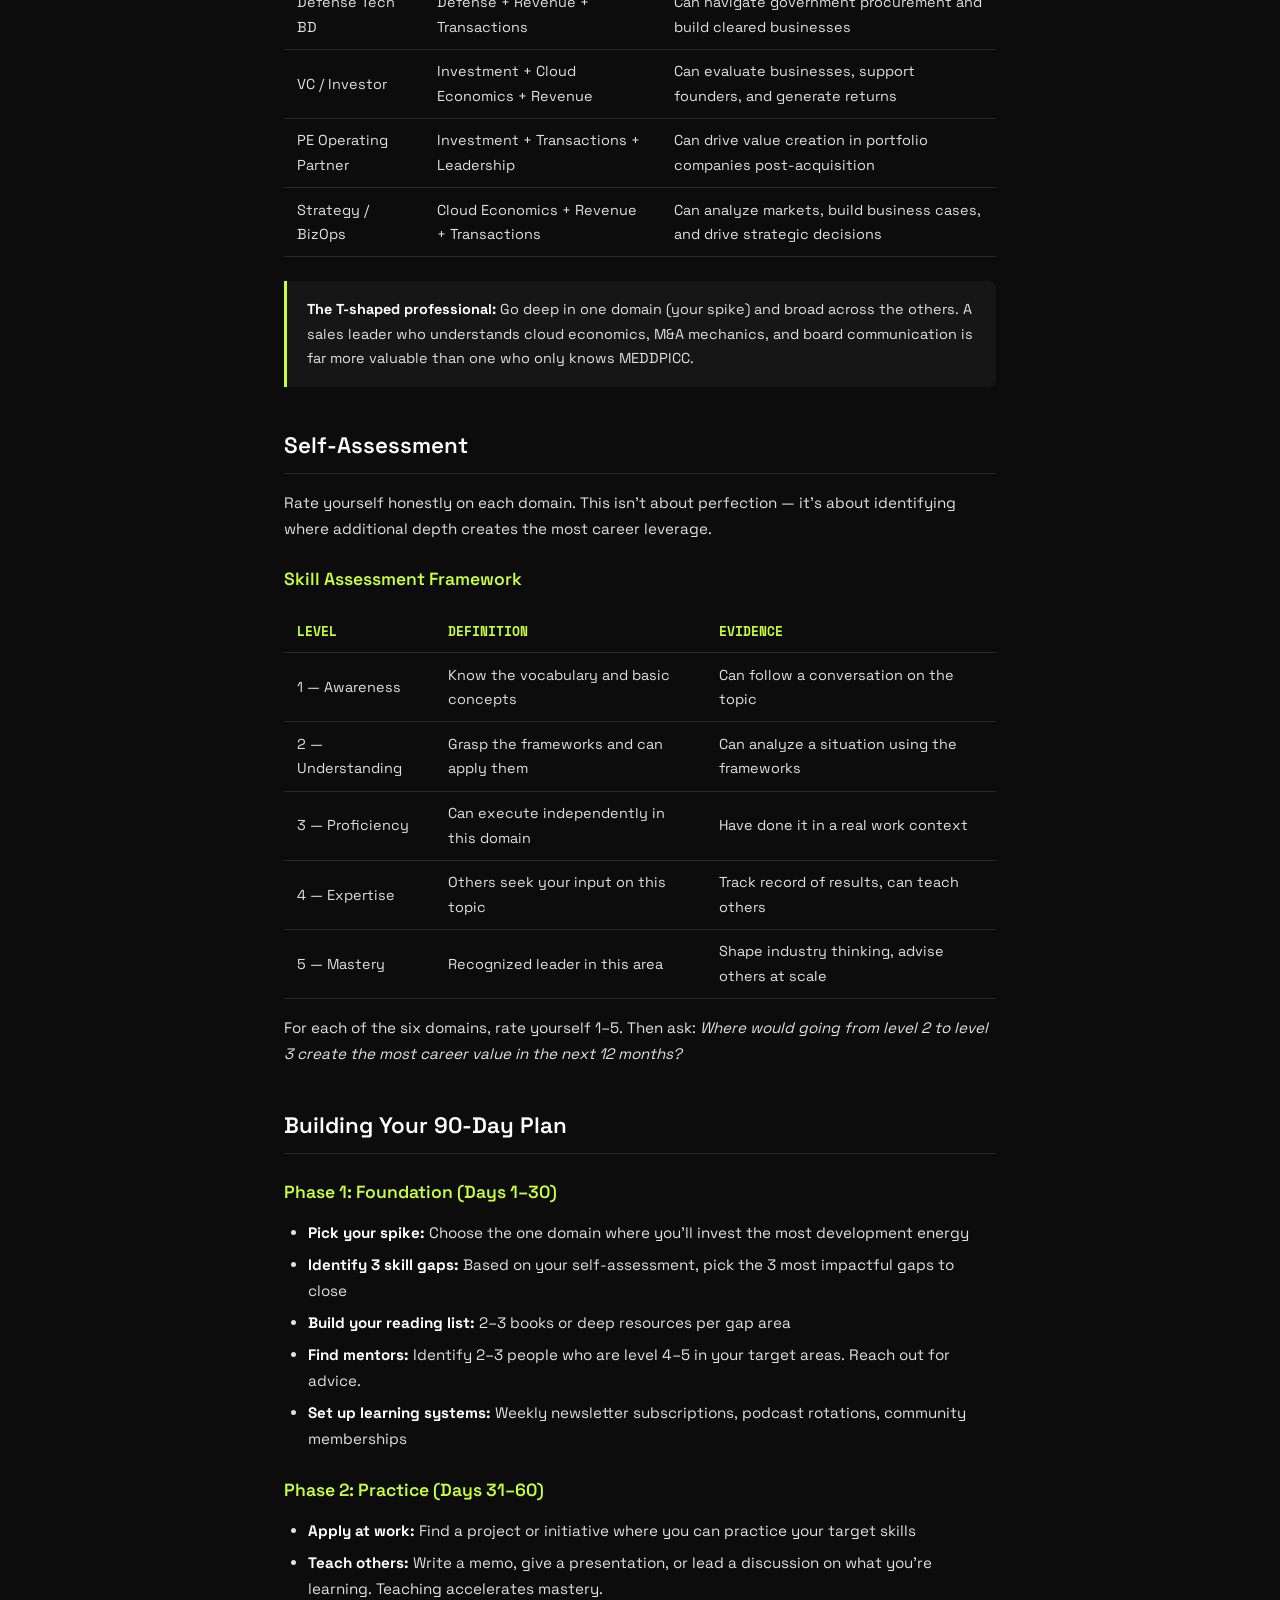
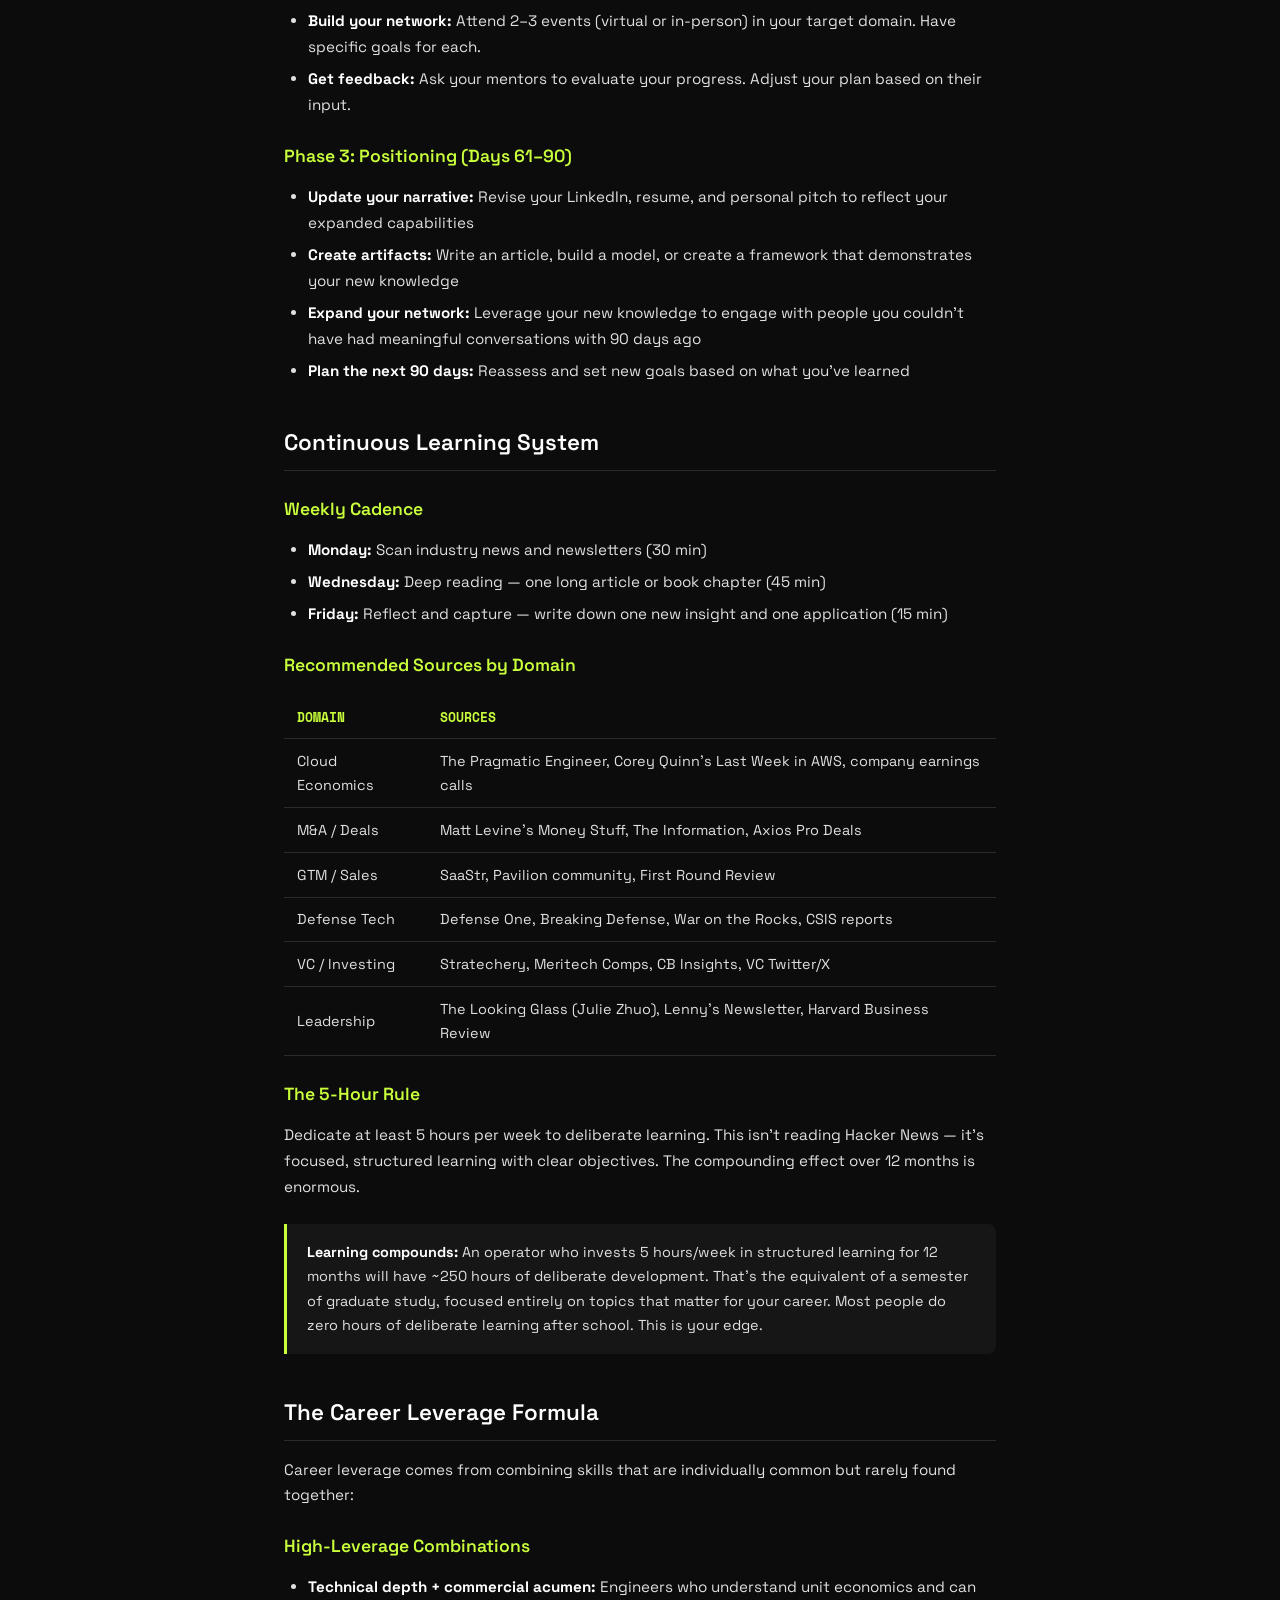
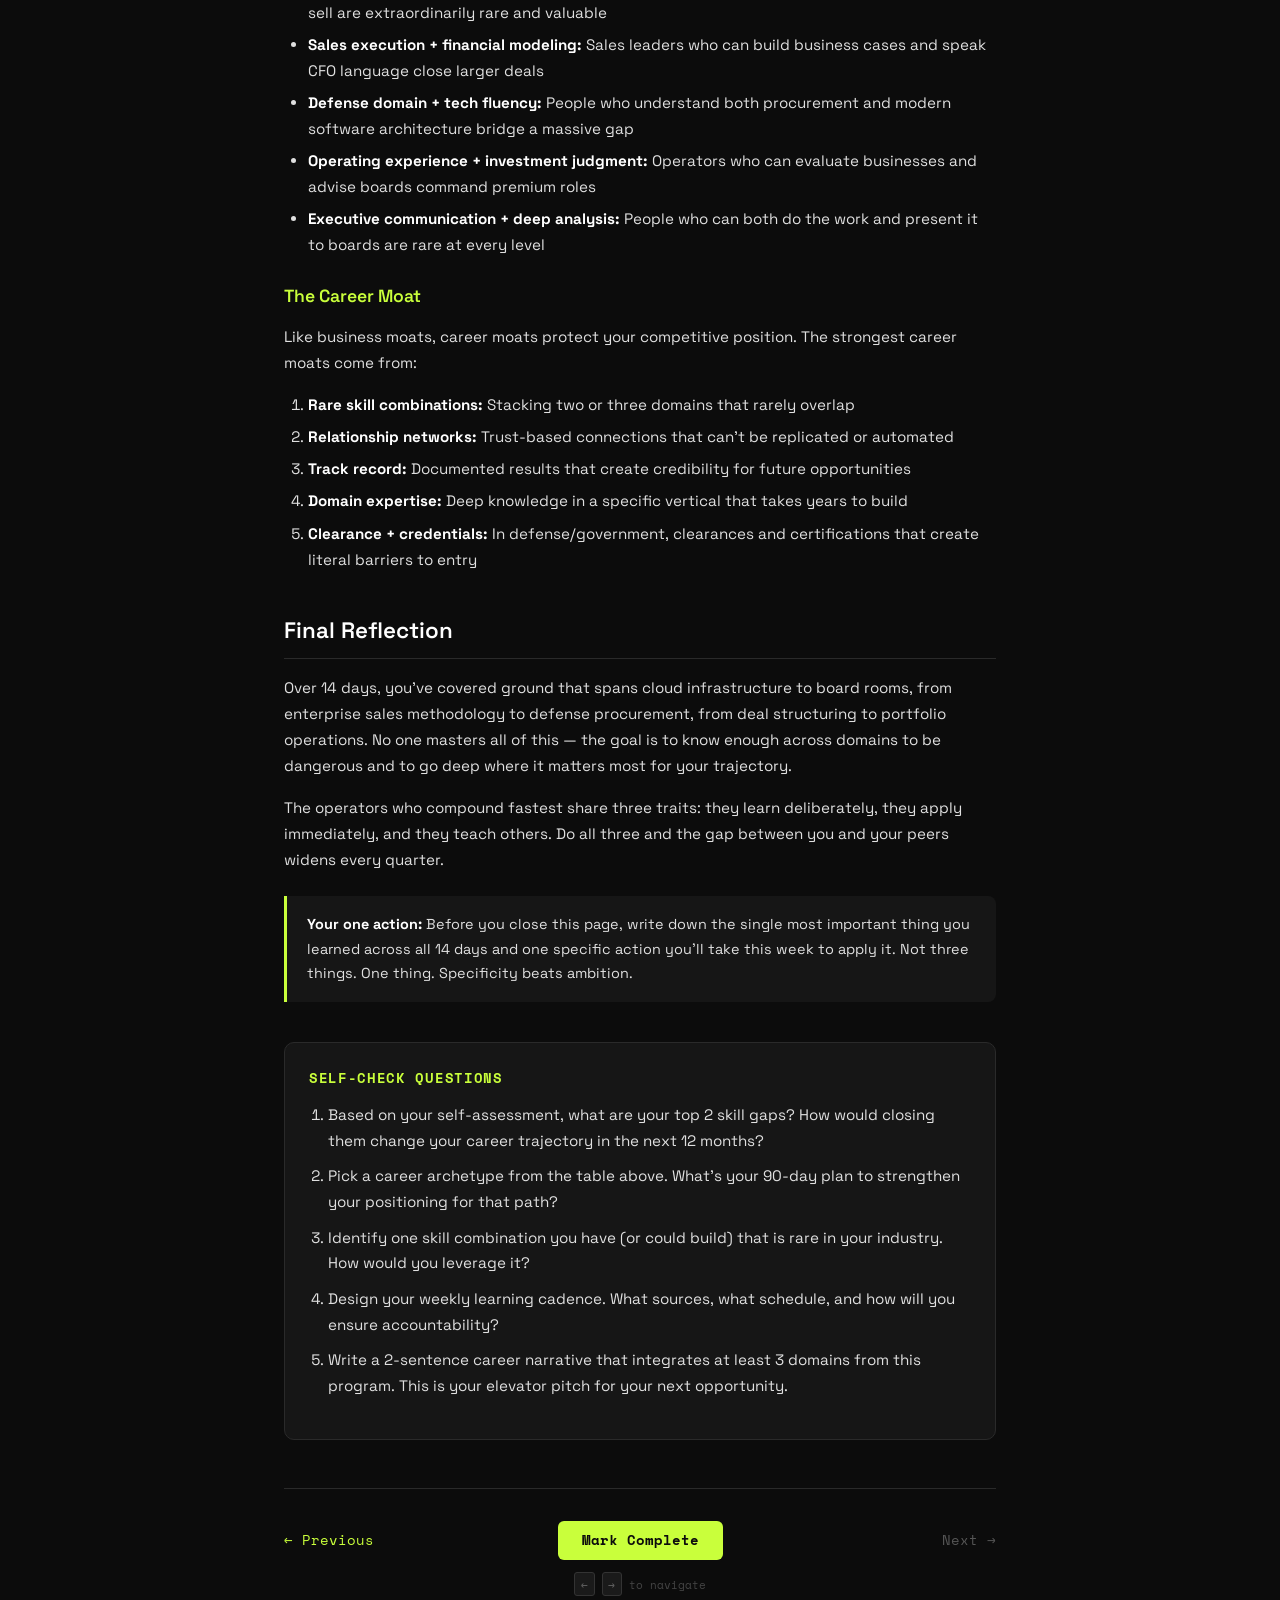
<file: day-14.html>
<!DOCTYPE html>
<html lang="en">
<head>
  <meta charset="UTF-8">
  <meta name="viewport" content="width=device-width, initial-scale=1.0">
  <title>Day 14 — Integration & Career Action Plan | 14-Day Career Upskill</title>
  <meta name="description" content="Synthesize all 14 days into a personal career acceleration roadmap.">
  <meta property="og:title" content="Day 14 — Integration & Career Action Plan">
  <meta property="og:description" content="Synthesize all 14 days into a personal career acceleration roadmap.">
  <meta property="og:type" content="website">
  <link rel="icon" href="favicon.svg" type="image/svg+xml">
  <link rel="preconnect" href="https://fonts.googleapis.com">
  <link rel="preconnect" href="https://fonts.gstatic.com" crossorigin>
  <link href="https://fonts.googleapis.com/css2?family=Space+Grotesk:wght@400;500;600;700&family=Space+Mono:wght@400;700&display=swap" rel="stylesheet">
  <link rel="stylesheet" href="styles.css">
</head>
<body>

  <div class="container">
    <a href="index.html" class="back-link">← Back to Index</a>
    <header>
      <span class="day-badge">DAY 14</span>
      <h1>Integration & Career Action Plan</h1>
      <p class="subtitle">Synthesize all 14 days into a personal career acceleration roadmap.</p>
      <div class="progress-bar"><div class="progress-fill"></div></div>
    </header>

    <div class="objectives">
      <h2>Learning Objectives</h2>
      <ul>
        <li>Connect the 14 days of content into a coherent career framework</li>
        <li>Identify your highest-leverage skill gaps and prioritize development</li>
        <li>Build a 90-day action plan tailored to your career trajectory</li>
        <li>Design a system for continuous learning beyond this program</li>
      </ul>
    </div>

    <section>
      <h2>The Integrated Framework</h2>
      <p>The 14 days of this program aren't isolated topics — they connect into career archetypes. Understanding how they relate helps you build a differentiated professional profile.</p>

      <h3>Knowledge Map</h3>
      <table>
        <thead>
          <tr><th>Domain</th><th>Days</th><th>Core Capability</th></tr>
        </thead>
        <tbody>
          <tr><td>Cloud & Infrastructure Economics</td><td>1, 2, 3</td><td>Understanding the cost structures that underpin modern tech businesses</td></tr>
          <tr><td>Transactions & Deal-Making</td><td>4, 5</td><td>Navigating M&A, structuring deals, and creating value through transactions</td></tr>
          <tr><td>Revenue & Growth</td><td>6, 7, 8</td><td>Building go-to-market engines, selling to enterprises, leveraging channels</td></tr>
          <tr><td>Defense & Government</td><td>9, 10</td><td>Operating in regulated, classified, and government environments</td></tr>
          <tr><td>Investment & Portfolio</td><td>11, 12</td><td>Understanding institutional investing, fund mechanics, and value creation</td></tr>
          <tr><td>Leadership & Communication</td><td>13</td><td>Operating at the executive level with credibility and impact</td></tr>
        </tbody>
      </table>

      <h3>Career Archetypes</h3>
      <p>Different career paths draw on different combinations of these domains:</p>
      <table>
        <thead>
          <tr><th>Archetype</th><th>Primary Domains</th><th>Key Differentiator</th></tr>
        </thead>
        <tbody>
          <tr><td>Operator / GM</td><td>Cloud Economics + Revenue + Leadership</td><td>Can run a P&L and build teams that ship and sell</td></tr>
          <tr><td>Corp Dev / M&A</td><td>Transactions + Cloud Economics + Investment</td><td>Can source, evaluate, and integrate acquisitions</td></tr>
          <tr><td>Enterprise Sales Leader</td><td>Revenue + Cloud Economics + Leadership</td><td>Can build and scale enterprise sales organizations</td></tr>
          <tr><td>Defense Tech BD</td><td>Defense + Revenue + Transactions</td><td>Can navigate government procurement and build cleared businesses</td></tr>
          <tr><td>VC / Investor</td><td>Investment + Cloud Economics + Revenue</td><td>Can evaluate businesses, support founders, and generate returns</td></tr>
          <tr><td>PE Operating Partner</td><td>Investment + Transactions + Leadership</td><td>Can drive value creation in portfolio companies post-acquisition</td></tr>
          <tr><td>Strategy / BizOps</td><td>Cloud Economics + Revenue + Transactions</td><td>Can analyze markets, build business cases, and drive strategic decisions</td></tr>
        </tbody>
      </table>

      <div class="callout">
        <strong>The T-shaped professional:</strong> Go deep in one domain (your spike) and broad across the others. A sales leader who understands cloud economics, M&A mechanics, and board communication is far more valuable than one who only knows MEDDPICC.
      </div>
    </section>

    <section>
      <h2>Self-Assessment</h2>
      <p>Rate yourself honestly on each domain. This isn't about perfection — it's about identifying where additional depth creates the most career leverage.</p>

      <h3>Skill Assessment Framework</h3>
      <table>
        <thead>
          <tr><th>Level</th><th>Definition</th><th>Evidence</th></tr>
        </thead>
        <tbody>
          <tr><td>1 — Awareness</td><td>Know the vocabulary and basic concepts</td><td>Can follow a conversation on the topic</td></tr>
          <tr><td>2 — Understanding</td><td>Grasp the frameworks and can apply them</td><td>Can analyze a situation using the frameworks</td></tr>
          <tr><td>3 — Proficiency</td><td>Can execute independently in this domain</td><td>Have done it in a real work context</td></tr>
          <tr><td>4 — Expertise</td><td>Others seek your input on this topic</td><td>Track record of results, can teach others</td></tr>
          <tr><td>5 — Mastery</td><td>Recognized leader in this area</td><td>Shape industry thinking, advise others at scale</td></tr>
        </tbody>
      </table>

      <p>For each of the six domains, rate yourself 1–5. Then ask: <em>Where would going from level 2 to level 3 create the most career value in the next 12 months?</em></p>
    </section>

    <section>
      <h2>Building Your 90-Day Plan</h2>

      <h3>Phase 1: Foundation (Days 1–30)</h3>
      <ul>
        <li><strong>Pick your spike:</strong> Choose the one domain where you'll invest the most development energy</li>
        <li><strong>Identify 3 skill gaps:</strong> Based on your self-assessment, pick the 3 most impactful gaps to close</li>
        <li><strong>Build your reading list:</strong> 2–3 books or deep resources per gap area</li>
        <li><strong>Find mentors:</strong> Identify 2–3 people who are level 4–5 in your target areas. Reach out for advice.</li>
        <li><strong>Set up learning systems:</strong> Weekly newsletter subscriptions, podcast rotations, community memberships</li>
      </ul>

      <h3>Phase 2: Practice (Days 31–60)</h3>
      <ul>
        <li><strong>Apply at work:</strong> Find a project or initiative where you can practice your target skills</li>
        <li><strong>Teach others:</strong> Write a memo, give a presentation, or lead a discussion on what you're learning. Teaching accelerates mastery.</li>
        <li><strong>Build your network:</strong> Attend 2–3 events (virtual or in-person) in your target domain. Have specific goals for each.</li>
        <li><strong>Get feedback:</strong> Ask your mentors to evaluate your progress. Adjust your plan based on their input.</li>
      </ul>

      <h3>Phase 3: Positioning (Days 61–90)</h3>
      <ul>
        <li><strong>Update your narrative:</strong> Revise your LinkedIn, resume, and personal pitch to reflect your expanded capabilities</li>
        <li><strong>Create artifacts:</strong> Write an article, build a model, or create a framework that demonstrates your new knowledge</li>
        <li><strong>Expand your network:</strong> Leverage your new knowledge to engage with people you couldn't have had meaningful conversations with 90 days ago</li>
        <li><strong>Plan the next 90 days:</strong> Reassess and set new goals based on what you've learned</li>
      </ul>
    </section>

    <section>
      <h2>Continuous Learning System</h2>

      <h3>Weekly Cadence</h3>
      <ul>
        <li><strong>Monday:</strong> Scan industry news and newsletters (30 min)</li>
        <li><strong>Wednesday:</strong> Deep reading — one long article or book chapter (45 min)</li>
        <li><strong>Friday:</strong> Reflect and capture — write down one new insight and one application (15 min)</li>
      </ul>

      <h3>Recommended Sources by Domain</h3>
      <table>
        <thead>
          <tr><th>Domain</th><th>Sources</th></tr>
        </thead>
        <tbody>
          <tr><td>Cloud Economics</td><td>The Pragmatic Engineer, Corey Quinn's Last Week in AWS, company earnings calls</td></tr>
          <tr><td>M&A / Deals</td><td>Matt Levine's Money Stuff, The Information, Axios Pro Deals</td></tr>
          <tr><td>GTM / Sales</td><td>SaaStr, Pavilion community, First Round Review</td></tr>
          <tr><td>Defense Tech</td><td>Defense One, Breaking Defense, War on the Rocks, CSIS reports</td></tr>
          <tr><td>VC / Investing</td><td>Stratechery, Meritech Comps, CB Insights, VC Twitter/X</td></tr>
          <tr><td>Leadership</td><td>The Looking Glass (Julie Zhuo), Lenny's Newsletter, Harvard Business Review</td></tr>
        </tbody>
      </table>

      <h3>The 5-Hour Rule</h3>
      <p>Dedicate at least 5 hours per week to deliberate learning. This isn't reading Hacker News — it's focused, structured learning with clear objectives. The compounding effect over 12 months is enormous.</p>

      <div class="callout">
        <strong>Learning compounds:</strong> An operator who invests 5 hours/week in structured learning for 12 months will have ~250 hours of deliberate development. That's the equivalent of a semester of graduate study, focused entirely on topics that matter for your career. Most people do zero hours of deliberate learning after school. This is your edge.
      </div>
    </section>

    <section>
      <h2>The Career Leverage Formula</h2>
      <p>Career leverage comes from combining skills that are individually common but rarely found together:</p>

      <h3>High-Leverage Combinations</h3>
      <ul>
        <li><strong>Technical depth + commercial acumen:</strong> Engineers who understand unit economics and can sell are extraordinarily rare and valuable</li>
        <li><strong>Sales execution + financial modeling:</strong> Sales leaders who can build business cases and speak CFO language close larger deals</li>
        <li><strong>Defense domain + tech fluency:</strong> People who understand both procurement and modern software architecture bridge a massive gap</li>
        <li><strong>Operating experience + investment judgment:</strong> Operators who can evaluate businesses and advise boards command premium roles</li>
        <li><strong>Executive communication + deep analysis:</strong> People who can both do the work and present it to boards are rare at every level</li>
      </ul>

      <h3>The Career Moat</h3>
      <p>Like business moats, career moats protect your competitive position. The strongest career moats come from:</p>
      <ol>
        <li><strong>Rare skill combinations:</strong> Stacking two or three domains that rarely overlap</li>
        <li><strong>Relationship networks:</strong> Trust-based connections that can't be replicated or automated</li>
        <li><strong>Track record:</strong> Documented results that create credibility for future opportunities</li>
        <li><strong>Domain expertise:</strong> Deep knowledge in a specific vertical that takes years to build</li>
        <li><strong>Clearance + credentials:</strong> In defense/government, clearances and certifications that create literal barriers to entry</li>
      </ol>
    </section>

    <section>
      <h2>Final Reflection</h2>
      <p>Over 14 days, you've covered ground that spans cloud infrastructure to board rooms, from enterprise sales methodology to defense procurement, from deal structuring to portfolio operations. No one masters all of this — the goal is to know enough across domains to be dangerous and to go deep where it matters most for your trajectory.</p>

      <p>The operators who compound fastest share three traits: they learn deliberately, they apply immediately, and they teach others. Do all three and the gap between you and your peers widens every quarter.</p>

      <div class="callout">
        <strong>Your one action:</strong> Before you close this page, write down the single most important thing you learned across all 14 days and one specific action you'll take this week to apply it. Not three things. One thing. Specificity beats ambition.
      </div>
    </section>

    <div class="self-check">
      <h2>Self-Check Questions</h2>
      <ol>
        <li>Based on your self-assessment, what are your top 2 skill gaps? How would closing them change your career trajectory in the next 12 months?</li>
        <li>Pick a career archetype from the table above. What's your 90-day plan to strengthen your positioning for that path?</li>
        <li>Identify one skill combination you have (or could build) that is rare in your industry. How would you leverage it?</li>
        <li>Design your weekly learning cadence. What sources, what schedule, and how will you ensure accountability?</li>
        <li>Write a 2-sentence career narrative that integrates at least 3 domains from this program. This is your elevator pitch for your next opportunity.</li>
      </ol>
    </div>

    <nav class="lesson-nav">
      <a class="nav-prev" href="day-13.html">← Previous</a>
      <button class="mark-complete-btn" data-day="14">Mark Complete</button>
      <span class="disabled nav-next">Next →</span>
    </nav>
    <div class="keyboard-hint"><kbd>&larr;</kbd> <kbd>&rarr;</kbd> to navigate</div>
  </div>
  <script src="app.js"></script>
</body>
</html>
</file>
<file: styles.css>
/* ===== Reset & Base ===== */
*, *::before, *::after { box-sizing: border-box; margin: 0; padding: 0; }
html { scroll-behavior: smooth; }
body {
  background: #0c0c0c;
  color: #e0e0e0;
  font-family: 'Space Grotesk', sans-serif;
  line-height: 1.7;
  min-height: 100vh;
  -webkit-font-smoothing: antialiased;
  -moz-osx-font-smoothing: grayscale;
}

/* ===== Layout ===== */
.container { max-width: 760px; margin: 0 auto; padding: 2rem 1.5rem 4rem; }
.container--wide { max-width: 960px; }

/* ===== Index Page ===== */
.hero { text-align: center; padding: 4rem 0 3rem; }
.hero h1 { font-size: 2.5rem; font-weight: 700; color: #fff; margin-bottom: 0.5rem; }
.hero .accent { color: #c9ff3b; }
.hero p { font-family: 'Space Mono', monospace; font-size: 0.9rem; color: #888; max-width: 600px; margin: 0 auto; }

.day-grid {
  display: grid;
  grid-template-columns: repeat(auto-fill, minmax(280px, 1fr));
  gap: 1rem;
  margin-top: 2rem;
}

.day-card {
  background: #161616;
  border: 1px solid #2a2a2a;
  border-radius: 12px;
  padding: 1.5rem;
  transition: border-color 0.2s, transform 0.2s, box-shadow 0.2s;
  text-decoration: none;
  color: inherit;
  display: block;
  position: relative;
}
.day-card:hover {
  border-color: #c9ff3b;
  transform: translateY(-2px);
  box-shadow: 0 4px 20px rgba(201, 255, 59, 0.08);
}
.day-card.completed { border-color: #2f9e44; }
.day-card.completed .day-badge { background: #2f9e44; }
.day-card .check-mark {
  position: absolute;
  top: 1rem;
  right: 1rem;
  width: 22px;
  height: 22px;
  border-radius: 50%;
  background: #2f9e44;
  color: #fff;
  font-size: 0.75rem;
  display: none;
  align-items: center;
  justify-content: center;
  font-weight: 700;
}
.day-card.completed .check-mark { display: flex; }

.day-card h2 { font-size: 1.1rem; font-weight: 600; color: #fff; margin-bottom: 0.4rem; }
.day-card p { font-size: 0.85rem; color: #999; }

.progress-summary {
  text-align: center;
  font-family: 'Space Mono', monospace;
  font-size: 0.85rem;
  color: #888;
  margin-top: 1.5rem;
}
.progress-summary .count { color: #c9ff3b; font-weight: 700; }
.progress-summary .progress-bar-index {
  width: 200px;
  height: 4px;
  background: #2a2a2a;
  border-radius: 2px;
  margin: 0.75rem auto 0;
  overflow: hidden;
}
.progress-summary .progress-bar-index .fill {
  height: 100%;
  background: #c9ff3b;
  border-radius: 2px;
  transition: width 0.5s ease;
}

.footer {
  text-align: center;
  padding: 3rem 0 2rem;
  font-family: 'Space Mono', monospace;
  font-size: 0.75rem;
  color: #555;
}

/* ===== Lesson Pages ===== */
header { margin-bottom: 2.5rem; }

.day-badge {
  display: inline-block;
  font-family: 'Space Mono', monospace;
  font-size: 0.75rem;
  font-weight: 700;
  color: #0c0c0c;
  background: #c9ff3b;
  padding: 0.2rem 0.6rem;
  border-radius: 4px;
  margin-bottom: 1rem;
}

h1 { font-size: 2rem; font-weight: 700; color: #fff; margin-bottom: 0.5rem; }
.subtitle { font-family: 'Space Mono', monospace; font-size: 0.85rem; color: #888; }

.progress-bar { width: 100%; height: 4px; background: #2a2a2a; border-radius: 2px; margin: 1.5rem 0; }
.progress-fill { height: 100%; background: #c9ff3b; border-radius: 2px; transition: width 0.3s ease; }

.back-link {
  display: inline-block;
  font-family: 'Space Mono', monospace;
  font-size: 0.8rem;
  color: #888;
  text-decoration: none;
  margin-bottom: 1.5rem;
  transition: color 0.2s;
}
.back-link:hover { color: #c9ff3b; }

/* ===== Content ===== */
section { margin-bottom: 2.5rem; }
section h2 {
  font-size: 1.4rem;
  font-weight: 600;
  color: #fff;
  margin-bottom: 1rem;
  border-bottom: 1px solid #2a2a2a;
  padding-bottom: 0.5rem;
}
section h3 {
  font-size: 1.1rem;
  font-weight: 600;
  color: #c9ff3b;
  margin: 1.5rem 0 0.75rem;
}
p { margin-bottom: 1rem; font-size: 0.95rem; }
ul, ol { margin: 0.5rem 0 1rem 1.5rem; font-size: 0.95rem; }
li { margin-bottom: 0.4rem; }
strong { color: #fff; }

.key-term { color: #c9ff3b; font-weight: 600; }

.callout {
  background: #161616;
  border-left: 3px solid #c9ff3b;
  padding: 1rem 1.25rem;
  margin: 1.5rem 0;
  border-radius: 0 8px 8px 0;
  font-size: 0.9rem;
}

code {
  font-family: 'Space Mono', monospace;
  background: #1a1a1a;
  padding: 0.15rem 0.4rem;
  border-radius: 4px;
  font-size: 0.85rem;
  color: #c9ff3b;
}

/* ===== Tables ===== */
.table-wrapper { overflow-x: auto; -webkit-overflow-scrolling: touch; }
table { width: 100%; border-collapse: collapse; margin: 1rem 0; font-size: 0.9rem; }
th, td { padding: 0.6rem 0.8rem; text-align: left; border-bottom: 1px solid #2a2a2a; }
th {
  color: #c9ff3b;
  font-family: 'Space Mono', monospace;
  font-size: 0.8rem;
  text-transform: uppercase;
  white-space: nowrap;
}

/* ===== Objectives & Self-Check ===== */
.objectives, .self-check {
  background: #161616;
  border: 1px solid #2a2a2a;
  border-radius: 10px;
  padding: 1.5rem;
}
.objectives { margin-bottom: 2.5rem; }
.self-check { margin: 2.5rem 0; }

.objectives h2, .self-check h2 {
  font-size: 0.85rem;
  font-family: 'Space Mono', monospace;
  color: #c9ff3b;
  text-transform: uppercase;
  letter-spacing: 0.05em;
  margin-bottom: 0.75rem;
  border-bottom: none;
  padding-bottom: 0;
}

.objectives ul { list-style: none; margin-left: 0; }
.objectives li { padding: 0.3rem 0; padding-left: 1.2rem; position: relative; font-size: 0.95rem; }
.objectives li::before { content: '\2192'; position: absolute; left: 0; color: #c9ff3b; }

.self-check ol { margin-left: 1.2rem; }
.self-check li { margin-bottom: 0.6rem; font-size: 0.95rem; }

/* ===== Lesson Navigation ===== */
nav.lesson-nav {
  display: grid;
  grid-template-columns: 1fr auto 1fr;
  align-items: center;
  padding-top: 2rem;
  border-top: 1px solid #2a2a2a;
  margin-top: 3rem;
  gap: 1rem;
}
nav.lesson-nav a,
nav.lesson-nav span {
  font-family: 'Space Mono', monospace;
  font-size: 0.85rem;
  color: #c9ff3b;
  text-decoration: none;
  transition: opacity 0.2s;
}
nav.lesson-nav a:hover { opacity: 0.8; }
nav.lesson-nav .disabled { color: #555; pointer-events: none; }
nav.lesson-nav .nav-prev { justify-self: start; }
nav.lesson-nav .nav-next { justify-self: end; }

/* ===== Mark Complete Button ===== */
.mark-complete-btn {
  font-family: 'Space Mono', monospace;
  font-size: 0.85rem;
  font-weight: 700;
  color: #0c0c0c;
  background: #c9ff3b;
  border: none;
  padding: 0.6rem 1.5rem;
  border-radius: 6px;
  cursor: pointer;
  transition: opacity 0.2s, transform 0.1s;
  justify-self: center;
}
.mark-complete-btn:hover { opacity: 0.9; }
.mark-complete-btn:active { transform: scale(0.98); }
.mark-complete-btn.completed { background: #2f9e44; color: #fff; cursor: default; }

/* ===== Keyboard Nav Hint ===== */
.keyboard-hint {
  text-align: center;
  font-family: 'Space Mono', monospace;
  font-size: 0.7rem;
  color: #444;
  margin-top: 0.75rem;
}
.keyboard-hint kbd {
  display: inline-block;
  padding: 0.1rem 0.35rem;
  border: 1px solid #333;
  border-radius: 3px;
  background: #1a1a1a;
  color: #666;
  font-family: 'Space Mono', monospace;
  font-size: 0.7rem;
}

/* ===== Responsive ===== */
@media (max-width: 640px) {
  .container { padding: 1.25rem 1rem 3rem; }
  .hero { padding: 2.5rem 0 2rem; }
  .hero h1 { font-size: 1.8rem; }
  h1 { font-size: 1.6rem; }
  section h2 { font-size: 1.2rem; }
  .day-grid { grid-template-columns: 1fr; }
  table { font-size: 0.8rem; }
  th, td { padding: 0.4rem 0.5rem; }
  nav.lesson-nav { font-size: 0.8rem; }
  .keyboard-hint { display: none; }
}

/* ===== Print ===== */
@media print {
  body { background: #fff; color: #000; }
  .back-link, nav.lesson-nav, .mark-complete-wrapper, .keyboard-hint, .progress-bar { display: none; }
  .day-badge { background: #000; color: #fff; -webkit-print-color-adjust: exact; print-color-adjust: exact; }
  .callout { border-left-color: #000; background: #f5f5f5; }
  .objectives, .self-check { background: #f5f5f5; border-color: #ccc; }
  .objectives h2, .self-check h2, section h3, .key-term, th { color: #000; }
  a { color: #000; text-decoration: underline; }
}
</file>
